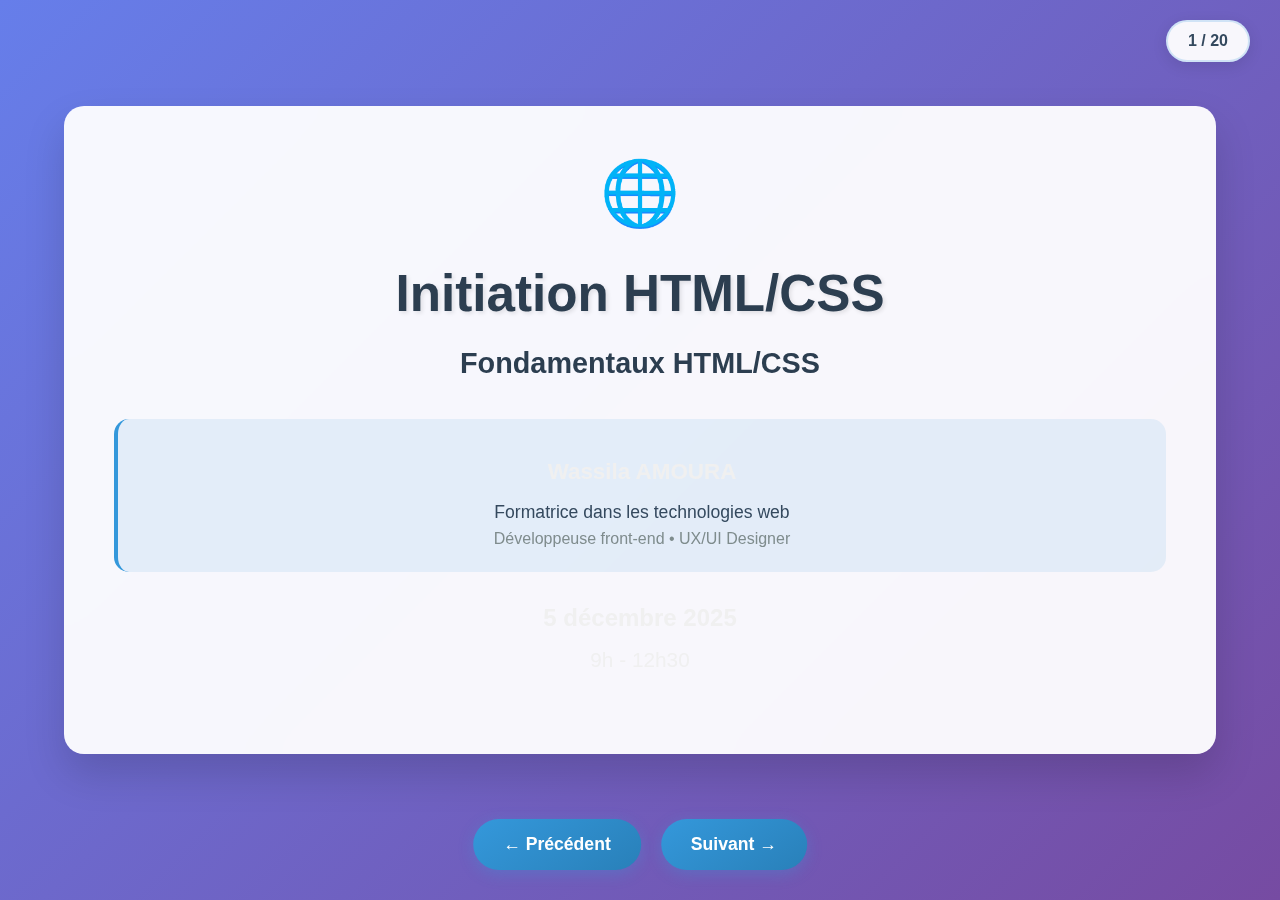
<file: index.html>
<!DOCTYPE html>
<!-- saved from url=(0080)file:///C:/Users/Latitude/Desktop/formation%20Initiation%20html%20css/index.html -->
<html lang="fr"><head><meta http-equiv="Content-Type" content="text/html; charset=UTF-8">
    
    <meta name="viewport" content="width=device-width, initial-scale=1.0">
    <title>Formation HTML/CSS - HETIC</title>
    <link rel="stylesheet" href="style.css">
</head>

<body>
        
    <div class="slideshow-container">
        <!-- Slide 1: Titre -->
        <div class="slide active">
            <div style="font-size: 4rem; margin-bottom: 2rem;">🌐</div>
            <h1>Initiation HTML/CSS</h1>
            <p style="font-size: 1.8rem; margin-bottom: 2rem; color: #2c3e50; font-weight: 600;">Fondamentaux HTML/CSS</p>
            
            <!-- Informations formatrice -->
            <div style="background: rgba(52, 152, 219, 0.1); padding: 20px; border-radius: 15px; margin: 2rem 0; border-left: 4px solid #3498db;">
                <p style="font-size: 1.4rem; font-weight: 700; color: #f0f0f0; margin-bottom: 0.5rem;">Wassila AMOURA</p>
                <p style="font-size: 1.1rem; color: #34495e; margin: 0;">Formatrice dans les technologies web</p>
                <p style="font-size: 1rem; color: #7f8c8d; margin: 0;">Développeuse front-end • UX/UI Designer</p>
            </div>
            
            <div style="font-size: 1.5rem; font-weight: 600; margin-bottom: 1rem; color: #f0f0f0;">5 décembre 2025</div>
            <div style="font-size: 1.3rem; margin-bottom: 2rem; color: #f0f0f0;">9h - 12h30</div>
         
        </div>

        <!-- Slide 2: Programme -->
        <div class="slide">
            <h2>📋 Programme de la journée</h2>
            <div class="timeline">
                <div class="time-item">
                    <span class="time">9h00 - 9h15</span>
                    <span>Accueil &amp; Présentation</span>
                </div>
                <div class="time-item">
                    <span class="time">9h15 - 9h45</span>
                    <span>HTML - Les fondamentaux</span>
                </div>
                <div class="time-item">
                    <span class="time">9h45 - 10h15</span>
                    <span>HTML - Structure avancée</span>
                </div>
                <div class="time-item">
                    <span class="time">10h30 - 11h30</span>
                    <span>CSS - Style et couleurs</span>
                </div>
                <div class="time-item">
                    <span class="time">11h30 - 12h30</span>
                    <span>CSS - Mise en page</span>
                </div>
               
            </div>
        </div>

        <!-- Slide 3: Comment fonctionne le web -->
        <div class="slide">
            <h2>🌍 Comment fonctionne le web ?</h2>
            <div class="schema">
                <div class="box">
                    <div style="font-size: 2rem; margin-bottom: 10px;">👤</div>
                    <strong>Utilisateur</strong><br>
                    <small><strong>C'est vous !</strong><br>
                    Vous voulez regarder<br>
                    une page web</small>
                </div>
                <div class="arrow">→</div>
                <div class="box">
                    <div style="font-size: 2rem; margin-bottom: 10px;">🌐</div>
                    <strong>Navigateur</strong><br>
                    <small><strong>Votre "traducteur"</strong><br>
                    Chrome, Firefox, Safari...<br>
                    Il transforme le code en page jolie</small>
                </div>
                <div class="arrow">→</div>
                <div class="box">
                    <div style="font-size: 2rem; margin-bottom: 10px;">🖥️</div>
                    <strong>Serveur</strong><br>
                    <small><strong>La "bibliothèque"</strong><br>
                    Gros ordinateur qui stocke<br>
                    tous les fichiers des sites</small>
                </div>
            </div>

            <div class="info-box yellow" style="margin-top: 2rem;">
                <h3>🏪 Analogie du magasin :</h3>
                <p style="font-size: 1rem; line-height: 1.4;">
                    <span class="highlight">Vous</span> = Client qui veut acheter • 
                    <span class="highlight">Navigateur</span> = Vendeur qui vous aide • 
                    <span class="highlight">Serveur</span> = Entrepôt avec tous les produits
                </p>
                <p style="font-size: 0.9rem; margin-top: 0.5rem;">
                    Vous demandez un produit → Le vendeur va le chercher dans l'entrepôt → Il vous le présente joliment !
                </p>
            </div>

            <div style="margin-top: 2rem;">
                <h3>Les langages du web :</h3>
                <div style="display: flex; justify-content: center; gap: 40px; margin-top: 1rem; flex-wrap: wrap;">
                    <div style="text-align: center;">
                        <div style="font-size: 2rem;">🏗️</div>
                        <span class="highlight">HTML</span> = Structure<br>
                        <small>(Le squelette de la maison)</small>
                    </div>
                    <div style="text-align: center;">
                        <div style="font-size: 2rem;">🎨</div>
                        <span class="highlight">CSS</span> = Style<br>
                        <small>(La peinture et décoration)</small>
                    </div>
                    <div style="text-align: center;">
                        <div style="font-size: 2rem;">⚡</div>
                        <span class="highlight">JavaScript</span> = Interactivité<br>
                        <small>(L'électricité qui fait marcher)</small>
                    </div>
                </div>
            </div>

            <div class="info-box green" style="margin-top: 1.5rem;">
                <p style="font-size: 1.1rem; text-align: center; margin: 0;">
                    💡 <strong>Aujourd'hui on apprend HTML et CSS pour créer notre première maison web !</strong>
                </p>
            </div>
        </div>

        <!-- Slide 4: Les métiers du web -->
        <div class="slide">
            <h2>👥 Les métiers du développement web</h2>
            
            <div class="grid-2" style="margin-top: 2rem;">
                <div>
                    <h3 style="color: #2980b9;">💻 Côté technique :</h3>
                    <div style="display: flex; flex-direction: column; gap: 15px;">
                        <div style="text-align: left; padding: 15px; background: rgba(52, 152, 219, 0.1); border-radius: 8px;">
                            <strong>Développeur Frontend</strong><br>
                            <small>🎨 <strong>Ce que vous voyez :</strong> boutons, menus, couleurs...<br>
                            C'est comme l'architecte d'intérieur d'un site web !</small>
                        </div>
                        
                        <div style="text-align: left; padding: 15px; background: rgba(155, 89, 182, 0.1); border-radius: 8px;">
                            <strong>Développeur Backend</strong><br>
                            <small>⚙️ <strong>Ce que vous ne voyez pas :</strong> serveur, base de données...<br>
                            C'est comme l'électricien et le plombier de la maison !</small>
                        </div>
                        
                        <div style="text-align: left; padding: 15px; background: rgba(46, 204, 113, 0.1); border-radius: 8px;">
                            <strong>Développeur Fullstack</strong><br>
                            <small>🔧 <strong>Fait tout :</strong> Frontend + Backend<br>
                            C'est le "homme à tout faire" du web !</small>
                        </div>
                        
                        <div style="text-align: left; padding: 15px; background: rgba(230, 126, 34, 0.1); border-radius: 8px;">
                            <strong>DevOps</strong><br>
                            <small>☁️ <strong>Met en ligne :</strong> serveurs, hébergement...<br>
                            C'est le "déménageur" qui installe le site sur internet !</small>
                        </div>
                    </div>
                </div>
                
                <div>
                    <h3 style="color: #e74c3c;">🎨 Côté créatif &amp; gestion :</h3>
                    <div style="display: flex; flex-direction: column; gap: 15px;">
                        <div style="text-align: left; padding: 15px; background: rgba(231, 76, 60, 0.1); border-radius: 8px;">
                            <strong>UX Designer</strong><br>
                            <small>🧠 <strong>Expérience utilisateur :</strong> Comment rendre le site facile ?<br>
                            C'est comme organiser les rayons d'un supermarché !</small>
                        </div>
                        
                        <div style="text-align: left; padding: 15px; background: rgba(142, 68, 173, 0.1); border-radius: 8px;">
                            <strong>UI Designer</strong><br>
                            <small>🎨 <strong>Interface graphique :</strong> Couleurs, formes, boutons...<br>
                            C'est le "décorateur" qui rend le site beau !</small>
                        </div>
                        
                        <div style="text-align: left; padding: 15px; background: rgba(243, 156, 18, 0.1); border-radius: 8px;">
                            <strong>Chef de projet</strong><br>
                            <small>📅 <strong>Organisation :</strong> Planning, budget, équipe...<br>
                            C'est le "chef d'orchestre" du projet !</small>
                        </div>
                        
                        <div style="text-align: left; padding: 15px; background: rgba(52, 73, 94, 0.1); border-radius: 8px;">
                            <strong>Product Owner</strong><br>
                            <small>💡 <strong>Besoins clients :</strong> Que veulent les utilisateurs ?<br>
                            C'est le "traducteur" entre client et développeurs !</small>
                        </div>
                    </div>
                </div>
            </div>

            <div class="info-box green" style="margin-top: 2rem;">
                <h4>🏠 Analogie maison :</h4>
                <p style="font-size: 0.95rem; line-height: 1.4; margin: 10px 0;">
                    Frontend = <span class="highlight">Décoration</span> • Backend = <span class="highlight">Électricité/Plomberie</span> • 
                    UX = <span class="highlight">Architecte</span> • UI = <span class="highlight">Décorateur</span> • 
                    Chef de projet = <span class="highlight">Maître d'œuvre</span>
                </p>
                <p style="font-size: 1rem; margin: 15px 0 0; text-align: center;"><strong>🚀 Aujourd'hui vous êtes Frontend !</strong> 
                (Vous apprenez à décorer et agencer !)</p>
            </div>
        </div>

        <!-- Slide 5: Les outils pour coder -->
        <div class="slide">
            <h2>🛠️ Les outils pour coder (IDE)</h2>
            <p style="font-size: 1.3rem; margin-bottom: 2rem;">IDE = <span class="highlight">Integrated Development Environment</span> (Environnement de développement)</p>
            
            <div class="grid-2">
                <div>
                    <h3>💻 Sur ordinateur :</h3>
                    <ul style="text-align: left; font-size: 1.1rem; line-height: 1.8;">
                        <li><span class="highlight">Visual Studio Code</span> - Microsoft (gratuit) ⭐</li>
                        <li><span class="highlight">Sublime Text</span> - Rapide et léger</li>
                        <li><span class="highlight">Atom</span> - GitHub (gratuit)</li>
                        <li><span class="highlight">WebStorm</span> - JetBrains (payant)</li>
                        <li><span class="highlight">Notepad++</span> - Simple (Windows)</li>
                    </ul>
                </div>
                <div>
                    <h3>🌐 En ligne (dans le navigateur) :</h3>
                    <ul style="text-align: left; font-size: 1.1rem; line-height: 1.8;">
                        <li><span class="highlight">CodePen</span> - Pour tester rapidement</li>
                        <li><span class="highlight">JSFiddle</span> - Partage de code</li>
                        <li><span class="highlight">Replit</span> - Collaboration en équipe</li>
                        <li><span class="highlight">GitHub Codespaces</span> - VSCode en ligne</li>
                        <li><span class="highlight">StackBlitz</span> - Projets complets</li>
                    </ul>
                </div>
            </div>

            <div class="info-box blue" style="margin-top: 2rem;">
                <p style="font-size: 1.2rem; margin: 0;"><strong>💡 Pourquoi VSCode est populaire ?</strong></p>
                <p style="font-size: 1rem; margin: 10px 0 0;">Gratuit • Extensions • Autocomplétion • Communauté énorme • Microsoft</p>
            </div>
        </div>

        <!-- Slide 6: Découverte Visual Studio Code -->
        <div class="slide">
            <h2>💻 Découverte de Visual Studio Code</h2>
            <p style="font-size: 1.4rem; margin-bottom: 2rem;">🎥 <span class="highlight">On découvre ensemble !</span></p>
            
            <div class="grid-2" style="margin-top: 3rem;">
                <div>
                    <h3>📁 Ce qu'on voit à gauche :</h3>
                    <ul style="text-align: left; font-size: 1.2rem;">
                        <li><span class="highlight">Mes fichiers</span> (comme un dossier)</li>
                        <li>On peut créer de nouveaux fichiers</li>
                        <li>On peut ouvrir des dossiers</li>
                    </ul>
                </div>
                <div>
                    <h3>✏️ Ce qu'on voit au centre :</h3>
                    <ul style="text-align: left; font-size: 1.2rem;">
                        <li><span class="highlight">Zone d'écriture</span> du code</li>
                        <li>Comme un cahier numérique</li>
                        <li>Les couleurs aident à comprendre</li>
                    </ul>
                </div>
            </div>

            <div class="info-box yellow" style="margin-top: 3rem;">
                <p style="font-size: 1.5rem; margin: 0;"><strong>🎯 On va faire ensemble :</strong></p>
                <p style="font-size: 1.2rem; margin: 10px 0 0;">Créer notre premier fichier pour notre site web !</p>
            </div>
        </div>

        <!-- Slide 7: Interface Visual Studio Code -->
        <div class="slide">
            <h2>🔍 L'interface de Visual Studio Code</h2>
            <p style="font-size: 1.3rem; margin-bottom: 2rem;">🎯 <span class="highlight">Découvrons ensemble chaque partie !</span></p>
            
            <!-- Schéma de l'interface -->
            <div style="display: grid; grid-template-columns: 1fr 2fr 1fr; gap: 20px; margin: 2rem 0; height: 400px; border: 3px solid #3498db; border-radius: 15px; background: rgba(52, 152, 219, 0.05);">
                
                <!-- Barre latérale gauche -->
                <div style="background: linear-gradient(145deg, #34495e, #2c3e50); color: white; padding: 15px; border-radius: 12px 0 0 12px; display: flex; flex-direction: column; align-items: center; gap: 10px;">
                    <div style="font-size: 1.5rem; color: #3498db;">📁</div>
                    <small style="text-align: center; line-height: 1.3;"><strong>EXPLORATEUR</strong><br>Mes fichiers et dossiers</small>
                    
                    <div style="font-size: 1.5rem; color: #e74c3c; margin-top: 10px;">🔍</div>
                    <small style="text-align: center; line-height: 1.3;"><strong>RECHERCHE</strong><br>Chercher du texte</small>
                    
                    <div style="font-size: 1.5rem; color: #f39c12; margin-top: 10px;">⚙️</div>
                    <small style="text-align: center; line-height: 1.3;"><strong>EXTENSIONS</strong><br>Outils supplémentaires</small>
                </div>
                
                <!-- Zone centrale -->
                <div style="background: white; padding: 15px; display: flex; flex-direction: column;">
                    <!-- Onglets -->
                    <div style="background: #ecf0f1; padding: 8px; margin-bottom: 10px; border-radius: 8px; display: flex; gap: 10px;">
                        <div style="background: #3498db; color: white; padding: 4px 12px; border-radius: 4px; font-size: 0.9rem;">index.html</div>
                        <div style="background: #95a5a6; color: white; padding: 4px 12px; border-radius: 4px; font-size: 0.9rem;">style.css</div>
                    </div>
                    
                    <!-- Code -->
                    <div style="background: #2c3e50; color: #ecf0f1; padding: 15px; border-radius: 8px; font-family: monospace; font-size: 0.8rem; flex: 1;">
                        <div style="color: #e74c3c;">&lt;!DOCTYPE html&gt;</div>
                        <div style="color: #e74c3c;">&lt;html&gt;</div>
                        <div style="margin-left: 20px; color: #e74c3c;">&lt;head&gt;</div>
                        <div style="margin-left: 40px; color: #f39c12;">&lt;title&gt;<span style="color: #2ecc71;">Ma page</span>&lt;/title&gt;</div>
                        <div style="margin-left: 20px; color: #e74c3c;">&lt;/head&gt;</div>
                        <div style="color: #95a5a6;">...</div>
                    </div>
                </div>
                
                <!-- Panneau droit -->
                <div style="background: linear-gradient(145deg, #26a7c7, #2a8686); padding: 15px; border-radius: 0 12px 12px 0; display: flex; flex-direction: column; align-items: center; gap: 15px;">
                    <div style="font-size: 1.5rem;">🗺️</div>
                    <small style="text-align: center; line-height: 1.3;"><strong>MINIMAP</strong><br>Vue d'ensemble du code</small>
                    
                    <div style="background: white; width: 100%; height: 80px; border-radius: 8px; position: relative;">
                        <div style="background: #3498db; width: 20px; height: 60px; margin: 10px auto; border-radius: 2px; opacity: 0.7;"></div>
                    </div>
                </div>
            </div>

            <!-- Actions importantes -->
            <div class="info-box blue" style="margin-top: 2rem;">
                <h3>🎯 Actions importantes à retenir :</h3>
                <div style="display: grid; grid-template-columns: repeat(auto-fit, minmax(200px, 1fr)); gap: 15px; margin-top: 1rem;">
                    <div style="text-align: center;">
                        <div style="font-size: 2rem;">📁</div>
                        <strong>Créer un dossier</strong><br>
                        <small>Clic droit dans l'explorateur → New Folder</small>
                    </div>
                    <div style="text-align: center;">
                        <div style="font-size: 2rem;">📄</div>
                        <strong>Créer un fichier</strong><br>
                        <small>Clic droit dans l'explorateur → New File</small>
                    </div>
                    <div style="text-align: center;">
                        <div style="font-size: 2rem;">💾</div>
                        <strong>Sauvegarder</strong><br>
                        <small>Ctrl + S (Windows) / Cmd + S (Mac)</small>
                    </div>
                    <div style="text-align: center;">
                        <div style="font-size: 2rem;">🔄</div>
                        <strong>Annuler</strong><br>
                        <small>Ctrl + Z (Windows) / Cmd + Z (Mac)</small>
                    </div>
                </div>
            </div>
        </div>

        <!-- Slide 8: Première manipulation -->
        <div class="slide">
            <h2>👐 Première manipulation : Notre espace de travail</h2>
            <p style="font-size: 1.4rem; margin-bottom: 2rem;">🎯 <span class="highlight">Suivons ensemble étape par étape !</span></p>

            <!-- Étapes numérotées -->
            <div style="display: grid; grid-template-columns: repeat(auto-fit, minmax(250px, 1fr)); gap: 20px; margin: 2rem 0;">
                
                <!-- Étape 1 -->
                <div class="box" style="background: linear-gradient(145deg, #e74c3c, #c0392b); color: white;">
                    <div style="font-size: 3rem; margin-bottom: 10px;">1️⃣</div>
                    <strong>Créer sur le bureau</strong><br>
                    <small>Sur votre bureau :<br>
                    <strong>Clic droit</strong> → <strong>"Nouveau dossier"</strong><br>
                    Nom : "formation-html-css"</small>
                </div>

                <!-- Étape 2 -->
                <div class="box" style="background: linear-gradient(145deg, #f39c12, #e67e22); color: white;">
                    <div style="font-size: 3rem; margin-bottom: 10px;">2️⃣</div>
                    <strong>Ouvrir dans VSCode</strong><br>
                    <small>Dans VSCode :<br>
                    <strong>File</strong> → <strong>"Open Folder"</strong><br>
                    Sélectionner le dossier créé</small>
                </div>

                <!-- Étape 3 -->
                <div class="box" style="background: linear-gradient(145deg, #2ecc71, #27ae60); color: white;">
                    <div style="font-size: 3rem; margin-bottom: 10px;">3️⃣</div>
                    <strong>Créer index.html</strong><br>
                    <small>Dans l'explorateur VSCode :<br>
                    <strong>Clic droit</strong> → <strong>"New File"</strong><br>
                    Nom : "index.html"</small>
                </div>

                <!-- Étape 4 -->
                <div class="box" style="background: linear-gradient(145deg, #3498db, #2980b9); color: white;">
                    <div style="font-size: 3rem; margin-bottom: 10px;">4️⃣</div>
                    <strong>Écrire et tester</strong><br>
                    <small>Dans l'éditeur :<br>
                    Taper : <strong>"Hello World!"</strong><br>
                    <strong>Ctrl + S</strong> puis ouvrir le fichier</small>
                </div>
            </div>

            <div class="info-box green">
                <p style="font-size: 1.3rem; margin: 0; text-align: center;">
                    🤝 <strong>Pas de panique si ça ne marche pas du premier coup !</strong><br>
                    <small style="font-size: 1rem;">On apprend ensemble, levez la main 🙋‍♀️🙋‍♂️</small>
                </p>
            </div>
        </div>

        <!-- Slide 9: Structure HTML -->
        <div class="slide">
            <h2>📝 Structure HTML de base</h2>
            <div class="grid-2" style="align-items: flex-start;">
                <div>
                    <div class="code-block">
<span class="highlight">&lt;!DOCTYPE html&gt;</span>
<span class="highlight">&lt;html&gt;</span>
  <span class="highlight">&lt;head&gt;</span>
    &lt;title&gt;Titre de ma page&lt;/title&gt;
  <span class="highlight">&lt;/head&gt;</span>
  <span class="highlight">&lt;body&gt;</span>
    &lt;h1&gt;Mon premier titre&lt;/h1&gt;
    &lt;p&gt;Mon premier paragraphe&lt;/p&gt;
  <span class="highlight">&lt;/body&gt;</span>
<span class="highlight">&lt;/html&gt;</span>
                    </div>
                </div>
                <div>
                    <h3>🔍 Explication :</h3>
                    <ul style="text-align: left; font-size: 1rem; line-height: 2;">
                        <li><span class="highlight">&lt;!DOCTYPE html&gt;</span><br>Dit au navigateur : "c'est du HTML5"</li>
                        <li><span class="highlight">&lt;html&gt;</span><br>Conteneur principal de toute la page</li>
                        <li><span class="highlight">&lt;head&gt;</span><br>Informations cachées (titre, liens CSS...)</li>
                        <li><span class="highlight">&lt;body&gt;</span><br>Tout ce qui est visible sur la page</li>
                    </ul>
                </div>
            </div>
            <div class="info-box blue" style="margin-top: 2rem;">
                <p style="font-size: 1.4rem; margin: 0; text-align: center;">
                    💡 Comme une <span class="highlight">lettre</span> : en-tête invisible + contenu visible
                </p>
            </div>
        </div>

        <!-- Slide 10: Balises HTML essentielles -->
        <div class="slide">
            <h2>🏷️ Les balises HTML essentielles</h2>
            
            <div class="info-box blue" style="margin-bottom: 2rem;">
                <p style="margin: 0; font-size: 1.1rem;">
                    Les <span class="highlight">balises HTML</span> structurent et donnent du sens à votre contenu
                </p>
            </div>

            <!-- Balises essentielles -->
            <div style="margin-bottom: 2rem;">
                <h3>📝 Balises de base (indispensables)</h3>
                <div style="display: grid; grid-template-columns: 1fr 1fr; gap: 20px; margin-top: 1.5rem;">
                    <div>
                        <div style="display: flex; flex-direction: column; gap: 12px;">
                            <div style="background: rgba(52, 152, 219, 0.1); padding: 12px; border-radius: 8px; text-align: left;">
                                <strong>&lt;h1&gt; &lt;h2&gt; &lt;h3&gt;</strong> - Titres<br>
                                <div class="code-block" style="font-size: 0.8rem; margin: 8px 0;">
&lt;h1&gt;Titre principal&lt;/h1&gt;
&lt;h2&gt;Sous-titre&lt;/h2&gt;
&lt;h3&gt;Titre de section&lt;/h3&gt;
                                </div>
                                <small>h1 = plus important, h6 = moins important</small>
                            </div>
                            
                            <div style="background: rgba(46, 204, 113, 0.1); padding: 12px; border-radius: 8px; text-align: left;">
                                <strong>&lt;p&gt;</strong> - Paragraphe<br>
                                <div class="code-block" style="font-size: 0.8rem; margin: 8px 0;">
&lt;p&gt;Ceci est un paragraphe de texte.&lt;/p&gt;
                                </div>
                                <small>Pour tout bloc de texte</small>
                            </div>
                            
                            <div style="background: rgba(155, 89, 182, 0.1); padding: 12px; border-radius: 8px; text-align: left;">
                                <strong>&lt;div&gt;</strong> - Conteneur générique<br>
                                <div class="code-block" style="font-size: 0.8rem; margin: 8px 0;">
&lt;div class="container"&gt;
  &lt;p&gt;Contenu groupé&lt;/p&gt;
&lt;/div&gt;
                                </div>
                                <small>Pour regrouper d'autres éléments</small>
                            </div>
                        </div>
                    </div>
                    
                    <div>
                        <div style="display: flex; flex-direction: column; gap: 12px;">
                            <div style="background: rgba(231, 76, 60, 0.1); padding: 12px; border-radius: 8px; text-align: left;">
                                <strong>&lt;img&gt;</strong> - Image<br>
                                <div class="code-block" style="font-size: 0.8rem; margin: 8px 0;">
&lt;img <span class="highlight">src="photo.jpg"</span> 
     <span class="highlight">alt="Description de l'image"</span>&gt;
                                </div>
                                <small><strong>src</strong> = chemin, <strong>alt</strong> = description (obligatoire !)</small>
                            </div>
                            
                            <div style="background: rgba(52, 73, 94, 0.1); padding: 12px; border-radius: 8px; text-align: left;">
                                <strong>&lt;a&gt;</strong> - Lien<br>
                                <div class="code-block" style="font-size: 0.8rem; margin: 8px 0;">
&lt;a <span class="highlight">href="https://google.com"</span>&gt;Aller sur Google&lt;/a&gt;
&lt;a <span class="highlight">href="mailto:contact@site.com"</span>&gt;Email&lt;/a&gt;
                                </div>
                                <small><strong>href</strong> = destination du lien</small>
                            </div>
                            
                            <div style="background: rgba(142, 68, 173, 0.1); padding: 12px; border-radius: 8px; text-align: left;">
                                <strong>&lt;ul&gt; &lt;ol&gt; &lt;li&gt;</strong> - Listes<br>
                                <div class="code-block" style="font-size: 0.8rem; margin: 8px 0;">
&lt;ul&gt; <span style="color: #7f8c8d;">/* Liste à puces */</span>
  &lt;li&gt;Élément 1&lt;/li&gt;
  &lt;li&gt;Élément 2&lt;/li&gt;
&lt;/ul&gt;
                                </div>
                                <small><strong>ul</strong> = non numérotée, <strong>ol</strong> = numérotée</small>
                            </div>
                        </div>
                    </div>
                </div>
            </div>

            <div class="info-box green" style="margin-top: 2rem;">
                <h3>✅ Bonnes pratiques HTML</h3>
                <div style="display: grid; grid-template-columns: repeat(auto-fit, minmax(250px, 1fr)); gap: 15px; margin-top: 1rem;">
                    <div style="text-align: left;">
                        <strong>📱 Toujours inclure l'attribut alt</strong><br>
                        <small>Accessibilité pour les malvoyants</small>
                    </div>
                    <div style="text-align: left;">
                        <strong>📝 Un seul &lt;h1&gt; par page</strong><br>
                        <small>Puis h2, h3... dans l'ordre</small>
                    </div>
                    <div style="text-align: left;">
                        <strong>🔗 Liens descriptifs</strong><br>
                        <small>Éviter "cliquez ici"</small>
                    </div>
                    <div style="text-align: left;">
                        <strong>🏗️ Structure logique</strong><br>
                        <small>header → nav → main → footer</small>
                    </div>
                </div>
            </div>
        </div>

        <!-- Slide 11: EXERCICE PRATIQUE HTML -->
        <div class="slide">
            <h2>🎯 EXERCICE PRATIQUE : Ma première page HTML</h2>
            <p style="font-size: 1.4rem; margin-bottom: 2rem;">⏰ <span class="highlight">20 minutes - Tous ensemble !</span></p>

            <div class="info-box yellow" style="margin-bottom: 2rem;">
                <h3>📝 Mission : Créer votre page de présentation</h3>
                <p style="margin: 10px 0; font-size: 1.1rem;">
                    Vous allez créer une page web simple qui vous présente avec <strong>HTML uniquement</strong> (pas encore de CSS)
                </p>
            </div>

            <div style="display: grid; grid-template-columns: 1fr 1fr; gap: 30px; margin: 2rem 0;">
                <div>
                    <h3>📋 Ce que votre page doit contenir :</h3>
                    <div style="display: flex; flex-direction: column; gap: 10px; text-align: left;">
                        <div style="background: rgba(52, 152, 219, 0.1); padding: 10px; border-radius: 8px;">
                            <strong>1. Un titre principal (&lt;h1&gt;)</strong><br>
                            <small>Exemple : "Bienvenue sur ma page"</small>
                        </div>
                        <div style="background: rgba(46, 204, 113, 0.1); padding: 10px; border-radius: 8px;">
                            <strong>2. Un sous-titre (&lt;h2&gt;)</strong><br>
                            <small>Exemple : "À propos de moi"</small>
                        </div>
                        <div style="background: rgba(243, 156, 18, 0.1); padding: 10px; border-radius: 8px;">
                            <strong>3. Un paragraphe de présentation (&lt;p&gt;)</strong><br>
                            <small>Parlez de vous en 2-3 phrases</small>
                        </div>
                        <div style="background: rgba(155, 89, 182, 0.1); padding: 10px; border-radius: 8px;">
                            <strong>4. Une liste de vos hobbies (&lt;ul&gt; + &lt;li&gt;)</strong><br>
                            <small>3-4 activités que vous aimez</small>
                        </div>
                        <div style="background: rgba(231, 76, 60, 0.1); padding: 10px; border-radius: 8px;">
                            <strong>5. Un lien (&lt;a&gt;)</strong><br>
                            <small>Vers un site que vous aimez</small>
                        </div>
                    </div>
                </div>

                <div>
                    <h3>💻 Code de démarrage :</h3>
                    <div class="code-block" style="font-size: 0.85rem;">
&lt;!DOCTYPE html&gt;
&lt;html lang="fr"&gt;
&lt;head&gt;
    &lt;meta charset="UTF-8"&gt;
    &lt;title&gt;Ma première page&lt;/title&gt;
&lt;/head&gt;
&lt;body&gt;
    &lt;!-- Votre contenu ici --&gt;
    
&lt;/body&gt;
&lt;/html&gt;
                    </div>

                    <div style="background: rgba(52, 152, 219, 0.1); padding: 15px; border-radius: 10px; margin: 15px 0; text-align: left;">
                        <h4>🎯 Étapes :</h4>
                        <ol style="margin: 10px 0 0 20px; line-height: 1.8;">
                            <li>Copiez le code de démarrage</li>
                            <li>Ajoutez vos balises une par une</li>
                            <li>Sauvegardez avec <strong>Ctrl + S</strong></li>
                            <li>Ouvrez le fichier dans le navigateur</li>
                            <li>Vérifiez le résultat !</li>
                        </ol>
                    </div>
                </div>
            </div>

            <div class="info-box green">
                <p style="font-size: 1.3rem; margin: 0; text-align: center;">
                    🤝 <strong>N'hésitez pas à demander de l'aide !</strong><br>
                    <small style="font-size: 1rem;">L'objectif est que tout le monde réussisse</small>
                </p>
            </div>
        </div>

        <!-- Slide 12: ID vs CLASS -->
        <div class="slide">
            <h2>🏷️ Balises HTML : ID vs CLASS</h2>
            
            <div class="grid-2" style="margin-top: 2rem;">
                <div>
                    <h3>🆔 ID (Identifiant)</h3>
                    <div class="code-block" style="font-size: 1rem;">
&lt;div <span class="highlight">id="header"</span>&gt;Mon header&lt;/div&gt;
&lt;section <span class="highlight">id="contact"</span>&gt;Contact&lt;/section&gt;

/* CSS */
<span class="highlight">#header</span> {
  background: blue;
}
                    </div>
                    <ul style="text-align: left; font-size: 1rem; margin-top: 1rem;">
                        <li>🏠 <strong>Unique</strong> sur la page</li>
                        <li>📱 Comme un numéro de téléphone</li>
                        <li>🎯 CSS : <span class="highlight">#nom-id</span></li>
                    </ul>
                </div>

                <div>
                    <h3>👕 CLASS (Classe)</h3>
                    <div class="code-block" style="font-size: 1rem;">
&lt;div <span class="highlight">class="section"</span>&gt;Section 1&lt;/div&gt;
&lt;div <span class="highlight">class="section"</span>&gt;Section 2&lt;/div&gt;

/* CSS */
<span class="highlight">.section</span> {
  padding: 20px;
}
                    </div>
                    <ul style="text-align: left; font-size: 1rem; margin-top: 1rem;">
                        <li>👥 <strong>Réutilisable</strong> plusieurs fois</li>
                        <li>🎨 Comme un uniforme scolaire</li>
                        <li>🎯 CSS : <span class="highlight">.nom-classe</span></li>
                    </ul>
                </div>
            </div>

            <div class="info-box red" style="margin-top: 2rem;">
                <h3 style="color: #e74c3c; margin: 0;">⚠️ RÈGLE D'OR</h3>
                <p style="font-size: 1.3rem; line-height: 1.4; margin: 10px 0 0;">
                    <strong>ID = UNIQUE</strong> (qu'une seule fois) • <strong>CLASS = PARTAGEABLE</strong> (plusieurs fois)
                </p>
            </div>
        </div>

        <!-- Slide 13: Syntaxe CSS -->
        <div class="slide">
            <h2>🎨 Syntaxe CSS</h2>
            <div class="code-block" style="margin: 2rem 0;">
<span class="highlight">sélecteur</span> {
  <span class="highlight">propriété</span>: valeur;
  <span class="highlight">propriété</span>: valeur;
}

/* Exemples */
<span class="highlight">h1</span> {
  <span class="highlight">color</span>: blue;
  <span class="highlight">font-size</span>: 24px;
}

<span class="highlight">.ma-classe</span> {
  <span class="highlight">background-color</span>: yellow;
}
            </div>
            <div class="info-box blue" style="margin-top: 3rem;">
                <p style="font-size: 1.6rem; margin: 0; text-align: center;">
                    CSS = <span class="highlight">Qui</span> + <span class="highlight">Quoi</span> + <span class="highlight">Comment</span>
                </p>
            </div>
        </div>

        <!-- Slide 14: CSS Fonts et couleurs -->
        <div class="slide">
            <h2>🔤 CSS : Polices et couleurs</h2>
            <p style="font-size: 1.3rem; margin-bottom: 2rem;">Personnaliser l'apparence de vos textes</p>

            <div class="grid-2" style="margin-top: 2rem;">
                <div>
                    <h3>📝 Propriétés CSS de base</h3>
                    <div class="code-block" style="font-size: 0.95rem;">
<span class="highlight">font-family</span>: Arial, sans-serif;
<span class="highlight">font-size</span>: 16px;
<span class="highlight">font-weight</span>: bold;
<span class="highlight">font-style</span>: italic;
<span class="highlight">color</span>: #333;
<span class="highlight">text-align</span>: center;
<span class="highlight">line-height</span>: 1.5;
                    </div>

                    <div style="background: rgba(52, 152, 219, 0.1); padding: 15px; border-radius: 10px; margin-top: 1rem; text-align: left;">
                        <strong>💡 Exemple pratique :</strong><br>
                        <div class="code-block" style="font-size: 0.9rem; margin-top: 10px;">
<span class="highlight">h1</span> {
  font-family: "Arial", sans-serif;
  font-size: 2rem;
  font-weight: 700;
  color: #2c3e50;
}
                        </div>
                    </div>
                </div>
                
                <div>
                    <h3>🎨 Types de polices</h3>
                    <div style="display: flex; flex-direction: column; gap: 12px;">
                        <div style="background: rgba(46, 204, 113, 0.1); padding: 12px; border-radius: 8px; text-align: left;">
                            <strong>serif</strong> - Avec empattements<br>
                            <small style="font-family: serif; font-size: 1.1rem;">Times New Roman, Georgia</small>
                        </div>
                        
                        <div style="background: rgba(155, 89, 182, 0.1); padding: 12px; border-radius: 8px; text-align: left;">
                            <strong>sans-serif</strong> - Sans empattements<br>
                            <small style="font-family: sans-serif; font-size: 1.1rem;">Arial, Helvetica</small>
                        </div>
                        
                        <div style="background: rgba(243, 156, 18, 0.1); padding: 12px; border-radius: 8px; text-align: left;">
                            <strong>monospace</strong> - Largeur fixe<br>
                            <small style="font-family: monospace; font-size: 1.1rem;">Courier New, Monaco</small>
                        </div>
                        
                        <div style="background: rgba(231, 76, 60, 0.1); padding: 12px; border-radius: 8px; text-align: left;">
                            <strong>cursive</strong> - Écriture manuscrite<br>
                            <small style="font-family: cursive; font-size: 1.1rem;">Comic Sans MS</small>
                        </div>
                    </div>
                </div>
            </div>

            <!-- Section Couleurs CSS -->
            <div style="margin-top: 3rem; border-top: 3px solid #3498db; padding-top: 2rem;">
                <h3 style="color: #e74c3c; margin-bottom: 1.5rem;">🎨 Les couleurs en CSS</h3>
                
                <div class="grid-2">
                    <div>
                        <h4>🔢 Couleurs par valeurs</h4>
                        <div style="display: flex; flex-direction: column; gap: 15px;">
                            <!-- Hexadécimale -->
                            <div style="background: rgba(52, 152, 219, 0.1); padding: 15px; border-radius: 10px; text-align: left;">
                                <strong>Hexadécimale (HEX)</strong>
                                <div class="code-block" style="font-size: 0.9rem; margin: 8px 0;">
<span class="highlight">color</span>: #FF0000; <span style="color: #7f8c8d;">/* Rouge */</span>
<span class="highlight">color</span>: #00FF00; <span style="color: #7f8c8d;">/* Vert */</span>
<span class="highlight">color</span>: #0000FF; <span style="color: #7f8c8d;">/* Bleu */</span>
                                </div>
                                <small>Format : #RRGGBB</small>
                            </div>
                            
                            <!-- RGB -->
                            <div style="background: rgba(46, 204, 113, 0.1); padding: 15px; border-radius: 10px; text-align: left;">
                                <strong>RGB (Red, Green, Blue)</strong>
                                <div class="code-block" style="font-size: 0.9rem; margin: 8px 0;">
<span class="highlight">color</span>: rgb(255, 0, 0); <span style="color: #7f8c8d;">/* Rouge */</span>
<span class="highlight">color</span>: rgb(0, 255, 0); <span style="color: #7f8c8d;">/* Vert */</span>
                                </div>
                                <small>Valeurs de 0 à 255</small>
                            </div>
                        </div>
                    </div>
                    
                    <div>
                        <h4>📛 Noms de couleurs</h4>
                        <div style="background: rgba(52, 73, 94, 0.1); padding: 15px; border-radius: 10px; text-align: left;">
                            <div class="code-block" style="font-size: 0.9rem; margin: 8px 0;">
<span class="highlight">color</span>: red;
<span class="highlight">color</span>: blue;
<span class="highlight">color</span>: green;
<span class="highlight">color</span>: orange;
<span class="highlight">color</span>: purple;
                            </div>
                            <small>147 couleurs prédéfinies disponibles</small>
                        </div>
                    </div>
                </div>
            </div>
        </div>

        <!-- Slide 15: EXERCICE PRATIQUE CSS -->
        <div class="slide">
            <h2>🎨 EXERCICE PRATIQUE : Styliser ma page</h2>
            <p style="font-size: 1.4rem; margin-bottom: 2rem;">⏰ <span class="highlight">25 minutes - Rendez votre page belle !</span></p>

            <div class="info-box yellow" style="margin-bottom: 2rem;">
                <h3>🎯 Mission : Ajouter du CSS à votre page HTML</h3>
                <p style="margin: 10px 0; font-size: 1.1rem;">
                    Vous allez créer un fichier CSS et styliser la page que vous avez créée précédemment
                </p>
            </div>

            <div style="display: grid; grid-template-columns: 1fr 1fr; gap: 30px; margin: 2rem 0;">
                <div>
                    <h3>📋 Étapes à suivre :</h3>
                    <div style="display: flex; flex-direction: column; gap: 10px; text-align: left;">
                        <div style="background: rgba(52, 152, 219, 0.1); padding: 10px; border-radius: 8px;">
                            <strong>1. Créer style.css</strong><br>
                            <small>Nouveau fichier dans le même dossier</small>
                        </div>
                        <div style="background: rgba(46, 204, 113, 0.1); padding: 10px; border-radius: 8px;">
                            <strong>2. Lier CSS au HTML</strong><br>
                            <small>Ajouter la ligne dans le &lt;head&gt;</small>
                        </div>
                        <div style="background: rgba(243, 156, 18, 0.1); padding: 10px; border-radius: 8px;">
                            <strong>3. Styliser le titre h1</strong><br>
                            <small>Couleur, taille, centrage</small>
                        </div>
                        <div style="background: rgba(155, 89, 182, 0.1); padding: 10px; border-radius: 8px;">
                            <strong>4. Changer la police</strong><br>
                            <small>font-family sur le body</small>
                        </div>
                        <div style="background: rgba(231, 76, 60, 0.1); padding: 10px; border-radius: 8px;">
                            <strong>5. Colorer vos liens</strong><br>
                            <small>Changer la couleur des liens</small>
                        </div>
                    </div>
                </div>

                <div>
                    <h3>💻 Code de démarrage :</h3>
                    <div>
                        <strong>Dans le HTML (dans &lt;head&gt;) :</strong>
                        <div class="code-block" style="font-size: 0.85rem; margin: 10px 0;">
&lt;link rel="stylesheet" href="style.css"&gt;
                        </div>
                    </div>

                    <div>
                        <strong>Dans style.css :</strong>
                        <div class="code-block" style="font-size: 0.85rem; margin: 10px 0;">
/* Tout le document */
body {
    font-family: Arial, sans-serif;
    margin: 20px;
}

/* Le titre principal */
h1 {
    color: #2c3e50;
    text-align: center;
    font-size: 2.5rem;
}

/* Les liens */
a {
    color: #3498db;
}
                        </div>
                    </div>
                </div>
            </div>

            <div class="info-box green">
                <h3>🏆 Challenges bonus (si vous avez fini) :</h3>
                <div style="display: grid; grid-template-columns: repeat(auto-fit, minmax(200px, 1fr)); gap: 15px; margin-top: 1rem;">
                    <div style="text-align: left;">
                        <strong>🌈 Changer le fond de page</strong><br>
                        <small>background-color sur body</small>
                    </div>
                    <div style="text-align: left;">
                        <strong>📦 Ajouter de l'espacement</strong><br>
                        <small>padding sur les paragraphes</small>
                    </div>
                    <div style="text-align: left;">
                        <strong>🎨 Styliser la liste</strong><br>
                        <small>Changer la couleur des puces</small>
                    </div>
                    <div style="text-align: left;">
                        <strong>💫 Être créatif !</strong><br>
                        <small>Testez d'autres propriétés</small>
                    </div>
                </div>
            </div>
        </div>

        <!-- Slide 16: Relations parent/enfant (simplifié) -->
        <div class="slide">
            <h2>👨‍👩‍👧‍👦 Relations parent/enfant en HTML</h2>
            
            <div class="info-box blue" style="margin-bottom: 2rem;">
                <p style="margin: 0; font-size: 1.2rem;">
                    En HTML, les balises s'imbriquent comme des <span class="highlight">poupées russes</span> 🪆
                </p>
            </div>

            <div class="grid-2">
                <div>
                    <h3>🏠 Structure familiale</h3>
                    <div class="code-block" style="font-size: 0.9rem;">
&lt;div class="parent"&gt;
  &lt;h2&gt;Je suis un enfant&lt;/h2&gt;
  &lt;p&gt;Moi aussi je suis un enfant&lt;/p&gt;
  &lt;ul&gt;
    &lt;li&gt;Je suis un petit-enfant&lt;/li&gt;
    &lt;li&gt;Moi aussi !&lt;/li&gt;
  &lt;/ul&gt;
&lt;/div&gt;
                    </div>
                </div>
                
                <div>
                    <h3>📋 Vocabulaire simple</h3>
                    <div style="display: flex; flex-direction: column; gap: 15px;">
                        <div style="background: rgba(52, 152, 219, 0.1); padding: 15px; border-radius: 8px; text-align: left;">
                            <strong>🏠 Parent</strong><br>
                            <small>La balise qui "contient" les autres<br>
                            Dans l'exemple : &lt;div&gt;</small>
                        </div>
                        
                        <div style="background: rgba(46, 204, 113, 0.1); padding: 15px; border-radius: 8px; text-align: left;">
                            <strong>👶 Enfant</strong><br>
                            <small>Les balises à l'intérieur<br>
                            Dans l'exemple : &lt;h2&gt;, &lt;p&gt;, &lt;ul&gt;</small>
                        </div>
                        
                        <div style="background: rgba(243, 156, 18, 0.1); padding: 15px; border-radius: 8px; text-align: left;">
                            <strong>👶👶 Petit-enfant</strong><br>
                            <small>Les enfants des enfants<br>
                            Dans l'exemple : les &lt;li&gt;</small>
                        </div>
                    </div>
                </div>
            </div>

            <div class="info-box green" style="margin-top: 2rem;">
                <h3>💡 Pourquoi c'est important ?</h3>
                <div style="display: grid; grid-template-columns: repeat(auto-fit, minmax(250px, 1fr)); gap: 15px; margin-top: 1rem;">
                    <div style="text-align: left;">
                        <strong>🎨 CSS ciblé</strong><br>
                        <small>Styliser précisément : .parent h2 { }</small>
                    </div>
                    <div style="text-align: left;">
                        <strong>🏗️ Structure claire</strong><br>
                        <small>Organiser logiquement le contenu</small>
                    </div>
                    <div style="text-align: left;">
                        <strong>♿ Accessibilité</strong><br>
                        <small>Les lecteurs d'écran comprennent mieux</small>
                    </div>
                    <div style="text-align: left;">
                        <strong>🔧 Maintenance</strong><br>
                        <small>Plus facile de modifier le code</small>
                    </div>
                </div>
            </div>

            <div style="margin-top: 2rem;">
                <h3>🎯 Exemple pratique avec CSS</h3>
                <div class="grid-2" style="gap: 30px;">
                    <div>
                        <strong>HTML :</strong>
                        <div class="code-block" style="font-size: 0.85rem;">
&lt;div class="article"&gt;
  &lt;h2&gt;Mon titre&lt;/h2&gt;
  &lt;p&gt;Mon paragraphe&lt;/p&gt;
&lt;/div&gt;
                        </div>
                    </div>
                    <div>
                        <strong>CSS :</strong>
                        <div class="code-block" style="font-size: 0.85rem;">
<span class="highlight">.article h2</span> {
  color: blue;
}

<span class="highlight">.article p</span> {
  font-size: 18px;
}
                        </div>
                    </div>
                </div>
            </div>
        </div>

        <!-- Slide 17: Introduction au Flexbox (simplifié) -->
        <div class="slide">
            <h2>🧩 Flexbox : Aligner facilement</h2>
            
            <div class="info-box green" style="margin-bottom: 2rem;">
                <p style="margin: 0; font-size: 1.2rem; text-align: center;">
                    <span class="highlight">Flexbox</span> = La méthode moderne pour aligner les éléments
                </p>
            </div>

            <div style="display: grid; grid-template-columns: 1fr 1fr; gap: 30px; margin: 2rem 0; align-items: flex-start;">
                <div>
                    <h3>💻 Code simple :</h3>
                    <div class="code-block">
<span style="color: #95a5a6;">/* HTML */</span>
&lt;div class="<span class="highlight">container</span>"&gt;
  &lt;div class="item"&gt;1&lt;/div&gt;
  &lt;div class="item"&gt;2&lt;/div&gt;
  &lt;div class="item"&gt;3&lt;/div&gt;
&lt;/div&gt;

<span style="color: #95a5a6;">/* CSS */</span>
.<span class="highlight">container</span> {
  <span class="highlight">display: flex;</span>
  <span class="highlight">justify-content: center;</span>
  <span class="highlight">gap: 20px;</span>
}
                    </div>
                </div>

                <div>
                    <h3>🎯 Résultat :</h3>
                    <div style="background: #ecf0f1; border: 2px solid #3498db; border-radius: 8px; padding: 15px; margin: 15px 0;">
                        <div style="display: flex; justify-content: center; gap: 20px; flex-wrap: wrap;">
                            <div style="background: #3498db; color: white; padding: 15px; border-radius: 4px; font-size: 1rem; font-weight: bold; min-width: 50px; text-align: center;">1</div>
                            <div style="background: #3498db; color: white; padding: 15px; border-radius: 4px; font-size: 1rem; font-weight: bold; min-width: 50px; text-align: center;">2</div>
                            <div style="background: #3498db; color: white; padding: 15px; border-radius: 4px; font-size: 1rem; font-weight: bold; min-width: 50px; text-align: center;">3</div>
                        </div>
                    </div>
                    <small style="color: #7f8c8d;">Les éléments se centrent automatiquement avec de l'espacement !</small>
                </div>
            </div>

            <!-- Propriétés essentielles -->
            <div style="margin: 3rem 0;">
                <h3 style="color: #2ecc71; font-size: 1.5rem;">🔑 3 propriétés à retenir :</h3>
                <div style="display: grid; grid-template-columns: repeat(auto-fit, minmax(280px, 1fr)); gap: 20px; margin: 2rem 0;">
                    <div style="background: rgba(46, 204, 113, 0.1); padding: 20px; border-radius: 10px; border-left: 4px solid #2ecc71; text-align: left;">
                        <strong>display: flex;</strong><br>
                        <small style="margin: 8px 0; display: block;">Active le mode Flexbox sur le conteneur</small>
                        <div class="code-block" style="font-size: 0.8rem;">
.container {
  display: flex;
}
                        </div>
                    </div>

                    <div style="background: rgba(46, 204, 113, 0.1); padding: 20px; border-radius: 10px; border-left: 4px solid #2ecc71; text-align: left;">
                        <strong>justify-content</strong><br>
                        <small style="margin: 8px 0; display: block;">Alignement horizontal</small>
                        <div class="code-block" style="font-size: 0.8rem;">
justify-content: center;
justify-content: space-between;
                        </div>
                    </div>

                    <div style="background: rgba(46, 204, 113, 0.1); padding: 20px; border-radius: 10px; border-left: 4px solid #2ecc71; text-align: left;">
                        <strong>gap</strong><br>
                        <small style="margin: 8px 0; display: block;">Espacement entre les éléments</small>
                        <div class="code-block" style="font-size: 0.8rem;">
gap: 20px;
gap: 1rem;
                        </div>
                    </div>
                </div>
            </div>

            <!-- Cas d'usage simples -->
            <div class="info-box blue">
                <h4>🎯 Cas d'usage courants :</h4>
                <div style="display: grid; grid-template-columns: repeat(auto-fit, minmax(200px, 1fr)); gap: 15px; margin-top: 1rem;">
                    <div style="text-align: left;">
                        <strong>📱 Menu de navigation</strong><br>
                        <small>Aligner les liens horizontalement</small>
                    </div>
                    <div style="text-align: left;">
                        <strong>📦 Cartes côte à côte</strong><br>
                        <small>Afficher des produits en ligne</small>
                    </div>
                    <div style="text-align: left;">
                        <strong>🎯 Centrer du contenu</strong><br>
                        <small>Centrer parfaitement un élément</small>
                    </div>
                    <div style="text-align: left;">
                        <strong>🏠 Header avec logo et menu</strong><br>
                        <small>Logo à gauche, menu à droite</small>
                    </div>
                </div>
            </div>
        </div>

        <!-- Slide 18: Exercice bonus (optionnel) -->
        <div class="slide">
            <h2>🏆 EXERCICE BONUS : Menu avec Flexbox</h2>
            <p style="font-size: 1.4rem; margin-bottom: 2rem;">⏰ <span class="highlight">15 minutes - Pour les plus rapides !</span></p>

            <div class="info-box yellow" style="margin-bottom: 2rem;">
                <h3>🎯 Mission : Créer un menu de navigation</h3>
                <p style="margin: 10px 0; font-size: 1.1rem;">
                    Ajouter un menu horizontal en haut de votre page avec Flexbox
                </p>
            </div>

            <div style="display: grid; grid-template-columns: 1fr 1fr; gap: 30px; margin: 2rem 0;">
                <div>
                    <h3>💻 Code à ajouter dans votre HTML :</h3>
                    <div class="code-block" style="font-size: 0.85rem;">
&lt;!-- Après &lt;body&gt; --&gt;
&lt;nav class="menu"&gt;
  &lt;a href="#accueil"&gt;Accueil&lt;/a&gt;
  &lt;a href="#apropos"&gt;À propos&lt;/a&gt;
  &lt;a href="#hobbies"&gt;Mes hobbies&lt;/a&gt;
  &lt;a href="#contact"&gt;Contact&lt;/a&gt;
&lt;/nav&gt;
                    </div>

                    <h3 style="margin-top: 2rem;">🎨 CSS à ajouter :</h3>
                    <div class="code-block" style="font-size: 0.85rem;">
.menu {
  display: flex;
  justify-content: center;
  gap: 30px;
  background-color: #3498db;
  padding: 15px;
}

.menu a {
  color: white;
  text-decoration: none;
  padding: 8px 16px;
  border-radius: 4px;
}

.menu a:hover {
  background-color: rgba(255,255,255,0.2);
}
                    </div>
                </div>

                <div>
                    <h3>🎯 Résultat attendu :</h3>
                    <div style="background: #3498db; padding: 15px; border-radius: 8px; margin: 15px 0;">
                        <div style="display: flex; justify-content: center; gap: 30px;">
                            <div style="background: rgba(255,255,255,0.2); color: white; padding: 8px 16px; border-radius: 4px; font-size: 0.9rem;">Accueil</div>
                            <div style="color: white; padding: 8px 16px; border-radius: 4px; font-size: 0.9rem;">À propos</div>
                            <div style="color: white; padding: 8px 16px; border-radius: 4px; font-size: 0.9rem;">Mes hobbies</div>
                            <div style="color: white; padding: 8px 16px; border-radius: 4px; font-size: 0.9rem;">Contact</div>
                        </div>
                    </div>

                    <div style="background: rgba(46, 204, 113, 0.1); padding: 15px; border-radius: 10px; margin: 15px 0; text-align: left;">
                        <h4>💡 Ce que vous apprenez :</h4>
                        <ul style="margin: 10px 0 0 20px; line-height: 1.8;">
                            <li>Utiliser Flexbox pour aligner</li>
                            <li>Styliser des liens de navigation</li>
                            <li>Ajouter des effets au survol (:hover)</li>
                            <li>Créer un design moderne</li>
                        </ul>
                    </div>
                </div>
            </div>

            <div class="info-box green">
                <p style="font-size: 1.2rem; margin: 0; text-align: center;">
                    🌟 <strong>Félicitations ! Vous avez créé votre premier site web avec navigation !</strong>
                </p>
            </div>
        </div>

        <!-- Slide 19: Histoire des langages (déplacé en fin) -->
        <div class="slide">
            <h2>💻 L'univers des langages de programmation</h2>
            <p style="font-size: 1.3rem; margin-bottom: 2rem;">De l'histoire aux tendances actuelles</p>

            <!-- Histoire -->
            <div class="info-box yellow" style="margin-bottom: 2rem;">
                <h3>📚 Un peu d'histoire...</h3>
                <div style="display: grid; grid-template-columns: 1fr 1fr; gap: 25px; margin-top: 1rem; align-items: center;">
                    <div>
                        <div style="background: rgba(52, 152, 219, 0.1); padding: 15px; border-radius: 10px; text-align: left;">
                            <strong>1943-1945 : Plankalkül</strong><br>
                            <small>👨‍💻 <strong>Konrad Zuse</strong> (Allemagne)<br>
                            Premier langage de programmation conçu au monde</small>
                        </div>
                        
                        <div style="background: rgba(46, 204, 113, 0.1); padding: 15px; border-radius: 10px; margin-top: 15px; text-align: left;">
                            <strong>1954-1957 : FORTRAN</strong><br>
                            <small>🏢 <strong>John Backus</strong> chez IBM<br>
                            Premier langage largement utilisé dans l'industrie</small>
                        </div>
                    </div>
                    <div style="text-align: center;">
                        <div style="font-size: 4rem; margin-bottom: 1rem;">⏰</div>
                        <p style="font-size: 1.1rem; line-height: 1.4;">
                            Il y a <span class="highlight">80 ans</span>,<br>
                            les premiers pionniers<br>
                            inventaient les langages<br>
                            de programmation !
                        </p>
                    </div>
                </div>
            </div>

            <!-- Langages les plus utilisés en 2024 -->
            <div style="margin-top: 2rem;">
                <h3>🏆 Les langages les plus utilisés en 2024</h3>
                <div style="display: grid; grid-template-columns: repeat(auto-fit, minmax(160px, 1fr)); gap: 15px; margin-top: 1.5rem;">
                    
                    <div style="background: linear-gradient(145deg, #f7df1e, #f0db4f); padding: 15px; border-radius: 10px; color: #2c3e50;">
                        <div style="font-size: 2.5rem;">🥇</div>
                        <strong>JavaScript</strong><br>
                        <small>Web, applications, serveurs</small>
                    </div>
                    
                    <div style="background: linear-gradient(145deg, #3776ab, #4b8bbe); padding: 15px; border-radius: 10px; color: white;">
                        <div style="font-size: 2.5rem;">🥈</div>
                        <strong>Python</strong><br>
                        <small>IA, data science, web</small>
                    </div>
                    
                    <div style="background: linear-gradient(145deg, #ed8b00, #f89820); padding: 15px; border-radius: 10px; color: white;">
                        <div style="font-size: 2.5rem;">🥉</div>
                        <strong>Java</strong><br>
                        <small>Applications d'entreprise</small>
                    </div>
                    
                    <div style="background: linear-gradient(145deg, #007acc, #0099cc); padding: 15px; border-radius: 10px; color: white;">
                        <div style="font-size: 2.5rem;">4️⃣</div>
                        <strong>TypeScript</strong><br>
                        <small>JavaScript avec types</small>
                    </div>
                    
                    <div style="background: linear-gradient(145deg, #239120, #68217a); padding: 15px; border-radius: 10px; color: white;">
                        <div style="font-size: 2.5rem;">5️⃣</div>
                        <strong>C#</strong><br>
                        <small>Microsoft, .NET</small>
                    </div>
                    
                    <div style="background: linear-gradient(145deg, #777bb4, #4c5789); padding: 15px; border-radius: 10px; color: white;">
                        <div style="font-size: 2.5rem;">6️⃣</div>
                        <strong>PHP</strong><br>
                        <small>Sites web dynamiques</small>
                    </div>
                </div>
            </div>

            <!-- Position de HTML/CSS -->
            <div class="info-box green" style="margin-top: 2rem;">
                <h3>🎯 HTML et CSS dans tout ça ?</h3>
                <p style="margin: 10px 0 0; font-size: 1.1rem; line-height: 1.5;">
                    <span class="highlight">HTML/CSS</span> ne sont pas des langages de programmation au sens strict, mais des 
                    <strong>langages de balisage et de style</strong>. Ils sont <strong>indispensables</strong> et constituent 
                    la <strong>base de TOUT</strong> développement web. C'est pourquoi on commence par eux !
                </p>
            </div>
        </div>

        <!-- Slide 20: Ressources -->
        <div class="slide">
            <h2>📚 Pour continuer après aujourd'hui</h2>
            <div style="display: grid; grid-template-columns: repeat(auto-fit, minmax(300px, 1fr)); gap: 20px; margin: 2rem 0;">
                <div class="box">
                    <div style="font-size: 2rem; margin-bottom: 10px;">🌐</div>
                    <strong>MDN Web Docs</strong><br>
                    <small>Documentation officielle Mozilla<br>
                    developer.mozilla.org</small>
                </div>
                <div class="box">
                    <div style="font-size: 2rem; margin-bottom: 10px;">🎓</div>
                    <strong>FreeCodeCamp</strong><br>
                    <small>Cours gratuits et interactifs<br>
                    freecodecamp.org</small>
                </div>
                <div class="box">
                    <div style="font-size: 2rem; margin-bottom: 10px;">📖</div>
                    <strong>OpenClassrooms</strong><br>
                    <small>Formations françaises<br>
                    openclassrooms.com</small>
                </div>
                <div class="box">
                    <div style="font-size: 2rem; margin-bottom: 10px;">🎮</div>
                    <strong>CSS Diner</strong><br>
                    <small>Jeu pour apprendre les sélecteurs<br>
                    flukeout.github.io</small>
                </div>
                <div class="box">
                    <div style="font-size: 2rem; margin-bottom: 10px;">💻</div>
                    <strong>CodePen</strong><br>
                    <small>Terrain de jeu pour tester<br>
                    codepen.io</small>
                </div>
                <div class="box">
                    <div style="font-size: 2rem; margin-bottom: 10px;">🎨</div>
                    <strong>Google Fonts</strong><br>
                    <small>Polices gratuites<br>
                    fonts.google.com</small>
                </div>
            </div>
            
            <div class="info-box yellow" style="margin-top: 3rem;">
                <p style="font-size: 1.6rem; margin: 0;"><span class="highlight">💡 Conseil :</span> Pratiquez 15 minutes par jour !</p>
            </div>
            
            <div class="info-box green" style="margin-top: 2rem;">
                <p style="margin: 0; font-size: 1.6rem;"><strong>🚀 Félicitations ! Vous avez toutes les bases pour commencer votre aventure web !</strong></p>
                <p style="margin: 15px 0 0; font-size: 1.2rem;">Merci pour votre attention et votre participation ! 👏</p>
            </div>
        </div>
    </div>

    <div class="slide-counter">
        <span id="current-slide">1</span> / <span id="total-slides">20</span>
    </div>

    <div class="navigation">
        <button class="nav-btn" onclick="previousSlide()">← Précédent</button>
        <button class="nav-btn" onclick="nextSlide()">Suivant →</button>
    </div>

    <script>
        let currentSlide = 0;
        const slides = document.querySelectorAll('.slide');
        const totalSlides = slides.length;
        
        document.getElementById('total-slides').textContent = totalSlides;

        function showSlide(n) {
            slides.forEach(slide => slide.classList.remove('active'));
            
            if (n >= totalSlides) currentSlide = 0;
            if (n < 0) currentSlide = totalSlides - 1;
            
            slides[currentSlide].classList.add('active');
            document.getElementById('current-slide').textContent = currentSlide + 1;
        }

        function nextSlide() {
            currentSlide++;
            showSlide(currentSlide);
        }

        function previousSlide() {
            currentSlide--;
            showSlide(currentSlide);
        }

        // Navigation au clavier
        document.addEventListener('keydown', function(e) {
            if (e.key === 'ArrowRight') nextSlide();
            if (e.key === 'ArrowLeft') previousSlide();
        });

        // Initialisation
        showSlide(currentSlide);
    </script>

</body></html>
</file>
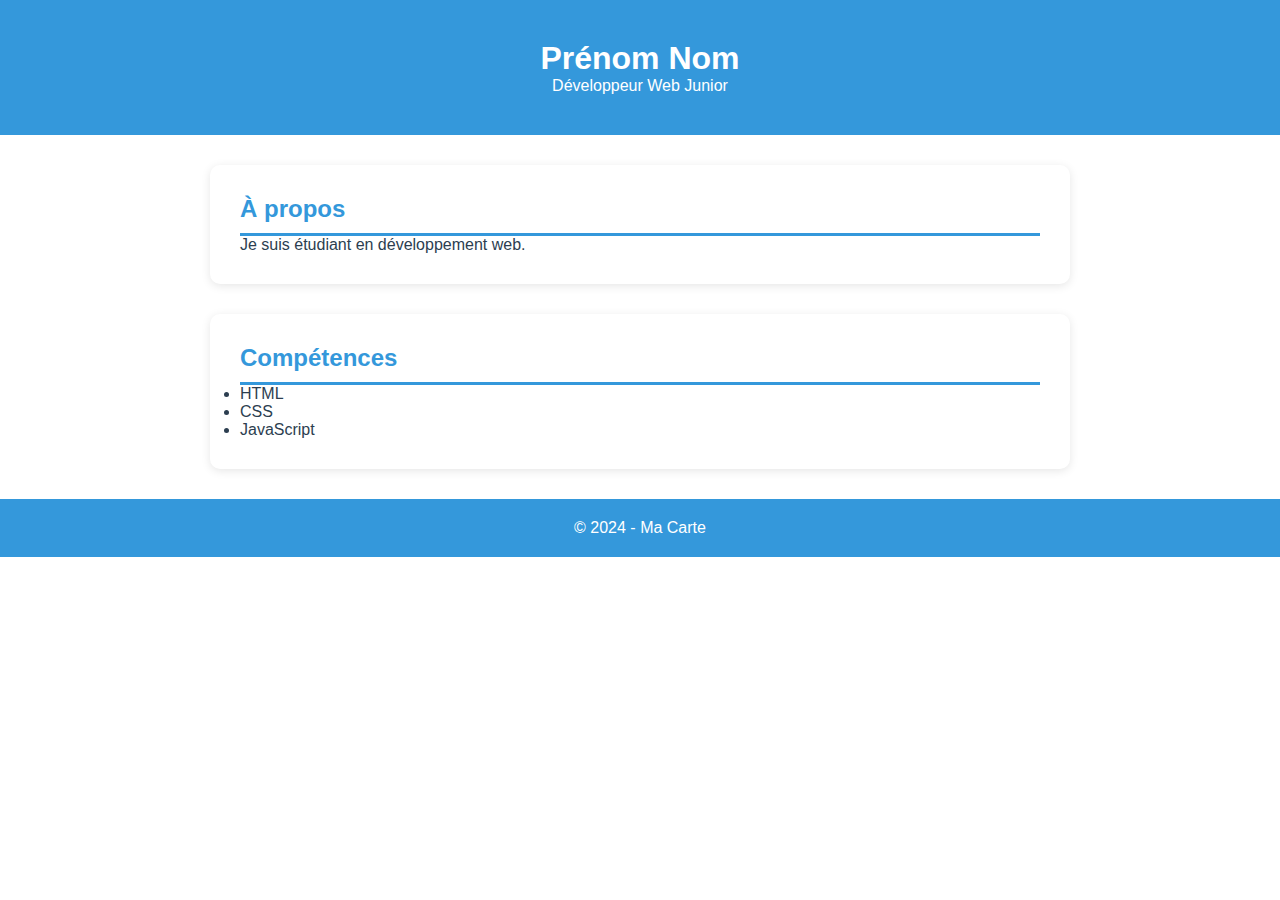
<file: cartevisite.html>
<!DOCTYPE html>
<html lang="fr">
  <head>
    <meta charset="UTF-8" />
    <title>Ma Carte de Visite</title>
    <link rel="stylesheet" href="cartevisite.css" />
  </head>
  <body>
    <header>
      <h1>Prénom Nom</h1>
      <p class="metier">Développeur Web Junior</p>
    </header>
    <section class="a-propos">
      <h2>À propos</h2>
      <p>Je suis étudiant en développement web.</p>
    </section>
    <section class="competences">
      <h2>Compétences</h2>
      <ul>
        <li>HTML</li>
        <li>CSS</li>
        <li>JavaScript</li>
      </ul>
    </section>
    <footer><p>© 2024 - Ma Carte</p></footer>
  </body>
</html>
</file>
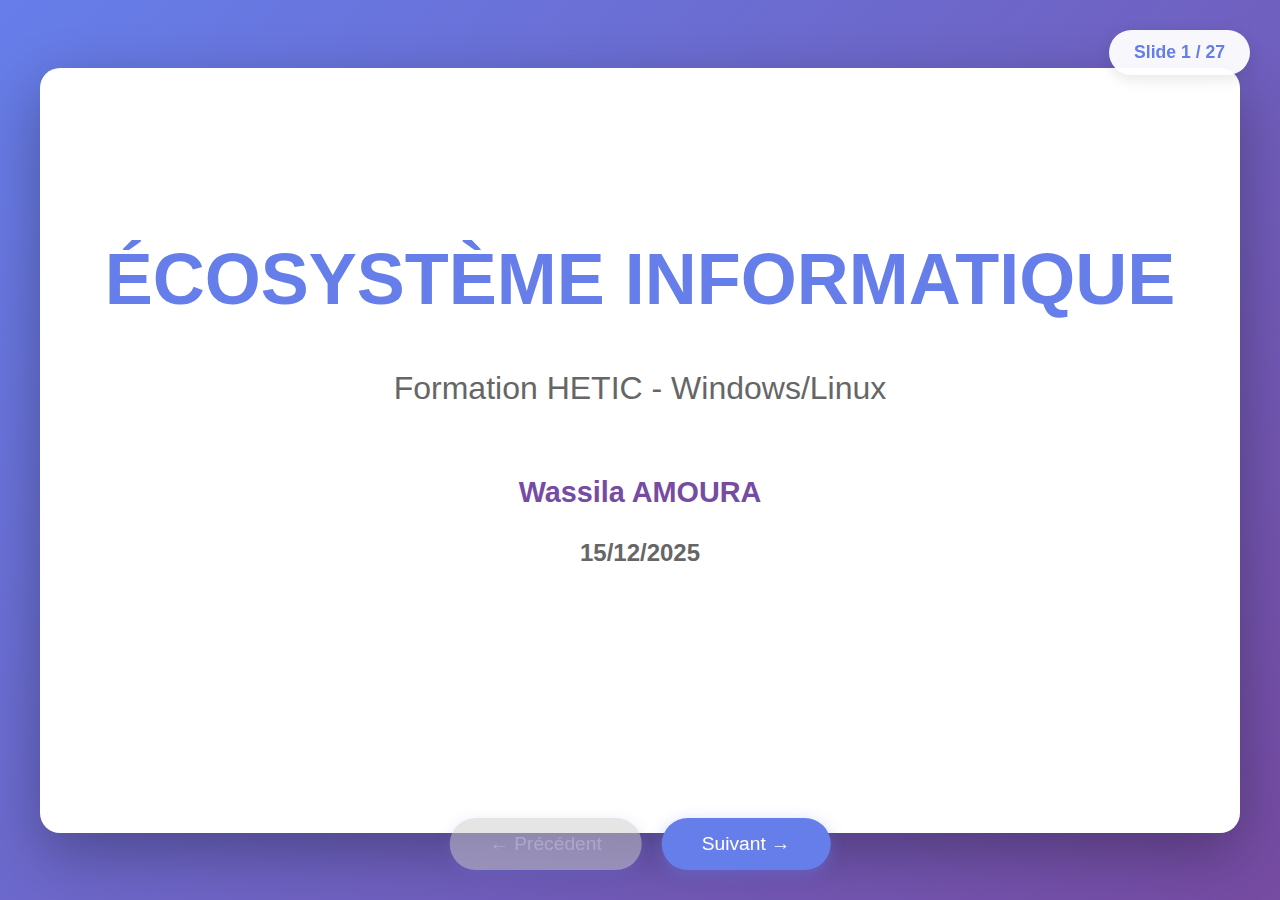
<file: ecosysteme.html>
<!DOCTYPE html>
<html lang="fr">
<head>
    <meta charset="UTF-8">
    <meta name="viewport" content="width=device-width, initial-scale=1.0">
    <title>Écosystème Informatique - Windows</title>
    <style>
        * {
            margin: 0;
            padding: 0;
            box-sizing: border-box;
        }
        
        body {
            font-family: 'Segoe UI', Tahoma, Geneva, Verdana, sans-serif;
            background: linear-gradient(135deg, #667eea 0%, #764ba2 100%);
            color: #333;
            overflow: hidden;
        }
        
        .slide-container {
            width: 100vw;
            height: 100vh;
            display: flex;
            align-items: center;
            justify-content: center;
            padding: 40px;
        }
        
        .slide {
            background: white;
            border-radius: 20px;
            box-shadow: 0 20px 60px rgba(0,0,0,0.3);
            padding: 50px;
            max-width: 1400px;
            width: 100%;
            height: 85vh;
            display: none;
            overflow-y: auto;
            animation: fadeIn 0.5s ease-in;
        }
        
        .slide.active {
            display: block;
        }
        
        @keyframes fadeIn {
            from { opacity: 0; transform: translateY(20px); }
            to { opacity: 1; transform: translateY(0); }
        }
        
        h1 {
            font-size: 3rem;
            color: #667eea;
            margin-bottom: 20px;
        }
        
        h2 {
            font-size: 2.2rem;
            color: #667eea;
            margin-bottom: 25px;
            border-bottom: 4px solid #667eea;
            padding-bottom: 15px;
        }
        
        h3 {
            font-size: 1.6rem;
            color: #764ba2;
            margin: 20px 0 10px 0;
        }
        
        p, li {
            font-size: 1.2rem;
            line-height: 1.8;
            margin-bottom: 12px;
        }
        
        ul, ol {
            margin-left: 35px;
            margin-bottom: 15px;
        }
        
        a {
            color: #667eea;
            text-decoration: none;
            font-weight: bold;
        }
        
        a:hover {
            text-decoration: underline;
        }
        
        .center {
            text-align: center;
        }
        
        .warning {
            background: #fff3cd;
            border-left: 5px solid #ffc107;
            padding: 15px;
            margin: 15px 0;
            border-radius: 5px;
        }
        
        .success {
            background: #d4edda;
            border-left: 5px solid #28a745;
            padding: 15px;
            margin: 15px 0;
            border-radius: 5px;
        }
        
        .danger {
            background: #f8d7da;
            border-left: 5px solid #dc3545;
            padding: 15px;
            margin: 15px 0;
            border-radius: 5px;
        }
        
        .info {
            background: #d1ecf1;
            border-left: 5px solid #17a2b8;
            padding: 15px;
            margin: 15px 0;
            border-radius: 5px;
        }
        
        .navigation {
            position: fixed;
            bottom: 30px;
            left: 50%;
            transform: translateX(-50%);
            display: flex;
            gap: 20px;
            z-index: 1000;
        }
        
        button {
            background: #667eea;
            color: white;
            border: none;
            padding: 15px 40px;
            font-size: 1.2rem;
            border-radius: 50px;
            cursor: pointer;
            transition: all 0.3s;
            box-shadow: 0 4px 15px rgba(102, 126, 234, 0.4);
        }
        
        button:hover:not(:disabled) {
            background: #764ba2;
            transform: translateY(-2px);
            box-shadow: 0 6px 20px rgba(118, 75, 162, 0.4);
        }
        
        button:disabled {
            background: #ccc;
            cursor: not-allowed;
            opacity: 0.5;
        }
        
        .slide-number {
            position: fixed;
            top: 30px;
            right: 30px;
            background: rgba(255,255,255,0.95);
            padding: 12px 25px;
            border-radius: 30px;
            font-size: 1.1rem;
            color: #667eea;
            font-weight: bold;
            box-shadow: 0 4px 15px rgba(0,0,0,0.1);
            z-index: 1000;
        }
        
        code {
            background: #f4f4f4;
            padding: 3px 8px;
            border-radius: 4px;
            font-family: 'Courier New', monospace;
            color: #e83e8c;
            font-size: 1.1rem;
        }
        
        .columns {
            display: grid;
            grid-template-columns: 1fr 1fr;
            gap: 25px;
            margin: 20px 0;
        }
        
        .box {
            border: 3px solid #667eea;
            padding: 20px;
            border-radius: 10px;
            background: #f8f9fa;
            margin-bottom: 15px;
        }
        
        .link-box {
            background: white;
            border: 2px solid #667eea;
            padding: 15px;
            margin: 10px 0;
            border-radius: 8px;
            display: flex;
            align-items: center;
            justify-content: space-between;
        }
        
        .link-box a {
            font-size: 1.1rem;
            display: inline-block;
            padding: 8px 15px;
            background: #667eea;
            color: white;
            border-radius: 5px;
        }
        
        pre {
            background: #2d2d2d;
            color: #f8f8f2;
            padding: 20px;
            border-radius: 8px;
            overflow-x: auto;
            font-size: 1.1rem;
            line-height: 1.6;
        }
        
        strong {
            color: #667eea;
        }
    </style>
</head>
<body>
    <div class="slide-number">
        Slide <span id="current">1</span> / <span id="total">23</span>
    </div>
    
    <div class="slide-container">
        <!-- SLIDE 1 -->
        <div class="slide active">
            <div style="text-align: center; padding: 120px 0;">
                <h1 style="font-size: 4.5rem; margin-bottom: 40px;">ÉCOSYSTÈME INFORMATIQUE</h1>
                <p style="font-size: 2rem; color: #666; margin-bottom: 50px;">Formation HETIC - Windows/Linux</p>
                <p style="font-size: 1.8rem; color: #764ba2; font-weight: bold;">Wassila AMOURA</p>
                <p style="font-size: 1.5rem; color: #666; font-weight: bold;">15/12/2025</p>
            </div>
        </div>

        <!-- SLIDE 2 -->
        <div class="slide">
            <h2>🎯 OBJECTIFS</h2>
            <p style="font-size: 1.4rem; margin-bottom: 30px;">À la fin de cette session, vous saurez :</p>
            <ul style="font-size: 1.3rem; line-height: 2.2;">
                <li>✓ Naviguer dans votre ordinateur (arborescence)</li>
                <li>✓ Trouver et organiser vos fichiers</li>
                <li>✓ Configurer VS Code correctement</li>
                <li>✓ Utiliser les extensions et ressources importantes</li>
                <li>✓ Valider votre code HTML et CSS</li>
                <li>✓ Créer un repo en local et le push sur Github</li>
                <li>✓ Éviter les erreurs qui font perdre du temps</li>
            </ul>
          
        </div>

        <!-- SLIDE 3 -->
        <div class="slide">
            <h2>📄 QU'EST-CE QU'UN FICHIER ?</h2>
            <p style="font-size: 1.5rem; margin-bottom: 30px;">Un document unique sur votre ordinateur<br>→ <strong>Comme une feuille de papier</strong></p>
            <h3>Exemples :</h3>
            <ul style="font-size: 1.3rem; margin-bottom: 40px;">
                <li>Une photo : <code>chat.jpg</code></li>
                <li>Un document texte : <code>lettre.txt</code></li>
                <li>Une page web : <code>index.html</code></li>
                <li>Une chanson : <code>musique.mp3</code></li>
            </ul>
            <div class="info">
                <h3>Un fichier a :</h3>
                <ul style="font-size: 1.3rem;">
                    <li>Un <strong>NOM</strong> : index</li>
                    <li>Une <strong>EXTENSION</strong> : .html</li>
                    <li>Nom complet : <code>index.html</code></li>
                </ul>
            </div>
        </div>

        <!-- SLIDE 4 -->
        <div class="slide">
            <h2>📁 QU'EST-CE QU'UN DOSSIER ?</h2>
            <p style="font-size: 1.5rem; margin-bottom: 30px;">Une "boîte" qui contient des fichiers<br>→ <strong>Comme un tiroir ou un classeur</strong></p>
            <h3>Pourquoi ?</h3>
            <ul style="font-size: 1.3rem; margin-bottom: 30px;">
                <li>Pour <strong>ORGANISER</strong> vos fichiers</li>
                <li>Au lieu de 1000 fichiers en vrac</li>
            </ul>
            <h3>Exemples :</h3>
            <ul style="font-size: 1.3rem; margin-bottom: 30px;">
                <li>Dossier "Photos" → vos photos</li>
                <li>Dossier "Cours" → vos documents</li>
                <li>Dossier "MesProjetsWeb" → vos projets</li>
            </ul>
            <div class="success">
                <p style="font-size: 1.3rem;"><strong>Reconnaître un dossier :</strong></p>
                <ul style="font-size: 1.3rem;">
                    <li>Icône : 📁 (dossier jaune)</li>
                    <li>Pas d'extension</li>
                </ul>
            </div>
        </div>

        <!-- SLIDE 5 -->
        <div class="slide">
            <h2>DIFFÉRENCE FICHIER / DOSSIER</h2>
            <div class="columns">
                <div class="box">
                    <h3>📄 FICHIER</h3>
                    <ul style="font-size: 1.2rem;">
                        <li>Contient des informations (texte, code, image...)</li>
                        <li>On l'OUVRE pour voir/modifier</li>
                        <li>A une extension (.html .css .jpg)</li>
                    </ul>
                </div>
                <div class="box">
                    <h3>📁 DOSSIER</h3>
                    <ul style="font-size: 1.2rem;">
                        <li>Contient d'autres fichiers ou dossiers</li>
                        <li>On l'OUVRE pour voir ce qu'il y a dedans</li>
                        <li>Pas d'extension</li>
                    </ul>
                </div>
            </div>
            <div class="info" style="margin-top: 30px; text-align: center;">
                <h3>ANALOGIE :</h3>
                <p style="font-size: 1.4rem;">Fichier = feuille de papier<br>Dossier = classeur qui contient des feuilles</p>
            </div>
        </div>

        <!-- SLIDE 6 -->
        <div class="slide">
            <h2>🖱️ CLIC, DOUBLE-CLIC, CLIC DROIT</h2>
            <div class="box" style="margin-bottom: 20px;">
                <h3>CLIC (gauche, 1 fois)</h3>
                <p style="font-size: 1.3rem;">→ Sélectionner quelque chose<br>→ Le fichier devient bleu</p>
            </div>
            <div class="box" style="margin-bottom: 20px;">
                <h3>DOUBLE-CLIC (gauche, 2 fois rapide)</h3>
                <p style="font-size: 1.3rem;">→ Ouvrir quelque chose<br>→ Le dossier ou fichier s'ouvre</p>
                <div class="warning" style="margin-top: 15px;">
                    <p>⚠️ Si trop lent = ne marche pas</p>
                </div>
            </div>
            <div class="box">
                <h3>CLIC DROIT (droit, 1 fois)</h3>
                <p style="font-size: 1.3rem;">→ Ouvre un menu d'options<br>→ "Ouvrir", "Supprimer", "Renommer"...</p>
            </div>
          
        </div>

        <!-- SLIDE 7 -->
        <div class="slide">
            <h2>⚠️ VOTRE NOM ≠ LE NOM DU PROF</h2>
            <p style="font-size: 1.4rem; margin-bottom: 30px;">Chaque personne a <strong>SON propre nom d'utilisateur</strong></p>
            
            <div class="success" style="margin-bottom: 30px;">
                <h3>COMMENT TROUVER VOTRE NOM :</h3>
                <ol style="font-size: 1.3rem; line-height: 2.2;">
                    <li>Appuyer sur <code>Windows + E</code></li>
                    <li>Regarder la barre latérale gauche → icône 👤</li>
                    <li>C'est écrit VOTRE nom (ex: Marie, Alex, etc.)</li>
                </ol>
            </div>
            
            <div class="warning" style="margin-bottom: 30px;">
                <p style="font-size: 1.3rem;"><strong>⚠️ Dans mes exemples :</strong> je vais utiliser "Latitude" (moi, le prof)<br><strong>MAIS VOUS devez utiliser VOTRE nom !</strong></p>
            </div>
            
            <div class="success" style="text-align: center;">
                <p style="font-size: 1.5rem;"><strong>🎯 EXERCICE : Notez votre nom sur un papier</strong></p>
            </div>
        </div>

        <!-- SLIDE 8 -->
        <div class="slide">
            <h2>🛣️ UN CHEMIN (PATH)</h2>
            <p style="font-size: 1.5rem; margin-bottom: 30px;">L'<strong>ADRESSE</strong> d'un fichier ou dossier → Comme l'adresse d'une maison</p>
            <div class="info">
                <h3>Exemple :</h3>
                <code style="font-size: 1.2rem; display: block; padding: 15px; background: #2d2d2d; color: #f8f8f2; border-radius: 8px;">C:\Users\[VOTRE_NOM]\Documents\MesProjetsWeb\index.html</code>
            </div>
            <h3 style="margin-top: 30px;">Comment le lire ? De GAUCHE À DROITE :</h3>
            <ul style="font-size: 1.2rem;">
                <li><code>C:\</code> → Disque dur</li>
                <li><code>Users\</code> → Dossier utilisateurs</li>
                <li><code>[VOTRE_NOM]\</code> → Votre dossier</li>
                <li><code>Documents\</code> → Dossier Documents</li>
                <li><code>MesProjetsWeb\</code> → Votre projet</li>
                <li><code>index.html</code> → Le fichier</li>
            </ul>
            <div class="success" style="margin-top: 30px;">
                <p style="font-size: 1.3rem;">Le symbole <code>\</code> (backslash) = "dans"<br><code>C:\Users\Marie</code> = "C dans Users dans Marie"</p>
            </div>
        </div>

        <!-- SLIDE 9 -->
        <div class="slide">
            <h2>VOIR LES EXTENSIONS</h2>
            <div class="info">
                <h3>C'est quoi une extension ?</h3>
                <p style="font-size: 1.3rem;">→ Les 3-4 lettres après le point : <code>.html</code> <code>.css</code> <code>.js</code></p>
            </div>
            <h3 style="margin-top: 30px;">Pourquoi c'est important ?</h3>
            <ul style="font-size: 1.2rem; margin-bottom: 30px;">
                <li><code>index.html</code> ≠ <code>index.txt</code> (2 fichiers différents !)</li>
                <li>Windows <strong>CACHE</strong> les extensions par défaut</li>
                <li>Vous voyez juste "index" → impossible de savoir</li>
            </ul>
            <div class="success">
                <h3>COMMENT ACTIVER :</h3>
                <ol style="font-size: 1.2rem;">
                    <li>Explorateur (Windows + E)</li>
                    <li>Cliquer "Affichage" (en haut)</li>
                    <li>Cliquer "Afficher"</li>
                    <li>COCHER "Extensions de noms de fichiers"</li>
                    <li>COCHER "Éléments masqués"</li>
                </ol>
                <p style="margin-top: 20px; font-size: 1.3rem;"><strong>✅ Maintenant vous voyez index.html</strong></p>
            </div>
        </div>

        <!-- SLIDE 10 -->
        <div class="slide">
            <h2>EXPLORER VOTRE PC</h2>
            <p style="font-size: 1.4rem; margin-bottom: 25px;"><strong>Résumé :</strong></p>
            <ol style="font-size: 1.2rem; line-height: 2;">
                <li>Ouvrir l'Explorateur (Windows + E)</li>
                <li>Cliquer "Ce PC" (barre latérale gauche)<br><em>→ Vous voyez les disques : C:, D:...</em></li>
                <li>Double-clic sur "Disque local (C:)"<br><em>→ Vous voyez : Program Files, Users, Windows...</em></li>
                <li>Double-clic sur "Users"<br><em>→ Dossiers de tous les utilisateurs</em></li>
                <li>Double-clic sur VOTRE nom<br><em>→ Votre "maison" : Bureau, Documents, Téléchargements...</em></li>
                <li>Regarder la barre d'adresse en haut<br><em>→ <code>C:\Users\[VOTRE_NOM]</code></em></li>
            </ol>
            <div class="success" style="margin-top: 40px; text-align: center;">
                <p style="font-size: 1.6rem;"><strong>🎯 PAUSE : Tout le monde a réussi ?</strong></p>
            </div>
        </div>

        <!-- SLIDE 11 -->
        <div class="slide">
            <h2>OÙ SONT VOS FICHIERS ?</h2>
            <div class="columns">
                <div class="box" style="border-color: #28a745; background: #d4edda;">
                    <h3>DISQUE LOCAL (C:)</h3>
                    <p>= Sur votre ordinateur</p>
                    <ul style="font-size: 1.2rem;">
                        <li>✅ Rapide</li>
                        <li>✅ Toujours accessible</li>
                        <li>✅ Parfait pour le code</li>
                    </ul>
                </div>
                <div class="box" style="border-color: #dc3545; background: #f8d7da;">
                    <h3>OneDrive</h3>
                    <p>= Dans le cloud</p>
                    <ul style="font-size: 1.2rem;">
                        <li>⚠️ Synchronisation</li>
                        <li>⚠️ Peut être lent</li>
                        <li>❌ JAMAIS pour le code</li>
                    </ul>
                </div>
            </div>
            <div class="success" style="margin-top: 40px; text-align: center;">
                <p style="font-size: 1.8rem;"><strong>🎯 RÈGLE : Code = TOUJOURS en Local</strong></p>
            </div>
        </div>

        <!-- SLIDE 13: CRÉER DOSSIER HETIC -->
        <div class="slide">
            <h2>CRÉER VOTRE DOSSIER "HETIC"</h2>
            <p style="font-size: 1.4rem; margin-bottom: 30px;"><strong>Tous vos projets vont là-dedans</strong></p>
            
            <div class="success" style="margin-bottom: 30px;">
                <h3>ÉTAPES :</h3>
                <ol style="font-size: 1.3rem; line-height: 2.2;">
                    <li>Appuyer sur <code>Windows + E</code></li>
                    <li>Cliquer "Documents" (barre latérale gauche)</li>
                    <li>Clic droit → Nouveau → Dossier</li>
                    <li>Taper "HETIC"</li>
                    <li>Appuyer sur Entrée</li>
                </ol>
            </div>
            
            <div class="info">
                <h3>LE CHEMIN COMPLET :</h3>
                <code style="display: block; padding: 15px; background: #2d2d2d; color: #f8f8f2; border-radius: 8px; font-size: 1.1rem;">C:\Users\[VOTRE_NOM]\Documents\HETIC</code>
            </div>
            
            <div class="success" style="margin-top: 30px; text-align: center;">
                <p style="font-size: 1.5rem;"><strong>🎯 C'est là que vous allez créer tous vos projets</strong></p>
            </div>
        </div>

        <!-- SLIDE 13 OLD DEVIENT SLIDE 14 -->
        <div class="slide">
            <h2>VÉRIFIER OÙ VOUS ÊTES</h2>
            <div class="box" style="margin-bottom: 20px;">
                <h3>1️⃣ BARRE D'ADRESSE</h3>
                <p>❌ <code>C:\Users\nom\OneDrive\...</code> = OneDrive<br>✅ <code>C:\Users\nom\Documents\...</code> = Local</p>
            </div>
            <div class="box" style="margin-bottom: 20px;">
                <h3>2️⃣ ICÔNES</h3>
                <p>❌ Nuage bleu/vert = OneDrive<br>✅ Pas d'icône = Local</p>
            </div>
            <div class="box">
                <h3>3️⃣ BARRE LATÉRALE</h3>
                <p>Si "OneDrive - Personnel" = vous y êtes</p>
            </div>
        </div>

        <!-- SLIDE 13 -->
        <div class="slide">
            <h2>⚠️ DANGER : BUREAU DANS OneDrive</h2>
            <div class="danger">
                <h3>CONSÉQUENCES :</h3>
                <ul style="font-size: 1.3rem;">
                    <li>❌ Lenteur extrême</li>
                    <li>❌ npm install qui plante</li>
                    <li>❌ Fichiers qui disparaissent</li>
                    <li>❌ VS Code qui lag</li>
                </ul>
            </div>
            <div class="success" style="margin-top: 40px; text-align: center;">
                <h3>SOLUTION :</h3>
                <p style="font-size: 1.6rem;"><strong>NE JAMAIS mettre de code sur le Bureau !</strong></p>
            </div>
        </div>

        <!-- SLIDE 14 -->
        <div class="slide">
            <h2>CRÉER MesProjetsWeb</h2>
            <p style="font-size: 1.3rem; margin-bottom: 25px;"><strong>TOUS ENSEMBLE :</strong></p>
            <ol style="font-size: 1.2rem; line-height: 2;">
                <li>Explorateur (Windows + E)</li>
                <li>Cliquer "Documents"</li>
                <li>Clic DROIT → Nouveau → Dossier</li>
                <li>Taper "MesProjetsWeb"</li>
                <li>GLISSER vers "Accès rapide"</li>
            </ol>
            <div class="success" style="margin-top: 30px;">
                <p><code>C:\Users\[VOTRE_NOM]\Documents\MesProjetsWeb</code></p>
            </div>
          
        </div>

        <!-- SLIDE 15 -->
        <div class="slide">
            <h2>STRUCTURE D'UN PROJET</h2>
            <pre style="font-size: 1.2rem; line-height: 1.8;">
mon-projet/
  ├── index.html       ← Page principale
  ├── css/             ← Dossier styles de toutes les pages
  │   └── style.css    ← Fichier style.css 
  ├── js/              ← Dossier JavaScript
  │   └── script.js
  └── Images/          ← Dossier images
  └── Fonts/           ← Dossier polices
            </pre>
            <div class="success" style="text-align: center;">
                <p style="font-size: 1.5rem;"><strong>Chaque élément à sa place !</strong></p>
            </div>
        </div>

        <!-- SLIDE 16 -->
        <div class="slide">
            <h2>VS CODE : OUVRIR UN DOSSIER</h2>
            <div class="danger">
                <h3>❌ FAUX :</h3>
                <p style="font-size: 1.3rem;">File → Open File → index.html</p>
            </div>
            <div class="success" style="margin-top: 30px;">
                <h3>✅ CORRECT :</h3>
                <p style="font-size: 1.3rem;">File → Open Folder → mon-projet</p>
            </div>
            <div class="info" style="margin-top: 40px;">
                <h3>POURQUOI ?</h3>
                <ul style="font-size: 1.2rem;">
                    <li>VS Code voit TOUTE la structure</li>
                    <li>Live Server fonctionne</li>
                    <li>Git fonctionne</li>
                </ul>
            </div>
        </div>

        <!-- SLIDE 17 -->
        <div class="slide">
            <h2>⚠️ POINT BLANC = PAS SAUVEGARDÉ</h2>
            <div class="warning" style="text-align: center; padding: 40px;">
                <p style="font-size: 2rem;"><strong>Point blanc ● dans l'onglet</strong></p>
                <p style="font-size: 1.4rem;">= PAS sauvegardé</p>
            </div>
            <div class="success" style="margin-top: 40px; text-align: center;">
                <p style="font-size: 1.8rem;"><strong>Ctrl + S après CHAQUE modification</strong></p>
            </div>
        </div>

        <!-- SLIDE 18 -->
        <div class="slide">
            <h2>AUTO-SAVE (ENREGISTREMENT AUTOMATIQUE)</h2>
            <p style="font-size: 1.4rem; margin-bottom: 30px;"><strong>Vos fichiers s'enregistrent AUTOMATIQUEMENT sans Ctrl+S !</strong></p>
            
            <div class="success" style="margin-bottom: 30px;">
                <h3>POURQUOI C'EST UTILE ?</h3>
                <ul style="font-size: 1.2rem;">
                    <li>✅ Plus besoin de Ctrl + S tout le temps</li>
                    <li>✅ Pas de risque d'oublier de sauvegarder</li>
                    <li>✅ Live Server met à jour automatiquement</li>
                    <li>✅ PARFAIT pour les débutants</li>
                </ul>
            </div>
            
            <div class="success">
                <h3>COMMENT ACTIVER :</h3>
                <ol style="font-size: 1.3rem; line-height: 2.2;">
                    <li>Cliquer "Fichier" (en haut à gauche)</li>
                    <li>Cliquer "Enregistrement automatique"</li>
                    <li>Une coche ✓ apparaît</li>
                    <li>C'est activé ! 🎉</li>
                </ol>
            </div>
            
            <div class="info" style="margin-top: 20px;">
                <p style="font-size: 1.3rem;"><strong>💡 CONSEIL :</strong> Activez l'auto-save dès le début, ça vous sauvera la vie!</p>
            </div>
        </div>

        <!-- SLIDE 19: SITES WEB IMPORTANTS -->
        <div class="slide">
            <h2>🌐 SITES WEB IMPORTANTS</h2>
            
            <div class="link-box">
                <div>
                    <h3>MDN - Mozilla Developer Network</h3>
                    <p>LA documentation officielle HTML/CSS/JavaScript</p>
                </div>
                <a href="https://developer.mozilla.org/fr/" target="_blank">Aller</a>
            </div>
            
            <div class="link-box">
                <div>
                    <h3>HTML Validator</h3>
                    <p>Vérifier que votre HTML est correct</p>
                </div>
                <a href="https://validator.w3.org/#validate_by_input" target="_blank">Aller</a>
            </div>
            
            <div class="link-box">
                <div>
                    <h3>CSS Validator</h3>
                    <p>Vérifier que votre CSS est correct</p>
                </div>
                <a href="https://jigsaw.w3.org/css-validator/#validate_by_input" target="_blank">Aller</a>
            </div>
            
            <div class="link-box">
                <div>
                    <h3>Google Fonts</h3>
                    <p>Télécharger des polices gratuites</p>
                </div>
                <a href="https://fonts.google.com/" target="_blank">Aller</a>
            </div>
            
            <div class="link-box">
                <div>
                    <h3>Can I Use</h3>
                    <p>Vérifier compatibilité CSS/HTML</p>
                </div>
                <a href="https://caniuse.com/" target="_blank">Aller</a>
            </div>
        </div>

        <!-- SLIDE 20: PLUS DE RESSOURCES -->
        <div class="slide">
            <h2>📚 PLUS DE RESSOURCES WEB</h2>
            
            <div class="link-box">
                <div>
                    <h3>W3Schools</h3>
                    <p>Tutoriels simples avec exemples interactifs</p>
                </div>
                <a href="https://www.w3schools.com/" target="_blank">Aller</a>
            </div>
            
            <div class="link-box">
                <div>
                    <h3>CodeShare</h3>
                    <p>Partager du code en temps réel avec d'autres</p>
                </div>
                <a href="https://codeshare.io/" target="_blank">Aller</a>
            </div>
            
          
        </div>

        <!-- SLIDE 21: EXTENSION CHROME -->
        <div class="slide">
            <h2>🔧 EXTENSION CHROME</h2>
            
            <div class="box">
                <h3>CSS Peeper</h3>
                <p><strong>À quoi ça sert ?</strong></p>
                <ul>
                    <li>Voir le CSS d'un site web</li>
                    <li>Récupérer les couleurs utilisées</li>
                    <li>Voir les polices et propriétés CSS</li>
                    <li>Parfait pour apprendre comment les sites sont faits</li>
                </ul>
            </div>
            
            <h3 style="margin-top: 30px;">Comment l'installer ?</h3>
            <ol style="font-size: 1.2rem; line-height: 2.2;">
                <li>Aller sur Chrome Web Store</li>
                <li>Chercher "CSS Peeper"</li>
                <li>Cliquer "Ajouter à Chrome"</li>
                <li>L'icône apparaît à côté de la barre d'adresse</li>
                <li>Cliquer dessus pour voir le CSS du site</li>
            </ol>
            
            <div class="success" style="margin-top: 30px;">
                <p style="font-size: 1.3rem;"><strong>💡 Utilisez CSS Peeper pour analyser vos sites préférés!</strong></p>
            </div>
        </div>

        <!-- SLIDE 22: VS CODE EXTENSIONS 1 -->
        <div class="slide">
            <h2>⚡ EXTENSIONS VS CODE (1/2)</h2>
            
            <div class="box">
                <h3>1️⃣ Live Server</h3>
                <p><strong>À quoi ça sert ?</strong></p>
                <ul style="margin-bottom: 15px;">
                    <li>Voir vos changements en temps réel dans le navigateur</li>
                    <li>Pas besoin de rafraîchir la page</li>
                    <li>OBLIGATOIRE pour développer</li>
                </ul>
                <p><strong>Comment l'utiliser ?</strong></p>
                <ul>
                    <li>Clic droit sur index.html</li>
                    <li>Sélectionner "Open with Live Server"</li>
                    <li>Modifiez le code → la page se met à jour automatiquement</li>
                </ul>
            </div>
            
            <div class="box" style="margin-top: 20px;">
                <h3>2️⃣ Auto Rename Tag</h3>
                <p><strong>À quoi ça sert ?</strong></p>
                <ul style="margin-bottom: 15px;">
                    <li>Renommer automatiquement la balise fermante</li>
                    <li>Quand on change la balise ouvrante</li>
                </ul>
                <p><strong>Exemple :</strong> <code>&lt;div&gt;</code> → <code>&lt;section&gt;</code><br>
                Le <code>&lt;/div&gt;</code> devient automatiquement <code>&lt;/section&gt;</code></p>
            </div>
        </div>

        <!-- SLIDE 23: VS CODE EXTENSIONS 2 -->
        <div class="slide">
            <h2>⚡ EXTENSIONS VS CODE (2/2)</h2>
            
            <div class="box">
                <h3>3️⃣ HTML End Tag Labels</h3>
                <p><strong>À quoi ça sert ?</strong></p>
                <ul style="margin-bottom: 15px;">
                    <li>Affiche le nom de la balise ouvrante à côté de la fermante</li>
                    <li>Super utile avec beaucoup d'imbrication</li>
                </ul>
            </div>
            
            <div class="box" style="margin-top: 20px;">
                <h3>4️⃣ Prettier</h3>
                <p><strong>À quoi ça sert ?</strong></p>
                <ul style="margin-bottom: 15px;">
                    <li>Formater automatiquement votre code</li>
                    <li>Indentation correcte</li>
                    <li>Code plus lisible</li>
                </ul>
                <p><strong>Comment l'utiliser ?</strong></p>
                <ul>
                    <li>Ctrl + Shift + P</li>
                    <li>Taper "Format Document"</li>
                    <li>Appuyer sur Entrée</li>
                </ul>
            </div>
        </div>

        <!-- SLIDE 24: INSTALLER LES EXTENSIONS -->
        <div class="slide">
            <h2>📦 INSTALLER LES EXTENSIONS VS CODE</h2>
            
            <h3>MÉTHODE 1 : Via le Marketplace</h3>
            <ol style="font-size: 1.2rem; line-height: 2.2; margin-bottom: 30px;">
                <li>Ouvrir VS Code</li>
                <li>Cliquer sur l'icône "Extensions" à gauche</li>
                <li>Chercher l'extension (ex: "Live Server")</li>
                <li>Cliquer sur "Install"</li>
                <li>Attendre que ce soit installé</li>
            </ol>
            
            <h3>MÉTHODE 2 : Ligne de commande</h3>
            <pre>code --install-extension ritwickdey.LiveServer
code --install-extension formulahendry.auto-rename-tag
code --install-extension mhtmltemplates.html-end-tag-labels
code --install-extension esbenp.prettier-vscode</pre>
            
            <div class="success">
                <p style="font-size: 1.3rem;"><strong>✅ Redémarrez VS Code après installation</strong></p>
            </div>
        </div>

        <!-- SLIDE 25: GÉRER LES SUGGESTIONS -->
        <div class="slide">
            <h2>⚙️ AJOUTER/RETIRER LES SUGGESTIONS VS CODE</h2>
            
            <div class="success" style="margin-bottom: 30px;">
                <h3>POUR ACTIVER LES SUGGESTIONS :</h3>
                <ol style="font-size: 1.3rem; line-height: 2.2;">
                    <li>Ctrl + , (ouvrir les paramètres)</li>
                    <li>Chercher "autocomplete"</li>
                    <li>Trouver "Editor: Accept Suggestion On Commit Character"</li>
                    <li>COCHER la case</li>
                </ol>
            </div>
            
            <div class="info" style="margin-bottom: 30px;">
                <h3>POUR DÉSACTIVER LES SUGGESTIONS :</h3>
                <ol style="font-size: 1.3rem; line-height: 2.2;">
                    <li>Même chemin que ci-dessus</li>
                    <li>DÉCOCHER la case</li>
                </ol>
            </div>
            
            <div class="warning">
                <h3>CONSEIL POUR LES DÉBUTANTS :</h3>
                <p style="font-size: 1.2rem;">Au début → DÉSACTIVER (c'est distrayant)<br>Plus tard → Les réactiver pour gagner du temps</p>
            </div>
        </div>

        <!-- SLIDE 26: RÉSUMÉ FINAL -->
        <div class="slide">
            <h2>📋 RÉSUMÉ - LES ESSENTIELS</h2>
            
            <div class="success">
                <h3>Sites web à bookmarker :</h3>
                <ul style="font-size: 1.2rem;">
                    <li>MDN → Documentation</li>
                    <li>HTML Validator + CSS Validator → Vérifier le code</li>
                    <li>Google Fonts → Polices</li>
                    <li>CodeShare → Partager du code</li>
                </ul>
            </div>
            
            <div class="success" style="margin-top: 20px;">
                <h3>Extension Chrome :</h3>
                <ul style="font-size: 1.2rem;">
                    <li>CSS Peeper → Voir le CSS des sites</li>
                </ul>
            </div>
            
            <div class="success" style="margin-top: 20px;">
                <h3>Extensions VS Code (OBLIGATOIRES) :</h3>
                <ul style="font-size: 1.2rem;">
                    <li>Live Server → Voir les changements en direct</li>
                    <li>Auto Rename Tag → Renommer balises</li>
                    <li>HTML End Tag Labels → Voir quel tag ferme</li>
                    <li>Prettier → Formater le code</li>
                </ul>
            </div>
            
            <div class="warning" style="margin-top: 30px; text-align: center;">
                <p style="font-size: 1.6rem;"><strong>🎯 INSTALLEZ TOUT ÇA MAINTENANT !</strong></p>
            </div>
        </div>
    </div>

    <div class="navigation">
        <button id="prev" onclick="prevSlide()">← Précédent</button>
        <button id="next" onclick="nextSlide()">Suivant →</button>
    </div>

    <script>
        let currentSlide = 0;
        const slides = document.querySelectorAll('.slide');
        const totalSlides = slides.length;
        
        document.getElementById('total').textContent = totalSlides;
        
        function showSlide(n) {
            slides[currentSlide].classList.remove('active');
            currentSlide = (n + totalSlides) % totalSlides;
            slides[currentSlide].classList.add('active');
            document.getElementById('current').textContent = currentSlide + 1;
            
            document.getElementById('prev').disabled = currentSlide === 0;
            document.getElementById('next').disabled = currentSlide === totalSlides - 1;
        }
        
        function nextSlide() {
            showSlide(currentSlide + 1);
        }
        
        function prevSlide() {
            showSlide(currentSlide - 1);
        }
        
        // Clavier
        document.addEventListener('keydown', (e) => {
            if (e.key === 'ArrowRight') nextSlide();
            if (e.key === 'ArrowLeft') prevSlide();
        });
        
        showSlide(0);
    </script>
</body>
</html>
</file>
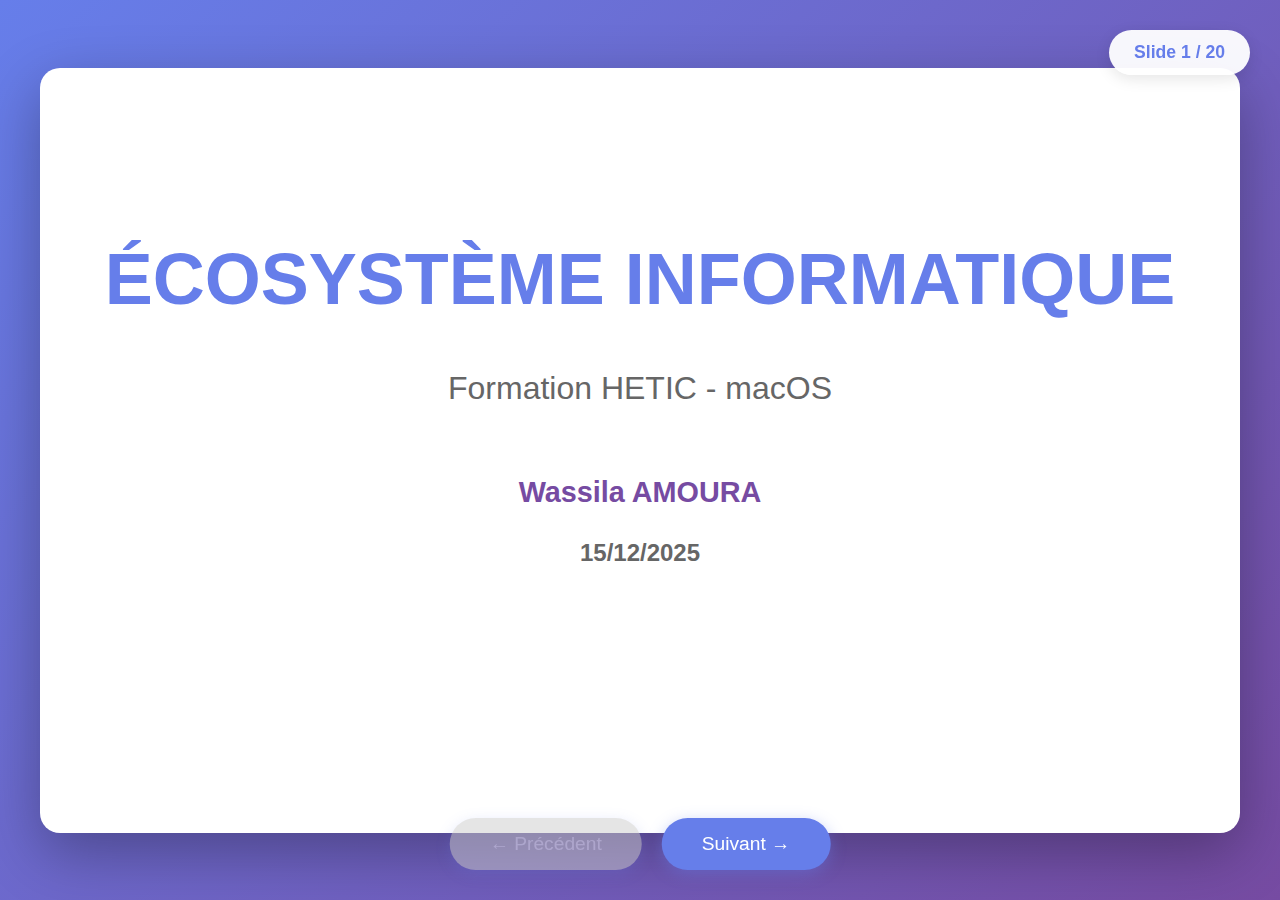
<file: ecosystemeMacOs.html>
<!DOCTYPE html>
<html lang="fr">
<head>
    <meta charset="UTF-8">
    <meta name="viewport" content="width=device-width, initial-scale=1.0">
    <title>Écosystème Informatique - macOS</title>
    <style>
        * {
            margin: 0;
            padding: 0;
            box-sizing: border-box;
        }
        
        body {
            font-family: -apple-system, BlinkMacSystemFont, 'Segoe UI', Helvetica, Arial, sans-serif;
            background: linear-gradient(135deg, #667eea 0%, #764ba2 100%);
            color: #333;
            overflow: hidden;
        }
        
        .slide-container {
            width: 100vw;
            height: 100vh;
            display: flex;
            align-items: center;
            justify-content: center;
            padding: 40px;
        }
        
        .slide {
            background: white;
            border-radius: 20px;
            box-shadow: 0 20px 60px rgba(0,0,0,0.3);
            padding: 50px;
            max-width: 1400px;
            width: 100%;
            height: 85vh;
            display: none;
            overflow-y: auto;
            animation: fadeIn 0.5s ease-in;
        }
        
        .slide.active {
            display: block;
        }
        
        @keyframes fadeIn {
            from { opacity: 0; transform: translateY(20px); }
            to { opacity: 1; transform: translateY(0); }
        }
        
        h1 {
            font-size: 3rem;
            color: #667eea;
            margin-bottom: 20px;
        }
        
        h2 {
            font-size: 2.2rem;
            color: #667eea;
            margin-bottom: 25px;
            border-bottom: 4px solid #667eea;
            padding-bottom: 15px;
        }
        
        h3 {
            font-size: 1.6rem;
            color: #764ba2;
            margin: 20px 0 10px 0;
        }
        
        p, li {
            font-size: 1.2rem;
            line-height: 1.8;
            margin-bottom: 12px;
        }
        
        ul, ol {
            margin-left: 35px;
            margin-bottom: 15px;
        }
        
        a {
            color: #667eea;
            text-decoration: none;
            font-weight: bold;
        }
        
        a:hover {
            text-decoration: underline;
        }
        
        .center {
            text-align: center;
        }
        
        .warning {
            background: #fff3cd;
            border-left: 5px solid #ffc107;
            padding: 15px;
            margin: 15px 0;
            border-radius: 5px;
        }
        
        .success {
            background: #d4edda;
            border-left: 5px solid #28a745;
            padding: 15px;
            margin: 15px 0;
            border-radius: 5px;
        }
        
        .danger {
            background: #f8d7da;
            border-left: 5px solid #dc3545;
            padding: 15px;
            margin: 15px 0;
            border-radius: 5px;
        }
        
        .info {
            background: #d1ecf1;
            border-left: 5px solid #17a2b8;
            padding: 15px;
            margin: 15px 0;
            border-radius: 5px;
        }
        
        .navigation {
            position: fixed;
            bottom: 30px;
            left: 50%;
            transform: translateX(-50%);
            display: flex;
            gap: 20px;
            z-index: 1000;
        }
        
        button {
            background: #667eea;
            color: white;
            border: none;
            padding: 15px 40px;
            font-size: 1.2rem;
            border-radius: 50px;
            cursor: pointer;
            transition: all 0.3s;
            box-shadow: 0 4px 15px rgba(102, 126, 234, 0.4);
        }
        
        button:hover:not(:disabled) {
            background: #764ba2;
            transform: translateY(-2px);
            box-shadow: 0 6px 20px rgba(118, 75, 162, 0.4);
        }
        
        button:disabled {
            background: #ccc;
            cursor: not-allowed;
            opacity: 0.5;
        }
        
        .slide-number {
            position: fixed;
            top: 30px;
            right: 30px;
            background: rgba(255,255,255,0.95);
            padding: 12px 25px;
            border-radius: 30px;
            font-size: 1.1rem;
            color: #667eea;
            font-weight: bold;
            box-shadow: 0 4px 15px rgba(0,0,0,0.1);
            z-index: 1000;
        }
        
        code {
            background: #f4f4f4;
            padding: 3px 8px;
            border-radius: 4px;
            font-family: 'Courier New', monospace;
            color: #e83e8c;
            font-size: 1.1rem;
        }
        
        .columns {
            display: grid;
            grid-template-columns: 1fr 1fr;
            gap: 25px;
            margin: 20px 0;
        }
        
        .box {
            border: 3px solid #667eea;
            padding: 20px;
            border-radius: 10px;
            background: #f8f9fa;
            margin-bottom: 15px;
        }
        
        .link-box {
            background: white;
            border: 2px solid #667eea;
            padding: 15px;
            margin: 10px 0;
            border-radius: 8px;
            display: flex;
            align-items: center;
            justify-content: space-between;
        }
        
        .link-box a {
            font-size: 1.1rem;
            display: inline-block;
            padding: 8px 15px;
            background: #667eea;
            color: white;
            border-radius: 5px;
        }
        
        pre {
            background: #2d2d2d;
            color: #f8f8f2;
            padding: 20px;
            border-radius: 8px;
            overflow-x: auto;
            font-size: 1.1rem;
            line-height: 1.6;
        }
        
        strong {
            color: #667eea;
        }
    </style>
</head>
<body>
    <div class="slide-number">
        Slide <span id="current">1</span> / <span id="total">20</span>
    </div>
    
    <div class="slide-container">
        <!-- SLIDE 1 -->
        <div class="slide active">
            <div style="text-align: center; padding: 120px 0;">
                <h1 style="font-size: 4.5rem; margin-bottom: 40px;">ÉCOSYSTÈME INFORMATIQUE</h1>
                <p style="font-size: 2rem; color: #666; margin-bottom: 50px;">Formation HETIC - macOS</p>
                <p style="font-size: 1.8rem; color: #764ba2; font-weight: bold;">Wassila AMOURA</p>
                <p style="font-size: 1.5rem; color: #666; font-weight: bold;">15/12/2025</p>
            </div>
        </div>

        <!-- SLIDE 2 -->
        <div class="slide">
            <h2>🎯 OBJECTIFS</h2>
            <p style="font-size: 1.4rem; margin-bottom: 30px;">À la fin de cette session, vous saurez :</p>
            <ul style="font-size: 1.3rem; line-height: 2.2;">
                <li>✓ Naviguer dans votre Mac (arborescence)</li>
                <li>✓ Trouver et organiser vos fichiers</li>
                <li>✓ Configurer VS Code correctement</li>
                <li>✓ Utiliser les extensions et ressources importantes</li>
                <li>✓ Valider votre code HTML et CSS</li>
                <li>✓ Créer un repo en local et le push sur Github</li>
                <li>✓ Éviter les erreurs qui font perdre du temps</li>
            </ul>
        </div>

        <!-- SLIDE 3 -->
        <div class="slide">
            <h2>📄 QU'EST-CE QU'UN FICHIER ?</h2>
            <p style="font-size: 1.5rem; margin-bottom: 30px;">Un document unique sur votre ordinateur<br>→ <strong>Comme une feuille de papier</strong></p>
            <h3>Exemples :</h3>
            <ul style="font-size: 1.3rem; margin-bottom: 40px;">
                <li>Une photo : <code>chat.jpg</code></li>
                <li>Un document texte : <code>lettre.txt</code></li>
                <li>Une page web : <code>index.html</code></li>
                <li>Une chanson : <code>musique.mp3</code></li>
            </ul>
            <div class="info">
                <h3>Un fichier a :</h3>
                <ul style="font-size: 1.3rem;">
                    <li>Un <strong>NOM</strong> : index</li>
                    <li>Une <strong>EXTENSION</strong> : .html</li>
                    <li>Nom complet : <code>index.html</code></li>
                </ul>
            </div>
        </div>

        <!-- SLIDE 4 -->
        <div class="slide">
            <h2>📁 QU'EST-CE QU'UN DOSSIER ?</h2>
            <p style="font-size: 1.5rem; margin-bottom: 30px;">Une "boîte" qui contient des fichiers<br>→ <strong>Comme un tiroir ou un classeur</strong></p>
            <h3>Pourquoi ?</h3>
            <ul style="font-size: 1.3rem; margin-bottom: 30px;">
                <li>Pour <strong>ORGANISER</strong> vos fichiers</li>
                <li>Au lieu de 1000 fichiers en vrac</li>
            </ul>
            <h3>Exemples :</h3>
            <ul style="font-size: 1.3rem; margin-bottom: 30px;">
                <li>Dossier "Photos" → vos photos</li>
                <li>Dossier "Cours" → vos documents</li>
                <li>Dossier "MesProjetsWeb" → vos projets</li>
            </ul>
            <div class="success">
                <p style="font-size: 1.3rem;"><strong>Reconnaître un dossier :</strong></p>
                <ul style="font-size: 1.3rem;">
                    <li>Icône : 📁 (dossier)</li>
                    <li>Pas d'extension</li>
                </ul>
            </div>
        </div>

        <!-- SLIDE 5 -->
        <div class="slide">
            <h2>DIFFÉRENCE FICHIER / DOSSIER</h2>
            <div class="columns">
                <div class="box">
                    <h3>📄 FICHIER</h3>
                    <ul style="font-size: 1.2rem;">
                        <li>Contient des informations (texte, code, image...)</li>
                        <li>On l'OUVRE pour voir/modifier</li>
                        <li>A une extension (.html .css .jpg)</li>
                    </ul>
                </div>
                <div class="box">
                    <h3>📁 DOSSIER</h3>
                    <ul style="font-size: 1.2rem;">
                        <li>Contient d'autres fichiers ou dossiers</li>
                        <li>On l'OUVRE pour voir ce qu'il y a dedans</li>
                        <li>Pas d'extension</li>
                    </ul>
                </div>
            </div>
            <div class="info" style="margin-top: 30px; text-align: center;">
                <h3>ANALOGIE :</h3>
                <p style="font-size: 1.4rem;">Fichier = feuille de papier<br>Dossier = classeur qui contient des feuilles</p>
            </div>
        </div>

        <!-- SLIDE 6 -->
        <div class="slide">
            <h2>🖱️ CLIC, DOUBLE-CLIC, CLIC DROIT</h2>
            <div class="box" style="margin-bottom: 20px;">
                <h3>CLIC (1 fois)</h3>
                <p style="font-size: 1.3rem;">→ Sélectionner quelque chose<br>→ Le fichier devient bleu</p>
            </div>
            <div class="box" style="margin-bottom: 20px;">
                <h3>DOUBLE-CLIC (2 fois rapide)</h3>
                <p style="font-size: 1.3rem;">→ Ouvrir quelque chose<br>→ Le dossier ou fichier s'ouvre</p>
            </div>
            <div class="box">
                <h3>CLIC DROIT (ou Ctrl+Clic)</h3>
                <p style="font-size: 1.3rem;">→ Ouvre un menu d'options<br>→ "Ouvrir", "Supprimer", "Renommer"...</p>
            </div>
        </div>

        <!-- SLIDE 7 -->
        <div class="slide">
            <h2>⚠️ VOTRE NOM ≠ LE NOM DU PROF</h2>
            <p style="font-size: 1.4rem; margin-bottom: 30px;">Chaque personne a <strong>SON propre nom d'utilisateur</strong></p>
            
            <div class="success" style="margin-bottom: 30px;">
                <h3>COMMENT TROUVER VOTRE NOM :</h3>
                <ol style="font-size: 1.3rem; line-height: 2.2;">
                    <li>Ouvrir le Finder (Cmd + Espace, taper "Finder")</li>
                    <li>Cliquer sur "Finder" → "À propos de ce Mac"</li>
                    <li>Ou regarder le dossier utilisateur (~)</li>
                    <li>C'est écrit VOTRE nom (ex: Marie, Alex, etc.)</li>
                </ol>
            </div>
            
            <div class="warning" style="margin-bottom: 30px;">
                <p style="font-size: 1.3rem;"><strong>⚠️ Dans mes exemples :</strong> je vais utiliser mon nom<br><strong>MAIS VOUS devez utiliser VOTRE nom !</strong></p>
            </div>
            
            <div class="success" style="text-align: center;">
                <p style="font-size: 1.5rem;"><strong>🎯 EXERCICE : Notez votre nom d'utilisateur</strong></p>
            </div>
        </div>

        <!-- SLIDE 8 -->
        <div class="slide">
            <h2>🛣️ UN CHEMIN (PATH)</h2>
            <p style="font-size: 1.5rem; margin-bottom: 30px;">L'<strong>ADRESSE</strong> d'un fichier ou dossier → Comme l'adresse d'une maison</p>
            <div class="info">
                <h3>Exemple :</h3>
                <code style="font-size: 1.2rem; display: block; padding: 15px; background: #2d2d2d; color: #f8f8f2; border-radius: 8px;">/Users/[VOTRE_NOM]/Documents/MesProjetsWeb/index.html</code>
            </div>
            <h3 style="margin-top: 30px;">Comment le lire ? De GAUCHE À DROITE :</h3>
            <ul style="font-size: 1.2rem;">
                <li><code>/</code> → Racine du disque</li>
                <li><code>Users/</code> → Dossier utilisateurs</li>
                <li><code>[VOTRE_NOM]/</code> → Votre dossier utilisateur</li>
                <li><code>Documents/</code> → Dossier Documents</li>
                <li><code>MesProjetsWeb/</code> → Votre projet</li>
                <li><code>index.html</code> → Le fichier</li>
            </ul>
            <div class="success" style="margin-top: 30px;">
                <p style="font-size: 1.3rem;">Le symbole <code>/</code> (slash) = "dans"<br><code>/Users/Marie</code> = "Users dans Marie"</p>
            </div>
        </div>

        <!-- SLIDE 9 -->
        <div class="slide">
            <h2>VOIR LES EXTENSIONS</h2>
            <div class="info">
                <h3>C'est quoi une extension ?</h3>
                <p style="font-size: 1.3rem;">→ Les 3-4 lettres après le point : <code>.html</code> <code>.css</code> <code>.js</code></p>
            </div>
            <h3 style="margin-top: 30px;">Pourquoi c'est important ?</h3>
            <ul style="font-size: 1.2rem; margin-bottom: 30px;">
                <li><code>index.html</code> ≠ <code>index.txt</code> (2 fichiers différents !)</li>
                <li>macOS <strong>AFFICHE</strong> les extensions par défaut (contrairement à Windows)</li>
                <li>Mais on peut les cacher aussi</li>
            </ul>
            <div class="success">
                <h3>POUR TOUJOURS LES VOIR :</h3>
                <ol style="font-size: 1.2rem;">
                    <li>Ouvrir le Finder</li>
                    <li>Aller dans "Finder" (menu en haut)</li>
                    <li>Cliquer "Préférences"</li>
                    <li>Aller à "Avancé"</li>
                    <li>COCHER "Afficher les extensions de fichier"</li>
                </ol>
                <p style="margin-top: 20px; font-size: 1.3rem;"><strong>✅ Maintenant vous voyez index.html</strong></p>
            </div>
        </div>

        <!-- SLIDE 10 -->
        <div class="slide">
            <h2>EXPLORER VOTRE MAC</h2>
            <p style="font-size: 1.4rem; margin-bottom: 25px;"><strong>Résumé :</strong></p>
            <ol style="font-size: 1.2rem; line-height: 2;">
                <li>Ouvrir le Finder (Cmd + Espace, taper "Finder")</li>
                <li>Cliquer "Macintosh HD" ou votre disque (barre latérale)</li>
                <li>Double-clic sur "Users"<br><em>→ Dossiers de tous les utilisateurs</em></li>
                <li>Double-clic sur VOTRE nom<br><em>→ Votre "maison" : Bureau, Documents, Téléchargements...</em></li>
                <li>Regarder la barre en haut<br><em>→ Le chemin complet</em></li>
                <li>Ou appuyer sur Cmd + Maj + C pour voir le chemin</li>
            </ol>
            <div class="success" style="margin-top: 40px; text-align: center;">
                <p style="font-size: 1.6rem;"><strong>🎯 PAUSE : Tout le monde a réussi ?</strong></p>
            </div>
        </div>

        <!-- SLIDE 11 -->
        <div class="slide">
            <h2>OÙ SONT VOS FICHIERS ?</h2>
            <div class="columns">
                <div class="box" style="border-color: #28a745; background: #d4edda;">
                    <h3>DISQUE LOCAL</h3>
                    <p>= Sur votre Mac</p>
                    <ul style="font-size: 1.2rem;">
                        <li>✅ Rapide</li>
                        <li>✅ Toujours accessible</li>
                        <li>✅ Parfait pour le code</li>
                    </ul>
                </div>
                <div class="box" style="border-color: #dc3545; background: #f8d7da;">
                    <h3>iCloud Drive</h3>
                    <p>= Dans le cloud</p>
                    <ul style="font-size: 1.2rem;">
                        <li>⚠️ Synchronisation</li>
                        <li>⚠️ Peut être lent</li>
                        <li>❌ JAMAIS pour le code</li>
                    </ul>
                </div>
            </div>
            <div class="success" style="margin-top: 40px; text-align: center;">
                <p style="font-size: 1.8rem;"><strong>🎯 RÈGLE : Code = TOUJOURS en Local</strong></p>
            </div>
        </div>

        <!-- SLIDE 12 -->
        <div class="slide">
            <h2>CRÉER VOTRE DOSSIER "HETIC"</h2>
            <p style="font-size: 1.4rem; margin-bottom: 30px;"><strong>Tous vos projets vont là-dedans</strong></p>
            
            <div class="success" style="margin-bottom: 30px;">
                <h3>ÉTAPES :</h3>
                <ol style="font-size: 1.3rem; line-height: 2.2;">
                    <li>Ouvrir le Finder (Cmd + Espace)</li>
                    <li>Cliquer "Documents" (barre latérale gauche)</li>
                    <li>Clic droit → Nouveau dossier</li>
                    <li>Taper "HETIC"</li>
                    <li>Appuyer sur Entrée</li>
                </ol>
            </div>
            
            <div class="info">
                <h3>LE CHEMIN COMPLET :</h3>
                <code style="display: block; padding: 15px; background: #2d2d2d; color: #f8f8f2; border-radius: 8px; font-size: 1.1rem;">/Users/[VOTRE_NOM]/Documents/HETIC</code>
            </div>
            
            <div class="success" style="margin-top: 30px; text-align: center;">
                <p style="font-size: 1.5rem;"><strong>🎯 C'est là que vous allez créer tous vos projets</strong></p>
            </div>
        </div>

        <!-- SLIDE 13 -->
        <div class="slide">
            <h2>CRÉER MesProjetsWeb</h2>
            <p style="font-size: 1.3rem; margin-bottom: 25px;"><strong>TOUS ENSEMBLE :</strong></p>
            <ol style="font-size: 1.2rem; line-height: 2;">
                <li>Ouvrir le Finder (Cmd + Espace)</li>
                <li>Cliquer "Documents"</li>
                <li>Clic droit → Nouveau dossier</li>
                <li>Taper "MesProjetsWeb"</li>
                <li>Faire glisser vers le Dock (barre latérale)</li>
            </ol>
            <div class="success" style="margin-top: 30px;">
                <p><code>/Users/[VOTRE_NOM]/Documents/MesProjetsWeb</code></p>
            </div>
        </div>

        <!-- SLIDE 14 -->
        <div class="slide">
            <h2>STRUCTURE D'UN PROJET</h2>
            <pre style="font-size: 1.2rem; line-height: 1.8;">
mon-projet/
  ├── index.html       ← Page principale
  ├── css/             ← Dossier styles
  │   └── style.css    ← Fichier style.css 
  ├── js/              ← Dossier JavaScript
  │   └── script.js
  ├── images/          ← Dossier images
  └── fonts/           ← Dossier polices
            </pre>
            <div class="success" style="text-align: center;">
                <p style="font-size: 1.5rem;"><strong>Chaque élément à sa place !</strong></p>
            </div>
        </div>

        <!-- SLIDE 15 -->
        <div class="slide">
            <h2>VS CODE : OUVRIR UN DOSSIER</h2>
            <div class="danger">
                <h3>❌ FAUX :</h3>
                <p style="font-size: 1.3rem;">File → Open File → index.html</p>
            </div>
            <div class="success" style="margin-top: 30px;">
                <h3>✅ CORRECT :</h3>
                <p style="font-size: 1.3rem;">File → Open Folder → mon-projet</p>
            </div>
            <div class="info" style="margin-top: 40px;">
                <h3>POURQUOI ?</h3>
                <ul style="font-size: 1.2rem;">
                    <li>VS Code voit TOUTE la structure</li>
                    <li>Live Server fonctionne</li>
                    <li>Git fonctionne</li>
                </ul>
            </div>
        </div>

        <!-- SLIDE 16 -->
        <div class="slide">
            <h2>⚠️ POINT BLANC = PAS SAUVEGARDÉ</h2>
            <div class="warning" style="text-align: center; padding: 40px;">
                <p style="font-size: 2rem;"><strong>Point blanc ● dans l'onglet</strong></p>
                <p style="font-size: 1.4rem;">= PAS sauvegardé</p>
            </div>
            <div class="success" style="margin-top: 40px; text-align: center;">
                <p style="font-size: 1.8rem;"><strong>Cmd + S après CHAQUE modification</strong></p>
            </div>
        </div>

        <!-- SLIDE 17 -->
        <div class="slide">
            <h2>AUTO-SAVE</h2>
            <p style="font-size: 1.4rem; margin-bottom: 30px;"><strong>Vos fichiers s'enregistrent AUTOMATIQUEMENT !</strong></p>
            
            <div class="success">
                <h3>COMMENT ACTIVER :</h3>
                <ol style="font-size: 1.3rem; line-height: 2.2;">
                    <li>Cliquer "Code" (menu en haut)</li>
                    <li>Cliquer "Preferences" → "Settings"</li>
                    <li>Chercher "auto save"</li>
                    <li>Choisir "afterDelay"</li>
                    <li>C'est activé ! 🎉</li>
                </ol>
            </div>
            
            <div class="info" style="margin-top: 20px;">
                <p style="font-size: 1.3rem;"><strong>💡 CONSEIL :</strong> Activez l'auto-save dès le début !</p>
            </div>
        </div>

        <!-- SLIDE 18: SITES WEB IMPORTANTS -->
        <div class="slide">
            <h2>🌐 SITES WEB IMPORTANTS</h2>
            
            <div class="link-box">
                <div>
                    <h3>MDN - Mozilla Developer Network</h3>
                    <p>LA documentation HTML/CSS/JavaScript</p>
                </div>
                <a href="https://developer.mozilla.org/fr/" target="_blank">Aller</a>
            </div>
            
            <div class="link-box">
                <div>
                    <h3>HTML Validator</h3>
                    <p>Vérifier que votre HTML est correct</p>
                </div>
                <a href="https://validator.w3.org/" target="_blank">Aller</a>
            </div>
            
            <div class="link-box">
                <div>
                    <h3>CSS Validator</h3>
                    <p>Vérifier que votre CSS est correct</p>
                </div>
                <a href="https://jigsaw.w3.org/css-validator/" target="_blank">Aller</a>
            </div>
            
            <div class="link-box">
                <div>
                    <h3>Google Fonts</h3>
                    <p>Télécharger des polices gratuites</p>
                </div>
                <a href="https://fonts.google.com/" target="_blank">Aller</a>
            </div>
        </div>

        <!-- SLIDE 19 -->
        <div class="slide">
            <h2>⚡ EXTENSIONS VS CODE</h2>
            
            <div class="box">
                <h3>1️⃣ Live Server</h3>
                <p><strong>À quoi ça sert ?</strong> Voir vos changements en temps réel</p>
                <p style="margin-top: 10px;"><strong>Comment ?</strong> Clic droit sur index.html → "Open with Live Server"</p>
            </div>
            
            <div class="box" style="margin-top: 15px;">
                <h3>2️⃣ Auto Rename Tag</h3>
                <p><strong>À quoi ça sert ?</strong> Renommer automatiquement les balises fermantes</p>
            </div>
            
            <div class="box" style="margin-top: 15px;">
                <h3>3️⃣ Prettier</h3>
                <p><strong>À quoi ça sert ?</strong> Formater automatiquement le code</p>
                <p style="margin-top: 10px;"><strong>Comment ?</strong> Cmd + Shift + P → "Format Document"</p>
            </div>
            
            <div class="success" style="margin-top: 30px; text-align: center;">
                <p style="font-size: 1.3rem;"><strong>✅ Installez ces extensions via le Marketplace de VS Code !</strong></p>
            </div>
        </div>

        <!-- SLIDE 20: GIT WORKFLOW -->
        <div class="slide">
            <h2>🔀 GIT WORKFLOW - APERÇU</h2>
            
            <div class="success" style="margin-bottom: 20px;">
                <h3>Les 4 étapes</h3>
                <ol style="font-size: 1.2rem; line-height: 2;">
                    <li><strong>Se connecter</strong> à GitHub dans VS Code</li>
                    <li><strong>Initialiser</strong> un repo Git dans votre dossier</li>
                    <li><strong>Commiter</strong> vos changements (faire des "snapshots")</li>
                    <li><strong>Push</strong> vers GitHub (envoyer sur le cloud)</li>
                </ol>
            </div>
            
            <div class="info">
                <h3>🎯 Votre prof vous montrera tout ça en détail !</h3>
                <p style="font-size: 1.2rem;">Pour mardi : focus sur HTML/CSS et le responsive 💪</p>
            </div>
        </div>
    </div>

    <div class="navigation">
        <button id="prev" onclick="prevSlide()">← Précédent</button>
        <button id="next" onclick="nextSlide()">Suivant →</button>
    </div>

    <script>
        let currentSlide = 0;
        const slides = document.querySelectorAll('.slide');
        const totalSlides = slides.length;
        
        document.getElementById('total').textContent = totalSlides;
        
        function showSlide(n) {
            slides[currentSlide].classList.remove('active');
            currentSlide = (n + totalSlides) % totalSlides;
            slides[currentSlide].classList.add('active');
            document.getElementById('current').textContent = currentSlide + 1;
            
            document.getElementById('prev').disabled = currentSlide === 0;
            document.getElementById('next').disabled = currentSlide === totalSlides - 1;
        }
        
        function nextSlide() {
            showSlide(currentSlide + 1);
        }
        
        function prevSlide() {
            showSlide(currentSlide - 1);
        }
        
        document.addEventListener('keydown', (e) => {
            if (e.key === 'ArrowRight') nextSlide();
            if (e.key === 'ArrowLeft') prevSlide();
        });
        
        showSlide(0);
    </script>
</body>
</html>
</file>
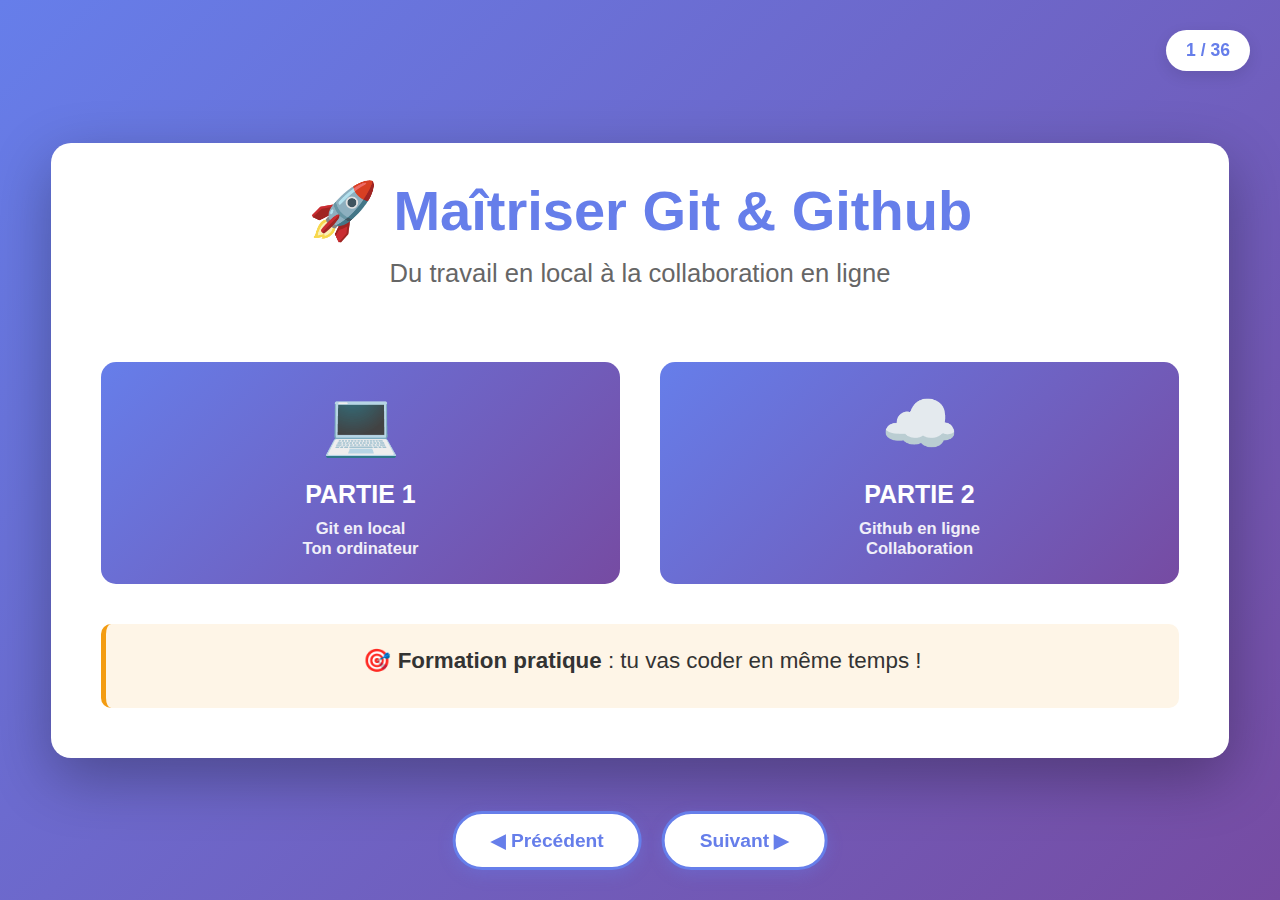
<file: Formation GIt.html>
<!DOCTYPE html>
<html lang="fr">
<head>
    <meta charset="UTF-8">
    <meta name="viewport" content="width=device-width, initial-scale=1.0">
    <title>Formation Git & Github - Workflow Complet</title>
    <style>
        * {
            margin: 0;
            padding: 0;
            box-sizing: border-box;
        }

        body {
            font-family: 'Segoe UI', Tahoma, Geneva, Verdana, sans-serif;
            background: linear-gradient(135deg, #667eea 0%, #764ba2 100%);
            color: #333;
            overflow: hidden;
        }

        .slide-container {
            display: flex;
            align-items: center;
            justify-content: center;
            min-height: 100vh;
            padding: 20px;
        }

        .slide {
            display: none;
            background: white;
            border-radius: 20px;
            box-shadow: 0 20px 60px rgba(0,0,0,0.3);
            padding: 35px 50px;
            max-width: 1500px;
            width: 95%;
            min-height: 600px;
            max-height: 88vh;
            overflow-y: auto;
            animation: fadeIn 0.5s;
        }

        .slide.active {
            display: flex;
            flex-direction: column;
        }

        @keyframes fadeIn {
            from { opacity: 0; transform: translateY(20px); }
            to { opacity: 1; transform: translateY(0); }
        }

        h1 {
            color: #667eea;
            font-size: 3.5em;
            margin-bottom: 20px;
            text-align: center;
        }

        h2 {
            color: #667eea;
            font-size: 2em;
            margin-bottom: 18px;
            border-bottom: 4px solid #667eea;
            padding-bottom: 8px;
        }

        h3 {
            color: #764ba2;
            font-size: 1.5em;
            margin: 18px 0 10px 0;
        }

        p, li {
            font-size: 1.2em;
            line-height: 1.5;
            margin-bottom: 10px;
        }

        .subtitle {
            font-size: 1.6em;
            color: #666;
            text-align: center;
            margin-top: -10px;
        }

        .section-badge {
            display: inline-block;
            background: linear-gradient(135deg, #667eea 0%, #764ba2 100%);
            color: white;
            padding: 10px 25px;
            border-radius: 30px;
            font-size: 1.2em;
            font-weight: bold;
            margin-bottom: 20px;
        }

        .practice-badge {
            display: inline-block;
            background: linear-gradient(135deg, #f39c12 0%, #e67e22 100%);
            color: white;
            padding: 10px 25px;
            border-radius: 30px;
            font-size: 1.2em;
            font-weight: bold;
            margin-bottom: 20px;
        }

        .analogy {
            background: #f0f4ff;
            border-left: 5px solid #667eea;
            padding: 20px 25px;
            margin: 20px 0;
            border-radius: 10px;
            font-size: 1.3em;
        }

        .analogy strong {
            color: #667eea;
            font-size: 1.1em;
        }

        .command {
            background: #2d3748;
            color: #68d391;
            padding: 20px;
            border-radius: 10px;
            font-family: 'Courier New', monospace;
            font-size: 1.2em;
            margin: 15px 0;
            overflow-x: auto;
            line-height: 2.2;
        }
        
        .command-line {
            margin: 8px 0;
            display: block;
        }

        .steps {
            background: #fff5f5;
            padding: 20px 25px;
            border-radius: 10px;
            border-left: 5px solid #fc8181;
        }

        .steps li {
            margin-bottom: 10px;
        }

        .highlight {
            background: #fef5e7;
            padding: 20px 25px;
            border-radius: 10px;
            border-left: 5px solid #f39c12;
            margin: 15px 0;
        }

        .practice-box {
            background: #fff4e6;
            padding: 25px;
            border-radius: 10px;
            border-left: 5px solid #f39c12;
            margin: 15px 0;
        }

        .emoji {
            font-size: 2em;
            margin-right: 10px;
        }

        .controls {
            position: fixed;
            bottom: 30px;
            left: 50%;
            transform: translateX(-50%);
            display: flex;
            gap: 20px;
            z-index: 1000;
        }

        button {
            background: white;
            color: #667eea;
            border: 3px solid #667eea;
            padding: 15px 35px;
            font-size: 1.2em;
            border-radius: 50px;
            cursor: pointer;
            font-weight: bold;
            transition: all 0.3s;
            box-shadow: 0 5px 15px rgba(102, 126, 234, 0.3);
        }

        button:hover {
            background: #667eea;
            color: white;
            transform: translateY(-2px);
            box-shadow: 0 8px 20px rgba(102, 126, 234, 0.4);
        }

        .slide-number {
            position: fixed;
            top: 30px;
            right: 30px;
            background: white;
            color: #667eea;
            padding: 10px 20px;
            border-radius: 30px;
            font-weight: bold;
            font-size: 1.1em;
            box-shadow: 0 5px 15px rgba(0,0,0,0.1);
        }

        ul {
            margin-left: 30px;
        }

        .two-columns {
            display: grid;
            grid-template-columns: 1fr 1fr;
            gap: 20px;
            margin: 15px 0;
        }

        .workflow-box {
            background: linear-gradient(135deg, #667eea 0%, #764ba2 100%);
            color: white;
            padding: 25px;
            border-radius: 15px;
            text-align: center;
            font-size: 1.3em;
            font-weight: bold;
        }

        .table-container {
            overflow-x: auto;
            margin: 15px 0;
        }

        table {
            width: 100%;
            border-collapse: collapse;
            font-size: 1.1em;
        }

        th, td {
            padding: 12px;
            text-align: left;
            border-bottom: 2px solid #e2e8f0;
        }

        th {
            background: #667eea;
            color: white;
            font-weight: bold;
        }

        tr:hover {
            background: #f7fafc;
        }

        .center {
            text-align: center;
        }

        .big-text {
            font-size: 1.6em;
            line-height: 1.8;
        }

        .definition {
            background: #e6f7ff;
            border-left: 5px solid #1890ff;
            padding: 18px 22px;
            margin: 15px 0;
            border-radius: 10px;
        }

        .definition strong {
            color: #1890ff;
            font-size: 1.1em;
        }

        .part-separator {
            background: linear-gradient(135deg, #10b981 0%, #047857 100%);
            color: white;
            padding: 80px;
            text-align: center;
        }

        .part-separator h1 {
            color: white;
            font-size: 4em;
            margin-bottom: 30px;
        }

        .part-separator p {
            font-size: 1.8em;
            opacity: 0.9;
        }

        .code-box {
            background: #f8f9fa;
            border: 2px solid #dee2e6;
            padding: 12px;
            border-radius: 8px;
            margin: 10px 0;
            font-family: 'Courier New', monospace;
            font-size: 0.85em;
            line-height: 1.6;
            white-space: pre-wrap;
            word-break: break-all;
            overflow-wrap: break-word;
        }
    </style>
</head>
<body>
    <div class="slide-number">
        <span id="current-slide">1</span> / <span id="total-slides">36</span>
    </div>

    <div class="slide-container">
        <!-- SLIDE 1: TITRE -->
        <div class="slide active">
            <h1>🚀 Maîtriser Git & Github</h1>
            <p class="subtitle">Du travail en local à la collaboration en ligne</p>
            
            <div style="display: grid; grid-template-columns: 1fr 1fr; gap: 40px; margin-top: 60px;">
                <div class="workflow-box">
                    <div style="font-size: 3em; margin-bottom: 20px;">💻</div>
                    <div style="font-size: 1.2em;">PARTIE 1</div>
                    <div style="font-size: 0.8em; margin-top: 10px; opacity: 0.9;">Git en local<br>Ton ordinateur</div>
                </div>
                <div class="workflow-box">
                    <div style="font-size: 3em; margin-bottom: 20px;">☁️</div>
                    <div style="font-size: 1.2em;">PARTIE 2</div>
                    <div style="font-size: 0.8em; margin-top: 10px; opacity: 0.9;">Github en ligne<br>Collaboration</div>
                </div>
            </div>

            <div class="highlight" style="margin-top: 40px; text-align: center;">
                <p style="font-size: 1.4em;">🎯 <strong>Formation pratique</strong> : tu vas coder en même temps !</p>
            </div>
        </div>

        <!-- SLIDE 2: CRÉER COMPTE GITHUB - MAINTENANT AU DÉBUT ! -->
        <div class="slide">
            <div class="section-badge" style="background: linear-gradient(135deg, #10b981 0%, #047857 100%);">AVANT DE COMMENCER</div>
            <h2><span class="emoji">👤</span>Créer ton Compte Github</h2>
            
            <div class="analogy">
                <strong>Pourquoi maintenant ?</strong> Tu auras besoin de ton email et username Github pour configurer Git !
            </div>

            <div class="steps" style="margin-top: 25px;">
                <h3>Inscription (2 min) :</h3>
                <ul>
                    <li>1. Va sur <strong>github.com</strong></li>
                    <li>2. "Sign up"</li>
                    <li>3. Entre ton <strong>email</strong> 📧</li>
                    <li>4. Choisis un <strong>mot de passe</strong> 🔒</li>
                    <li>5. Choisis un <strong>username</strong> 👤</li>
                    <li>6. Vérifie l'email</li>
                </ul>
            </div>

            <div class="highlight" style="margin-top: 20px;">
                <p><strong>💡 Username professionnel :</strong></p>
                <p>✅ wass-ux, marie-dev | ❌ darkgamer666</p>
            </div>

            <div class="highlight" style="margin-top: 15px; background: #fff3cd; border-left-color: #ffc107;">
                <p><strong>📝 IMPORTANT - Écris sur un papier :</strong></p>
                <ul style="margin-left: 20px;">
                    <li>Ton <strong>username</strong> Github</li>
                    <li>Ton <strong>email</strong> utilisé</li>
                    <li>Tu en auras besoin pour configurer Git !</li>
                </ul>
            </div>
        </div>

        <!-- PARTIE 1 : GIT LOCAL -->
        <div class="slide part-separator">
            <h1>PARTIE 1</h1>
            <p style="font-size: 2.5em; margin: 40px 0;">💻 GIT EN LOCAL</p>
            <p>Tout sur ton ordinateur, sans internet</p>
        </div>

        <!-- Slide : C'est quoi Git -->
        <div class="slide">
            <div class="section-badge">PARTIE 1 - Git Local</div>
            <h2><span class="emoji">🤔</span>C'est quoi Git ?</h2>
            
            <div class="definition">
                <p><strong>Git</strong> = Un logiciel qui garde l'historique complet de ton code</p>
                <p style="margin-top: 10px;">Comme une machine à remonter le temps pour tes fichiers ⏰</p>
            </div>

            <div class="analogy" style="margin-top: 25px;">
                <p><strong>Analogie : Un jeu vidéo avec plusieurs sauvegardes</strong></p>
                <ul style="margin-top: 10px; margin-left: 20px;">
                    <li>✅ Revenir en arrière à n'importe quel moment</li>
                    <li>✅ Voir exactement ce qui a changé</li>
                    <li>✅ Créer des "univers parallèles" pour tester</li>
                    <li>✅ Si tu casses tout, tu reviens à la dernière sauvegarde !</li>
                </ul>
            </div>

            <div class="highlight" style="margin-top: 25px;">
                <p><strong>Important :</strong> Git fonctionne EN LOCAL = tout sur ton ordinateur, pas besoin d'internet !</p>
            </div>
        </div>

        <!-- Slide : Installation -->
        <div class="slide">
            <div class="section-badge">PARTIE 1 - Git Local</div>
            <h2><span class="emoji">⬇️</span>Installation de Git</h2>
            
            <div class="two-columns">
                <div class="steps">
                    <h3>🪟 Windows :</h3>
                    <ul>
                        <li>Va sur <strong>git-scm.com</strong></li>
                        <li>Clique sur "Download for Windows"</li>
                        <li>Lance l'installateur</li>
                        <li>Clique sur "Next" partout</li>
                    </ul>
                </div>

                <div class="steps">
                    <h3>🍎 Mac :</h3>
                    <ul>
                        <li>Ouvre le <strong>Terminal</strong></li>
                        <li>Tape : <code>git --version</code></li>
                        <li>Popup : "Installer les outils"</li>
                        <li>Clique <strong>"Installer"</strong></li>
                        <li>Attends 5-10 min</li>
                    </ul>
                </div>
            </div>

            <div class="highlight" style="margin-top: 20px;">
                <p><strong>✅ Vérifier l'installation (Windows ET Mac) :</strong></p>
                <div class="command" style="margin-top: 10px;">
git --version
# Tu devrais voir : git version 2.x.x
                </div>
            </div>
        </div>

        <!-- Slide : Terminal Mac -->
        <div class="slide">
            <div class="section-badge">PARTIE 1 - Git Local</div>
            <h2><span class="emoji">🍎</span>Spécial Mac - Le Terminal</h2>
            
            <div class="analogy">
                <strong>Le Terminal :</strong> Une fenêtre pour taper des commandes
            </div>

            <div class="steps" style="margin-top: 25px;">
                <h3>Ouvrir le Terminal sur Mac :</h3>
                <ul>
                    <li><strong>Méthode rapide :</strong> <code>Cmd + Espace</code> → tape "Terminal" → Entrée</li>
                    <li><strong>Méthode 2 :</strong> Applications → Utilitaires → Terminal</li>
                    <li><strong>Dans VS Code :</strong> Menu "Terminal" → "New Terminal"</li>
                </ul>
            </div>

            <div class="highlight" style="margin-top: 25px;">
                <h3>💡 Astuces Mac :</h3>
                <ul style="margin-left: 20px;">
                    <li><strong>Coller :</strong> <code>Cmd + V</code></li>
                    <li><strong>Effacer l'écran :</strong> <code>clear</code> ou <code>Cmd + K</code></li>
                    <li><strong>Mot de passe invisible :</strong> Normal, tape-le quand même !</li>
                    <li><strong>Glisser un dossier :</strong> Tape <code>cd</code> puis glisse le dossier dans le Terminal</li>
                </ul>
            </div>
        </div>

        <!-- Slide : Commandes Terminal -->
        <div class="slide">
            <div class="section-badge">PARTIE 1 - Git Local</div>
            <h2><span class="emoji">⌨️</span>Naviguer dans le Terminal</h2>
            
            <div class="table-container" style="margin-top: 25px;">
                <table>
                    <thead>
                        <tr>
                            <th>Commande</th>
                            <th>Ce que ça fait</th>
                            <th>Système</th>
                        </tr>
                    </thead>
                    <tbody>
                        <tr>
                            <td><strong>pwd</strong></td>
                            <td>Voir où tu es</td>
                            <td>Mac & Windows</td>
                        </tr>
                        <tr>
                            <td><strong>ls / dir</strong></td>
                            <td>Lister les fichiers</td>
                            <td>ls (Mac) / dir (Win)</td>
                        </tr>
                        <tr>
                            <td><strong>cd dossier</strong></td>
                            <td>Entrer dans un dossier</td>
                            <td>Mac & Windows</td>
                        </tr>
                        <tr>
                            <td><strong>cd ..</strong></td>
                            <td>Revenir en arrière</td>
                            <td>Mac & Windows</td>
                        </tr>
                        <tr>
                            <td><strong>mkdir nom</strong></td>
                            <td>Créer un dossier</td>
                            <td>Mac & Windows</td>
                        </tr>
                    </tbody>
                </table>
            </div>
        </div>

        <!-- Slide : Configuration Git -->
        <div class="slide">
            <div class="section-badge">PARTIE 1 - Git Local</div>
            <h2><span class="emoji">⚙️</span>Configuration de Git</h2>
            
            <div class="highlight" style="background: #fff3cd; border-left-color: #ffc107;">
                <p><strong>⚠️ IMPORTANT si tu as un compte Github :</strong></p>
                <ul style="margin-left: 20px;">
                    <li>Utilise le <strong>MÊME email</strong> que Github</li>
                    <li>Utilise ton <strong>username Github</strong></li>
                </ul>
            </div>

            <div class="command" style="margin-top: 25px;">
# Configure ton nom
git config --global user.name "TonNomGithub"

# Configure ton email (le même que Github !)
git config --global user.email "ton.email@example.com"

# Vérifier
git config --list
            </div>

            <div class="highlight" style="margin-top: 20px;">
                <p><strong>💡 À faire une seule fois sur ton ordinateur</strong></p>
            </div>
        </div>

        <!-- Slide : Naviguer vers le Bureau -->
        <div class="slide">
            <div class="section-badge">PARTIE 1 - Git Local</div>
            <h2><span class="emoji">🗺️</span>Naviguer vers le Bureau</h2>
            
            <div class="analogy">
                <strong>Avant de créer ton projet :</strong> Il faut aller au bon endroit !
            </div>

            <div class="steps" style="margin-top: 25px;">
                <h3>Méthode étape par étape (recommandée) :</h3>
                <div class="command">
# 1. Voir où tu es
pwd

# 2. Aller au Bureau
cd Desktop
# OU (si Windows/Mac en français)
cd Bureau

# 3. Vérifier
pwd
ls
                </div>
            </div>

            <div class="highlight" style="margin-top: 20px;">
                <h3>🍎 Astuce MAGIQUE Mac :</h3>
                <ul style="margin-left: 20px;">
                    <li>1. Tape <code>cd </code> (avec un espace)</li>
                    <li>2. Glisse le dossier Bureau dans le Terminal</li>
                    <li>3. Le chemin s'écrit tout seul !</li>
                    <li>4. Entrée</li>
                </ul>
            </div>

            <div class="two-columns" style="margin-top: 20px;">
                <div class="steps">
                    <h3>🪟 Windows</h3>
                    <div class="command" style="font-size: 0.9em;">
cd Desktop
# Ou chemin complet
cd C:\Users\TonNom\Desktop
                    </div>
                </div>
                <div class="steps">
                    <h3>🍎 Mac</h3>
                    <div class="command" style="font-size: 0.9em;">
cd Desktop
# Ou raccourci
cd ~/Desktop
                    </div>
                </div>
            </div>
        </div>

        <!-- EXERCICE 1 : Projet de base -->
        <div class="slide">
            <div class="practice-badge">🎯 EXERCICE PRATIQUE 1</div>
            <h2><span class="emoji">💻</span>Créer le Projet "Ma Carte de Visite"</h2>
            
            <div class="practice-box">
                <h3>📋 Fichiers à créer :</h3>
                <p>Tu vas créer une carte de visite simple en HTML/CSS</p>
            </div>

            <div class="steps" style="margin-top: 20px;">
                <h3>Étape 1 : Créer le dossier</h3>
                <div class="command">
cd Documents

mkdir ma-carte-visite

cd ma-carte-visite
                </div>
            </div>

            <div class="steps" style="margin-top: 15px;">
                <h3>Étape 2 : Initialiser Git</h3>
                <div class="command">
git init
                </div>
                <p style="margin-top: 10px;">Tu verras : "Initialized empty Git repository"</p>
            </div>

            <div class="highlight">
                <p><strong>✅ C'est bon si :</strong> Tu vois un dossier caché <code>.git</code> dans ton projet</p>
            </div>
        </div>

        <!-- EXERCICE 1 suite : Code HTML -->
        <div class="slide">
            <div class="practice-badge">🎯 EXERCICE PRATIQUE 1 (suite)</div>
            <h2>Code HTML - index.html</h2>
            
            <div class="practice-box">
                <p><strong>Crée un fichier index.html et copie ce code :</strong></p>
            </div>

            <div class="code-box" style="font-size: 0.85em;">
&lt;!DOCTYPE html&gt;
&lt;html lang="fr"&gt;
&lt;head&gt;
    &lt;meta charset="UTF-8"&gt;
    &lt;title&gt;Ma Carte de Visite&lt;/title&gt;
    &lt;link rel="stylesheet" href="style.css"&gt;
&lt;/head&gt;
&lt;body&gt;
    &lt;div class="carte"&gt;
        &lt;div class="photo"&gt;
            &lt;div class="placeholder"&gt;PHOTO&lt;/div&gt;
        &lt;/div&gt;
        
        &lt;div class="infos"&gt;
            &lt;h1&gt;Prénom Nom&lt;/h1&gt;
            &lt;p class="metier"&gt;Développeur Web Junior&lt;/p&gt;
            
            &lt;div class="contact"&gt;
                &lt;p&gt;📍 Paris, France&lt;/p&gt;
                &lt;p&gt;📧 email@example.com&lt;/p&gt;
                &lt;p&gt;📱 06 12 34 56 78&lt;/p&gt;
            &lt;/div&gt;
            
            &lt;div class="liens"&gt;
                &lt;a href="#"&gt;🔗 Portfolio&lt;/a&gt;
                &lt;a href="#"&gt;💻 Github&lt;/a&gt;
            &lt;/div&gt;
        &lt;/div&gt;
    &lt;/div&gt;
&lt;/body&gt;
&lt;/html&gt;
            </div>
        </div>

        <!-- EXERCICE 1 suite : Code CSS -->
        <div class="slide">
            <div class="practice-badge">🎯 EXERCICE PRATIQUE 1 (suite)</div>
            <h2>Code CSS - style.css</h2>
            
            <div class="practice-box">
                <p><strong>Crée un fichier style.css et copie ce code :</strong></p>
            </div>

            <div class="code-box" style="font-size: 0.85em;">
/* COULEURS - FACILE À MODIFIER */
:root {
    --couleur-principale: #3498db;
    --couleur-texte: #2c3e50;
}

* {
    margin: 0;
    padding: 0;
}

body {
    font-family: Arial, sans-serif;
    color: var(--couleur-texte);
}

header {
    background-color: var(--couleur-principale);
    color: white;
    text-align: center;
    padding: 40px;
}

section {
    max-width: 800px;
    margin: 30px auto;
    padding: 30px;
    background: white;
    border-radius: 10px;
    box-shadow: 0 2px 10px rgba(0,0,0,0.1);
}

h2 {
    color: var(--couleur-principale);
    border-bottom: 3px solid var(--couleur-principale);
    padding-bottom: 10px;
}

footer {
    text-align: center;
    padding: 20px;
    background: var(--couleur-principale);
    color: white;
}
            </div>
        </div>

        <!-- EXERCICE 1 suite : Premier commit -->
        <div class="slide">
            <div class="practice-badge">🎯 EXERCICE PRATIQUE 1 (fin)</div>
            <h2>Premier Commit !</h2>
            
            <div class="steps">
                <h3>Étape 3 : Faire ton premier commit</h3>
                <div class="command">
# Voir l'état
git status
# Les fichiers sont en rouge (non suivis)

# Ajouter tous les fichiers
git add .

# Voir à nouveau
git status
# Les fichiers sont en vert (prêts)

# Faire le commit
git commit -m "Premier commit : création carte de visite"

# Vérifier
git log --oneline
                </div>
            </div>

            <div class="highlight">
                <p><strong>🎉 Bravo ! Tu as fait ton premier commit !</strong></p>
                <p style="margin-top: 10px;">Ouvre index.html dans ton navigateur pour voir le résultat</p>
            </div>
        </div>

        <!-- Slide : Git status, add, commit -->
        <div class="slide">
            <div class="section-badge">PARTIE 1 - Git Local</div>
            <h2><span class="emoji">📸</span>Comprendre Add, Commit</h2>
            
            <div style="display: flex; flex-direction: column; gap: 20px; margin-top: 30px;">
                <div class="workflow-box">
                    1️⃣ <strong>git add</strong> = Préparer les fichiers<br>
                    <span style="font-size: 0.8em; opacity: 0.9;">Mettre dans l'enveloppe</span>
                </div>

                <div class="workflow-box">
                    2️⃣ <strong>git commit -m "message"</strong> = Sauvegarder<br>
                    <span style="font-size: 0.8em; opacity: 0.9;">Fermer l'enveloppe et noter la date</span>
                </div>
            </div>

            <div class="highlight" style="margin-top: 30px;">
                <h3>Messages de commit :</h3>
                <ul style="margin-left: 20px;">
                    <li>✅ "Ajout du menu de navigation"</li>
                    <li>✅ "Correction bug bouton contact"</li>
                    <li>❌ "update" / "modif" / "test"</li>
                </ul>
            </div>
        </div>

        <!-- EXERCICE 2 : Modifier nom -->
        <div class="slide">
            <div class="practice-badge">🎯 EXERCICE PRATIQUE 2</div>
            <h2><span class="emoji">✏️</span>Modifier et Commiter</h2>
            
            <div class="practice-box">
                <h3>Objectif : Personnaliser ton nom</h3>
            </div>

            <div class="steps" style="margin-top: 20px;">
                <h3>À faire :</h3>
                <ul>
                    <li>1. Ouvre <code>index.html</code></li>
                    <li>2. Change "Prénom Nom" par ton vrai nom</li>
                    <li>3. Change "Développeur Web Junior" si tu veux</li>
                    <li>4. Sauvegarde le fichier</li>
                </ul>
            </div>

            <div class="steps" style="margin-top: 15px;">
                <h3>Commandes Git :</h3>
                <div class="command">
git status              # Voir ce qui a changé
git diff                # Voir les modifications en détail
git add index.html
git commit -m "Ajout de mon nom"
git log --oneline       # Voir l'historique
                </div>
            </div>

            <div class="highlight">
                <p><strong>✅ Tu as maintenant 2 commits dans ton historique !</strong></p>
            </div>
        </div>

        <!-- Slide : Git log et diff -->
        <div class="slide">
            <div class="section-badge">PARTIE 1 - Git Local</div>
            <h2><span class="emoji">📜</span>Git Log & Diff</h2>
            
            <div class="command">
# Voir l'historique
git log
git log --oneline           # Version courte

# Voir les modifications
git diff                    # Avant git add
git diff --staged          # Après git add

# Sortir
# Appuie sur "q"
            </div>

            <div class="highlight" style="margin-top: 20px;">
                <p><strong>Comment lire git diff :</strong></p>
                <ul style="margin-left: 20px;">
                    <li><strong style="color: #ef4444;">- Lignes rouges</strong> = Supprimé</li>
                    <li><strong style="color: #10b981;">+ Lignes vertes</strong> = Ajouté</li>
                </ul>
            </div>
        </div>

        <!-- EXERCICE 3 : Changer couleur -->
        <div class="slide">
            <div class="practice-badge">🎯 EXERCICE PRATIQUE 3</div>
            <h2><span class="emoji">🎨</span>Changer la Couleur</h2>
            
            <div class="practice-box">
                <h3>Objectif : Modifier le CSS</h3>
            </div>

            <div class="steps" style="margin-top: 20px;">
                <h3>À faire :</h3>
                <ul>
                    <li>1. Ouvre <code>style.css</code></li>
                    <li>2. Change la couleur principale (ligne 3) :</li>
                </ul>
                <div class="code-box" style="margin-top: 10px;">
--couleur-principale: #e74c3c;  /* Rouge */
                </div>
                <p style="margin-top: 10px;"><strong>Autres couleurs :</strong> #2ecc71 (vert), #9b59b6 (violet), #e67e22 (orange)</p>
            </div>

            <div class="steps" style="margin-top: 15px;">
                <h3>Commandes Git :</h3>
                <div class="command">
git add style.css
git commit -m "Changement couleur en rouge"
                </div>
            </div>

            <div class="highlight">
                <p><strong>🎨 Rafraîchis ton navigateur pour voir le changement !</strong></p>
            </div>
        </div>

        <!-- Slide : Les branches concept -->
        <div class="slide">
            <div class="section-badge">PARTIE 1 - Git Local</div>
            <h2><span class="emoji">🌿</span>Les Branches</h2>
            
            <div class="definition">
                <p><strong>Branche</strong> = Une copie parallèle pour tester sans casser</p>
            </div>

            <div class="analogy" style="margin-top: 25px;">
                <p><strong>Jeu vidéo avec plusieurs sauvegardes :</strong></p>
                <ul style="margin-top: 10px; margin-left: 20px;">
                    <li><strong>main</strong> = Sauvegarde principale (stable)</li>
                    <li><strong>test-arme</strong> = Sauvegarde test</li>
                    <li>Ça marche → tu copies dans main</li>
                    <li>Ça marche pas → tu supprimes, main intact !</li>
                </ul>
            </div>

            <div style="background: #2d3748; color: white; padding: 30px; border-radius: 15px; font-family: monospace; font-size: 1.3em; margin-top: 25px;">
                <div>main ──●──●──●──●────────────●─────▶</div>
                <div style="margin-top: 15px;">            \                    /</div>
                <div style="margin-top: 15px;">             test ──●──●──●</div>
            </div>
        </div>

        <!-- Slide : Commandes branches -->
        <div class="slide">
            <div class="section-badge">PARTIE 1 - Git Local</div>
            <h2><span class="emoji">⚡</span>Manipuler les Branches</h2>
            
            <div class="command">
# Voir toutes les branches
git branch

# Créer une branche
git branch nom-branche

# Aller sur une branche EXISTANTE
git checkout nom-branche

# Créer ET aller (combo !)
git checkout -b nom-branche

# Retour sur main
git checkout main

# Supprimer une branche
git branch -d nom-branche
            </div>

            <div class="highlight" style="margin-top: 20px; background: #e8f5e9; border-left-color: #4caf50;">
                <h3>💡 Différence importante :</h3>
                <p style="margin-top: 10px;"><strong>git checkout -b test</strong> = COMBO de 2 commandes :</p>
                <div class="command" style="margin-top: 10px;">
git branch test        # 1. Créer la branche
git checkout test      # 2. Aller dessus
                </div>
                <p style="margin-top: 10px;"><strong>-b</strong> = "branch" = créer une nouvelle branche</p>
            </div>

            <div class="highlight" style="margin-top: 15px;">
                <p><strong>L'astérisque (*) montre ta branche actuelle</strong></p>
            </div>
        </div>

        <!-- EXERCICE 4 : Créer branche -->
        <div class="slide">
            <div class="practice-badge">🎯 EXERCICE PRATIQUE 4</div>
            <h2><span class="emoji">🌿</span>Créer une Branche</h2>
            
            <div class="practice-box">
                <h3>Objectif : Tester une nouvelle couleur sur une branche</h3>
            </div>

            <div class="steps" style="margin-top: 20px;">
                <h3>À faire :</h3>
                <div class="command">
# Créer et aller sur la branche
git checkout -b test-couleur

# Vérifier
git branch
# Tu dois voir : * test-couleur

# Modifier style.css : change la couleur
# Par exemple : --couleur-principale: #9b59b6;

git add style.css
git commit -m "Test couleur violette"

# Retour sur main
git checkout main
# La couleur a changé dans le navigateur ?
                </div>
            </div>

            <div class="highlight">
                <p><strong>🎯 La magie : main est resté intact !</strong></p>
            </div>
        </div>

        <!-- Slide : Git merge -->
        <div class="slide">
            <div class="section-badge">PARTIE 1 - Git Local</div>
            <h2><span class="emoji">🔀</span>Git Merge - Fusionner</h2>
            
            <div class="analogy">
                <strong>Merge</strong> = Ramener les modifications d'une branche dans une autre
            </div>

            <div class="command" style="margin-top: 25px;">
# Tu es sur la branche "test-couleur"
# Tu veux fusionner dans "main"

# 1. Aller sur la branche de destination
git checkout main

# 2. Fusionner
git merge test-couleur

# 3. C'est fait !
# main contient maintenant la nouvelle couleur
            </div>

            <div class="highlight">
                <p><strong>💡 Toujours aller sur la branche QUI REÇOIT les modifications</strong></p>
            </div>
        </div>

        <!-- EXERCICE 5 : Merge -->
        <div class="slide">
            <div class="practice-badge">🎯 EXERCICE PRATIQUE 5</div>
            <h2><span class="emoji">🔀</span>Fusionner ta Branche</h2>
            
            <div class="practice-box">
                <h3>Objectif : Ramener la couleur violette dans main</h3>
            </div>

            <div class="steps" style="margin-top: 20px;">
                <h3>À faire :</h3>
                <div class="command">
# Vérifier que tu es bien sur main
git branch

# Fusionner test-couleur
git merge test-couleur

# Voir l'historique
git log --oneline --graph

# Optionnel : supprimer la branche test
git branch -d test-couleur
                </div>
            </div>

            <div class="highlight">
                <p><strong>🎉 Rafraîchis le navigateur : la couleur violette est dans main !</strong></p>
            </div>
        </div>

        <!-- Slide : Git restore -->
        <div class="slide">
            <div class="section-badge">PARTIE 1 - Git Local</div>
            <h2><span class="emoji">↩️</span>Git Restore - Annuler</h2>
            
            <div class="analogy">
                <strong>git restore</strong> = Bouton "Annuler"
            </div>

            <div class="command" style="margin-top: 25px;">
# Annuler modifications d'un fichier
git restore fichier.html

# Annuler TOUS les fichiers
git restore .

# Retirer de la zone de préparation
git restore --staged fichier.html
            </div>

            <div class="highlight" style="background: #fff3cd; border-left-color: #ffc107;">
                <p><strong>⚠️ Attention :</strong></p>
                <p style="margin-top: 10px;"><code>git restore</code> SUPPRIME les modifications non committées !</p>
            </div>
        </div>

        <!-- Slide : Récap Partie 1 -->
        <div class="slide">
            <div class="section-badge">PARTIE 1 - Git Local</div>
            <h2><span class="emoji">📝</span>Récap Git Local</h2>
            
            <div class="two-columns" style="margin-top: 25px;">
                <div>
                    <h3 style="color: #667eea;">Basics</h3>
                    <div class="command" style="font-size: 1em;">
git init
git status
git add .
git commit -m "msg"
git log --oneline
git diff
                    </div>
                </div>

                <div>
                    <h3 style="color: #667eea;">Branches</h3>
                    <div class="command" style="font-size: 1em;">
git branch
git checkout -b nom
git checkout main
git merge nom
git branch -d nom
                    </div>
                </div>
            </div>

            <div class="highlight" style="margin-top: 25px; text-align: center;">
                <p style="font-size: 1.3em;"><strong>👏 Partie 1 terminée ! Pause avant la Partie 2</strong></p>
            </div>
        </div>

        <!-- PARTIE 2 : GITHUB -->
        <div class="slide part-separator">
            <h1>PARTIE 2</h1>
            <p style="font-size: 2.5em; margin: 40px 0;">☁️ GITHUB</p>
            <p>Collaboration et partage sur Internet</p>
            <p style="font-size: 1.5em; margin-top: 40px; background: rgba(255,255,255,0.2); padding: 20px; border-radius: 15px;">
                <strong>✅ Tu as déjà ton compte Github !</strong>
            </p>
        </div>

        <!-- Slide : C'est quoi Github -->
        <div class="slide">
            <div class="section-badge" style="background: linear-gradient(135deg, #10b981 0%, #047857 100%);">PARTIE 2 - Github</div>
            <h2><span class="emoji">☁️</span>C'est quoi Github ?</h2>
            
            <div class="definition">
                <p><strong>Github</strong> = Google Drive pour le code</p>
            </div>

            <div class="analogy" style="margin-top: 25px;">
                <p><strong>La différence :</strong></p>
                <ul style="margin-top: 10px; margin-left: 20px;">
                    <li><strong>Git</strong> = Logiciel (ton ordi)</li>
                    <li><strong>Github</strong> = Site web (cloud)</li>
                </ul>
            </div>

            <div class="highlight" style="margin-top: 25px;">
                <p><strong>Pourquoi Github ?</strong></p>
                <ul style="margin-left: 20px;">
                    <li>☁️ Backup en ligne</li>
                    <li>👥 Collaboration</li>
                    <li>💼 Portfolio pour recruteurs</li>
                    <li>🌍 Partage open source</li>
                </ul>
            </div>
        </div>

        <!-- Slide : Git push -->
        <div class="slide">
            <div class="section-badge" style="background: linear-gradient(135deg, #10b981 0%, #047857 100%);">PARTIE 2 - Github</div>
            <h2><span class="emoji">📤</span>Git Push</h2>
            
            <div class="analogy">
                <strong>git push</strong> = Envoyer tes commits vers Github
            </div>

            <div class="command" style="margin-top: 25px;">
# 1. Créer repo sur Github.com ("New repository")
# 2. Copier l'URL

# 3. Connecter local → Github
git remote add origin https://github.com/user/projet.git

# 4. Envoyer
git push -u origin main

# 5. Les fois suivantes :
git push
            </div>

            <div class="highlight">
                <p><strong>origin</strong> = Surnom du repo Github</p>
            </div>
        </div>

        <!-- EXERCICE 6 : Premier push -->
        <div class="slide">
            <div class="practice-badge">🎯 EXERCICE PRATIQUE 6</div>
            <h2><span class="emoji">📤</span>Premier Push sur Github</h2>
            
            <div class="practice-box">
                <h3>Objectif : Mettre ta carte de visite en ligne</h3>
            </div>

            <div class="steps" style="margin-top: 20px;">
                <h3>Sur Github.com :</h3>
                <ul>
                    <li>1. Clique "New repository" (bouton vert)</li>
                    <li>2. Nom : <code>ma-carte-visite</code></li>
                    <li>3. Laisse tout par défaut</li>
                    <li>4. "Create repository"</li>
                    <li>5. Copie l'URL qui apparaît</li>
                </ul>
            </div>

            <div class="steps" style="margin-top: 15px;">
                <h3>Dans ton terminal :</h3>
                <div class="command">
git remote add origin https://github.com/TON-USERNAME/ma-carte-visite.git
git push -u origin main

# Rafraîchis Github : ton code est en ligne ! 🎉
                </div>
            </div>
        </div>

        <!-- Slide : Git pull -->
        <div class="slide">
            <div class="section-badge" style="background: linear-gradient(135deg, #10b981 0%, #047857 100%);">PARTIE 2 - Github</div>
            <h2><span class="emoji">📥</span>Git Pull</h2>
            
            <div class="analogy">
                <strong>git pull</strong> = Récupérer depuis Github
            </div>

            <div class="two-columns" style="margin-top: 30px;">
                <div class="workflow-box">
                    📤 PUSH<br>
                    <span style="font-size: 0.8em;">J'ENVOIE</span>
                </div>
                <div class="workflow-box">
                    📥 PULL<br>
                    <span style="font-size: 0.8em;">Je RÉCUPÈRE</span>
                </div>
            </div>

            <div class="command" style="margin-top: 25px;">
git pull
            </div>

            <div class="highlight" style="margin-top: 20px;">
                <p><strong>Règle d'or :</strong></p>
                <p style="margin-top: 10px;">🌅 Matin : <code>git pull</code><br>☁️ Avant push : <code>git pull</code></p>
            </div>
        </div>

        <!-- EXERCICE 7 : Modifier sur Github -->
        <div class="slide">
            <div class="practice-badge">🎯 EXERCICE PRATIQUE 7</div>
            <h2><span class="emoji">📥</span>Comprendre Git Pull</h2>
            
            <div class="practice-box">
                <h3>Objectif : Modifier sur Github et récupérer localement</h3>
            </div>

            <div class="steps" style="margin-top: 20px;">
                <h3>Sur Github.com :</h3>
                <ul>
                    <li>1. Ouvre ton repo <code>ma-carte-visite</code></li>
                    <li>2. Clique sur <code>index.html</code></li>
                    <li>3. Clique sur l'icône crayon ✏️</li>
                    <li>4. Change le titre de la page</li>
                    <li>5. En bas : "Commit changes"</li>
                </ul>
            </div>

            <div class="steps" style="margin-top: 15px;">
                <h3>Dans ton terminal :</h3>
                <div class="command">
git pull

# Ouvre index.html : le changement est là !
                </div>
            </div>

            <div class="highlight">
                <p><strong>🎯 Tu comprends maintenant le cycle : push ↔ pull</strong></p>
            </div>
        </div>

        <!-- Slide : Git clone -->
        <div class="slide">
            <div class="section-badge" style="background: linear-gradient(135deg, #10b981 0%, #047857 100%);">PARTIE 2 - Github</div>
            <h2><span class="emoji">📋</span>Git Clone</h2>
            
            <div class="analogy">
                <strong>git clone</strong> = Télécharger un projet Github
            </div>

            <div class="command" style="margin-top: 25px;">
# 1. Va dans ton dossier
cd Documents

# 2. Clone
git clone https://github.com/user/projet.git

# 3. Entre dans le projet
cd projet
            </div>

            <div class="highlight">
                <p><strong>💡 Cas d'usage :</strong></p>
                <ul style="margin-left: 20px;">
                    <li>Rejoindre un projet d'équipe</li>
                    <li>Télécharger un projet open source</li>
                    <li>Récupérer ton projet sur un autre PC</li>
                </ul>
            </div>
        </div>

        <!-- Slide : Collaboration -->
        <div class="slide">
            <div class="section-badge" style="background: linear-gradient(135deg, #10b981 0%, #047857 100%);">PARTIE 2 - Github</div>
            <h2><span class="emoji">👥</span>Workflow Équipe</h2>
            
            <div class="workflow-box" style="text-align: left; padding: 30px;">
                <div style="font-size: 1.1em; margin-bottom: 15px;">🌅 <strong>Matin</strong></div>
                <div class="command" style="font-size: 0.9em; margin-left: 20px;">
git pull
                </div>

                <div style="font-size: 1.1em; margin: 20px 0 15px 0;">💻 <strong>Journée</strong></div>
                <div class="command" style="font-size: 0.9em; margin-left: 20px;">
git checkout -b ma-tache
# coder...
git add .
git commit -m "Tâche terminée"
                </div>

                <div style="font-size: 1.1em; margin: 20px 0 15px 0;">🌆 <strong>Soir</strong></div>
                <div class="command" style="font-size: 0.9em; margin-left: 20px;">
git checkout main
git pull
git merge ma-tache
git push
                </div>
            </div>
        </div>

        <!-- Slide : Conflits -->
        <div class="slide">
            <div class="section-badge" style="background: linear-gradient(135deg, #10b981 0%, #047857 100%);">PARTIE 2 - Github</div>
            <h2><span class="emoji">⚠️</span>Gérer les Conflits</h2>
            
            <div class="definition">
                <p><strong>Conflit</strong> = Deux personnes modifient les mêmes lignes</p>
            </div>

            <div class="command" style="margin-top: 25px;">
<<<<<<< HEAD (ta version)
const titre = "Mon Projet";
=======
const titre = "Notre Projet";
>>>>>>> autre-branche
            </div>

            <div class="steps" style="margin-top: 20px;">
                <h3>Comment résoudre :</h3>
                <ul>
                    <li>1. Choisis quelle version garder</li>
                    <li>2. Supprime les marqueurs &lt;&lt;&lt;, ===, &gt;&gt;&gt;</li>
                    <li>3. <code>git add .</code></li>
                    <li>4. <code>git commit -m "Résolution conflit"</code></li>
                </ul>
            </div>

            <div class="highlight">
                <p><strong>💡 Pas de panique ! Git protège ton code</strong></p>
            </div>
        </div>

        <!-- Slide : Problèmes Mac -->
        <div class="slide">
            <div class="section-badge" style="background: linear-gradient(135deg, #10b981 0%, #047857 100%);">PARTIE 2 - Github</div>
            <h2><span class="emoji">🍎</span>Problèmes Mac</h2>
            
            <div class="steps">
                <h3>❌ "xcrun: error"</h3>
                <div class="command">
xcode-select --install
                </div>
            </div>

            <div class="steps" style="margin-top: 15px;">
                <h3>❌ "Permission denied"</h3>
                <p>Utilise HTTPS au lieu de SSH</p>
                <div class="command">
https://github.com/user/repo.git
# Pas : git@github.com:user/repo.git
                </div>
            </div>

            <div class="steps" style="margin-top: 15px;">
                <h3>❌ Mot de passe demandé à chaque fois</h3>
                <div class="command">
git config --global credential.helper osxkeychain
                </div>
            </div>
        </div>

        <!-- Slide : Récap Partie 2 -->
        <div class="slide">
            <div class="section-badge" style="background: linear-gradient(135deg, #10b981 0%, #047857 100%);">PARTIE 2 - Github</div>
            <h2><span class="emoji">📝</span>Récap Github</h2>
            
            <div class="two-columns" style="margin-top: 25px;">
                <div>
                    <h3 style="color: #10b981;">Connexion</h3>
                    <div class="command" style="font-size: 1em;">
git remote add origin URL
git push -u origin main
git push
                    </div>
                </div>

                <div>
                    <h3 style="color: #10b981;">Collaboration</h3>
                    <div class="command" style="font-size: 1em;">
git clone URL
git pull
git merge
# Résoudre conflits
                    </div>
                </div>
            </div>

            <div class="highlight" style="margin-top: 25px; text-align: center;">
                <p style="font-size: 1.4em;"><strong>Push = Envoyer 📤 | Pull = Recevoir 📥</strong></p>
            </div>
        </div>

        <!-- Slide : Conclusion -->
        <div class="slide">
            <h2><span class="emoji">🎉</span>Félicitations !</h2>
            
            <div class="highlight">
                <h3>✅ PARTIE 1 : Git Local</h3>
                <p>Repos, commits, branches, merge</p>
            </div>

            <div class="highlight" style="margin-top: 20px;">
                <h3>✅ PARTIE 2 : Github</h3>
                <p>Push, pull, clone, collaboration</p>
            </div>

            <div class="highlight" style="margin-top: 20px;">
                <h3>🎯 Tu as appris :</h3>
                <ul style="margin-left: 20px;">
                    <li>Créer et gérer un projet Git</li>
                    <li>Travailler avec des branches</li>
                    <li>Collaborer via Github</li>
                    <li>Gérer les conflits</li>
                </ul>
            </div>

            <div class="workflow-box" style="margin-top: 30px;">
                <p style="font-size: 1.3em;">💪 Continue à pratiquer !</p>
                <p style="font-size: 0.9em; margin-top: 10px;">Chaque projet = une occasion d'utiliser Git</p>
            </div>
        </div>
    </div>

    <div class="controls">
        <button onclick="previousSlide()">◀ Précédent</button>
        <button onclick="nextSlide()">Suivant ▶</button>
    </div>

    <script>
        let currentSlide = 0;
        const slides = document.querySelectorAll('.slide');
        const totalSlides = slides.length;
        
        document.getElementById('total-slides').textContent = totalSlides;

        function showSlide(n) {
            slides[currentSlide].classList.remove('active');
            currentSlide = (n + totalSlides) % totalSlides;
            slides[currentSlide].classList.add('active');
            document.getElementById('current-slide').textContent = currentSlide + 1;
        }

        function nextSlide() {
            showSlide(currentSlide + 1);
        }

        function previousSlide() {
            showSlide(currentSlide - 1);
        }

        document.addEventListener('keydown', function(e) {
            if (e.key === 'ArrowRight' || e.key === ' ') {
                nextSlide();
            } else if (e.key === 'ArrowLeft') {
                previousSlide();
            }
        });
    </script>
</body>
</html>
</file>
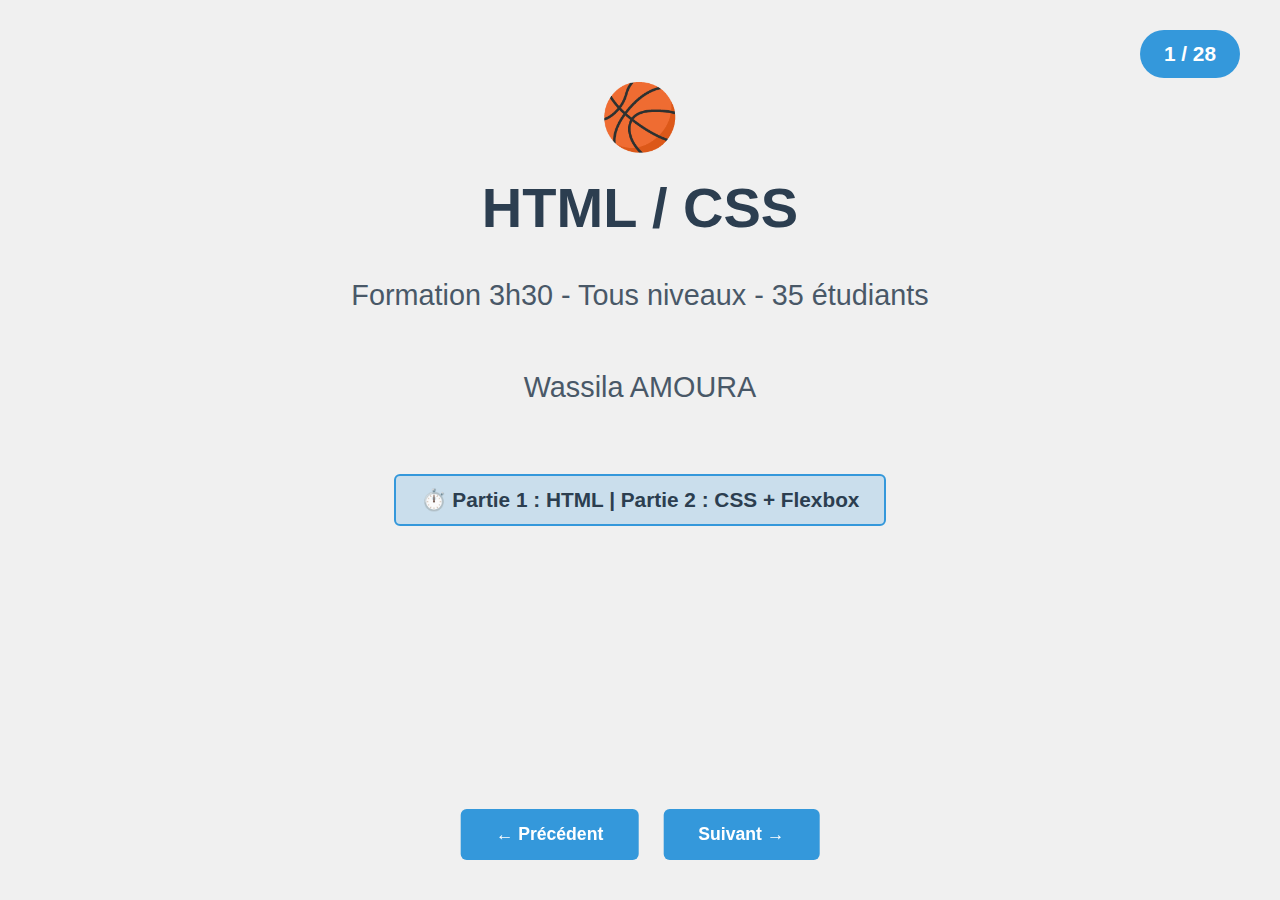
<file: Formation HTML_CSS - 3h30-pdf.html>
<!DOCTYPE html>
<html lang="fr">
<head>
    <meta charset="UTF-8">
    <meta name="viewport" content="width=device-width, initial-scale=1.0">
    <title>Formation HTML/CSS - 3h30</title>
    <style>
        * {
            margin: 0;
            padding: 0;
            box-sizing: border-box;
        }

        :root {
            --primary: #f0f0f0;
            --text-main: #2c3e50;
            --accent: #3498db;
            --success: #2ecc71;
            --warning: #f39c12;
            --danger: #e74c3c;
            --dark: #34495e;
            --gray: #95a5a6;
        }

        body {
            font-family: 'Segoe UI', Tahoma, Geneva, Verdana, sans-serif;
            background: var(--primary);
            color: var(--text-main);
            overflow: hidden;
        }

        .slideshow-container {
            width: 100%;
            height: 100vh;
            position: relative;
        }

        .slide {
            display: none;
            width: 100%;
            height: 100vh;
            padding: 80px 70px 60px 70px;
            overflow-y: auto;
            background: var(--primary);
            animation: fadeIn 0.5s;
        }

        .slide.active {
            display: flex;
            flex-direction: column;
            justify-content: flex-start;
        }

        @keyframes fadeIn {
            from { opacity: 0; }
            to { opacity: 1; }
        }

        h1 {
            font-size: 3.5rem;
            margin-bottom: 30px;
            font-weight: 700;
            color: var(--text-main);
        }

        h2 {
            font-size: 2.8rem;
            margin-bottom: 40px;
            font-weight: 700;
            color: var(--text-main);
        }

        h3 {
            font-size: 1.6rem;
            margin-bottom: 15px;
            color: var(--text-main);
        }

        p {
            font-size: 1.4rem;
            line-height: 1.8;
            margin-bottom: 15px;
            color: var(--text-main);
        }

        .subtitle {
            font-size: 1.8rem;
            opacity: 0.85;
            margin-bottom: 40px;
            color: var(--text-main);
        }

        .content {
            max-width: 1100px;
            margin: 0 auto;
        }

        /* Container - Wrapper pour centraliser le contenu */
        .container {
            max-width: 1100px;
            margin: 0 auto;
            padding: 20px;
        }

        ul {
            list-style: none;
            font-size: 1.4rem;
            line-height: 2;
        }

        li {
            margin-bottom: 15px;
            padding-left: 40px;
            position: relative;
        }

        li:before {
            content: "▸";
            position: absolute;
            left: 0;
            color: var(--accent);
            font-size: 2rem;
        }

        .code-block {
            background: #2c3e50;
            padding: 20px;
            border-radius: 8px;
            font-family: 'Courier New', monospace;
            font-size: 1rem;
            line-height: 1.8;
            overflow-x: auto;
            margin: 20px 0;
            border-left: 5px solid var(--accent);
            color: #ecf0f1;
            text-align: left;
            width: 100%;
            white-space: pre-wrap;
            word-break: break-word;
        }

        .highlight {
            color: var(--accent);
            font-weight: bold;
        }

        .box {
            background: rgba(52, 152, 219, 0.1);
            padding: 25px;
            border-radius: 8px;
            border-left: 5px solid var(--accent);
            margin: 20px 0;
        }

        .info-box {
            padding: 20px;
            border-radius: 8px;
            margin: 25px 0;
            border: 2px solid var(--accent);
        }

        .info-box.yellow {
            background: rgba(243, 156, 18, 0.1);
            border-color: var(--warning);
        }

        .info-box.green {
            background: rgba(46, 204, 113, 0.1);
            border-color: var(--success);
        }

        .info-box.blue {
            background: rgba(52, 152, 219, 0.1);
            border-color: var(--accent);
        }

        .info-box.red {
            background: rgba(231, 76, 60, 0.1);
            border-color: var(--danger);
        }

        .timing-badge {
            display: inline-block;
            background: rgba(52, 152, 219, 0.2);
            padding: 12px 25px;
            border-radius: 6px;
            font-size: 1.3rem;
            font-weight: 600;
            margin: 20px 0;
            border: 2px solid var(--accent);
        }

        .nav-buttons {
            position: fixed;
            bottom: 40px;
            left: 50%;
            transform: translateX(-50%);
            display: flex;
            gap: 25px;
            z-index: 1000;
        }

        button {
            background: var(--accent);
            color: white;
            border: none;
            padding: 15px 35px;
            font-size: 1.1rem;
            border-radius: 6px;
            cursor: pointer;
            font-weight: 600;
            transition: all 0.3s;
        }

        button:hover {
            background: #2980b9;
            transform: translateY(-2px);
            box-shadow: 0 8px 25px rgba(52, 152, 219, 0.4);
        }

        button:disabled {
            opacity: 0.5;
            cursor: not-allowed;
        }

        .counter {
            position: fixed;
            top: 30px;
            right: 40px;
            font-size: 1.3rem;
            background: var(--accent);
            color: white;
            padding: 12px 24px;
            border-radius: 25px;
            font-weight: 600;
        }

        .emoji {
            font-size: 4rem;
            margin-bottom: 20px;
        }

        strong {
            color: var(--accent);
        }

        /* ===== NAV - Navigation en haut ===== */
        nav {
            position: fixed;
            top: 0;
            left: 0;
            right: 0;
            background: white;
            padding: 20px 40px;
            box-shadow: 0 2px 8px rgba(0, 0, 0, 0.1);
            z-index: 999;
            display: flex;
            justify-content: center;
            gap: 30px;
        }

        nav a {
            text-decoration: none;
            color: var(--text-main);
            font-weight: 600;
            transition: all 0.3s;
        }

        nav a:hover {
            color: var(--accent);
        }

        .grid-2 {
            display: grid;
            grid-template-columns: 1fr 1fr;
            gap: 40px;
            margin: 30px 0;
        }

        /* SLIDE PAUSE - Style spécial */
        .slide-pause {
            background: linear-gradient(135deg, var(--accent) 0%, #2980b9 100%);
            color: white;
            justify-content: center !important;
            align-items: center !important;
            text-align: center;
            padding-top: 0 !important;
        }

        .slide-pause h1 {
            color: white;
            font-size: 5rem;
            margin-bottom: 30px;
        }

        .slide-pause .pause-timer {
            font-size: 6rem;
            font-weight: 700;
            margin: 40px 0;
            font-family: 'Courier New', monospace;
        }

        .slide-pause p {
            color: rgba(255, 255, 255, 0.9);
            font-size: 2rem;
        }

        @media (max-width: 1200px) {
            .slide { padding: 50px 50px; }
            h1 { font-size: 2.8rem; }
            h2 { font-size: 2.2rem; }
            .code-block { font-size: 0.9rem; }
        }
    </style>
</head>
<body>
    <div class="slideshow-container">
        
        <!-- SLIDE 1: INTRO -->
        <div class="slide active">
            <div class="content" style="text-align: center;">
                <div class="emoji">🏀</div>
                <h1>HTML / CSS</h1>
                <p class="subtitle">Formation 3h30 - Tous niveaux - 35 étudiants</p>
                <p class="subtitle">Wassila AMOURA</p>
                <div class="timing-badge">⏱️ Partie 1 : HTML | Partie 2 : CSS + Flexbox</div>
            </div>
        </div>

        <!-- SLIDE 2: PROGRAMME -->
        <div class="slide">
            <div class="content">
                <h2>📋 Programme de la journée</h2>
                <div style="margin-top: 2rem;">
                    <div style="background: rgba(52, 152, 219, 0.1); padding: 20px; margin: 15px 0; border-radius: 8px; border-left: 4px solid var(--accent);">
                        <p><strong>9h00 - 9h15 :</strong> Accueil & Introduction</p>
                    </div>
                    <div style="background: rgba(52, 152, 219, 0.1); padding: 20px; margin: 15px 0; border-radius: 8px; border-left: 4px solid var(--accent);">
                        <p><strong>9h15 - 10h45 :</strong> HTML - Fondamentaux</p>
                    </div>
                    <div style="background: rgba(52, 152, 219, 0.1); padding: 20px; margin: 15px 0; border-radius: 8px; border-left: 4px solid var(--accent);">
                        <p><strong>10h45 - 11h00 :</strong> ☕ PAUSE (15 min)</p>
                    </div>
                    <div style="background: rgba(52, 152, 219, 0.1); padding: 20px; margin: 15px 0; border-radius: 8px; border-left: 4px solid var(--accent);">
                        <p><strong>11h00 - 12h30 :</strong> CSS - Style & Flexbox</p>
                    </div>
                </div>
            </div>
        </div>

        <!-- SLIDE 3: APERÇU DU PROJET -->
        <div class="slide">
            <div class="content">
                <h2>🎯 Aperçu : Votre projet final</h2>
                <p style="font-size: 1.3rem; margin-bottom: 2rem; text-align: center;"><strong>Vous allez créer une page comme ça :</strong></p>
                
                <div style="background: white; border-radius: 12px; padding: 30px; box-shadow: 0 4px 15px rgba(0,0,0,0.1); margin-bottom: 2rem;">
                    <!-- Navigation -->
                    <div style="display: flex; justify-content: center; gap: 30px; margin-bottom: 30px; padding-bottom: 20px; border-bottom: 2px solid #ecf0f1;">
                        <a href="#" style="text-decoration: none; color: #3498db; font-weight: 600;">Accueil</a>
                        <a href="#" style="text-decoration: none; color: #3498db; font-weight: 600;">À propos</a>
                        <a href="#" style="text-decoration: none; color: #3498db; font-weight: 600;">Contact</a>
                    </div>

                    <!-- Titre -->
                    <h3 style="color: #2c3e50; font-size: 2rem; text-align: center; margin-bottom: 2rem;">Mon Portfolio</h3>

                    <!-- Cards -->
                    <div style="display: flex; gap: 20px; margin-bottom: 30px;">
                        <div style="flex: 1; background: #ecf0f1; padding: 20px; border-radius: 8px; text-align: center;">
                            <p style="font-size: 3rem; margin-bottom: 10px;">🎨</p>
                            <h4 style="color: #2c3e50; margin-bottom: 10px;">Design</h4>
                            <p style="color: #7f8c8d; font-size: 0.95rem;">Créer des interfaces modernes</p>
                        </div>
                        <div style="flex: 1; background: #ecf0f1; padding: 20px; border-radius: 8px; text-align: center;">
                            <p style="font-size: 3rem; margin-bottom: 10px;">💻</p>
                            <h4 style="color: #2c3e50; margin-bottom: 10px;">Code</h4>
                            <p style="color: #7f8c8d; font-size: 0.95rem;">HTML, CSS, JavaScript</p>
                        </div>
                        <div style="flex: 1; background: #ecf0f1; padding: 20px; border-radius: 8px; text-align: center;">
                            <p style="font-size: 3rem; margin-bottom: 10px;">🚀</p>
                            <h4 style="color: #2c3e50; margin-bottom: 10px;">Deploy</h4>
                            <p style="color: #7f8c8d; font-size: 0.95rem;">Mettre en ligne votre site</p>
                        </div>
                    </div>

                    <!-- Formulaire -->
                    <div style="background: #f0f0f0; padding: 20px; border-radius: 8px; margin-bottom: 30px;">
                        <h4 style="color: #2c3e50; margin-bottom: 15px;">Me contacter</h4>
                        <input type="text" placeholder="Votre nom" style="width: 100%; padding: 10px; margin-bottom: 10px; border: 1px solid #bdc3c7; border-radius: 4px;" disabled>
                        <input type="email" placeholder="Votre email" style="width: 100%; padding: 10px; margin-bottom: 15px; border: 1px solid #bdc3c7; border-radius: 4px;" disabled>
                        <button style="background: #3498db; color: white; padding: 12px 30px; border: none; border-radius: 4px; cursor: pointer; font-weight: 600;">Envoyer</button>
                    </div>

                    <!-- Footer -->
                    <footer style="background: #2c3e50; color: white; padding: 30px; border-radius: 8px; text-align: center;">
                        <p style="margin-bottom: 10px; font-weight: 600;">© 2024 Mon Portfolio</p>
                        <div style="display: flex; justify-content: center; gap: 20px; font-size: 0.95rem;">
                            <a href="#" style="color: #3498db; text-decoration: none;">LinkedIn</a>
                            <a href="#" style="color: #3498db; text-decoration: none;">GitHub</a>
                            <a href="#" style="color: #3498db; text-decoration: none;">Twitter</a>
                        </div>
                    </footer>
                </div>

                <div class="info-box blue" style="margin-top: 1rem;">
                    <p style="text-align: center;"><strong>✅ À la fin du cours, vous saurez créer ce type de page !</strong> Navigation, Cards, Formulaire, Flexbox responsif...</p>
                </div>
            </div>
        </div>
        <div class="slide">
            <div class="content">
                <h2>🏗️ Partie 1 : HTML - Fondamentaux</h2>
                <ul>
                    <li><strong>Concepts :</strong> Structure, balises, sémantique</li>
                    <li><strong>Balises essentielles :</strong> h1-h4, p, nav, img, form, input, button</li>
                    <li><strong>Attributs :</strong> id, class, href, src, alt, type, name</li>
                    <li><strong>Objectif :</strong> Créer 1 fichier HTML complet que vous styliserez après</li>
                </ul>
                <div class="timing-badge">⏱️ 1h30</div>
            </div>
        </div>

        <!-- SLIDE 4: HEAD & METADATA -->
        <div class="slide">
            <div class="content">
                <h2>📋 Structure HTML de base</h2>
                <div class="grid-2">
                    <div>
                        <h3>Code :</h3>
                        <div class="code-block">
&lt;!DOCTYPE html&gt;
&lt;html lang="fr"&gt;
  &lt;head&gt;
    &lt;meta charset="UTF-8"&gt;
    &lt;meta name="viewport"
          content="width=device-width"&gt;
    &lt;title&gt;Ma page&lt;/title&gt;
  &lt;/head&gt;
  &lt;body&gt;
    &lt;h1&gt;Mon titre&lt;/h1&gt;
    &lt;p&gt;Mon contenu&lt;/p&gt;
  &lt;/body&gt;
&lt;/html&gt;
                        </div>
                    </div>
                    <div>
                        <h3>🔍 Explication :</h3>
                        <ul style="font-size: 1.1rem;">
                            <li><strong>&lt;!DOCTYPE html&gt;</strong><br><small>Déclare HTML5</small></li>
                            <li><strong>&lt;head&gt;</strong><br><small>Infos cachées (titre, CSS...)</small></li>
                            <li><strong>&lt;body&gt;</strong><br><small>Contenu visible</small></li>
                            <li><strong>charset UTF-8</strong><br><small>Pour tous les caractères</small></li>
                        </ul>
                    </div>
                </div>
            </div>
        </div>

        <!-- SLIDE 5: HEADINGS & HIERARCHIE -->
        <div class="slide">
            <div class="content">
                <h2>🪆 Headings & Hiérarchie</h2>
                <div class="code-block">
&lt;h1&gt;Titre principal (1 par page)&lt;/h1&gt;
&lt;h2&gt;Sous-titre (sections)&lt;/h2&gt;
&lt;h3&gt;Sous-section&lt;/h3&gt;
&lt;h4&gt;Détails&lt;/h4&gt;

<span style="color: #7f8c8d;">/* ✅ BON : H1 → H2 → H3 */</span>
<span style="color: #7f8c8d;">/* ❌ MAUVAIS : H1 → H3 (sauter H2) */</span>
                </div>
                <div class="info-box blue">
                    <p><strong>Règle d'or :</strong> Respecter l'ordre H1 → H2 → H3 → H4. Un seul H1 par page.</p>
                </div>
            </div>
        </div>

        <!-- SLIDE 6: CONCEPT DU CONTAINER PRINCIPAL -->
        <div class="slide">
            <div class="content">
                <h2>📦 Le gros Container - Concept clé</h2>
                <p style="font-size: 1.3rem; margin-bottom: 2rem;">Votre page web aura toujours la même structure :</p>
                
                <div style="background: white; border-radius: 12px; padding: 20px; box-shadow: 0 4px 15px rgba(0,0,0,0.1); margin-bottom: 2rem;">
                    <!-- Container visuel -->
                    <div style="background: #ecf0f1; padding: 30px; border-radius: 8px; border: 3px dashed #e74c3c; text-align: center;">
                        <p style="font-size: 0.9rem; color: #e74c3c; font-weight: 600; margin-bottom: 15px;">← &lt;div class="container"&gt; →</p>
                        
                        <div style="background: white; padding: 15px; margin-bottom: 15px; border-radius: 4px;">
                            <p style="font-size: 0.9rem; color: #3498db; margin: 0;"><strong>&lt;nav&gt;</strong> Navigation</p>
                        </div>
                        
                        <div style="background: white; padding: 15px; margin-bottom: 15px; border-radius: 4px;">
                            <p style="font-size: 0.9rem; color: #3498db; margin: 0;"><strong>&lt;h1&gt;</strong> Mon Portfolio</p>
                        </div>
                        
                        <div style="background: white; padding: 15px; margin-bottom: 15px; border-radius: 4px;">
                            <p style="font-size: 0.9rem; color: #3498db; margin: 0;"><strong>&lt;div class="cards-container"&gt;</strong> + 3 cards</p>
                        </div>
                        
                        <div style="background: white; padding: 15px; margin-bottom: 15px; border-radius: 4px;">
                            <p style="font-size: 0.9rem; color: #3498db; margin: 0;"><strong>&lt;form&gt;</strong> Formulaire</p>
                        </div>
                        
                        <div style="background: white; padding: 15px; border-radius: 4px;">
                            <p style="font-size: 0.9rem; color: #3498db; margin: 0;"><strong>&lt;footer&gt;</strong> Pied de page</p>
                        </div>
                        
                        <p style="font-size: 0.9rem; color: #e74c3c; font-weight: 600; margin-top: 15px;">← &lt;/div&gt; →</p>
                    </div>
                </div>

                <div class="info-box blue">
                    <p><strong>À quoi sert le container ?</strong></p>
                    <p>1️⃣ <strong>Centrer</strong> le contenu sur la page</p>
                    <p>2️⃣ <strong>Limiter la largeur</strong> (pas plus de 1200px)</p>
                    <p>3️⃣ <strong>Englober tout</strong> les éléments pour une meilleure organisation</p>
                </div>
            </div>
        </div>
        <div class="slide">
            <div class="content">
                <h2>🧭 Navigation & Liens</h2>
                <div class="code-block">
&lt;nav&gt;
  &lt;a href="#home"&gt;Accueil&lt;/a&gt;
  &lt;a href="#about"&gt;À propos&lt;/a&gt;
  &lt;a href="https://google.com"&gt;Google&lt;/a&gt;
  &lt;a href="mailto:contact@site.com"&gt;Email&lt;/a&gt;
&lt;/nav&gt;
                </div>
                <div class="info-box blue">
                    <p><strong>&lt;nav&gt; :</strong> Balise sémantique pour navigation</p>
                    <p><strong>&lt;a&gt; :</strong> Lien (href = destination)</p>
                    <p><strong>#anchor :</strong> Lien vers section sur la page</p>
                </div>
            </div>
        </div>

        <!-- SLIDE 6B: POSITIONNEMENT NAV EN CSS -->
        <div class="slide">
            <div class="content">
                <h2>🧭 Styliser la NAV en CSS</h2>
                <div class="grid-2">
                    <div>
                        <h3>NAV Centrée</h3>
                        <div class="code-block" style="font-size: 0.9rem;">
nav {
  position: fixed;
  top: 0;
  left: 0;
  right: 0;
  background: white;
  padding: 20px;
  display: flex;
  justify-content: center;
  gap: 30px;
}

nav a:hover {
  color: #3498db;
}
                        </div>
                    </div>
                    <div>
                        <h3>NAV Alignée à droite</h3>
                        <div class="code-block" style="font-size: 0.9rem;">
nav {
  position: fixed;
  top: 0;
  left: 0;
  right: 0;
  background: white;
  padding: 20px 40px;
  display: flex;
  justify-content: flex-end;
  gap: 30px;
}

nav a:hover {
  color: #3498db;
}
                        </div>
                    </div>
                </div>
                <div class="info-box blue" style="margin-top: 2rem;">
                    <p><strong>position: fixed :</strong> La nav reste en haut (important !)</p>
                    <p><strong>justify-content: center :</strong> Liens au centre</p>
                    <p><strong>justify-content: flex-end :</strong> Liens à droite</p>
                </div>
            </div>
        </div>

        <!-- SLIDE 7: IMAGES & PARAGRAPHES -->
        <div class="slide">
            <div class="content">
                <h2>🖼️ Images & Paragraphes</h2>
                <div class="grid-2">
                    <div>
                        <h3>Balise IMG</h3>
                        <div class="code-block" style="font-size: 0.95rem;">
&lt;img 
  src="photo.jpg"
  alt="Description"
  width="250"
&gt;
                        </div>
                        <div class="info-box blue" style="font-size: 0.95rem;">
                            <p><strong>src :</strong> Chemin de l'image</p>
                            <p><strong>alt :</strong> OBLIGATOIRE ! (accessibilité)</p>
                        </div>
                    </div>
                    <div>
                        <h3>Balise P</h3>
                        <div class="code-block" style="font-size: 0.95rem;">
&lt;p&gt;Ceci est un paragraphe 
de texte normal.&lt;/p&gt;

&lt;p&gt;Chaque &lt;p&gt; = nouveau bloc&lt;/p&gt;
                        </div>
                        <div class="info-box blue" style="font-size: 0.95rem;">
                            <p><strong>&lt;p&gt; :</strong> Pour tout bloc de texte</p>
                            <p><strong>Un seul sujet par &lt;p&gt;</strong></p>
                        </div>
                    </div>
                </div>
            </div>
        </div>

        <!-- SLIDE 8: FORMULAIRES -->
        <div class="slide">
            <div class="content">
                <h2>📝 Formulaires</h2>
                <div class="code-block">
&lt;form&gt;
  &lt;label for="name"&gt;Nom :&lt;/label&gt;
  &lt;input type="text" id="name" required&gt;

  &lt;label for="email"&gt;Email :&lt;/label&gt;
  &lt;input type="email" id="email" required&gt;

  &lt;label for="team"&gt;Équipe :&lt;/label&gt;
  &lt;select id="team"&gt;
    &lt;option&gt;Lakers&lt;/option&gt;
    &lt;option&gt;Celtics&lt;/option&gt;
  &lt;/select&gt;

  &lt;button type="submit"&gt;Envoyer&lt;/button&gt;
&lt;/form&gt;
                </div>
            </div>
        </div>

        <!-- SLIDE 9: ID vs CLASS -->
        <div class="slide">
            <div class="content">
                <h2>🏷️ ID vs CLASS</h2>
                <div class="grid-2">
                    <div>
                        <h3>🆔 ID (Unique)</h3>
                        <div class="code-block">
&lt;div id="header"&gt;...&lt;/div&gt;
&lt;section id="contact"&gt;...&lt;/section&gt;

/* CSS */
#header { background: blue; }
                        </div>
                        <ul style="font-size: 1rem; margin-top: 1rem;">
                            <li><strong>Une seule fois</strong> par page</li>
                            <li>Comme un numéro unique</li>
                            <li>CSS : <strong>#nom-id</strong></li>
                        </ul>
                    </div>
                    <div>
                        <h3>👕 CLASS (Partageable)</h3>
                        <div class="code-block">
&lt;div class="card"&gt;...&lt;/div&gt;
&lt;div class="card"&gt;...&lt;/div&gt;

/* CSS */
.card { padding: 20px; }
                        </div>
                        <ul style="font-size: 1rem; margin-top: 1rem;">
                            <li><strong>Plusieurs fois</strong></li>
                            <li>Comme un uniforme</li>
                            <li>CSS : <strong>.nom-classe</strong></li>
                        </ul>
                    </div>
                </div>
            </div>
        </div>

        <!-- SLIDE 9B: STRUCTURE HTML À CRÉER -->
        <div class="slide">
            <div class="content">
                <h2>📝 Structure HTML à créer (avant CSS)</h2>
                <p style="font-size: 1.2rem; margin-bottom: 2rem; text-align: center;"><strong>Voici le code HTML qui va générer votre page :</strong></p>
                
                <div style="background: white; border-radius: 12px; padding: 20px; box-shadow: 0 4px 15px rgba(0,0,0,0.1); margin-bottom: 2rem; overflow-y: auto; max-height: 50vh;">
                    <nav style="margin-bottom: 20px;">
                        <a href="#">Accueil</a>
                        <a href="#">À propos</a>
                        <a href="#">Contact</a>
                    </nav>

                    <h1>Mon Portfolio</h1>

                    <div style="margin: 30px 0;">
                        <div style="margin-bottom: 20px;">
                            <h3>🎨 Design</h3>
                            <p>Créer des interfaces modernes</p>
                        </div>
                        <div style="margin-bottom: 20px;">
                            <h3>💻 Code</h3>
                            <p>HTML, CSS, JavaScript</p>
                        </div>
                        <div style="margin-bottom: 20px;">
                            <h3>🚀 Deploy</h3>
                            <p>Mettre en ligne votre site</p>
                        </div>
                    </div>

                    <form style="margin: 30px 0;">
                        <label>Nom :</label>
                        <input type="text" placeholder="Votre nom">
                        
                        <label>Email :</label>
                        <input type="email" placeholder="Votre email">
                        
                        <button type="submit">Envoyer</button>
                    </form>

                    <footer style="margin-top: 30px;">
                        <p>© 2024 Mon Portfolio</p>
                        <a href="#">LinkedIn</a>
                        <a href="#">GitHub</a>
                        <a href="#">Twitter</a>
                    </footer>
                </div>

                <div class="info-box yellow" style="margin-top: 1rem;">
                    <p><strong>💡 Remarque :</strong> C'est pas très beau sans CSS, hein ? 😅 C'est normal ! Après l'exo CSS, ce sera magnifique !</p>
                </div>
            </div>
        </div>
        <div class="slide">
            <div class="content">
                <h2>🎯 EXERCICE PRATIQUE : Créer ma page HTML</h2>
                <p style="font-size: 1.4rem; margin-bottom: 2rem;"><strong>⏰ 20 minutes</strong></p>
                <div class="info-box yellow">
                    <h3>📝 Mission :</h3>
                    <p>Créer la structure HTML de la page Portfolio (celle qu'on vient de voir) sans CSS</p>
                </div>
                <div style="margin-top: 2rem;">
                    <h3>📋 Votre page doit contenir :</h3>
                    <ul>
                        <li><strong>&lt;nav&gt;</strong> avec 3 liens (Accueil, À propos, Contact)</li>
                        <li><strong>&lt;h1&gt;</strong> "Mon Portfolio"</li>
                        <li><strong>&lt;div class="container"&gt;</strong> englobant les 3 cards :
                            <ul style="margin-top: 10px;">
                                <li><strong>&lt;div class="card"&gt;</strong> Design - &lt;h3&gt; + &lt;p&gt;</li>
                                <li><strong>&lt;div class="card"&gt;</strong> Code - &lt;h3&gt; + &lt;p&gt;</li>
                                <li><strong>&lt;div class="card"&gt;</strong> Deploy - &lt;h3&gt; + &lt;p&gt;</li>
                            </ul>
                        </li>
                        <li><strong>&lt;form&gt;</strong> avec 2 inputs (nom, email) et 1 button</li>
                        <li><strong>&lt;footer&gt;</strong> avec copyright + 3 liens sociaux</li>
                    </ul>
                </div>
            </div>
        </div>

        <!-- SLIDE 11: LIVE CODING HTML -->
        <div class="slide" style="background: linear-gradient(135deg, #3498db 0%, #2980b9 100%); color: white;">
            <div class="content" style="text-align: center;">
                <div class="emoji">🎬</div>
                <h2 style="color: white;">LIVE CODING #1</h2>
                <p class="subtitle" style="color: rgba(255,255,255,0.9);">Je crée une page HTML complet devant vous</p>
                <div class="timing-badge" style="border-color: white; background: rgba(255,255,255,0.2);">
                    ⏱️ 5 minutes - VS Code + Navigateur
                </div>
            </div>
        </div>

        <!-- ========== PAUSE 15 MIN ========== -->
        <div class="slide slide-pause">
            <div class="content" style="text-align: center;">
                <div style="font-size: 5rem; margin-bottom: 30px;">☕</div>
                <h1 style="font-size: 4rem;">PAUSE</h1>
                <p style="font-size: 2.5rem; margin: 30px 0;">Répit bien mérité !</p>
                <div class="pause-timer">15 min</div>
                <p style="font-size: 1.5rem; margin-top: 40px;">À bientôt pour la Partie 2 : CSS 🎨</p>
            </div>
        </div>

        <!-- ========== PARTIE 2 : CSS ========== -->

        <!-- SLIDE 12: CONCEPTS CSS -->
        <div class="slide">
            <div class="content">
                <h2>🎨 Partie 2 : CSS - Style & Flexbox</h2>
                <ul>
                    <li><strong>Concepts :</strong> Couleurs, fonts, layout, responsive</li>
                    <li><strong>Sélecteurs :</strong> Balises, classes, IDs, hover</li>
                    <li><strong>Propriétés :</strong> color, background, font-size, padding, etc.</li>
                    <li><strong>Layout :</strong> Flexbox, media queries (mobile/desktop)</li>
                    <li><strong>Objectif :</strong> Styliser votre HTML avec votre propre design</li>
                </ul>
                <div class="timing-badge">⏱️ 1h30</div>
            </div>
        </div>

        <!-- SLIDE 13: SYNTAXE CSS -->
        <div class="slide">
            <div class="content">
                <h2>🎨 Syntaxe CSS</h2>
                <div class="code-block">
<span style="color: var(--accent);">sélecteur</span> {
  <span style="color: var(--accent);">propriété</span>: valeur;
  <span style="color: var(--accent);">propriété</span>: valeur;
}

/* Exemples */
<span style="color: var(--accent);">h1</span> {
  color: blue;
  font-size: 2.5rem;
}

<span style="color: var(--accent)">.ma-classe</span> {
  background-color: yellow;
}

<span style="color: var(--accent);">#mon-id</span> {
  padding: 20px;
}
                </div>
                <div class="info-box blue">
                    <p style="font-size: 1.3rem; text-align: center;"><strong>CSS = Qui + Quoi + Comment</strong></p>
                </div>
            </div>
        </div>

        <!-- SLIDE 14: COULEURS & FONTS -->
        <div class="slide">
            <div class="content">
                <h2>🔤 Couleurs & Polices</h2>
                <div class="grid-2">
                    <div>
                        <h3>📝 Propriétés principales</h3>
                        <div class="code-block" style="font-size: 0.95rem;">
<span style="color: var(--accent);">color</span>: #2c3e50;
<span style="color: var(--accent);">background-color</span>: white;
<span style="color: var(--accent);">font-family</span>: Arial, sans-serif;
<span style="color: var(--accent);">font-size</span>: 16px;
<span style="color: var(--accent);">font-weight</span>: bold;
<span style="color: var(--accent);">text-align</span>: center;
<span style="color: var(--accent);">line-height</span>: 1.5;
                        </div>
                    </div>
                    <div>
                        <h3>🎨 Couleurs disponibles</h3>
                        <div class="info-box blue" style="font-size: 0.95rem;">
                            <strong>Hexadécimal :</strong><br>
                            <code>#FF0000</code> (rouge)<br>
                            <code>#00FF00</code> (vert)<br>
                            <code>#0000FF</code> (bleu)
                        </div>
                        <div class="info-box green" style="font-size: 0.95rem; margin-top: 1rem;">
                            <strong>Noms :</strong><br>
                            <code>red, blue, green</code><br>
                            <code>white, black</code>
                        </div>
                    </div>
                </div>
            </div>
        </div>

        <!-- SLIDE 15: HOVER & BOX MODEL -->
        <div class="slide">
            <div class="content">
                <h2>🖱️ Hover & Box Model</h2>
                <div class="grid-2">
                    <div>
                        <h3>Hover (Au survol)</h3>
                        <div class="code-block" style="font-size: 0.95rem;">
a:hover {
  color: orange;
  text-decoration: underline;
}

button:hover {
  background: #2980b9;
  cursor: pointer;
}
                        </div>
                    </div>
                    <div>
                        <h3>Box Model</h3>
                        <div class="code-block" style="font-size: 0.95rem;">
.box {
  padding: 20px;
  margin: 30px 0;
  border: 2px solid blue;
  border-radius: 8px;
  box-shadow: 0 4px 12px rgba(0,0,0,0.1);
}
                        </div>
                    </div>
                </div>
            </div>
        </div>

        <!-- SLIDE 16: FLEXBOX -->
        <div class="slide">
            <div class="content">
                <h2>📦 Flexbox : Aligner facilement</h2>
                <div class="code-block">
.container {
  <span style="color: var(--accent);">display: flex;</span>
  <span style="color: var(--accent);">justify-content: center;</span>
  <span style="color: var(--accent);">gap: 20px;</span>
}

.item {
  <span style="color: var(--accent);">flex: 1;</span>
}
                </div>
                <div class="grid-2" style="margin-top: 2rem;">
                    <div>
                        <div class="info-box blue">
                            <strong>display: flex</strong><br>
                            <small>Active le mode Flexbox</small>
                        </div>
                    </div>
                    <div>
                        <div class="info-box green">
                            <strong>justify-content: center</strong><br>
                            <small>Alignement horizontal</small>
                        </div>
                    </div>
                    <div>
                        <div class="info-box yellow">
                            <strong>gap: 20px</strong><br>
                            <small>Espacement entre items</small>
                        </div>
                    </div>
                    <div>
                        <div class="info-box red">
                            <strong>flex: 1</strong><br>
                            <small>L'item prend de l'espace</small>
                        </div>
                    </div>
                </div>
            </div>
        </div>

        <!-- SLIDE 17B: CONTAINERS & WRAPPERS -->
        <div class="slide">
            <div class="content">
                <h2>📦 Containers & Wrappers</h2>
                <div class="grid-2">
                    <div>
                        <h3>HTML - 3 éléments</h3>
                        <div class="code-block" style="font-size: 0.9rem;">
&lt;div class="container"&gt;
  &lt;div class="card"&gt;
    &lt;h3&gt;Titre 1&lt;/h3&gt;
    &lt;p&gt;Contenu...&lt;/p&gt;
  &lt;/div&gt;

  &lt;div class="card"&gt;
    &lt;h3&gt;Titre 2&lt;/h3&gt;
    &lt;p&gt;Contenu...&lt;/p&gt;
  &lt;/div&gt;

  &lt;div class="card"&gt;
    &lt;h3&gt;Titre 3&lt;/h3&gt;
    &lt;p&gt;Contenu...&lt;/p&gt;
  &lt;/div&gt;
&lt;/div&gt;
                        </div>
                    </div>
                    <div>
                        <h3>CSS - Flexbox</h3>
                        <div class="code-block" style="font-size: 0.9rem;">
.container {
  max-width: 1200px;
  margin: 0 auto;
  display: flex;
  gap: 20px;
}

.card {
  flex: 1;
  padding: 20px;
  background: #ecf0f1;
  border-radius: 8px;
}

.card:hover {
  background: #bdc3c7;
  cursor: pointer;
}
                        </div>
                    </div>
                </div>
                <div class="info-box blue" style="margin-top: 1.5rem;">
                    <p><strong>Container :</strong> Enveloppe tous les éléments + display: flex</p>
                    <p><strong>.card :</strong> Chaque élément prend 1/3 de l'espace (flex: 1)</p>
                </div>
                <div class="info-box green" style="margin-top: 1rem;">
                    <p><strong>💡 Astuce : Utiliser l'Inspecteur Chrome !</strong></p>
                    <p style="margin-top: 0.5rem;">1. Clic droit → <strong>Inspecter</strong></p>
                    <p>2. Sélectionner le <strong>.container</strong></p>
                    <p>3. Dans l'onglet Styles CSS, <strong>activer/désactiver</strong> les propriétés flex en direct</p>
                    <p>4. Voir les changements en temps réel → parfait pour tester ! 🔧</p>
                </div>
            </div>
        </div>
        <div class="slide">
            <div class="content">
                <h2>🎨 EXERCICE PRATIQUE : Styliser ma page</h2>
                <p style="font-size: 1.4rem; margin-bottom: 2rem;"><strong>⏰ 25 minutes</strong></p>
                <div class="info-box yellow">
                    <h3>🎯 Mission :</h3>
                    <p>Ajouter du CSS à votre page HTML pour la rendre belle</p>
                </div>
                <div style="margin-top: 2rem;">
                    <h3>📋 À faire :</h3>
                    <ul>
                        <li>Créer un fichier <strong>style.css</strong></li>
                        <li>Lier le CSS au HTML : <strong>&lt;link rel="stylesheet" href="style.css"&gt;</strong></li>
                        <li>Styliser h1, h2 avec couleurs et tailles</li>
                        <li>Changer la police du body</li>
                        <li>Ajouter du hover sur les liens</li>
                        <li>Ajouter padding et margin pour l'espacement</li>
                    </ul>
                </div>
            </div>
        </div>

        <!-- SLIDE 18: LIVE CODING CSS -->
        <div class="slide" style="background: linear-gradient(135deg, #3498db 0%, #2980b9 100%); color: white;">
            <div class="content" style="text-align: center;">
                <div class="emoji">🎬</div>
                <h2 style="color: white;">LIVE CODING #2</h2>
                <p class="subtitle" style="color: rgba(255,255,255,0.9);">Je stylise une page avec CSS + Flexbox</p>
                <div class="timing-badge" style="border-color: white; background: rgba(255,255,255,0.2);">
                    ⏱️ 5 minutes - VS Code + Navigateur
                </div>
            </div>
        </div>

        <!-- SLIDE 20: CHEAT SHEET CSS -->
        <div class="slide">
            <div class="content">
                <h2>📄 Cheat Sheet CSS - À retenir</h2>
                <div class="code-block">
/* COULEURS */
color: #3498db;              /* Texte bleu */
background-color: #ecf0f1;   /* Fond clair */
border: 2px solid #e74c3c;   /* Bordure rouge */

/* RADIUS - Coins arrondis */
border-radius: 8px;          /* Léger arrondi */
border-radius: 50%;          /* Cercle parfait */

/* PADDING & MARGIN */
padding: 20px;               /* Espace intérieur */
margin: 15px;                /* Espace extérieur */

/* HOVER - Au survol */
button:hover {
  background: #2980b9;
  cursor: pointer;
  transform: translateY(-2px);
}

a:hover {
  color: orange;
  text-decoration: underline;
}
                </div>
                <div class="info-box green" style="margin-top: 1.5rem;">
                    <p><strong>💡 Astuce :</strong> Utilisez ces propriétés pour styliser votre site. N'oubliez pas le hover pour rendre vos éléments interactifs ! ✨</p>
                </div>
            </div>
        </div>

        <!-- SLIDE 21: RESSOURCES & LIENS UTILES -->
        <div class="slide">
            <div class="content">
                <h2>📚 Ressources & Sites Utiles</h2>
                <div style="margin-top: 2rem;">
                    <div style="background: rgba(52, 152, 219, 0.1); padding: 20px; margin: 15px 0; border-radius: 8px; border-left: 4px solid var(--accent);">
                        <p><strong>🔗 MDN Web Docs</strong> - <code>https://developer.mozilla.org</code></p>
                        <p style="font-size: 1.2rem; margin-top: 8px;"><small>Documentation officielle HTML/CSS - LA référence complète</small></p>
                    </div>
                    <div style="background: rgba(46, 204, 113, 0.1); padding: 20px; margin: 15px 0; border-radius: 8px; border-left: 4px solid var(--success);">
                        <p><strong>💻 W3Schools</strong> - <code>https://www.w3schools.com</code></p>
                        <p style="font-size: 1.2rem; margin-top: 8px;"><small>Tutoriels interactifs avec "Try it Yourself" - Parfait pour débuter</small></p>
                    </div>
                    <div style="background: rgba(243, 156, 18, 0.1); padding: 20px; margin: 15px 0; border-radius: 8px; border-left: 4px solid var(--warning);">
                        <p><strong>🎨 CSS-Tricks</strong> - <code>https://css-tricks.com</code></p>
                        <p style="font-size: 1.2rem; margin-top: 8px;"><small>Astuces CSS, Flexbox, Grid - Explications détaillées avec exemples</small></p>
                    </div>
                    <div style="background: rgba(231, 76, 60, 0.1); padding: 20px; margin: 15px 0; border-radius: 8px; border-left: 4px solid var(--danger);">
                        <p><strong>🔧 CodePen</strong> - <code>https://codepen.io</code></p>
                        <p style="font-size: 1.2rem; margin-top: 8px;"><small>Plateforme pour partager & tester du code HTML/CSS/JS en direct</small></p>
                    </div>
                    <div style="background: rgba(52, 152, 219, 0.1); padding: 20px; margin: 15px 0; border-radius: 8px; border-left: 4px solid var(--accent);">
                        <p><strong>📖 Grafikart</strong> - <code>https://grafikart.fr</code></p>
                        <p style="font-size: 1.2rem; margin-top: 8px;"><small>Vidéos tutoriels français sur HTML/CSS/JavaScript - Gratuit et de qualité</small></p>
                    </div>
                </div>
                <div class="info-box green" style="margin-top: 2rem;">
                    <p style="text-align: center; font-size: 1.3rem;"><strong>🎯 Conseil :</strong> Gardez MDN en favori ! C'est votre meilleur ami en développement 👍</p>
                </div>
            </div>
        </div>

        <!-- SLIDE 22: DÉFI FINAL -->
        <div class="slide">
            <div class="content">
                <h2>🏆 DÉFI FINAL</h2>
                <p style="font-size: 1.4rem; margin-bottom: 2rem;"><strong>⏰ 20 minutes</strong></p>
                <div class="info-box green">
                    <h3>🚀 Votre objectif :</h3>
                    <p>Assembler tout ce que vous avez appris pour créer un site web complet</p>
                </div>
                <div style="margin-top: 2rem;">
                    <h3>✅ Checklist finale :</h3>
                    <ul>
                        <li>✅ HTML structuré et sémantique</li>
                        <li>✅ CSS avec classes et IDs</li>
                        <li>✅ Couleurs personnalisées</li>
                        <li>✅ Hover effects sur les liens</li>
                        <li>✅ Flexbox pour aligner</li>
                        <li>✅ Responsive (mobile-friendly)</li>
                    </ul>
                </div>
                <div class="info-box blue" style="margin-top: 2rem;">
                    <p style="text-align: center; font-size: 1.3rem;">🎉 Vous êtes prêts ! Montrez votre création !</p>
                </div>
            </div>
        </div>

        <!-- SLIDE 21: FIN -->
        <div class="slide" style="background: linear-gradient(135deg, #2ecc71 0%, #27ae60 100%); color: white; text-align: center;">
            <div class="content">
                <div class="emoji" style="color: white; font-size: 5rem;">🎉</div>
                <h1 style="color: white; font-size: 4rem;">Bravo !</h1>
                <p class="subtitle" style="color: rgba(255,255,255,0.9); font-size: 2rem;">Vous maîtrisez maintenant les fondamentaux du Web</p>
                <div class="info-box blue" style="margin-top: 2rem; background: rgba(255,255,255,0.1); border-color: white; text-align: center; color: white;">
                    <p><strong>🚀 Prochaines étapes :</strong></p>
                    <p>JavaScript • Frameworks (React, Vue) • Responsive Design Avancé</p>
                    <p style="margin-top: 1rem; font-size: 1.4rem;">Merci pour votre participation ! 👏</p>
                </div>
            </div>
        </div>

    </div>

    <div class="counter">
        <span id="current-slide">1</span> / <span id="total-slides">20</span>
    </div>

    <div class="nav-buttons">
        <button onclick="previousSlide()">← Précédent</button>
        <button onclick="nextSlide()">Suivant →</button>
    </div>

    <script>
        let currentSlide = 0;
        const slides = document.querySelectorAll('.slide');
        const totalSlides = slides.length;
        
        document.getElementById('total-slides').textContent = totalSlides;

        function showSlide(n) {
            slides.forEach(slide => slide.classList.remove('active'));
            
            if (n >= totalSlides) currentSlide = 0;
            if (n < 0) currentSlide = totalSlides - 1;
            
            slides[currentSlide].classList.add('active');
            document.getElementById('current-slide').textContent = currentSlide + 1;
        }

        function nextSlide() {
            currentSlide++;
            showSlide(currentSlide);
        }

        function previousSlide() {
            currentSlide--;
            showSlide(currentSlide);
        }

        document.addEventListener('keydown', function(e) {
            if (e.key === 'ArrowRight' || e.key === ' ') nextSlide();
            if (e.key === 'ArrowLeft') previousSlide();
        });

        showSlide(currentSlide);
    </script>

<!-- Code injected by live-server -->
<script>
	// <![CDATA[  <-- For SVG support
	if ('WebSocket' in window) {
		(function () {
			function refreshCSS() {
				var sheets = [].slice.call(document.getElementsByTagName("link"));
				var head = document.getElementsByTagName("head")[0];
				for (var i = 0; i < sheets.length; ++i) {
					var elem = sheets[i];
					var parent = elem.parentElement || head;
					parent.removeChild(elem);
					var rel = elem.rel;
					if (elem.href && typeof rel != "string" || rel.length == 0 || rel.toLowerCase() == "stylesheet") {
						var url = elem.href.replace(/(&|\?)_cacheOverride=\d+/, '');
						elem.href = url + (url.indexOf('?') >= 0 ? '&' : '?') + '_cacheOverride=' + (new Date().valueOf());
					}
					parent.appendChild(elem);
				}
			}
			var protocol = window.location.protocol === 'http:' ? 'ws://' : 'wss://';
			var address = protocol + window.location.host + window.location.pathname + '/ws';
			var socket = new WebSocket(address);
			socket.onmessage = function (msg) {
				if (msg.data == 'reload') window.location.reload();
				else if (msg.data == 'refreshcss') refreshCSS();
			};
			if (sessionStorage && !sessionStorage.getItem('IsThisFirstTime_Log_From_LiveServer')) {
				console.log('Live reload enabled.');
				sessionStorage.setItem('IsThisFirstTime_Log_From_LiveServer', true);
			}
		})();
	}
	else {
		console.error('Upgrade your browser. This Browser is NOT supported WebSocket for Live-Reloading.');
	}
	// ]]>
</script>
</body>
</html>
</file>
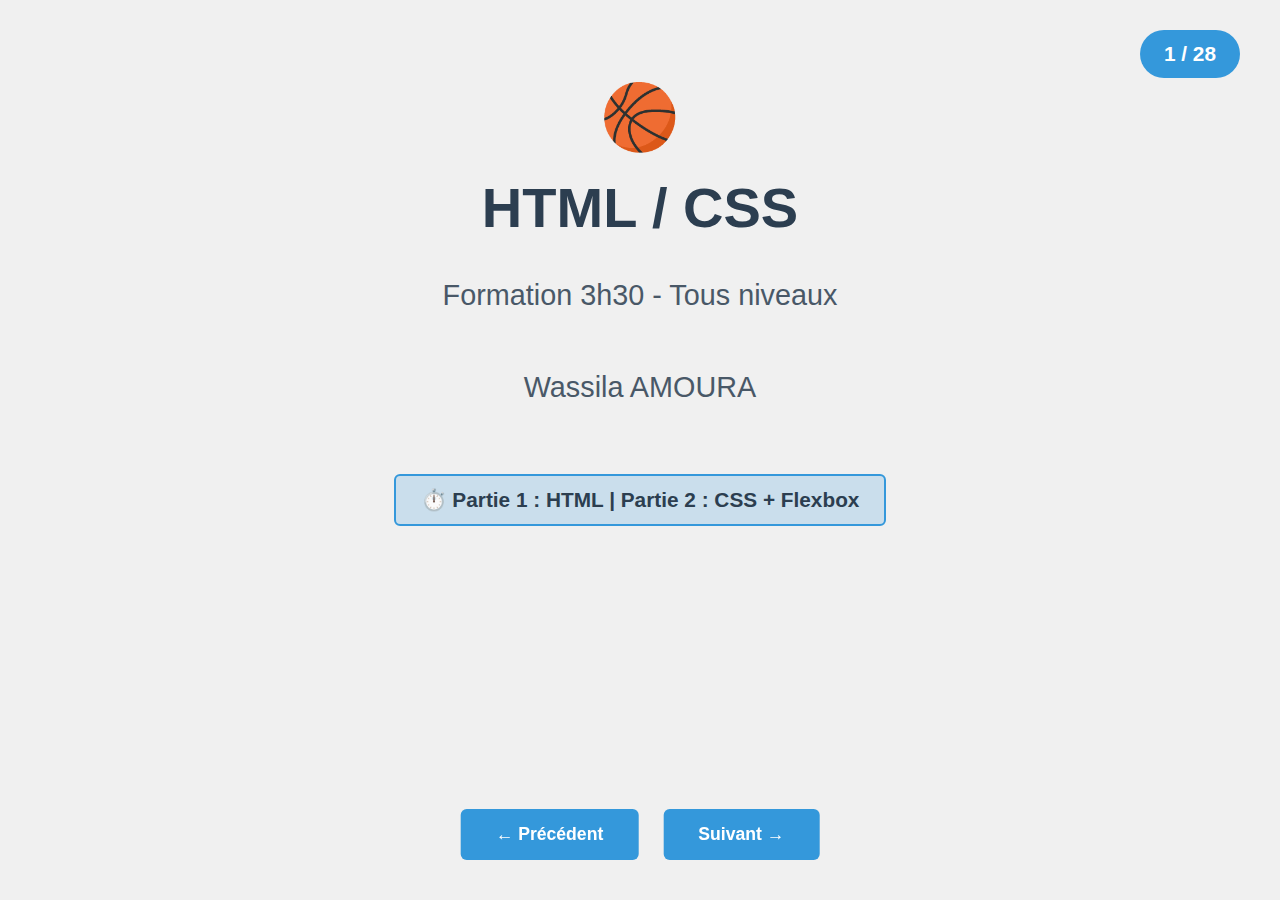
<file: Formation HTML_CSS.html>
<!DOCTYPE html>
<html lang="fr">
<head>
    <meta charset="UTF-8">
    <meta name="viewport" content="width=device-width, initial-scale=1.0">
    <title>Formation HTML/CSS - 3h30</title>
    <style>
        * {
            margin: 0;
            padding: 0;
            box-sizing: border-box;
        }

        :root {
            --primary: #f0f0f0;
            --text-main: #2c3e50;
            --accent: #3498db;
            --success: #2ecc71;
            --warning: #f39c12;
            --danger: #e74c3c;
            --dark: #34495e;
            --gray: #95a5a6;
        }

        body {
            font-family: 'Segoe UI', Tahoma, Geneva, Verdana, sans-serif;
            background: var(--primary);
            color: var(--text-main);
            overflow: hidden;
        }

        .slideshow-container {
            width: 100%;
            height: 100vh;
            position: relative;
        }

        .slide {
            display: none;
            width: 100%;
            height: 100vh;
            padding: 80px 70px 60px 70px;
            overflow-y: auto;
            background: var(--primary);
            animation: fadeIn 0.5s;
        }

        .slide.active {
            display: flex;
            flex-direction: column;
            justify-content: flex-start;
        }

        @keyframes fadeIn {
            from { opacity: 0; }
            to { opacity: 1; }
        }

        h1 {
            font-size: 3.5rem;
            margin-bottom: 30px;
            font-weight: 700;
            color: var(--text-main);
        }

        h2 {
            font-size: 2.8rem;
            margin-bottom: 40px;
            font-weight: 700;
            color: var(--text-main);
        }

        h3 {
            font-size: 1.6rem;
            margin-bottom: 15px;
            color: var(--text-main);
        }

        p {
            font-size: 1.4rem;
            line-height: 1.8;
            margin-bottom: 15px;
            color: var(--text-main);
        }

        .subtitle {
            font-size: 1.8rem;
            opacity: 0.85;
            margin-bottom: 40px;
            color: var(--text-main);
        }

        .content {
            max-width: 1100px;
            margin: 0 auto;
        }

        /* Container - Wrapper pour centraliser le contenu */
        .container {
            max-width: 1100px;
            margin: 0 auto;
            padding: 20px;
        }

        ul {
            list-style: none;
            font-size: 1.4rem;
            line-height: 2;
        }

        li {
            margin-bottom: 15px;
            padding-left: 40px;
            position: relative;
        }

        li:before {
            content: "▸";
            position: absolute;
            left: 0;
            color: var(--accent);
            font-size: 2rem;
        }

        .code-block {
            background: #2c3e50;
            padding: 20px;
            border-radius: 8px;
            font-family: 'Courier New', monospace;
            font-size: 1rem;
            line-height: 1.8;
            overflow-x: auto;
            margin: 20px 0;
            border-left: 5px solid var(--accent);
            color: #ecf0f1;
            text-align: left;
            width: 100%;
            white-space: pre-wrap;
            word-break: break-word;
        }

        .highlight {
            color: var(--accent);
            font-weight: bold;
        }

        .box {
            background: rgba(52, 152, 219, 0.1);
            padding: 25px;
            border-radius: 8px;
            border-left: 5px solid var(--accent);
            margin: 20px 0;
        }

        .info-box {
            padding: 20px;
            border-radius: 8px;
            margin: 25px 0;
            border: 2px solid var(--accent);
        }

        .info-box.yellow {
            background: rgba(243, 156, 18, 0.1);
            border-color: var(--warning);
        }

        .info-box.green {
            background: rgba(46, 204, 113, 0.1);
            border-color: var(--success);
        }

        .info-box.blue {
            background: rgba(52, 152, 219, 0.1);
            border-color: var(--accent);
        }

        .info-box.red {
            background: rgba(231, 76, 60, 0.1);
            border-color: var(--danger);
        }

        .timing-badge {
            display: inline-block;
            background: rgba(52, 152, 219, 0.2);
            padding: 12px 25px;
            border-radius: 6px;
            font-size: 1.3rem;
            font-weight: 600;
            margin: 20px 0;
            border: 2px solid var(--accent);
        }

        .nav-buttons {
            position: fixed;
            bottom: 40px;
            left: 50%;
            transform: translateX(-50%);
            display: flex;
            gap: 25px;
            z-index: 1000;
        }

        button {
            background: var(--accent);
            color: white;
            border: none;
            padding: 15px 35px;
            font-size: 1.1rem;
            border-radius: 6px;
            cursor: pointer;
            font-weight: 600;
            transition: all 0.3s;
        }

        button:hover {
            background: #2980b9;
            transform: translateY(-2px);
            box-shadow: 0 8px 25px rgba(52, 152, 219, 0.4);
        }

        button:disabled {
            opacity: 0.5;
            cursor: not-allowed;
        }

        .counter {
            position: fixed;
            top: 30px;
            right: 40px;
            font-size: 1.3rem;
            background: var(--accent);
            color: white;
            padding: 12px 24px;
            border-radius: 25px;
            font-weight: 600;
        }

        .emoji {
            font-size: 4rem;
            margin-bottom: 20px;
        }

        strong {
            color: var(--accent);
        }

        /* ===== NAV - Navigation en haut ===== */
        nav {
            position: fixed;
            top: 0;
            left: 0;
            right: 0;
            background: white;
            padding: 20px 40px;
            box-shadow: 0 2px 8px rgba(0, 0, 0, 0.1);
            z-index: 999;
            display: flex;
            justify-content: center;
            gap: 30px;
        }

        nav a {
            text-decoration: none;
            color: var(--text-main);
            font-weight: 600;
            transition: all 0.3s;
        }

        nav a:hover {
            color: var(--accent);
        }

        .grid-2 {
            display: grid;
            grid-template-columns: 1fr 1fr;
            gap: 40px;
            margin: 30px 0;
        }

        /* SLIDE PAUSE - Style spécial */
        .slide-pause {
            background: linear-gradient(135deg, var(--accent) 0%, #2980b9 100%);
            color: white;
            justify-content: center !important;
            align-items: center !important;
            text-align: center;
            padding-top: 0 !important;
        }

        .slide-pause h1 {
            color: white;
            font-size: 5rem;
            margin-bottom: 30px;
        }

        .slide-pause .pause-timer {
            font-size: 6rem;
            font-weight: 700;
            margin: 40px 0;
            font-family: 'Courier New', monospace;
        }

        .slide-pause p {
            color: rgba(255, 255, 255, 0.9);
            font-size: 2rem;
        }

        @media (max-width: 1200px) {
            .slide { padding: 50px 50px; }
            h1 { font-size: 2.8rem; }
            h2 { font-size: 2.2rem; }
            .code-block { font-size: 0.9rem; }
        }
    </style>
</head>
<body>
    <div class="slideshow-container">
        
        <!-- SLIDE 1: INTRO -->
        <div class="slide active">
            <div class="content" style="text-align: center;">
                <div class="emoji">🏀</div>
                <h1>HTML / CSS</h1>
                <p class="subtitle">Formation 3h30 - Tous niveaux</p>
                <p class="subtitle">Wassila AMOURA</p>
                <div class="timing-badge">⏱️ Partie 1 : HTML | Partie 2 : CSS + Flexbox</div>
            </div>
        </div>

        <!-- SLIDE 2: PROGRAMME -->
        <div class="slide">
            <div class="content">
                <h2>📋 Programme de la journée</h2>
                <div style="margin-top: 2rem;">
                    <div style="background: rgba(52, 152, 219, 0.1); padding: 20px; margin: 15px 0; border-radius: 8px; border-left: 4px solid var(--accent);">
                        <p><strong>9h00 - 9h15 :</strong> Accueil & Introduction</p>
                    </div>
                    <div style="background: rgba(52, 152, 219, 0.1); padding: 20px; margin: 15px 0; border-radius: 8px; border-left: 4px solid var(--accent);">
                        <p><strong>9h15 - 10h45 :</strong> HTML - Fondamentaux</p>
                    </div>
                    <div style="background: rgba(52, 152, 219, 0.1); padding: 20px; margin: 15px 0; border-radius: 8px; border-left: 4px solid var(--accent);">
                        <p><strong>10h45 - 11h00 :</strong> ☕ PAUSE (15 min)</p>
                    </div>
                    <div style="background: rgba(52, 152, 219, 0.1); padding: 20px; margin: 15px 0; border-radius: 8px; border-left: 4px solid var(--accent);">
                        <p><strong>11h00 - 12h30 :</strong> CSS - Style & Flexbox</p>
                    </div>
                </div>
            </div>
        </div>

        <!-- SLIDE 3: APERÇU DU PROJET -->
        <div class="slide">
            <div class="content">
                <h2>🎯 Aperçu : Votre projet final</h2>
                <p style="font-size: 1.3rem; margin-bottom: 2rem; text-align: center;"><strong>Vous allez créer une page comme ça :</strong></p>
                
                <div style="background: white; border-radius: 12px; padding: 30px; box-shadow: 0 4px 15px rgba(0,0,0,0.1); margin-bottom: 2rem;">
                    <!-- Navigation -->
                    <div style="display: flex; justify-content: center; gap: 30px; margin-bottom: 30px; padding-bottom: 20px; border-bottom: 2px solid #ecf0f1;">
                        <a href="#" style="text-decoration: none; color: #3498db; font-weight: 600;">Accueil</a>
                        <a href="#" style="text-decoration: none; color: #3498db; font-weight: 600;">À propos</a>
                        <a href="#" style="text-decoration: none; color: #3498db; font-weight: 600;">Contact</a>
                    </div>

                    <!-- Titre -->
                    <h3 style="color: #2c3e50; font-size: 2rem; text-align: center; margin-bottom: 2rem;">Mon Portfolio</h3>

                    <!-- Cards -->
                    <div style="display: flex; gap: 20px; margin-bottom: 30px;">
                        <div style="flex: 1; background: #ecf0f1; padding: 20px; border-radius: 8px; text-align: center;">
                            <p style="font-size: 3rem; margin-bottom: 10px;">🎨</p>
                            <h4 style="color: #2c3e50; margin-bottom: 10px;">Design</h4>
                            <p style="color: #7f8c8d; font-size: 0.95rem;">Créer des interfaces modernes</p>
                        </div>
                        <div style="flex: 1; background: #ecf0f1; padding: 20px; border-radius: 8px; text-align: center;">
                            <p style="font-size: 3rem; margin-bottom: 10px;">💻</p>
                            <h4 style="color: #2c3e50; margin-bottom: 10px;">Code</h4>
                            <p style="color: #7f8c8d; font-size: 0.95rem;">HTML, CSS, JavaScript</p>
                        </div>
                        <div style="flex: 1; background: #ecf0f1; padding: 20px; border-radius: 8px; text-align: center;">
                            <p style="font-size: 3rem; margin-bottom: 10px;">🚀</p>
                            <h4 style="color: #2c3e50; margin-bottom: 10px;">Deploy</h4>
                            <p style="color: #7f8c8d; font-size: 0.95rem;">Mettre en ligne votre site</p>
                        </div>
                    </div>

                    <!-- Formulaire -->
                    <div style="background: #f0f0f0; padding: 20px; border-radius: 8px; margin-bottom: 30px;">
                        <h4 style="color: #2c3e50; margin-bottom: 15px;">Me contacter</h4>
                        <input type="text" placeholder="Votre nom" style="width: 100%; padding: 10px; margin-bottom: 10px; border: 1px solid #bdc3c7; border-radius: 4px;" disabled>
                        <input type="email" placeholder="Votre email" style="width: 100%; padding: 10px; margin-bottom: 15px; border: 1px solid #bdc3c7; border-radius: 4px;" disabled>
                        <button style="background: #3498db; color: white; padding: 12px 30px; border: none; border-radius: 4px; cursor: pointer; font-weight: 600;">Envoyer</button>
                    </div>

                    <!-- Footer -->
                    <footer style="background: #2c3e50; color: white; padding: 30px; border-radius: 8px; text-align: center;">
                        <p style="margin-bottom: 10px; font-weight: 600;">© 2024 Mon Portfolio</p>
                        <div style="display: flex; justify-content: center; gap: 20px; font-size: 0.95rem;">
                            <a href="#" style="color: #3498db; text-decoration: none;">LinkedIn</a>
                            <a href="#" style="color: #3498db; text-decoration: none;">GitHub</a>
                            <a href="#" style="color: #3498db; text-decoration: none;">Twitter</a>
                        </div>
                    </footer>
                </div>

                <div class="info-box blue" style="margin-top: 1rem;">
                    <p style="text-align: center;"><strong>✅ À la fin du cours, vous saurez créer ce type de page !</strong> Navigation, Cards, Formulaire, Flexbox responsif...</p>
                </div>
            </div>
        </div>
        <div class="slide">
            <div class="content">
                <h2>🏗️ Partie 1 : HTML - Fondamentaux</h2>
                <ul>
                    <li><strong>Concepts :</strong> Structure, balises, sémantique</li>
                    <li><strong>Balises essentielles :</strong> h1-h4, p, nav, img, form, input, button</li>
                    <li><strong>Attributs :</strong> id, class, href, src, alt, type, name</li>
                    <li><strong>Objectif :</strong> Créer 1 fichier HTML complet que vous styliserez après</li>
                </ul>
                <div class="timing-badge">⏱️ 1h30</div>
            </div>
        </div>

        <!-- SLIDE 4: HEAD & METADATA -->
        <div class="slide">
            <div class="content">
                <h2>📋 Structure HTML de base</h2>
                <div class="grid-2">
                    <div>
                        <h3>Code :</h3>
                        <div class="code-block">
&lt;!DOCTYPE html&gt;
&lt;html lang="fr"&gt;
  &lt;head&gt;
    &lt;meta charset="UTF-8"&gt;
    &lt;meta name="viewport"
          content="width=device-width"&gt;
    &lt;title&gt;Ma page&lt;/title&gt;
  &lt;/head&gt;
  &lt;body&gt;
    &lt;h1&gt;Mon titre&lt;/h1&gt;
    &lt;p&gt;Mon contenu&lt;/p&gt;
  &lt;/body&gt;
&lt;/html&gt;
                        </div>
                    </div>
                    <div>
                        <h3>🔍 Explication :</h3>
                        <ul style="font-size: 1.1rem;">
                            <li><strong>&lt;!DOCTYPE html&gt;</strong><br><small>Déclare HTML5</small></li>
                            <li><strong>&lt;head&gt;</strong><br><small>Infos cachées (titre, CSS...)</small></li>
                            <li><strong>&lt;body&gt;</strong><br><small>Contenu visible</small></li>
                            <li><strong>charset UTF-8</strong><br><small>Pour tous les caractères</small></li>
                        </ul>
                    </div>
                </div>
            </div>
        </div>

        <!-- SLIDE 5: HEADINGS & HIERARCHIE -->
        <div class="slide">
            <div class="content">
                <h2>🪆 Headings & Hiérarchie</h2>
                <div class="code-block">
&lt;h1&gt;Titre principal (1 par page)&lt;/h1&gt;
&lt;h2&gt;Sous-titre (sections)&lt;/h2&gt;
&lt;h3&gt;Sous-section&lt;/h3&gt;
&lt;h4&gt;Détails&lt;/h4&gt;

<span style="color: #7f8c8d;">/* ✅ BON : H1 → H2 → H3 */</span>
<span style="color: #7f8c8d;">/* ❌ MAUVAIS : H1 → H3 (sauter H2) */</span>
                </div>
                <div class="info-box blue">
                    <p><strong>Règle d'or :</strong> Respecter l'ordre H1 → H2 → H3 → H4. Un seul H1 par page.</p>
                </div>
            </div>
        </div>

        <!-- SLIDE 6: CONCEPT DU CONTAINER PRINCIPAL -->
        <div class="slide">
            <div class="content">
                <h2>📦 Le gros Container - Concept clé</h2>
                <p style="font-size: 1.3rem; margin-bottom: 2rem;">Votre page web aura toujours la même structure :</p>
                
                <div style="background: white; border-radius: 12px; padding: 20px; box-shadow: 0 4px 15px rgba(0,0,0,0.1); margin-bottom: 2rem;">
                    <!-- Container visuel -->
                    <div style="background: #ecf0f1; padding: 30px; border-radius: 8px; border: 3px dashed #e74c3c; text-align: center;">
                        <p style="font-size: 0.9rem; color: #e74c3c; font-weight: 600; margin-bottom: 15px;">← &lt;div class="container"&gt; →</p>
                        
                        <div style="background: white; padding: 15px; margin-bottom: 15px; border-radius: 4px;">
                            <p style="font-size: 0.9rem; color: #3498db; margin: 0;"><strong>&lt;nav&gt;</strong> Navigation</p>
                        </div>
                        
                        <div style="background: white; padding: 15px; margin-bottom: 15px; border-radius: 4px;">
                            <p style="font-size: 0.9rem; color: #3498db; margin: 0;"><strong>&lt;h1&gt;</strong> Mon Portfolio</p>
                        </div>
                        
                        <div style="background: white; padding: 15px; margin-bottom: 15px; border-radius: 4px;">
                            <p style="font-size: 0.9rem; color: #3498db; margin: 0;"><strong>&lt;div class="cards-container"&gt;</strong> + 3 cards</p>
                        </div>
                        
                        <div style="background: white; padding: 15px; margin-bottom: 15px; border-radius: 4px;">
                            <p style="font-size: 0.9rem; color: #3498db; margin: 0;"><strong>&lt;form&gt;</strong> Formulaire</p>
                        </div>
                        
                        <div style="background: white; padding: 15px; border-radius: 4px;">
                            <p style="font-size: 0.9rem; color: #3498db; margin: 0;"><strong>&lt;footer&gt;</strong> Pied de page</p>
                        </div>
                        
                        <p style="font-size: 0.9rem; color: #e74c3c; font-weight: 600; margin-top: 15px;">← &lt;/div&gt; →</p>
                    </div>
                </div>

                <div class="info-box blue">
                    <p><strong>À quoi sert le container ?</strong></p>
                    <p>1️⃣ <strong>Centrer</strong> le contenu sur la page</p>
                    <p>2️⃣ <strong>Limiter la largeur</strong> (pas plus de 1200px)</p>
                    <p>3️⃣ <strong>Englober tout</strong> les éléments pour une meilleure organisation</p>
                </div>
            </div>
        </div>
        <div class="slide">
            <div class="content">
                <h2>🧭 Navigation & Liens</h2>
                <div class="code-block">
&lt;nav&gt;
  &lt;a href="#home"&gt;Accueil&lt;/a&gt;
  &lt;a href="#about"&gt;À propos&lt;/a&gt;
  &lt;a href="https://google.com"&gt;Google&lt;/a&gt;
  &lt;a href="mailto:contact@site.com"&gt;Email&lt;/a&gt;
&lt;/nav&gt;
                </div>
                <div class="info-box blue">
                    <p><strong>&lt;nav&gt; :</strong> Balise sémantique pour navigation</p>
                    <p><strong>&lt;a&gt; :</strong> Lien (href = destination)</p>
                    <p><strong>#anchor :</strong> Lien vers section sur la page</p>
                </div>
            </div>
        </div>

        <!-- SLIDE 6B: POSITIONNEMENT NAV EN CSS -->
        <div class="slide">
            <div class="content">
                <h2>🧭 Styliser la NAV en CSS</h2>
                <div class="grid-2">
                    <div>
                        <h3>NAV Centrée</h3>
                        <div class="code-block" style="font-size: 0.9rem;">
nav {
  position: fixed;
  top: 0;
  left: 0;
  right: 0;
  background: white;
  padding: 20px;
  display: flex;
  justify-content: center;
  gap: 30px;
}

nav a:hover {
  color: #3498db;
}
                        </div>
                    </div>
                    <div>
                        <h3>NAV Alignée à droite</h3>
                        <div class="code-block" style="font-size: 0.9rem;">
nav {
  position: fixed;
  top: 0;
  left: 0;
  right: 0;
  background: white;
  padding: 20px 40px;
  display: flex;
  justify-content: flex-end;
  gap: 30px;
}

nav a:hover {
  color: #3498db;
}
                        </div>
                    </div>
                </div>
                <div class="info-box blue" style="margin-top: 2rem;">
                    <p><strong>position: fixed :</strong> La nav reste en haut (important !)</p>
                    <p><strong>justify-content: center :</strong> Liens au centre</p>
                    <p><strong>justify-content: flex-end :</strong> Liens à droite</p>
                </div>
            </div>
        </div>

        <!-- SLIDE 7: IMAGES & PARAGRAPHES -->
        <div class="slide">
            <div class="content">
                <h2>🖼️ Images & Paragraphes</h2>
                <div class="grid-2">
                    <div>
                        <h3>Balise IMG</h3>
                        <div class="code-block" style="font-size: 0.95rem;">
&lt;img 
  src="photo.jpg"
  alt="Description"
  width="250"
&gt;
                        </div>
                        <div class="info-box blue" style="font-size: 0.95rem;">
                            <p><strong>src :</strong> Chemin de l'image</p>
                            <p><strong>alt :</strong> OBLIGATOIRE ! (accessibilité)</p>
                        </div>
                    </div>
                    <div>
                        <h3>Balise P</h3>
                        <div class="code-block" style="font-size: 0.95rem;">
&lt;p&gt;Ceci est un paragraphe 
de texte normal.&lt;/p&gt;

&lt;p&gt;Chaque &lt;p&gt; = nouveau bloc&lt;/p&gt;
                        </div>
                        <div class="info-box blue" style="font-size: 0.95rem;">
                            <p><strong>&lt;p&gt; :</strong> Pour tout bloc de texte</p>
                            <p><strong>Un seul sujet par &lt;p&gt;</strong></p>
                        </div>
                    </div>
                </div>
            </div>
        </div>

        <!-- SLIDE 8: FORMULAIRES -->
        <div class="slide">
            <div class="content">
                <h2>📝 Formulaires</h2>
                <div class="code-block">
&lt;form&gt;
  &lt;label for="name"&gt;Nom :&lt;/label&gt;
  &lt;input type="text" id="name" required&gt;

  &lt;label for="email"&gt;Email :&lt;/label&gt;
  &lt;input type="email" id="email" required&gt;

  &lt;label for="team"&gt;Équipe :&lt;/label&gt;
  &lt;select id="team"&gt;
    &lt;option&gt;Lakers&lt;/option&gt;
    &lt;option&gt;Celtics&lt;/option&gt;
  &lt;/select&gt;

  &lt;button type="submit"&gt;Envoyer&lt;/button&gt;
&lt;/form&gt;
                </div>
            </div>
        </div>

        <!-- SLIDE 9: ID vs CLASS -->
        <div class="slide">
            <div class="content">
                <h2>🏷️ ID vs CLASS</h2>
                <div class="grid-2">
                    <div>
                        <h3>🆔 ID (Unique)</h3>
                        <div class="code-block">
&lt;div id="header"&gt;...&lt;/div&gt;
&lt;section id="contact"&gt;...&lt;/section&gt;

/* CSS */
#header { background: blue; }
                        </div>
                        <ul style="font-size: 1rem; margin-top: 1rem;">
                            <li><strong>Une seule fois</strong> par page</li>
                            <li>Comme un numéro unique</li>
                            <li>CSS : <strong>#nom-id</strong></li>
                        </ul>
                    </div>
                    <div>
                        <h3>👕 CLASS (Partageable)</h3>
                        <div class="code-block">
&lt;div class="card"&gt;...&lt;/div&gt;
&lt;div class="card"&gt;...&lt;/div&gt;

/* CSS */
.card { padding: 20px; }
                        </div>
                        <ul style="font-size: 1rem; margin-top: 1rem;">
                            <li><strong>Plusieurs fois</strong></li>
                            <li>Comme un uniforme</li>
                            <li>CSS : <strong>.nom-classe</strong></li>
                        </ul>
                    </div>
                </div>
            </div>
        </div>

        <!-- SLIDE 9B: STRUCTURE HTML À CRÉER -->
        <div class="slide">
            <div class="content">
                <h2>📝 Structure HTML à créer (avant CSS)</h2>
                <p style="font-size: 1.2rem; margin-bottom: 2rem; text-align: center;"><strong>Voici le code HTML qui va générer votre page :</strong></p>
                
                <div style="background: white; border-radius: 12px; padding: 20px; box-shadow: 0 4px 15px rgba(0,0,0,0.1); margin-bottom: 2rem; overflow-y: auto; max-height: 50vh;">
                    <nav style="margin-bottom: 20px;">
                        <a href="#">Accueil</a>
                        <a href="#">À propos</a>
                        <a href="#">Contact</a>
                    </nav>

                    <h1>Mon Portfolio</h1>

                    <div style="margin: 30px 0;">
                        <div style="margin-bottom: 20px;">
                            <h3>🎨 Design</h3>
                            <p>Créer des interfaces modernes</p>
                        </div>
                        <div style="margin-bottom: 20px;">
                            <h3>💻 Code</h3>
                            <p>HTML, CSS, JavaScript</p>
                        </div>
                        <div style="margin-bottom: 20px;">
                            <h3>🚀 Deploy</h3>
                            <p>Mettre en ligne votre site</p>
                        </div>
                    </div>

                    <form style="margin: 30px 0;">
                        <label>Nom :</label>
                        <input type="text" placeholder="Votre nom">
                        
                        <label>Email :</label>
                        <input type="email" placeholder="Votre email">
                        
                        <button type="submit">Envoyer</button>
                    </form>

                    <footer style="margin-top: 30px;">
                        <p>© 2024 Mon Portfolio</p>
                        <a href="#">LinkedIn</a>
                        <a href="#">GitHub</a>
                        <a href="#">Twitter</a>
                    </footer>
                </div>

                <div class="info-box yellow" style="margin-top: 1rem;">
                    <p><strong>💡 Remarque :</strong> C'est pas très beau sans CSS, hein ? 😅 C'est normal ! Après l'exo CSS, ce sera magnifique !</p>
                </div>
            </div>
        </div>
        <div class="slide">
            <div class="content">
                <h2>🎯 EXERCICE PRATIQUE : Créer ma page HTML</h2>
                <p style="font-size: 1.4rem; margin-bottom: 2rem;"><strong>⏰ 20 minutes</strong></p>
                <div class="info-box yellow">
                    <h3>📝 Mission :</h3>
                    <p>Créer la structure HTML de la page Portfolio (celle qu'on vient de voir) sans CSS</p>
                </div>
                <div style="margin-top: 2rem;">
                    <h3>📋 Votre page doit contenir :</h3>
                    <ul>
                        <li><strong>&lt;nav&gt;</strong> avec 3 liens (Accueil, À propos, Contact)</li>
                        <li><strong>&lt;h1&gt;</strong> "Mon Portfolio"</li>
                        <li><strong>&lt;div class="container"&gt;</strong> englobant les 3 cards :
                            <ul style="margin-top: 10px;">
                                <li><strong>&lt;div class="card"&gt;</strong> Design - &lt;h3&gt; + &lt;p&gt;</li>
                                <li><strong>&lt;div class="card"&gt;</strong> Code - &lt;h3&gt; + &lt;p&gt;</li>
                                <li><strong>&lt;div class="card"&gt;</strong> Deploy - &lt;h3&gt; + &lt;p&gt;</li>
                            </ul>
                        </li>
                        <li><strong>&lt;form&gt;</strong> avec 2 inputs (nom, email) et 1 button</li>
                        <li><strong>&lt;footer&gt;</strong> avec copyright + 3 liens sociaux</li>
                    </ul>
                </div>
            </div>
        </div>

        <!-- SLIDE 11: LIVE CODING HTML -->
        <div class="slide" style="background: linear-gradient(135deg, #3498db 0%, #2980b9 100%); color: white;">
            <div class="content" style="text-align: center;">
                <div class="emoji">🎬</div>
                <h2 style="color: white;">LIVE CODING #1</h2>
                <p class="subtitle" style="color: rgba(255,255,255,0.9);">Je crée une page HTML complet devant vous</p>
                <div class="timing-badge" style="border-color: white; background: rgba(255,255,255,0.2);">
                    ⏱️ 5 minutes - VS Code + Navigateur
                </div>
            </div>
        </div>

        <!-- ========== PAUSE 15 MIN ========== -->
        <div class="slide slide-pause">
            <div class="content" style="text-align: center;">
                <div style="font-size: 5rem; margin-bottom: 30px;">☕</div>
                <h1 style="font-size: 4rem;">PAUSE</h1>
                <p style="font-size: 2.5rem; margin: 30px 0;">Répit bien mérité !</p>
                <div class="pause-timer">15 min</div>
                <p style="font-size: 1.5rem; margin-top: 40px;">À bientôt pour la Partie 2 : CSS 🎨</p>
            </div>
        </div>

        <!-- ========== PARTIE 2 : CSS ========== -->

        <!-- SLIDE 12: CONCEPTS CSS -->
        <div class="slide">
            <div class="content">
                <h2>🎨 Partie 2 : CSS - Style & Flexbox</h2>
                <ul>
                    <li><strong>Concepts :</strong> Couleurs, fonts, layout, responsive</li>
                    <li><strong>Sélecteurs :</strong> Balises, classes, IDs, hover</li>
                    <li><strong>Propriétés :</strong> color, background, font-size, padding, etc.</li>
                    <li><strong>Layout :</strong> Flexbox, media queries (mobile/desktop)</li>
                    <li><strong>Objectif :</strong> Styliser votre HTML avec votre propre design</li>
                </ul>
                <div class="timing-badge">⏱️ 1h30</div>
            </div>
        </div>

        <!-- SLIDE 13: SYNTAXE CSS -->
        <div class="slide">
            <div class="content">
                <h2>🎨 Syntaxe CSS</h2>
                <div class="code-block">
<span style="color: var(--accent);">sélecteur</span> {
  <span style="color: var(--accent);">propriété</span>: valeur;
  <span style="color: var(--accent);">propriété</span>: valeur;
}

/* Exemples */
<span style="color: var(--accent);">h1</span> {
  color: blue;
  font-size: 2.5rem;
}

<span style="color: var(--accent)">.ma-classe</span> {
  background-color: yellow;
}

<span style="color: var(--accent);">#mon-id</span> {
  padding: 20px;
}
                </div>
                <div class="info-box blue">
                    <p style="font-size: 1.3rem; text-align: center;"><strong>CSS = Qui + Quoi + Comment</strong></p>
                </div>
            </div>
        </div>

        <!-- SLIDE 14: COULEURS & FONTS -->
        <div class="slide">
            <div class="content">
                <h2>🔤 Couleurs & Polices</h2>
                <div class="grid-2">
                    <div>
                        <h3>📝 Propriétés principales</h3>
                        <div class="code-block" style="font-size: 0.95rem;">
<span style="color: var(--accent);">color</span>: #2c3e50;
<span style="color: var(--accent);">background-color</span>: white;
<span style="color: var(--accent);">font-family</span>: Arial, sans-serif;
<span style="color: var(--accent);">font-size</span>: 16px;
<span style="color: var(--accent);">font-weight</span>: bold;
<span style="color: var(--accent);">text-align</span>: center;
<span style="color: var(--accent);">line-height</span>: 1.5;
                        </div>
                    </div>
                    <div>
                        <h3>🎨 Couleurs disponibles</h3>
                        <div class="info-box blue" style="font-size: 0.95rem;">
                            <strong>Hexadécimal :</strong><br>
                            <code>#FF0000</code> (rouge)<br>
                            <code>#00FF00</code> (vert)<br>
                            <code>#0000FF</code> (bleu)
                        </div>
                        <div class="info-box green" style="font-size: 0.95rem; margin-top: 1rem;">
                            <strong>Noms :</strong><br>
                            <code>red, blue, green</code><br>
                            <code>white, black</code>
                        </div>
                    </div>
                </div>
            </div>
        </div>

        <!-- SLIDE 15: HOVER & BOX MODEL -->
        <div class="slide">
            <div class="content">
                <h2>🖱️ Hover & Box Model</h2>
                <div class="grid-2">
                    <div>
                        <h3>Hover (Au survol)</h3>
                        <div class="code-block" style="font-size: 0.95rem;">
a:hover {
  color: orange;
  text-decoration: underline;
}

button:hover {
  background: #2980b9;
  cursor: pointer;
}
                        </div>
                    </div>
                    <div>
                        <h3>Box Model</h3>
                        <div class="code-block" style="font-size: 0.95rem;">
.box {
  padding: 20px;
  margin: 30px 0;
  border: 2px solid blue;
  border-radius: 8px;
  box-shadow: 0 4px 12px rgba(0,0,0,0.1);
}
                        </div>
                    </div>
                </div>
            </div>
        </div>

        <!-- SLIDE 16: FLEXBOX -->
        <div class="slide">
            <div class="content">
                <h2>📦 Flexbox : Aligner facilement</h2>
                <div class="code-block">
.container {
  <span style="color: var(--accent);">display: flex;</span>
  <span style="color: var(--accent);">justify-content: center;</span>
  <span style="color: var(--accent);">gap: 20px;</span>
}

.item {
  <span style="color: var(--accent);">flex: 1;</span>
}
                </div>
                <div class="grid-2" style="margin-top: 2rem;">
                    <div>
                        <div class="info-box blue">
                            <strong>display: flex</strong><br>
                            <small>Active le mode Flexbox</small>
                        </div>
                    </div>
                    <div>
                        <div class="info-box green">
                            <strong>justify-content: center</strong><br>
                            <small>Alignement horizontal</small>
                        </div>
                    </div>
                    <div>
                        <div class="info-box yellow">
                            <strong>gap: 20px</strong><br>
                            <small>Espacement entre items</small>
                        </div>
                    </div>
                    <div>
                        <div class="info-box red">
                            <strong>flex: 1</strong><br>
                            <small>L'item prend de l'espace</small>
                        </div>
                    </div>
                </div>
            </div>
        </div>

        <!-- SLIDE 17B: CONTAINERS & WRAPPERS -->
        <div class="slide">
            <div class="content">
                <h2>📦 Containers & Wrapper</h2>
                <div class="grid-2">
                    <div>
                        <h3>HTML - 3 éléments</h3>
                        <div class="code-block" style="font-size: 0.9rem;">
&lt;div class="container"&gt;
  &lt;div class="card"&gt;
    &lt;h3&gt;Titre 1&lt;/h3&gt;
    &lt;p&gt;Contenu...&lt;/p&gt;
  &lt;/div&gt;

  &lt;div class="card"&gt;
    &lt;h3&gt;Titre 2&lt;/h3&gt;
    &lt;p&gt;Contenu...&lt;/p&gt;
  &lt;/div&gt;

  &lt;div class="card"&gt;
    &lt;h3&gt;Titre 3&lt;/h3&gt;
    &lt;p&gt;Contenu...&lt;/p&gt;
  &lt;/div&gt;
&lt;/div&gt;
                        </div>
                    </div>
                    <div>
                        <h3>CSS - Flexbox</h3>
                        <div class="code-block" style="font-size: 0.9rem;">
.container {
  max-width: 1200px;
  margin: 0 auto;
  display: flex;
  gap: 20px;
}

.card {
  flex: 1;
  padding: 20px;
  background: #ecf0f1;
  border-radius: 8px;
}

.card:hover {
  background: #bdc3c7;
  cursor: pointer;
}
                        </div>
                    </div>
                </div>
                <div class="info-box blue" style="margin-top: 1.5rem;">
                    <p><strong>Container :</strong> Enveloppe tous les éléments + display: flex</p>
                    <p><strong>.card :</strong> Chaque élément prend 1/3 de l'espace (flex: 1)</p>
                </div>
                <div class="info-box green" style="margin-top: 1rem;">
                    <p><strong>💡 Astuce : Utiliser l'Inspecteur Chrome !</strong></p>
                    <p style="margin-top: 0.5rem;">1. Clic droit → <strong>Inspecter</strong></p>
                    <p>2. Sélectionner le <strong>.container</strong></p>
                    <p>3. Dans l'onglet Styles CSS, <strong>activer/désactiver</strong> les propriétés flex en direct</p>
                    <p>4. Voir les changements en temps réel → parfait pour tester ! 🔧</p>
                </div>
            </div>
        </div>
        <div class="slide">
            <div class="content">
                <h2>🎨 EXERCICE PRATIQUE : Styliser ma page</h2>
                <p style="font-size: 1.4rem; margin-bottom: 2rem;"><strong>⏰ 25 minutes</strong></p>
                <div class="info-box yellow">
                    <h3>🎯 Mission :</h3>
                    <p>Ajouter du CSS à votre page HTML pour la rendre belle</p>
                </div>
                <div style="margin-top: 2rem;">
                    <h3>📋 À faire :</h3>
                    <ul>
                        <li>Créer un fichier <strong>style.css</strong></li>
                        <li>Lier le CSS au HTML : <strong>&lt;link rel="stylesheet" href="style.css"&gt;</strong></li>
                        <li>Styliser h1, h2 avec couleurs et tailles</li>
                        <li>Changer la police du body</li>
                        <li>Ajouter du hover sur les liens</li>
                        <li>Ajouter padding et margin pour l'espacement</li>
                    </ul>
                </div>
            </div>
        </div>

        <!-- SLIDE 18: LIVE CODING CSS -->
        <div class="slide" style="background: linear-gradient(135deg, #3498db 0%, #2980b9 100%); color: white;">
            <div class="content" style="text-align: center;">
                <div class="emoji">🎬</div>
                <h2 style="color: white;">LIVE CODING #2</h2>
                <p class="subtitle" style="color: rgba(255,255,255,0.9);">Je stylise une page avec CSS + Flexbox</p>
                <div class="timing-badge" style="border-color: white; background: rgba(255,255,255,0.2);">
                    ⏱️ 5 minutes - VS Code + Navigateur
                </div>
            </div>
        </div>

        <!-- SLIDE 20: CHEAT SHEET CSS -->
        <div class="slide">
            <div class="content">
                <h2>📄 Cheat Sheet CSS - À retenir</h2>
                <div class="code-block">
/* COULEURS */
color: #3498db;              /* Texte bleu */
background-color: #ecf0f1;   /* Fond clair */
border: 2px solid #e74c3c;   /* Bordure rouge */

/* RADIUS - Coins arrondis */
border-radius: 8px;          /* Léger arrondi */
border-radius: 50%;          /* Cercle parfait */

/* PADDING & MARGIN */
padding: 20px;               /* Espace intérieur */
margin: 15px;                /* Espace extérieur */

/* HOVER - Au survol */
button:hover {
  background: #2980b9;
  cursor: pointer;
  transform: translateY(-2px);
}

a:hover {
  color: orange;
  text-decoration: underline;
}
                </div>
                <div class="info-box green" style="margin-top: 1.5rem;">
                    <p><strong>💡 Astuce :</strong> Utilisez ces propriétés pour styliser votre site. N'oubliez pas le hover pour rendre vos éléments interactifs ! ✨</p>
                </div>
            </div>
        </div>

        <!-- SLIDE 21: RESSOURCES & LIENS UTILES -->
        <div class="slide">
            <div class="content">
                <h2>📚 Ressources & Sites Utiles</h2>
                <div style="margin-top: 2rem;">
                    <div style="background: rgba(52, 152, 219, 0.1); padding: 20px; margin: 15px 0; border-radius: 8px; border-left: 4px solid var(--accent);">
                        <p><strong>🔗 MDN Web Docs</strong> - <code>https://developer.mozilla.org</code></p>
                        <p style="font-size: 1.2rem; margin-top: 8px;"><small>Documentation officielle HTML/CSS - LA référence complète</small></p>
                    </div>
                    <div style="background: rgba(46, 204, 113, 0.1); padding: 20px; margin: 15px 0; border-radius: 8px; border-left: 4px solid var(--success);">
                        <p><strong>💻 W3Schools</strong> - <code>https://www.w3schools.com</code></p>
                        <p style="font-size: 1.2rem; margin-top: 8px;"><small>Tutoriels interactifs avec "Try it Yourself" - Parfait pour débuter</small></p>
                    </div>
                    <div style="background: rgba(243, 156, 18, 0.1); padding: 20px; margin: 15px 0; border-radius: 8px; border-left: 4px solid var(--warning);">
                        <p><strong>🎨 CSS-Tricks</strong> - <code>https://css-tricks.com</code></p>
                        <p style="font-size: 1.2rem; margin-top: 8px;"><small>Astuces CSS, Flexbox, Grid - Explications détaillées avec exemples</small></p>
                    </div>
                    <div style="background: rgba(231, 76, 60, 0.1); padding: 20px; margin: 15px 0; border-radius: 8px; border-left: 4px solid var(--danger);">
                        <p><strong>🔧 CodePen</strong> - <code>https://codepen.io</code></p>
                        <p style="font-size: 1.2rem; margin-top: 8px;"><small>Plateforme pour partager & tester du code HTML/CSS/JS en direct</small></p>
                    </div>
                    <div style="background: rgba(52, 152, 219, 0.1); padding: 20px; margin: 15px 0; border-radius: 8px; border-left: 4px solid var(--accent);">
                        <p><strong>📖 Grafikart</strong> - <code>https://grafikart.fr</code></p>
                        <p style="font-size: 1.2rem; margin-top: 8px;"><small>Vidéos tutoriels français sur HTML/CSS/JavaScript - Gratuit et de qualité</small></p>
                    </div>
                </div>
                <div class="info-box green" style="margin-top: 2rem;">
                    <p style="text-align: center; font-size: 1.3rem;"><strong>🎯 Conseil :</strong> Gardez MDN en favori ! C'est votre meilleur ami en développement 👍</p>
                </div>
            </div>
        </div>

        <!-- SLIDE 22: DÉFI FINAL -->
        <div class="slide">
            <div class="content">
                <h2>🏆 DÉFI FINAL</h2>
                <p style="font-size: 1.4rem; margin-bottom: 2rem;"><strong>⏰ 20 minutes</strong></p>
                <div class="info-box green">
                    <h3>🚀 Votre objectif :</h3>
                    <p>Assembler tout ce que vous avez appris pour créer un site web complet</p>
                </div>
                <div style="margin-top: 2rem;">
                    <h3>✅ Checklist finale :</h3>
                    <ul>
                        <li>✅ HTML structuré et sémantique</li>
                        <li>✅ CSS avec classes et IDs</li>
                        <li>✅ Couleurs personnalisées</li>
                        <li>✅ Hover effects sur les liens</li>
                        <li>✅ Flexbox pour aligner</li>
                        <li>✅ Responsive (mobile-friendly)</li>
                    </ul>
                </div>
                <div class="info-box blue" style="margin-top: 2rem;">
                    <p style="text-align: center; font-size: 1.3rem;">🎉 Vous êtes prêts ! Montrez votre création !</p>
                </div>
            </div>
        </div>

        <!-- SLIDE 21: FIN -->
        <div class="slide" style="background: linear-gradient(135deg, #2ecc71 0%, #27ae60 100%); color: white; text-align: center;">
            <div class="content">
                <div class="emoji" style="color: white; font-size: 5rem;">🎉</div>
                <h1 style="color: white; font-size: 4rem;">Bravo !</h1>
                <p class="subtitle" style="color: rgba(255,255,255,0.9); font-size: 2rem;">Vous maîtrisez maintenant les fondamentaux du Web</p>
                <div class="info-box blue" style="margin-top: 2rem; background: rgba(255,255,255,0.1); border-color: white; text-align: center; color: white;">
                    <p><strong>🚀 Prochaines étapes :</strong></p>
                    <p>JavaScript • Frameworks (React, Vue) • Responsive Design Avancé</p>
                    <p style="margin-top: 1rem; font-size: 1.4rem;">Merci pour votre participation ! 👏</p>
                </div>
            </div>
        </div>

    </div>

    <div class="counter">
        <span id="current-slide">1</span> / <span id="total-slides">20</span>
    </div>

    <div class="nav-buttons">
        <button onclick="previousSlide()">← Précédent</button>
        <button onclick="nextSlide()">Suivant →</button>
    </div>

    <script>
        let currentSlide = 0;
        const slides = document.querySelectorAll('.slide');
        const totalSlides = slides.length;
        
        document.getElementById('total-slides').textContent = totalSlides;

        function showSlide(n) {
            slides.forEach(slide => slide.classList.remove('active'));
            
            if (n >= totalSlides) currentSlide = 0;
            if (n < 0) currentSlide = totalSlides - 1;
            
            slides[currentSlide].classList.add('active');
            document.getElementById('current-slide').textContent = currentSlide + 1;
        }

        function nextSlide() {
            currentSlide++;
            showSlide(currentSlide);
        }

        function previousSlide() {
            currentSlide--;
            showSlide(currentSlide);
        }

        document.addEventListener('keydown', function(e) {
            if (e.key === 'ArrowRight' || e.key === ' ') nextSlide();
            if (e.key === 'ArrowLeft') previousSlide();
        });

        showSlide(currentSlide);
    </script>

<!-- Code injected by live-server -->
<script>
	// <![CDATA[  <-- For SVG support
	if ('WebSocket' in window) {
		(function () {
			function refreshCSS() {
				var sheets = [].slice.call(document.getElementsByTagName("link"));
				var head = document.getElementsByTagName("head")[0];
				for (var i = 0; i < sheets.length; ++i) {
					var elem = sheets[i];
					var parent = elem.parentElement || head;
					parent.removeChild(elem);
					var rel = elem.rel;
					if (elem.href && typeof rel != "string" || rel.length == 0 || rel.toLowerCase() == "stylesheet") {
						var url = elem.href.replace(/(&|\?)_cacheOverride=\d+/, '');
						elem.href = url + (url.indexOf('?') >= 0 ? '&' : '?') + '_cacheOverride=' + (new Date().valueOf());
					}
					parent.appendChild(elem);
				}
			}
			var protocol = window.location.protocol === 'http:' ? 'ws://' : 'wss://';
			var address = protocol + window.location.host + window.location.pathname + '/ws';
			var socket = new WebSocket(address);
			socket.onmessage = function (msg) {
				if (msg.data == 'reload') window.location.reload();
				else if (msg.data == 'refreshcss') refreshCSS();
			};
			if (sessionStorage && !sessionStorage.getItem('IsThisFirstTime_Log_From_LiveServer')) {
				console.log('Live reload enabled.');
				sessionStorage.setItem('IsThisFirstTime_Log_From_LiveServer', true);
			}
		})();
	}
	else {
		console.error('Upgrade your browser. This Browser is NOT supported WebSocket for Live-Reloading.');
	}
	// ]]>
</script>
</body>
</html>
</file>
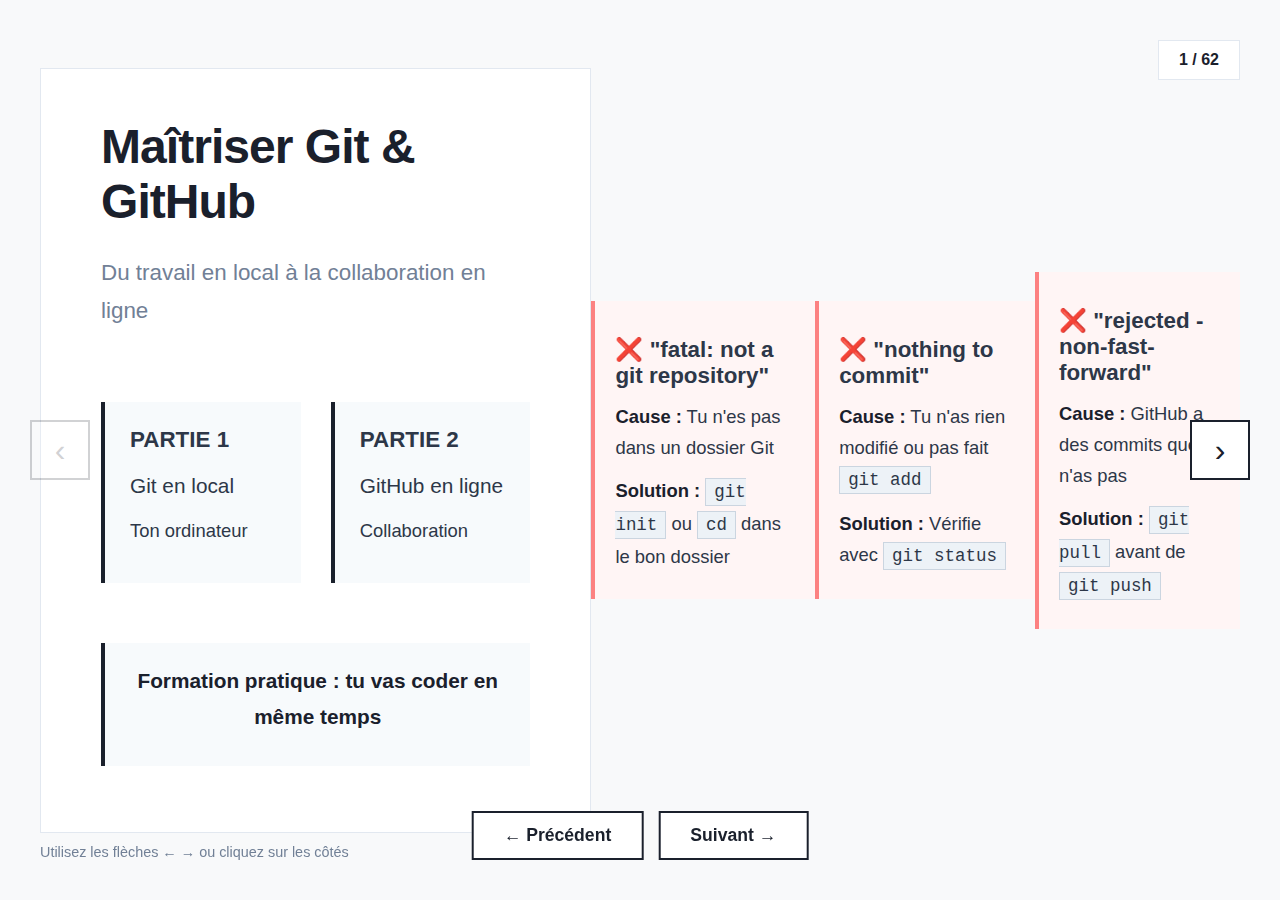
<file: FormationGit.html>
<!DOCTYPE html>
<html lang="fr">
<head>
    <meta charset="UTF-8">
    <meta name="viewport" content="width=device-width, initial-scale=1.0">
    <title>Formation Git & GitHub - Workflow Complet</title>
    <style>
        * {
            margin: 0;
            padding: 0;
            box-sizing: border-box;
        }

        body {
            font-family: -apple-system, BlinkMacSystemFont, "Segoe UI", Roboto, sans-serif;
            background: #f8f9fa;
            color: #1a202c;
            overflow: hidden;
        }

        .slide-container {
            display: flex;
            align-items: center;
            justify-content: center;
            min-height: 100vh;
            padding: 40px;
        }

        .slide {
            display: none;
            background: white;
            border: 1px solid #e2e8f0;
            padding: 50px 60px;
            max-width: 1400px;
            width: 95%;
            min-height: 650px;
            max-height: 85vh;
            overflow-y: auto;
            position: relative;
            isolation: isolate;
        }

        .slide.active {
            display: flex;
            flex-direction: column;
            animation: fadeIn 0.4s;
        }

        @keyframes fadeIn {
            from { opacity: 0; transform: translateY(10px); }
            to { opacity: 1; transform: translateY(0); }
        }

        h1 {
            color: #1a202c;
            font-size: 3em;
            margin-bottom: 15px;
            font-weight: 600;
            letter-spacing: -0.02em;
        }

        h2 {
            color: #1a202c;
            font-size: 2em;
            margin-bottom: 25px;
            font-weight: 600;
            border-bottom: 2px solid #1a202c;
            padding-bottom: 10px;
        }

        h3 {
            color: #2d3748;
            font-size: 1.4em;
            margin: 20px 0 12px 0;
            font-weight: 600;
        }

        p, li {
            font-size: 1.15em;
            line-height: 1.7;
            margin-bottom: 12px;
            color: #2d3748;
        }

        .subtitle {
            font-size: 1.4em;
            color: #718096;
            margin-top: 10px;
            font-weight: 400;
        }

        .section-badge {
            display: inline-block;
            background: #1a202c;
            color: white;
            padding: 8px 20px;
            font-size: 0.9em;
            font-weight: 600;
            margin-bottom: 25px;
            text-transform: uppercase;
            letter-spacing: 0.05em;
        }

        .practice-badge {
            display: inline-block;
            background: #2d3748;
            color: white;
            padding: 8px 20px;
            font-size: 0.9em;
            font-weight: 600;
            margin-bottom: 25px;
            text-transform: uppercase;
            letter-spacing: 0.05em;
        }

        .info-box {
            background: #f7fafc;
            border-left: 4px solid #1a202c;
            padding: 20px 25px;
            margin: 20px 0;
        }

        .command {
            background: #1a202c;
            color: #68d391;
            padding: 18px 25px;
            font-family: "Courier New", monospace;
            font-size: 1.15em;
            margin: 12px 0;
            border-left: 4px solid #4299e1;
        }

        .command-explain {
            font-size: 1em;
            color: #718096;
            margin: -8px 0 15px 0;
            font-style: italic;
        }

        .feedback {
            background: #f0fff4;
            border-left: 4px solid #48bb78;
            padding: 12px 20px;
            margin: 10px 0 20px 0;
            font-weight: 500;
        }

        .warning {
            background: #fffaf0;
            border-left: 4px solid #ed8936;
            padding: 15px 20px;
            margin: 15px 0;
        }

        .error-box {
            background: #fff5f5;
            border-left: 4px solid #fc8181;
            padding: 15px 20px;
            margin: 15px 0;
        }

        .steps {
            background: #f7fafc;
            padding: 20px 25px;
            margin: 20px 0;
            border-left: 4px solid #4299e1;
        }

        .steps ol, .steps ul {
            margin-left: 25px;
            margin-top: 12px;
        }

        .steps li {
            margin-bottom: 10px;
        }

        .controls {
            position: fixed;
            bottom: 40px;
            left: 50%;
            transform: translateX(-50%);
            display: flex;
            gap: 15px;
            z-index: 1000;
        }

        button {
            background: white;
            color: #1a202c;
            border: 2px solid #1a202c;
            padding: 12px 30px;
            font-size: 1.1em;
            cursor: pointer;
            font-weight: 600;
            transition: all 0.2s;
        }

        button:hover {
            background: #1a202c;
            color: white;
        }

        button:disabled {
            opacity: 0.3;
            cursor: not-allowed;
        }

        button:disabled:hover {
            background: white;
            color: #1a202c;
        }

        .slide-number {
            position: fixed;
            top: 40px;
            right: 40px;
            background: white;
            color: #1a202c;
            padding: 10px 20px;
            font-weight: 600;
            border: 1px solid #e2e8f0;
            z-index: 1000;
        }

        .two-columns {
            display: grid;
            grid-template-columns: 1fr 1fr;
            gap: 30px;
            margin: 20px 0;
        }

        .os-box {
            background: #f7fafc;
            padding: 25px;
            border-left: 4px solid #1a202c;
        }

        .os-box h3 {
            margin-top: 0;
        }

        table {
            width: 100%;
            border-collapse: collapse;
            margin: 20px 0;
        }

        th, td {
            padding: 15px;
            text-align: left;
            border-bottom: 1px solid #e2e8f0;
        }

        th {
            background: #1a202c;
            color: white;
            font-weight: 600;
        }

        .part-separator {
            background: #1a202c;
            color: white;
            padding: 100px 60px;
            text-align: center;
        }

        .part-separator h1 {
            color: white;
            font-size: 4em;
            margin-bottom: 30px;
        }

        .part-separator p {
            font-size: 1.8em;
            color: rgba(255, 255, 255, 0.9);
        }

        code {
            background: #edf2f7;
            padding: 3px 8px;
            font-family: "Courier New", monospace;
            font-size: 0.95em;
            border: 1px solid #cbd5e0;
        }

        .checkpoint {
            background: #bee3f8;
            border-left: 4px solid #2b6cb0;
            padding: 15px 20px;
            margin: 15px 0;
            font-weight: 500;
        }

        strong {
            color: #1a202c;
            font-weight: 600;
        }

        .arrow-nav {
            position: fixed;
            top: 50%;
            transform: translateY(-50%);
            background: white;
            color: #1a202c;
            border: 2px solid #1a202c;
            width: 60px;
            height: 60px;
            display: flex;
            align-items: center;
            justify-content: center;
            cursor: pointer;
            font-size: 2em;
            font-weight: 300;
            transition: all 0.2s;
            z-index: 1000;
            user-select: none;
        }

        .arrow-nav:hover {
            background: #1a202c;
            color: white;
            transform: translateY(-50%) scale(1.1);
        }

        .arrow-nav:active {
            transform: translateY(-50%) scale(0.95);
        }

        .arrow-nav.disabled {
            opacity: 0.2;
            cursor: not-allowed;
        }

        .arrow-nav.disabled:hover {
            background: white;
            color: #1a202c;
            transform: translateY(-50%);
        }

        .arrow-left {
            left: 30px;
        }

        .arrow-right {
            right: 30px;
        }

        .keyboard-hint {
            position: fixed;
            bottom: 40px;
            left: 40px;
            color: #718096;
            font-size: 0.9em;
            z-index: 1000;
        }

        .workflow-visual {
            display: flex;
            justify-content: space-around;
            margin: 30px 0;
            padding: 30px;
            background: #f7fafc;
        }

        .workflow-step {
            text-align: center;
            padding: 20px;
        }

        .workflow-step-number {
            display: inline-block;
            width: 40px;
            height: 40px;
            background: #1a202c;
            color: white;
            border-radius: 50%;
            line-height: 40px;
            font-weight: 600;
            margin-bottom: 10px;
        }

        @media (max-width: 768px) {
            .arrow-nav {
                width: 50px;
                height: 50px;
                font-size: 1.5em;
            }
            .arrow-left {
                left: 10px;
            }
            .arrow-right {
                right: 10px;
            }
            .keyboard-hint {
                display: none;
            }
        }
    </style>
</head>
<body>
    <div class="slide-number">
        <span id="current-slide">1</span> / <span id="total-slides">58</span>
    </div>

    <div class="arrow-nav arrow-left" id="prevArrow" onclick="previousSlide()">‹</div>
    <div class="arrow-nav arrow-right" id="nextArrow" onclick="nextSlide()">›</div>

    <div class="keyboard-hint">
        Utilisez les flèches ← → ou cliquez sur les côtés
    </div>

    <div class="slide-container">
        
        <!-- SLIDE 1 : TITRE -->
        <div class="slide active">
            <h1>Maîtriser Git & GitHub</h1>
            <p class="subtitle">Du travail en local à la collaboration en ligne</p>

            <div class="two-columns" style="margin-top: 60px;">
                <div class="os-box">
                    <h3>PARTIE 1</h3>
                    <p style="font-size: 1.3em; margin-top: 15px;">Git en local</p>
                    <p>Ton ordinateur</p>
                </div>
                <div class="os-box">
                    <h3>PARTIE 2</h3>
                    <p style="font-size: 1.3em; margin-top: 15px;">GitHub en ligne</p>
                    <p>Collaboration</p>
                </div>
            </div>

            <div class="info-box" style="margin-top: 40px;">
                <p style="font-size: 1.3em; text-align: center;"><strong>Formation pratique : tu vas coder en même temps</strong></p>
            </div>
        </div>

        <!-- SLIDE 2 : QR CODE -->
        <div class="slide">
            <h2>Accéder à la Présentation</h2>
            <div style="text-align: center; margin-top: 50px;">
                <div style="background: white; padding: 30px; border: 1px solid #e2e8f0; display: inline-block;">
                    <div style="width: 300px; height: 300px; background: #f7fafc; display: flex; align-items: center; justify-content: center; border: 2px dashed #cbd5e0;">
                        <p style="color: #718096;">QR Code ici</p>
                    </div>
                </div>
                <div class="info-box" style="margin-top: 30px;">
                    <p><strong>Scanne ce QR code pour suivre la présentation sur ton ordinateur</strong></p>
                </div>
            </div>
        </div>

        <!-- SLIDE 3 : PRÉREQUIS -->
        <div class="slide">
            <div class="section-badge" style="background: #e53e3e;">⚠️ PRÉREQUIS OBLIGATOIRES</div>
            <h2>À FAIRE AVANT LA FORMATION</h2>
            
            <div class="error-box">
                <h3>🚨 IMPORTANT : À compléter MAINTENANT</h3>
                <p style="margin-top: 10px;">Si ce n'est pas fait, tu ne pourras pas suivre la formation</p>
            </div>

            <div class="steps">
                <h3>✅ Tâche 1 : Installer Git</h3>
                <p><strong>Windows :</strong> Télécharge sur <strong>git-scm.com</strong> et installe Git Bash</p>
                <p><strong>Mac :</strong> Ouvre le Terminal et tape <code>git --version</code></p>
            </div>

            <div class="steps">
                <h3>✅ Tâche 2 : Créer un compte GitHub</h3>
                <p>Va sur <strong>github.com</strong> → Sign up</p>
                <p><strong>Note sur un papier :</strong> ton username et ton email</p>
            </div>

            <div class="checkpoint">
                <p><strong>📝 Les slides détaillées de l'installation arrivent juste après</strong></p>
            </div>
        </div>

        <!-- SLIDE 4 : AVERTISSEMENT ONEDRIVE -->
        <div class="slide">
            <div class="section-badge" style="background: #e53e3e;">⚠️ RÈGLE CRITIQUE</div>
            <h2>Git + OneDrive/Google Drive = DANGER</h2>
            
            <div class="error-box">
                <h3>🚫 NE JAMAIS mettre ton projet Git dans :</h3>
                <ul style="margin-left: 20px; margin-top: 10px;">
                    <li>OneDrive</li>
                    <li>Google Drive</li>
                    <li>Dropbox</li>
                    <li>iCloud Drive</li>
                </ul>
            </div>

            <div class="warning" style="margin-top: 25px;">
                <h3>Pourquoi c'est DANGEREUX ?</h3>
                <p style="margin-top: 10px;"><strong>Problème :</strong> Double synchronisation = Conflit garanti</p>
                <ul style="margin-left: 20px; margin-top: 10px;">
                    <li>Git synchronise ton code → GitHub</li>
                    <li>OneDrive synchronise AUSSI ton code → Cloud OneDrive</li>
                    <li>Résultat : Fichiers corrompus, historique cassé, perte de travail</li>
                </ul>
            </div>

            <div class="steps" style="margin-top: 25px;">
                <h3>✅ LA BONNE PRATIQUE</h3>
                <ol>
                    <li>Crée ton projet <strong>EN DEHORS</strong> de OneDrive/Drive</li>
                    <li>Exemple : <code>C:\Users\toi\Desktop\mon-projet</code></li>
                    <li>Ou : <code>/Users/toi/Desktop/mon-projet</code></li>
                    <li>Utilise <strong>GitHub</strong> pour synchroniser, pas OneDrive</li>
                </ol>
            </div>

            <div class="checkpoint">
                <p><strong>📍 Vérifie MAINTENANT :</strong> Ton dossier Desktop n'est PAS dans OneDrive</p>
            </div>
        </div>

        <!-- SLIDE 5 : CRÉER COMPTE GITHUB -->
        <div class="slide">
            <div class="section-badge">AVANT DE COMMENCER</div>
            <h2>Créer ton Compte GitHub</h2>
            <div class="info-box">
                <strong>Pourquoi maintenant ?</strong> Tu auras besoin de ton email et username GitHub pour configurer Git
            </div>
            <div class="steps">
                <h3>Inscription (2 minutes)</h3>
                <ol>
                    <li>Va sur <strong>github.com</strong></li>
                    <li>Clique sur "Sign up"</li>
                    <li>Entre ton <strong>email</strong></li>
                    <li>Choisis un <strong>mot de passe</strong></li>
                    <li>Choisis un <strong>username</strong></li>
                    <li>Vérifie l'email de confirmation</li>
                </ol>
            </div>
            <div class="warning">
                <p><strong>Username professionnel</strong></p>
                <p style="margin-top: 8px;">✅ Bon : wass-ux, marie-dev</p>
                <p>❌ Éviter : darkgamer666, killer2024</p>
            </div>
            <div class="checkpoint">
                <p><strong>IMPORTANT - Note sur un papier :</strong></p>
                <ul style="margin-left: 20px; margin-top: 8px;">
                    <li>Ton <strong>username</strong> GitHub</li>
                    <li>Ton <strong>email</strong> utilisé</li>
                </ul>
            </div>
        </div>

        <!-- SLIDE 6 : C'EST QUOI GIT -->
        <div class="slide">
            <div class="section-badge">INTRODUCTION</div>
            <h2>C'est quoi Git ?</h2>
            <div class="info-box">
                <p><strong>Git</strong> = Un logiciel qui garde l'historique complet de ton code</p>
                <p style="margin-top: 10px;">Comme une machine à remonter le temps pour tes fichiers</p>
            </div>
            <div class="info-box" style="margin-top: 25px;">
                <p><strong>Analogie : Un jeu vidéo avec plusieurs sauvegardes</strong></p>
                <ul style="margin-top: 10px; margin-left: 20px;">
                    <li>Revenir en arrière à n'importe quel moment</li>
                    <li>Voir exactement ce qui a changé</li>
                    <li>Créer des "univers parallèles" pour tester</li>
                    <li>Si tu casses tout, tu reviens à la dernière sauvegarde</li>
                </ul>
            </div>
            <div class="checkpoint">
                <p><strong>Important :</strong> Git fonctionne EN LOCAL = tout sur ton ordinateur, pas besoin d'internet</p>
            </div>
        </div>

        <!-- SLIDE 7 : INSTALLATION DE GIT -->
        <div class="slide">
            <div class="section-badge">INSTALLATION</div>
            <h2>Installation de Git</h2>
            <div class="warning">
                <p><strong>Attention : Les étapes diffèrent selon ton système d'exploitation</strong></p>
                <p style="margin-top: 10px;">Windows et Mac n'ont PAS les mêmes procédures</p>
            </div>
            <div class="two-columns" style="margin-top: 30px;">
                <div class="os-box">
                    <h3>Windows</h3>
                    <p style="margin-top: 15px;">Installation via Git Bash</p>
                </div>
                <div class="os-box">
                    <h3>Mac</h3>
                    <p style="margin-top: 15px;">Installation via Terminal</p>
                </div>
            </div>
            <div class="info-box" style="margin-top: 30px;">
                <p><strong>Après l'installation, tout redevient identique</strong></p>
                <p style="margin-top: 8px;">Les commandes Git sont les mêmes sur Windows et Mac</p>
            </div>
        </div>

        <!-- SLIDE 8 : INSTALLATION WINDOWS -->
        <div class="slide">
            <div class="section-badge">WINDOWS UNIQUEMENT</div>
            <h2>Installation Git sur Windows</h2>
            <div class="steps">
                <h3>Étape 1 : Télécharger Git Bash</h3>
                <ol>
                    <li>Va sur <strong>git-scm.com</strong></li>
                    <li>Clique sur "Download for Windows"</li>
                    <li>Le téléchargement démarre automatiquement</li>
                </ol>
            </div>
            <div class="steps">
                <h3>Étape 2 : Installer</h3>
                <ol>
                    <li>Lance l'installateur téléchargé</li>
                    <li>Clique sur "Next" à chaque étape</li>
                    <li>Garde toutes les options par défaut</li>
                    <li>Attends la fin (2-3 minutes)</li>
                </ol>
            </div>
            <div class="steps">
                <h3>Étape 3 : Ouvrir Git Bash</h3>
                <ol>
                    <li>Cherche "Git Bash" dans le menu Démarrer</li>
                    <li>Clique dessus</li>
                    <li>Une fenêtre noire s'ouvre = c'est bon</li>
                </ol>
            </div>
        </div>

        <!-- SLIDE 8bis : COMPRENDRE GIT BASH -->
        <div class="slide">
            <div class="section-badge">WINDOWS - COMPRENDRE</div>
            <h2>C'est quoi cette fenêtre noire ?</h2>
            
            <div style="text-align: center; margin: 30px 0;">
                <div style="background: #f7fafc; padding: 20px; border: 2px solid #1a202c;">
                    <p style="color: #718096; font-size: 1.2em;">[IMAGE : Capture Git Bash - gitbash.png]</p>
                </div>
            </div>

            <div class="info-box">
                <h3>🖥️ Git Bash = Un terminal pour taper des commandes</h3>
                <p style="margin-top: 10px;">C'est comme une calculatrice, mais pour parler à Git</p>
            </div>

            <div class="steps">
                <h3>Comprendre ce que tu vois :</h3>
                <ul style="margin-left: 20px;">
                    <li><strong>La ligne verte/colorée</strong> = Ton "adresse" (où tu es sur l'ordinateur)</li>
                    <li><strong>Le symbole $</strong> = Git Bash est prêt à recevoir une commande</li>
                    <li><strong>Le curseur qui clignote</strong> = C'est là que tu tapes</li>
                </ul>
            </div>

            <div class="checkpoint">
                <p><strong>Tant que tu vois le $ :</strong> Git Bash attend que tu tapes une commande</p>
            </div>
        </div>

        <!-- SLIDE 9 : INSTALLATION MAC -->
        <div class="slide">
            <div class="section-badge">MAC UNIQUEMENT</div>
            <h2>Installation Git sur Mac</h2>
            <div class="steps">
                <h3>Étape 1 : Ouvrir le Terminal</h3>
                <p><strong>Méthode rapide :</strong></p>
                <div class="command">Cmd + Espace</div>
                <p class="command-explain">Tape "Terminal" puis Entrée</p>
            </div>
            <div class="steps">
                <h3>Étape 2 : Déclencher l'installation</h3>
                <div class="command">git --version</div>
                <div class="feedback">Une popup apparaît : "Les outils de développement sont nécessaires"</div>
            </div>
            <div class="steps">
                <h3>Étape 3 : Installer</h3>
                <ol>
                    <li>Clique sur <strong>"Installer"</strong></li>
                    <li>Accepte les conditions</li>
                    <li>Attends 5-10 minutes</li>
                    <li>Clique sur "Terminé"</li>
                </ol>
            </div>
        </div>

        <!-- SLIDE 10 : VÉRIFIER L'INSTALLATION -->
        <div class="slide">
            <div class="section-badge">WINDOWS & MAC</div>
            <h2>Vérifier l'installation</h2>
            <div class="info-box">
                <p><strong>Cette commande fonctionne sur Windows ET Mac</strong></p>
            </div>
            <div class="steps">
                <h3>Tape cette commande :</h3>
                <div class="command">git --version</div>
                <p class="command-explain">Vérifie que Git est bien installé</p>
                <div class="feedback">✅ Tu devrais voir quelque chose comme :<br>
                    <code>git version 2.51.0.windows.2</code> (Windows)<br>
                    <code>git version 2.45.0</code> (Mac)
                </div>
                <div class="info-box" style="margin-top: 15px;">
                    <p><strong>Note :</strong> La version exacte peut varier, l'important c'est que la commande fonctionne</p>
                </div>
                <div class="error-box">
                    ❌ Si tu vois "command not found" :
                    <ul style="margin-left: 20px; margin-top: 8px;">
                        <li><strong>Windows :</strong> Redémarre Git Bash</li>
                        <li><strong>Mac :</strong> Attends que l'installation soit terminée</li>
                    </ul>
                </div>
            </div>
            <div class="checkpoint">
                <p><strong>✅ Installation réussie ! À partir de maintenant, tout est identique</strong></p>
            </div>
        </div>

        <!-- SLIDE 11 : TERMINAL MAC -->
        <div class="slide">
            <div class="section-badge">SPÉCIAL MAC</div>
            <h2>Le Terminal sur Mac</h2>
            <div class="info-box">
                <strong>Le Terminal :</strong> Une fenêtre pour taper des commandes
            </div>
            <div class="steps">
                <h3>Ouvrir le Terminal</h3>
                <p><strong>Méthode 1 :</strong> <code>Cmd + Espace</code> → "Terminal"</p>
                <p><strong>Méthode 2 :</strong> Applications → Utilitaires → Terminal</p>
                <p><strong>Méthode 3 :</strong> Menu "Terminal" dans VS Code</p>
            </div>
            <div class="warning">
                <h3>Astuces Mac</h3>
                <ul style="margin-left: 20px; margin-top: 10px;">
                    <li><strong>Coller :</strong> <code>Cmd + V</code></li>
                    <li><strong>Effacer :</strong> <code>clear</code> ou <code>Cmd + K</code></li>
                    <li><strong>Mot de passe invisible :</strong> Normal, tape quand même</li>
                    <li><strong>Navigation :</strong> Glisse un dossier dans le Terminal</li>
                </ul>
            </div>
        </div>

        <!-- SLIDE 11bis : TERMINAL DANS VS CODE -->
        <div class="slide">
            <div class="section-badge">WINDOWS & MAC</div>
            <h2>Le Terminal intégré dans VS Code</h2>
            
            <div style="text-align: center; margin: 30px 0;">
                <div style="background: #f7fafc; padding: 20px; border: 2px solid #1a202c;">
                    <p style="color: #718096; font-size: 1.2em;">[IMAGE : VS Code avec terminal - vscode-terminal.png]</p>
                </div>
            </div>

            <div class="info-box">
                <h3>💡 Tu n'as PAS besoin d'ouvrir Git Bash séparément !</h3>
                <p style="margin-top: 10px;">VS Code a un terminal intégré en bas de la fenêtre</p>
            </div>

            <div class="steps">
                <h3>Comment ouvrir le terminal dans VS Code :</h3>
                <p><strong>Méthode 1 :</strong> Menu <code>Terminal</code> → <code>Nouveau terminal</code></p>
                <p><strong>Méthode 2 :</strong> Raccourci clavier <code>Ctrl + `</code> (touche sous Échap)</p>
                <p><strong>Méthode 3 :</strong> Clic droit dans l'éditeur → <code>Ouvrir dans le terminal intégré</code></p>
            </div>

            <div class="checkpoint">
                <p><strong>✅ Le terminal s'ouvre en bas :</strong> Tu peux taper toutes les commandes Git dedans !</p>
            </div>
        </div>

        <!-- SLIDE 12 : COMMANDES DE BASE -->
        <div class="slide">
            <div class="section-badge">LIGNE DE COMMANDE</div>
            <h2>Commandes de base : Windows vs Mac</h2>
            <table>
                <thead>
                    <tr>
                        <th>Action</th>
                        <th>Windows</th>
                        <th>Mac</th>
                    </tr>
                </thead>
                <tbody>
                    <tr><td>Voir où tu es</td><td><code>pwd</code></td><td><code>pwd</code></td></tr>
                    <tr><td>Lister fichiers</td><td><code>ls</code></td><td><code>ls</code></td></tr>
                    <tr><td>Entrer dossier</td><td><code>cd nom</code></td><td><code>cd nom</code></td></tr>
                    <tr><td>Revenir arrière</td><td><code>cd ..</code></td><td><code>cd ..</code></td></tr>
                    <tr><td>Créer dossier</td><td><code>mkdir nom</code></td><td><code>mkdir nom</code></td></tr>
                    <tr><td>Aller Bureau</td><td><code>cd Desktop</code></td><td><code>cd Desktop</code></td></tr>
                </tbody>
            </table>
            <div class="checkpoint">
                <p><strong>Bonne nouvelle :</strong> Git Bash utilise les mêmes commandes que Mac</p>
            </div>
        </div>

        <!-- SLIDE 13 : RÈGLE D'OR PWD -->
        <div class="slide">
            <div class="section-badge">RÈGLE IMPORTANTE</div>
            <h2>Règle d'OR : Toujours savoir OÙ tu es</h2>
            <div class="error-box">
                <h3>❌ ERREUR FRÉQUENTE</h3>
                <div class="command">pwd</div>
                <div class="feedback" style="background: #fff5f5; border-left-color: #fc8181;">
                    ❌ /Users/toi/Desktop
                </div>
                <p style="margin-top: 15px;">Si tu fais <code>code .</code> ici → TOUS les fichiers du Desktop s'ouvrent</p>
            </div>
            <div class="steps" style="margin-top: 30px;">
                <h3>✅ CORRECT</h3>
                <div class="command">pwd</div>
                <div class="feedback">✅ /Users/toi/Desktop/ma-carte-visite</div>
            </div>
            <div class="checkpoint">
                <p><strong>Méthode :</strong> Tape <code>pwd</code> → Vérifie que ton projet est à la fin</p>
            </div>
        </div>

        <!-- SLIDE 14 : CONFIGURATION GIT -->
        <div class="slide">
            <div class="section-badge">CONFIGURATION</div>
            <h2>Configuration de Git</h2>
            <div class="warning">
                <p><strong>Utilise le MÊME email et username que GitHub</strong></p>
            </div>
            <div class="steps">
                <h3>Étape 1 : Nom</h3>
                <div class="command">git config --global user.name "TonUsername"</div>
                <div class="feedback">Pas de message = normal</div>
            </div>
            <div class="steps">
                <h3>Étape 2 : Email</h3>
                <div class="command">git config --global user.email "ton@email.com"</div>
                <div class="feedback">Pas de message = normal</div>
            </div>
            <div class="steps">
                <h3>Étape 3 : Vérifier</h3>
                <div class="command">git config --list</div>
                <div class="feedback">✅ Tu vois ton nom et email</div>
            </div>
        </div>

        <!-- SLIDE 14bis : DÉCOUVRIR VS CODE -->
        <div class="slide">
            <div class="section-badge">AVANT DE CODER</div>
            <h2>Découvrir l'interface de VS Code</h2>
            
            <div style="text-align: center; margin: 30px 0;">
                <div style="background: #f7fafc; padding: 20px; border: 2px solid #1a202c;">
                    <p style="color: #718096; font-size: 1.2em;">[IMAGE : Interface VS Code annotée]</p>
                </div>
            </div>

            <div class="info-box">
                <h3>VS Code est divisé en 4 zones principales :</h3>
            </div>

            <div class="two-columns">
                <div class="os-box">
                    <h3>1️⃣ Barre latérale gauche</h3>
                    <p style="margin-top: 10px;">L'explorateur de fichiers<br>Tu vois tous tes fichiers ici</p>
                </div>
                <div class="os-box">
                    <h3>2️⃣ Zone centrale</h3>
                    <p style="margin-top: 10px;">L'éditeur de code<br>C'est là que tu codes</p>
                </div>
            </div>

            <div class="two-columns" style="margin-top: 20px;">
                <div class="os-box">
                    <h3>3️⃣ Terminal en bas</h3>
                    <p style="margin-top: 10px;">Pour taper les commandes Git<br>Pas besoin d'ouvrir Git Bash !</p>
                </div>
                <div class="os-box">
                    <h3>4️⃣ Onglets en haut</h3>
                    <p style="margin-top: 10px;">Tes fichiers ouverts<br>Tu peux basculer entre eux</p>
                </div>
            </div>
        </div>

        <!-- SLIDE 14ter : CRÉER UN FICHIER -->
        <div class="slide">
            <div class="section-badge">AVANT DE CODER</div>
            <h2>Comment créer un fichier dans VS Code</h2>
            
            <div class="steps">
                <h3>📁 Méthode 1 : Avec l'icône (LA PLUS SIMPLE)</h3>
                <ol>
                    <li>Regarde la <strong>barre latérale gauche</strong> (l'explorateur)</li>
                    <li>Survole le nom de ton dossier (ex: "GITHUB-TEST")</li>
                    <li>Des petites icônes apparaissent</li>
                    <li>Clique sur l'icône <strong>"Nouveau fichier"</strong> (document avec un +)</li>
                    <li>Tape le nom : <code>index.html</code></li>
                    <li>Appuie sur <strong>Entrée</strong></li>
                </ol>
            </div>

            <div class="steps">
                <h3>⌨️ Méthode 2 : Avec le menu</h3>
                <p><code>Fichier</code> → <code>Nouveau fichier</code> → Tape le nom</p>
            </div>

            <div class="steps">
                <h3>🖱️ Méthode 3 : Clic droit</h3>
                <p>Clic droit dans la barre latérale → <code>Nouveau fichier</code></p>
            </div>

            <div class="checkpoint">
                <p><strong>✅ Le fichier apparaît :</strong> dans la barre gauche ET s'ouvre au centre</p>
            </div>
        </div>

        <!-- SLIDE 14quater : SAUVEGARDER -->
        <div class="slide">
            <div class="section-badge">AVANT DE CODER</div>
            <h2>Sauvegarder un fichier dans VS Code</h2>
            
            <div class="warning">
                <h3>⚠️ IMPORTANT : Sauvegarder AVANT de faire un commit Git</h3>
                <p style="margin-top: 10px;">Sinon Git ne verra pas tes modifications !</p>
            </div>

            <div class="steps">
                <h3>Comment savoir si ton fichier n'est PAS sauvegardé ?</h3>
                <ul style="margin-left: 20px;">
                    <li>Un <strong>point blanc ●</strong> apparaît à côté du nom du fichier (dans l'onglet)</li>
                    <li>Le titre du fichier peut être en <strong>italique</strong></li>
                </ul>
            </div>

            <div class="steps">
                <h3>Pour sauvegarder :</h3>
                <p><strong>Raccourci clavier (le plus rapide) :</strong></p>
                <div class="command">Ctrl + S (Windows) ou Cmd + S (Mac)</div>
                <p style="margin-top: 15px;"><strong>Avec le menu :</strong></p>
                <p><code>Fichier</code> → <code>Enregistrer</code></p>
            </div>

            <div class="feedback">
                <p><strong>✅ Le point blanc disparaît :</strong> Le fichier est sauvegardé !</p>
            </div>

            <div class="checkpoint">
                <p><strong>Réflexe à prendre :</strong> <code>Ctrl+S</code> / <code>Cmd+S</code> après chaque modification</p>
            </div>
        </div>

        <!-- SLIDE 15 : SÉPARATEUR PARTIE 1 -->
        <div class="slide part-separator">
            <h1>PARTIE 1</h1>
            <p style="font-size: 2.5em; margin: 40px 0;">GIT EN LOCAL</p>
            <p>Tout sur ton ordinateur, sans internet</p>
        </div>

        <!-- SLIDE 16 : EXERCICE 1 - CRÉER PROJET -->
        <div class="slide">
            <div class="practice-badge">EXERCICE PRATIQUE 1</div>
            <h2>Créer le Projet</h2>
            <div class="checkpoint">
                <p><strong>VÉRIFIE où tu es :</strong></p>
                <div class="command">pwd</div>
                <div class="feedback">✅ Tu dois être dans Desktop</div>
            </div>
            <div class="steps">
                <h3>Étape 1 : Créer dossier</h3>
                <div class="command">mkdir ma-carte-visite</div>
            </div>
            <div class="steps">
                <h3>Étape 2 : Entrer dedans</h3>
                <div class="command">cd ma-carte-visite</div>
            </div>
            <div class="steps">
                <h3>Étape 3 : VÉRIFIER</h3>
                <div class="command">pwd</div>
                <div class="feedback">✅ .../Desktop/ma-carte-visite</div>
            </div>
            <div class="steps">
                <h3>Étape 4 : Init Git</h3>
                <div class="command">git init</div>
                <div class="feedback">✅ "Initialized empty Git repository"</div>
            </div>
        </div>

        <!-- SLIDE 17 : OUVRIR VS CODE -->
        <div class="slide">
            <div class="practice-badge">EXERCICE PRATIQUE 1 (suite)</div>
            <h2>Ouvrir dans VS Code</h2>
            <div class="checkpoint">
                <p><strong>AVANT : Vérifie !</strong></p>
                <div class="command">pwd</div>
                <div class="feedback">✅ .../ma-carte-visite</div>
            </div>
            <div class="steps">
                <h3>Ouvrir VS Code</h3>
                <div class="command">code .</div>
                <p class="command-explain">⚠️ Espace entre "code" et "."</p>
                <div class="feedback">✅ VS Code s'ouvre avec "MA-CARTE-VISITE"</div>
            </div>
            <div class="error-box">
                <h3>❌ Si plein de dossiers</h3>
                <ol style="margin-left: 20px;">
                    <li>Ferme VS Code</li>
                    <li><code>cd ma-carte-visite</code></li>
                    <li><code>pwd</code></li>
                    <li><code>code .</code></li>
                </ol>
            </div>
        </div>

        <!-- SLIDE 18 : CRÉER HTML -->
        <div class="slide">
            <div class="practice-badge">EXERCICE PRATIQUE 1</div>
            <h2>Créer index.html</h2>
            <div class="steps">
                <ol>
                    <li>Nouveau fichier</li>
                    <li>Nomme : <code>index.html</code></li>
                    <li>Copie ce code</li>
                </ol>
            </div>
            <div class="command" style="font-size: 0.85em;">
&lt;!DOCTYPE html&gt;
&lt;html&gt;
&lt;head&gt;
    &lt;title&gt;Ma Carte&lt;/title&gt;
    &lt;link rel="stylesheet" href="style.css"&gt;
&lt;/head&gt;
&lt;body&gt;
    &lt;h1&gt;Prénom Nom&lt;/h1&gt;
    &lt;p&gt;Développeur Web&lt;/p&gt;
&lt;/body&gt;
&lt;/html&gt;
            </div>
            <div class="checkpoint">
                <p>Sauvegarde : <code>Cmd+S</code> / <code>Ctrl+S</code></p>
            </div>
        </div>

        <!-- SLIDE 19 : CRÉER CSS -->
        <div class="slide">
            <div class="practice-badge">EXERCICE PRATIQUE 1</div>
            <h2>Créer style.css</h2>
            <div class="command" style="font-size: 0.85em;">
:root {
    --couleur: #1a202c;
}
body {
    font-family: Arial;
    padding: 50px;
    background: #f8f9fa;
}
h1 {
    color: var(--couleur);
}
            </div>
        </div>

        <!-- SLIDE 20 : GIT STATUS & ADD -->
        <div class="slide">
            <div class="practice-badge">EXERCICE 1 - Premier Commit</div>
            <h2>Sauvegarder avec Git</h2>
            <div class="steps">
                <h3>Étape 1 : Voir l'état</h3>
                <div class="command">git status</div>
                <div class="feedback">✅ Fichiers en ROUGE</div>
            </div>
            <div class="steps">
                <h3>Étape 2 : Ajouter</h3>
                <div class="command">git add .</div>
                <p class="command-explain">⚠️ ESPACE entre add et .</p>
            </div>
            <div class="steps">
                <h3>Étape 3 : Vérifier</h3>
                <div class="command">git status</div>
                <div class="feedback">✅ Fichiers en VERT</div>
            </div>
        </div>

        <!-- SLIDE 21 : PREMIER COMMIT -->
        <div class="slide">
            <div class="practice-badge">EXERCICE 1 - Premier Commit (suite)</div>
            <h2>Commit = Sauvegarder dans l'historique</h2>
            <div class="steps">
                <h3>Étape 4 : Faire le commit</h3>
                <div class="command">git commit -m "Ajout HTML et CSS de base"</div>
                <p class="command-explain">-m = message qui explique ce que tu as fait</p>
                <div class="feedback">✅ "2 files changed, X insertions(+)"</div>
            </div>
            <div class="info-box" style="margin-top: 25px;">
                <h3>C'est quoi un commit ?</h3>
                <p>Un <strong>commit</strong> = Une photo de ton code à un instant T</p>
                <p style="margin-top: 10px;">Comme une sauvegarde de jeu vidéo avec un nom</p>
            </div>
            <div class="checkpoint">
                <p><strong>✅ BRAVO !</strong> Tu viens de créer ton premier commit</p>
            </div>
        </div>

        <!-- SLIDE 22 : GIT LOG -->
        <div class="slide">
            <div class="section-badge">PARTIE 1 - GIT LOCAL</div>
            <h2>Voir l'historique des commits</h2>
            <div class="steps">
                <h3>Commande git log</h3>
                <div class="command">git log</div>
                <p class="command-explain">Affiche tous les commits</p>
                <div class="feedback">
                    ✅ Tu vois :<br>
                    - Le hash du commit (identifiant unique)<br>
                    - L'auteur (toi)<br>
                    - La date<br>
                    - Le message
                </div>
            </div>
            <div class="steps">
                <h3>Version simplifiée</h3>
                <div class="command">git log --oneline</div>
                <div class="feedback">✅ Une ligne par commit (plus lisible)</div>
            </div>
            <div class="warning">
                <p><strong>Quitter git log :</strong> Appuie sur <code>Q</code></p>
            </div>
        </div>

        <!-- SLIDE 23 : EXERCICE 2 - MODIFIER -->
        <div class="slide">
            <div class="practice-badge">EXERCICE 2 - Modifier et Commit</div>
            <h2>Faire une modification</h2>
            <div class="steps">
                <h3>Étape 1 : Modifier le CSS</h3>
                <p>Dans <code>style.css</code>, change la couleur :</p>
                <div class="command">
--couleur: #2563eb;
                </div>
            </div>
            <div class="steps">
                <h3>Étape 2 : Sauvegarder le fichier</h3>
                <p><code>Cmd+S</code> / <code>Ctrl+S</code></p>
            </div>
            <div class="steps">
                <h3>Étape 3 : Vérifier</h3>
                <div class="command">git status</div>
                <div class="feedback">✅ "modified: style.css" en ROUGE</div>
            </div>
        </div>

        <!-- SLIDE 24 : DEUXIÈME COMMIT -->
        <div class="slide">
            <div class="practice-badge">EXERCICE 2 (suite)</div>
            <h2>Deuxième Commit</h2>
            <div class="steps">
                <h3>Étape 1 : Ajouter</h3>
                <div class="command">git add style.css</div>
                <p class="command-explain">On peut ajouter un fichier spécifique</p>
            </div>
            <div class="steps">
                <h3>Étape 2 : Commit</h3>
                <div class="command">git commit -m "Changement de couleur en bleu"</div>
            </div>
            <div class="steps">
                <h3>Étape 3 : Vérifier l'historique</h3>
                <div class="command">git log --oneline</div>
                <div class="feedback">✅ Tu vois maintenant 2 commits</div>
            </div>
            <div class="checkpoint">
                <p><strong>Workflow Git :</strong> Modifier → Add → Commit → Répéter</p>
            </div>
        </div>

        <!-- SLIDE 25 : C'EST QUOI UNE BRANCHE -->
        <div class="slide">
            <div class="section-badge">PARTIE 1 - GIT LOCAL</div>
            <h2>C'est quoi une branche ?</h2>
            <div class="info-box">
                <p><strong>Branche</strong> = Une copie parallèle de ton code</p>
                <p style="margin-top: 10px;">Comme un univers alternatif dans un jeu vidéo</p>
            </div>
            <div class="info-box" style="margin-top: 25px;">
                <h3>Pourquoi utiliser des branches ?</h3>
                <ul style="margin-left: 20px; margin-top: 10px;">
                    <li><strong>Tester</strong> sans casser le code principal</li>
                    <li><strong>Développer</strong> une nouvelle fonctionnalité</li>
                    <li><strong>Travailler en équipe</strong> sans conflit</li>
                    <li><strong>Revenir en arrière</strong> si ça ne marche pas</li>
                </ul>
            </div>
            <div class="checkpoint">
                <p><strong>Par défaut :</strong> Tu es sur la branche <code>main</code> (ou <code>master</code>)</p>
            </div>
        </div>

        <!-- SLIDE 26 : COMMANDES BRANCHES -->
        <div class="slide">
            <div class="section-badge">PARTIE 1 - GIT LOCAL</div>
            <h2>Commandes des branches</h2>
            <div class="steps">
                <h3>Voir les branches</h3>
                <div class="command">git branch</div>
                <div class="feedback">✅ * main (l'étoile = tu es ici)</div>
            </div>
            <div class="steps">
                <h3>Créer une branche</h3>
                <div class="command">git branch nom-de-la-branche</div>
                <p class="command-explain">Exemple : git branch feature-bouton</p>
            </div>
            <div class="steps">
                <h3>Changer de branche</h3>
                <div class="command">git checkout nom-de-la-branche</div>
                <div class="feedback">✅ "Switched to branch 'nom-de-la-branche'"</div>
            </div>
            <div class="steps">
                <h3>Créer ET changer en une commande</h3>
                <div class="command">git checkout -b nom-de-la-branche</div>
                <p class="command-explain">Raccourci pratique !</p>
            </div>
        </div>

        <!-- SLIDE 27 : EXERCICE 3 - CRÉER BRANCHE -->
        <div class="slide">
            <div class="practice-badge">EXERCICE 3 - Créer une branche</div>
            <h2>Travailler sur une branche</h2>
            <div class="steps">
                <h3>Étape 1 : Créer et basculer</h3>
                <div class="command">git checkout -b ajout-footer</div>
                <div class="feedback">✅ "Switched to a new branch 'ajout-footer'"</div>
            </div>
            <div class="steps">
                <h3>Étape 2 : Vérifier</h3>
                <div class="command">git branch</div>
                <div class="feedback">✅ * ajout-footer (tu es maintenant ici)</div>
            </div>
            <div class="checkpoint">
                <p><strong>Important :</strong> Les modifications que tu fais maintenant n'affectent QUE cette branche</p>
            </div>
        </div>

        <!-- SLIDE 28 : CODER SUR LA BRANCHE -->
        <div class="slide">
            <div class="practice-badge">EXERCICE 3 (suite)</div>
            <h2>Coder sur la branche</h2>
            <div class="steps">
                <h3>Étape 1 : Modifier index.html</h3>
                <p>Ajoute avant <code>&lt;/body&gt;</code> :</p>
                <div class="command" style="font-size: 0.9em;">
&lt;footer&gt;
    &lt;p&gt;© 2024 - Mon Portfolio&lt;/p&gt;
&lt;/footer&gt;
                </div>
            </div>
            <div class="steps">
                <h3>Étape 2 : Commit sur la branche</h3>
                <div class="command">git add .</div>
                <div class="command">git commit -m "Ajout du footer"</div>
            </div>
            <div class="steps">
                <h3>Étape 3 : Voir l'historique</h3>
                <div class="command">git log --oneline</div>
                <div class="feedback">✅ 3 commits (2 de main + 1 nouveau)</div>
            </div>
        </div>

        <!-- SLIDE 29 : FUSIONNER MERGE -->
        <div class="slide">
            <div class="section-badge">PARTIE 1 - GIT LOCAL</div>
            <h2>Fusionner des branches (Merge)</h2>
            <div class="info-box">
                <p><strong>Merge</strong> = Fusionner une branche dans une autre</p>
                <p style="margin-top: 10px;">Ramener les modifications de ta branche dans <code>main</code></p>
            </div>
            <div class="steps">
                <h3>Processus de fusion</h3>
                <ol>
                    <li>Retourner sur la branche de destination (main)</li>
                    <li>Fusionner la branche de travail</li>
                    <li>Supprimer la branche si terminée (optionnel)</li>
                </ol>
            </div>
            <div class="warning">
                <p><strong>Règle d'or :</strong> Toujours être sur la branche qui REÇOIT les modifications</p>
                <p style="margin-top: 10px;">Tu veux mettre dans <code>main</code> ? → Va sur <code>main</code> d'abord !</p>
            </div>
        </div>

        <!-- SLIDE 30 : EXERCICE 3 - FUSION -->
        <div class="slide">
            <div class="practice-badge">EXERCICE 3 (suite) - Fusion</div>
            <h2>Fusionner ajout-footer dans main</h2>
            <div class="steps">
                <h3>Étape 1 : Retour sur main</h3>
                <div class="command">git checkout main</div>
                <div class="feedback">✅ "Switched to branch 'main'"</div>
            </div>
            <div class="steps">
                <h3>Étape 2 : Fusionner</h3>
                <div class="command">git merge ajout-footer</div>
                <div class="feedback">✅ "Fast-forward" ou "Merge made"</div>
            </div>
            <div class="steps">
                <h3>Étape 3 : Vérifier</h3>
                <div class="command">git log --oneline</div>
                <div class="feedback">✅ Le commit "Ajout du footer" est maintenant dans main</div>
            </div>
            <div class="checkpoint">
                <p><strong>✅ Bravo !</strong> Ta branche est fusionnée dans main</p>
            </div>
        </div>

        <!-- SLIDE 31 : SUPPRIMER BRANCHE -->
        <div class="slide">
            <div class="section-badge">PARTIE 1 - GIT LOCAL</div>
            <h2>Supprimer une branche</h2>
            <div class="info-box">
                <p><strong>Après fusion :</strong> Tu peux supprimer la branche de travail</p>
            </div>
            <div class="steps">
                <h3>Supprimer une branche</h3>
                <div class="command">git branch -d ajout-footer</div>
                <div class="feedback">✅ "Deleted branch ajout-footer"</div>
            </div>
            <div class="steps">
                <h3>Vérifier les branches restantes</h3>
                <div class="command">git branch</div>
                <div class="feedback">✅ * main (seule branche restante)</div>
            </div>
            <div class="warning">
                <p><strong>Attention :</strong> <code>-d</code> = suppression sécurisée (seulement si fusionné)</p>
                <p style="margin-top: 10px;"><code>-D</code> = suppression forcée (même si pas fusionné)</p>
            </div>
        </div>

        <!-- SLIDE 32 : RÉCAP GIT LOCAL -->
        <div class="slide">
            <div class="section-badge">PARTIE 1 - GIT LOCAL</div>
            <h2>Récapitulatif Git Local</h2>
            <table>
                <thead>
                    <tr>
                        <th>Commande</th>
                        <th>Action</th>
                    </tr>
                </thead>
                <tbody>
                    <tr><td><code>git init</code></td><td>Initialiser Git dans un dossier</td></tr>
                    <tr><td><code>git status</code></td><td>Voir l'état des fichiers</td></tr>
                    <tr><td><code>git add .</code></td><td>Ajouter tous les fichiers</td></tr>
                    <tr><td><code>git commit -m "message"</code></td><td>Sauvegarder dans l'historique</td></tr>
                    <tr><td><code>git log --oneline</code></td><td>Voir l'historique</td></tr>
                    <tr><td><code>git branch</code></td><td>Voir les branches</td></tr>
                    <tr><td><code>git checkout -b nom</code></td><td>Créer et changer de branche</td></tr>
                    <tr><td><code>git merge nom</code></td><td>Fusionner une branche</td></tr>
                </tbody>
            </table>
        </div>

        <!-- SLIDE 33 : SÉPARATEUR PARTIE 2 -->
        <div class="slide part-separator">
            <h1>PARTIE 2</h1>
            <p style="font-size: 2.5em; margin: 40px 0;">GITHUB EN LIGNE</p>
            <p>Collaboration et sauvegarde cloud</p>
        </div>

        <!-- SLIDE 34 : C'EST QUOI GITHUB -->
        <div class="slide">
            <div class="section-badge">PARTIE 2 - GITHUB</div>
            <h2>C'est quoi GitHub ?</h2>
            <div class="info-box">
                <p><strong>GitHub</strong> = Un site web pour héberger tes projets Git</p>
                <p style="margin-top: 10px;">Comme Google Drive, mais pour du code avec Git</p>
            </div>
            <div class="two-columns" style="margin-top: 30px;">
                <div class="os-box">
                    <h3>Git (local)</h3>
                    <ul style="margin-top: 15px; margin-left: 20px;">
                        <li>Sur ton ordinateur</li>
                        <li>Historique local</li>
                        <li>Travail solo</li>
                    </ul>
                </div>
                <div class="os-box">
                    <h3>GitHub (en ligne)</h3>
                    <ul style="margin-top: 15px; margin-left: 20px;">
                        <li>Sur internet</li>
                        <li>Sauvegarde cloud</li>
                        <li>Collaboration</li>
                    </ul>
                </div>
            </div>
            <div class="checkpoint" style="margin-top: 30px;">
                <p><strong>GitHub ≠ Git</strong> → GitHub utilise Git, mais ce sont deux choses différentes</p>
            </div>
        </div>

        <!-- SLIDE 34bis : INTERFACE GITHUB -->
        <div class="slide">
            <div class="section-badge">PARTIE 2 - GITHUB</div>
            <h2>Tour de l'interface GitHub</h2>
            
            <div style="text-align: center; margin: 30px 0;">
                <div style="background: #f7fafc; padding: 20px; border: 2px solid #1a202c;">
                    <p style="color: #718096; font-size: 1.2em;">[IMAGE : Profil GitHub - github-profil.png]</p>
                </div>
            </div>

            <div class="info-box">
                <h3>📍 Éléments importants de GitHub :</h3>
            </div>

            <div class="steps">
                <ul style="margin-left: 20px;">
                    <li><strong>Ton profil</strong> = Ta carte d'identité de développeur</li>
                    <li><strong>Repositories</strong> = Tes projets (tes dossiers de code)</li>
                    <li><strong>Le bouton + en haut à droite</strong> = Créer un nouveau projet</li>
                    <li><strong>Tes contributions (le graphique vert)</strong> = Ton activité</li>
                </ul>
            </div>

            <div class="checkpoint">
                <p><strong>C'est ton CV de développeur :</strong> Les recruteurs regardent ton GitHub !</p>
            </div>
        </div>

        <!-- SLIDE 35 : CRÉER REPO -->
        <div class="slide">
            <div class="section-badge">PARTIE 2 - GITHUB</div>
            <h2>Créer un Repository sur GitHub</h2>
            <div class="info-box">
                <p><strong>Repository (repo)</strong> = Un projet sur GitHub</p>
            </div>
            <div class="steps">
                <h3>Étapes sur github.com</h3>
                <ol>
                    <li>Connecte-toi sur <strong>github.com</strong></li>
                    <li>Clique sur le <strong>+</strong> en haut à droite</li>
                    <li>Clique sur <strong>"New repository"</strong></li>
                    <li>Nom du repo : <code>ma-carte-visite</code></li>
                    <li>Description (optionnelle) : "Mon premier projet Git"</li>
                    <li><strong>⚠️ NE COCHE RIEN</strong> (pas de README, pas de .gitignore)</li>
                    <li>Clique sur <strong>"Create repository"</strong></li>
                </ol>
            </div>
            <div class="warning">
                <p><strong>Important :</strong> Laisse le repo vide, on va le remplir depuis ton ordinateur</p>
            </div>
        </div>

        <!-- SLIDE 36 : REMOTE -->
        <div class="slide">
            <div class="section-badge">PARTIE 2 - GITHUB</div>
            <h2>Connecter Git local à GitHub</h2>
            <div class="info-box">
                <p><strong>Remote</strong> = Lien entre ton Git local et GitHub</p>
            </div>
            <div class="steps">
                <h3>Étape 1 : Copier l'URL</h3>
                <p>Sur GitHub, copie l'URL du type :</p>
                <div class="command" style="font-size: 0.9em;">
https://github.com/ton-username/ma-carte-visite.git
                </div>
            </div>
            <div class="steps">
                <h3>Étape 2 : Ajouter le remote</h3>
                <div class="command" style="font-size: 0.9em;">
git remote add origin https://github.com/ton-username/ma-carte-visite.git
                </div>
                <p class="command-explain">"origin" = nom par défaut du remote</p>
            </div>
            <div class="steps">
                <h3>Étape 3 : Vérifier</h3>
                <div class="command">git remote -v</div>
                <div class="feedback">✅ Tu vois l'URL deux fois (fetch et push)</div>
            </div>
        </div>

        <!-- SLIDE 37 : PUSH -->
        <div class="slide">
            <div class="section-badge">PARTIE 2 - GITHUB</div>
            <h2>Push = Envoyer vers GitHub</h2>
            <div class="info-box">
                <p><strong>Push</strong> = Envoyer tes commits locaux vers GitHub</p>
            </div>
            <div class="steps">
                <h3>Premier push</h3>
                <div class="command">git push -u origin main</div>
                <p class="command-explain">-u = configure la branche par défaut</p>
                <div class="feedback">✅ "Branch 'main' set up to track remote branch 'main'"</div>
            </div>
            <div class="warning">
                <p><strong>Authentification :</strong> GitHub peut te demander tes identifiants</p>
                <ul style="margin-left: 20px; margin-top: 10px;">
                    <li>Username GitHub</li>
                    <li>Token d'accès (pas ton mot de passe !)</li>
                </ul>
            </div>
            <div class="checkpoint">
                <p><strong>Après le premier push :</strong> Tu peux juste faire <code>git push</code></p>
            </div>
        </div>

        <!-- SLIDE 38 : VÉRIFIER GITHUB -->
        <div class="slide">
            <div class="practice-badge">EXERCICE 4 - Push</div>
            <h2>Vérifier sur GitHub</h2>
            <div class="steps">
                <h3>Étape 1 : Rafraîchir GitHub</h3>
                <p>Va sur <code>github.com/ton-username/ma-carte-visite</code></p>
                <div class="feedback">✅ Tu vois tes fichiers index.html et style.css</div>
            </div>
            <div class="steps">
                <h3>Étape 2 : Voir les commits</h3>
                <p>Clique sur "X commits" en haut</p>
                <div class="feedback">✅ Tu vois tout ton historique</div>
            </div>
            <div class="checkpoint">
                <p><strong>✅ BRAVO !</strong> Ton code est maintenant sur GitHub</p>
            </div>
        </div>

        <!-- SLIDE 39 : PULL -->
        <div class="slide">
            <div class="section-badge">PARTIE 2 - GITHUB</div>
            <h2>Pull = Récupérer depuis GitHub</h2>
            <div class="info-box">
                <p><strong>Pull</strong> = Télécharger les modifications depuis GitHub</p>
                <p style="margin-top: 10px;">Utile quand quelqu'un d'autre a modifié le code</p>
            </div>
            <div class="steps">
                <h3>Commande pull</h3>
                <div class="command">git pull</div>
                <div class="feedback">✅ "Already up to date" (si rien de nouveau)</div>
            </div>
            <div class="checkpoint">
                <p><strong>Workflow :</strong> Pull → Modifier → Add → Commit → Push</p>
            </div>
        </div>

        <!-- SLIDE 40 : FETCH -->
        <div class="slide">
            <div class="section-badge">PARTIE 2 - GITHUB</div>
            <h2>Fetch = Vérifier sans télécharger</h2>
            <div class="info-box">
                <p><strong>Fetch</strong> = Voir ce qui a changé sur GitHub sans fusionner</p>
                <p style="margin-top: 10px;">Comme regarder dans une vitrine avant d'acheter</p>
            </div>
            <div class="steps">
                <h3>Commande fetch</h3>
                <div class="command">git fetch</div>
                <div class="feedback">✅ Télécharge les infos mais ne modifie rien</div>
            </div>
            <div class="two-columns" style="margin-top: 30px;">
                <div class="os-box">
                    <h3>git fetch</h3>
                    <p style="margin-top: 10px;">Télécharge les infos<br>Ne modifie rien</p>
                </div>
                <div class="os-box">
                    <h3>git pull</h3>
                    <p style="margin-top: 10px;">fetch + merge<br>Modifie ton code</p>
                </div>
            </div>
        </div>

        <!-- SLIDE 41 : CLONE -->
        <div class="slide">
            <div class="section-badge">PARTIE 2 - GITHUB</div>
            <h2>Clone = Copier un projet</h2>
            <div class="info-box">
                <p><strong>Clone</strong> = Télécharger un projet GitHub complet</p>
                <p style="margin-top: 10px;">Avec tout l'historique Git</p>
            </div>
            <div class="steps">
                <h3>Cloner un projet</h3>
                <div class="command" style="font-size: 0.85em;">
git clone https://github.com/username/projet.git
                </div>
                <div class="feedback">✅ Crée un dossier "projet" avec tout dedans</div>
            </div>
            <div class="checkpoint">
                <p><strong>Différence :</strong></p>
                <ul style="margin-left: 20px; margin-top: 10px;">
                    <li><strong>Clone :</strong> Première fois (copie complète)</li>
                    <li><strong>Pull :</strong> Mettre à jour un projet existant</li>
                </ul>
            </div>
        </div>

        <!-- SLIDE 42 : WORKFLOW COMPLET -->
        <div class="slide">
            <div class="section-badge">PARTIE 2 - GITHUB</div>
            <h2>Workflow complet Git + GitHub</h2>
            <div class="workflow-visual">
                <div class="workflow-step">
                    <div class="workflow-step-number">1</div>
                    <p><strong>Pull</strong></p>
                    <p>Récupérer</p>
                </div>
                <div class="workflow-step">
                    <div class="workflow-step-number">2</div>
                    <p><strong>Code</strong></p>
                    <p>Modifier</p>
                </div>
                <div class="workflow-step">
                    <div class="workflow-step-number">3</div>
                    <p><strong>Add</strong></p>
                    <p>Préparer</p>
                </div>
                <div class="workflow-step">
                    <div class="workflow-step-number">4</div>
                    <p><strong>Commit</strong></p>
                    <p>Sauvegarder</p>
                </div>
                <div class="workflow-step">
                    <div class="workflow-step-number">5</div>
                    <p><strong>Push</strong></p>
                    <p>Envoyer</p>
                </div>
            </div>
            <div class="checkpoint">
                <p><strong>Répète ce cycle</strong> pour chaque fonctionnalité</p>
            </div>
        </div>

        <!-- SLIDE 43 : RÉCAP GITHUB -->
        <div class="slide">
            <div class="section-badge">PARTIE 2 - GITHUB</div>
            <h2>Récapitulatif GitHub</h2>
            <table>
                <thead>
                    <tr>
                        <th>Commande</th>
                        <th>Action</th>
                    </tr>
                </thead>
                <tbody>
                    <tr><td><code>git remote add origin URL</code></td><td>Connecter à GitHub</td></tr>
                    <tr><td><code>git push -u origin main</code></td><td>Premier envoi</td></tr>
                    <tr><td><code>git push</code></td><td>Envoyer les commits</td></tr>
                    <tr><td><code>git pull</code></td><td>Récupérer et fusionner</td></tr>
                    <tr><td><code>git fetch</code></td><td>Vérifier sans modifier</td></tr>
                    <tr><td><code>git clone URL</code></td><td>Copier un projet</td></tr>
                </tbody>
            </table>
        </div>

        <!-- SLIDE 44 : COLLABORATION - INTRO -->
        <div class="slide">
            <div class="section-badge">COLLABORATION</div>
            <h2>Travailler à plusieurs sur le même projet</h2>
            
            <div class="info-box">
                <h3>🎯 Scénario réaliste :</h3>
                <p style="margin-top: 10px;">Alice et Bob travaillent sur le même site web depuis chez eux</p>
            </div>

            <div class="steps">
                <h3>Ils ont le même projet sur leurs ordinateurs</h3>
                <ul style="margin-left: 20px; margin-top: 10px;">
                    <li>Alice code une fonctionnalité</li>
                    <li>Bob code une autre fonctionnalité</li>
                    <li>Ils veulent tous les deux envoyer leur code sur GitHub</li>
                </ul>
            </div>

            <div class="warning" style="margin-top: 30px;">
                <h3>Question :</h3>
                <p style="font-size: 1.3em; margin-top: 15px;">Que se passe-t-il si Alice et Bob modifient <strong>le même fichier</strong> ?</p>
            </div>

            <div class="checkpoint">
                <p><strong>Deux cas possibles :</strong> Pas de conflit ✅ ou CONFLIT ❌</p>
            </div>
        </div>

        <!-- SLIDE 45 : CAS 1 - PAS DE CONFLIT -->
        <div class="slide">
            <div class="section-badge">COLLABORATION</div>
            <h2>Cas 1 : Pas de conflit ✅</h2>
            
            <div class="info-box">
                <h3>Situation :</h3>
                <p style="margin-top: 10px;">Alice et Bob modifient des <strong>fichiers différents</strong></p>
            </div>

            <div class="two-columns" style="margin-top: 30px;">
                <div class="os-box">
                    <h3>👩 Alice modifie</h3>
                    <p style="margin-top: 15px;"><code>index.html</code></p>
                    <p style="margin-top: 10px; color: #48bb78;">✅ Push réussi</p>
                </div>
                <div class="os-box">
                    <h3>👨 Bob modifie</h3>
                    <p style="margin-top: 15px;"><code>style.css</code></p>
                    <p style="margin-top: 10px; color: #48bb78;">✅ Push réussi</p>
                </div>
            </div>

            <div class="feedback" style="margin-top: 30px;">
                <p><strong>Résultat :</strong> GitHub fusionne automatiquement les deux modifications</p>
                <p style="margin-top: 10px;">Pas de problème car ce sont des fichiers différents !</p>
            </div>

            <div class="checkpoint">
                <p><strong>Règle :</strong> Fichiers différents = Pas de conflit</p>
            </div>
        </div>

        <!-- SLIDE 46 : CAS 2 - CONFLIT -->
        <div class="slide">
            <div class="section-badge">COLLABORATION</div>
            <h2>Cas 2 : CONFLIT ❌</h2>
            
            <div class="error-box">
                <h3>⚠️ Situation problématique :</h3>
                <p style="margin-top: 10px;">Alice et Bob modifient la <strong>MÊME ligne</strong> du <strong>MÊME fichier</strong></p>
            </div>

            <div class="two-columns" style="margin-top: 30px;">
                <div class="os-box">
                    <h3>👩 Alice écrit</h3>
                    <div class="command" style="font-size: 0.9em;">
h1 { color: blue; }
                    </div>
                    <p style="margin-top: 10px; color: #48bb78;">✅ Push en premier</p>
                </div>
                <div class="os-box">
                    <h3>👨 Bob écrit</h3>
                    <div class="command" style="font-size: 0.9em;">
h1 { color: red; }
                    </div>
                    <p style="margin-top: 10px; color: #fc8181;">❌ Push rejeté !</p>
                </div>
            </div>

            <div class="error-box" style="margin-top: 30px;">
                <p><strong>Message d'erreur :</strong></p>
                <div class="command" style="font-size: 0.9em;">
error: failed to push some refs
hint: Updates were rejected because the remote contains work...
                </div>
            </div>

            <div class="warning">
                <p><strong>Git dit :</strong> "Je ne sais pas quelle version garder !"</p>
            </div>
        </div>

        <!-- SLIDE 47 : RÉSOUDRE UN CONFLIT -->
        <div class="slide">
            <div class="section-badge">COLLABORATION</div>
            <h2>Résoudre un conflit étape par étape</h2>
            
            <div class="info-box">
                <h3>Situation : Bob ne peut pas push (Alice a push avant lui)</h3>
            </div>

            <div class="steps">
                <h3>Étape 1 : Récupérer le code d'Alice</h3>
                <div class="command">git pull</div>
                <div class="error-box" style="margin-top: 10px;">
                    ⚠️ Git détecte un conflit et marque le fichier
                </div>
            </div>

            <div class="steps">
                <h3>Étape 2 : Ouvrir le fichier en conflit</h3>
                <p>Git a marqué le conflit comme ça :</p>
                <div class="command" style="font-size: 0.85em;">
&lt;&lt;&lt;&lt;&lt;&lt;&lt; HEAD
h1 { color: red; }    ← Version de Bob (locale)
=======
h1 { color: blue; }   ← Version d'Alice (GitHub)
&gt;&gt;&gt;&gt;&gt;&gt;&gt; origin/main
                </div>
            </div>

            <div class="checkpoint">
                <p><strong>Bob doit choisir :</strong> Quelle version garder ?</p>
            </div>
        </div>

        <!-- SLIDE 48 : RÉSOUDRE CONFLIT (suite) -->
        <div class="slide">
            <div class="section-badge">COLLABORATION</div>
            <h2>Résoudre le conflit (suite)</h2>
            
            <div class="steps">
                <h3>Étape 3 : Bob décide et nettoie le fichier</h3>
                <p><strong>Option A :</strong> Garder la version d'Alice (bleu)</p>
                <div class="command">h1 { color: blue; }</div>
                
                <p style="margin-top: 15px;"><strong>Option B :</strong> Garder sa version (rouge)</p>
                <div class="command">h1 { color: red; }</div>
                
                <p style="margin-top: 15px;"><strong>Option C :</strong> Mixer les deux (vert)</p>
                <div class="command">h1 { color: green; }</div>
                
                <div class="warning" style="margin-top: 15px;">
                    <p><strong>Important :</strong> Supprimer les lignes <code>&lt;&lt;&lt;&lt;&lt;&lt;&lt;</code>, <code>=======</code>, <code>&gt;&gt;&gt;&gt;&gt;&gt;&gt;</code></p>
                </div>
            </div>

            <div class="steps">
                <h3>Étape 4 : Sauvegarder et commiter</h3>
                <div class="command">git add style.css</div>
                <div class="command">git commit -m "Résolution conflit couleur"</div>
            </div>

            <div class="steps">
                <h3>Étape 5 : Push</h3>
                <div class="command">git push</div>
                <div class="feedback">✅ Maintenant ça marche !</div>
            </div>
        </div>

        <!-- SLIDE 49 : ÉVITER LES CONFLITS -->
        <div class="slide">
            <div class="section-badge">COLLABORATION</div>
            <h2>Comment éviter les conflits ?</h2>
            
            <div class="info-box">
                <h3>✅ Bonnes pratiques en équipe :</h3>
            </div>

            <div class="steps">
                <h3>1. TOUJOURS faire <code>git pull</code> avant de commencer à coder</h3>
                <p>Récupère le travail des autres avant de modifier</p>
            </div>

            <div class="steps">
                <h3>2. Communiquer avec l'équipe</h3>
                <ul style="margin-left: 20px;">
                    <li>"Je travaille sur le fichier X aujourd'hui"</li>
                    <li>"J'ai fini, tu peux modifier maintenant"</li>
                </ul>
            </div>

            <div class="steps">
                <h3>3. Utiliser des branches</h3>
                <p>Chacun travaille sur sa branche → Moins de conflits</p>
            </div>

            <div class="steps">
                <h3>4. Push régulièrement</h3>
                <p>Ne garde pas ton code 3 jours sans push</p>
            </div>

            <div class="checkpoint">
                <p><strong>Workflow :</strong> Pull → Code → Commit → Push → Répéter</p>
            </div>
        </div>

        <!-- SLIDE 50 : EXERCICE BINÔME -->
        <div class="slide">
            <div class="practice-badge">EXERCICE EN BINÔME</div>
            <h2>Pratiquer les conflits (2 personnes)</h2>
            
            <div class="info-box">
                <h3>🎯 Objectif : Créer volontairement un conflit et le résoudre</h3>
            </div>

            <div class="steps">
                <h3>Préparation (1 personne = chef de projet)</h3>
                <ol>
                    <li>Le chef crée un repo sur GitHub</li>
                    <li>Le chef ajoute son binôme comme collaborateur :<br>
                        <code>Settings</code> → <code>Collaborators</code> → Ajouter le username</li>
                    <li>Les deux clonent le repo</li>
                </ol>
            </div>

            <div class="steps">
                <h3>Exercice</h3>
                <ol>
                    <li><strong>Personne A :</strong> Modifie ligne 1 de index.html → Commit → Push</li>
                    <li><strong>Personne B :</strong> Modifie la MÊME ligne 1 → Commit → Push ❌</li>
                    <li><strong>Personne B :</strong> <code>git pull</code> → Conflit détecté !</li>
                    <li><strong>Personne B :</strong> Résout le conflit → Commit → Push ✅</li>
                    <li><strong>Personne A :</strong> <code>git pull</code> → Récupère la résolution</li>
                </ol>
            </div>

            <div class="checkpoint">
                <p><strong>Temps :</strong> 15-20 minutes pour tout tester</p>
            </div>
        </div>
            <div class="error-box">
                <h3>❌ "fatal: not a git repository"</h3>
                <p style="margin-top: 10px;"><strong>Cause :</strong> Tu n'es pas dans un dossier Git</p>
                <p><strong>Solution :</strong> <code>git init</code> ou <code>cd</code> dans le bon dossier</p>
            </div>
            <div class="error-box">
                <h3>❌ "nothing to commit"</h3>
                <p style="margin-top: 10px;"><strong>Cause :</strong> Tu n'as rien modifié ou pas fait <code>git add</code></p>
                <p><strong>Solution :</strong> Vérifie avec <code>git status</code></p>
            </div>
            <div class="error-box">
                <h3>❌ "rejected - non-fast-forward"</h3>
                <p style="margin-top: 10px;"><strong>Cause :</strong> GitHub a des commits que tu n'as pas</p>
                <p><strong>Solution :</strong> <code>git pull</code> avant de <code>git push</code></p>
            </div>
        </div>

        <!-- SLIDE 45 : FÉLICITATIONS -->
        <div class="slide">
            <h1>Félicitations ! 🎉</h1>
            <p class="subtitle">Tu maîtrises maintenant Git & GitHub</p>

            <div class="info-box" style="margin-top: 50px;">
                <h3>Ce que tu sais faire maintenant :</h3>
                <ul style="margin-left: 20px; margin-top: 15px;">
                    <li>✅ Initialiser un projet Git</li>
                    <li>✅ Faire des commits</li>
                    <li>✅ Créer et fusionner des branches</li>
                    <li>✅ Pousser ton code sur GitHub</li>
                    <li>✅ Collaborer avec d'autres développeurs</li>
                </ul>
            </div>

            <div class="checkpoint" style="margin-top: 40px;">
                <p style="font-size: 1.3em;"><strong>Continue à pratiquer tous les jours !</strong></p>
                <p style="margin-top: 15px;">Chaque projet = une occasion d'utiliser Git</p>
            </div>
        </div>

        <!-- SLIDE 46 : RESSOURCES -->
        <div class="slide">
            <h2>Ressources pour aller plus loin</h2>
            
            <div class="steps">
                <h3>📚 Documentation officielle</h3>
                <ul style="margin-left: 20px;">
                    <li><strong>git-scm.com/doc</strong> - Documentation Git complète</li>
                    <li><strong>docs.github.com</strong> - Guides GitHub</li>
                </ul>
            </div>

            <div class="steps">
                <h3>🎮 Apprendre en s'amusant</h3>
                <ul style="margin-left: 20px;">
                    <li><strong>learngitbranching.js.org</strong> - Apprendre les branches de façon interactive</li>
                    <li><strong>ohmygit.org</strong> - Jeu pour comprendre Git</li>
                </ul>
            </div>

            <div class="steps">
                <h3>🛠️ Outils utiles</h3>
                <ul style="margin-left: 20px;">
                    <li><strong>GitHub Desktop</strong> - Interface graphique pour Git</li>
                    <li><strong>GitKraken</strong> - Visualiser l'historique Git</li>
                    <li><strong>VS Code Git</strong> - Intégration Git dans VS Code</li>
                </ul>
            </div>
        </div>

        <!-- SLIDE 47 : ANTISÈCHE -->
        <div class="slide">
            <h2>Commandes Git - Antisèche</h2>
            
            <div class="two-columns">
                <div>
                    <h3>Configuration</h3>
                    <div class="command" style="font-size: 0.85em; padding: 10px;">
git config --global user.name "Nom"
git config --global user.email "email"
git config --list
                    </div>
                    
                    <h3 style="margin-top: 20px;">Basique</h3>
                    <div class="command" style="font-size: 0.85em; padding: 10px;">
git init
git status
git add .
git commit -m "message"
git log --oneline
                    </div>
                </div>
                
                <div>
                    <h3>Branches</h3>
                    <div class="command" style="font-size: 0.85em; padding: 10px;">
git branch
git branch nom
git checkout nom
git checkout -b nom
git merge nom
git branch -d nom
                    </div>
                    
                    <h3 style="margin-top: 20px;">GitHub</h3>
                    <div class="command" style="font-size: 0.85em; padding: 10px;">
git remote add origin URL
git push -u origin main
git push
git pull
git fetch
git clone URL
                    </div>
                </div>
            </div>
        </div>

        <!-- SLIDE 48 : PROCHAINES ÉTAPES -->
        <div class="slide">
            <h2>Prochaines étapes</h2>
            
            <div class="steps">
                <h3>🎯 Exercice recommandé</h3>
                <ol>
                    <li>Crée un nouveau projet (portfolio, site vitrine, etc.)</li>
                    <li>Initialise Git dès le début</li>
                    <li>Fais un commit après chaque fonctionnalité</li>
                    <li>Utilise des branches pour tester</li>
                    <li>Pousse régulièrement sur GitHub</li>
                </ol>
            </div>

            <div class="steps" style="margin-top: 30px;">
                <h3>📈 Concepts avancés à explorer</h3>
                <ul style="margin-left: 20px;">
                    <li><strong>git stash</strong> - Mettre de côté temporairement</li>
                    <li><strong>git rebase</strong> - Réorganiser l'historique</li>
                    <li><strong>git cherry-pick</strong> - Copier un commit spécifique</li>
                    <li><strong>.gitignore</strong> - Exclure des fichiers</li>
                    <li><strong>Pull Requests</strong> - Collaboration sur GitHub</li>
                    <li><strong>GitHub Actions</strong> - Automatisation</li>
                </ul>
            </div>
        </div>

        <!-- SLIDE 49 : BONNES PRATIQUES -->
        <div class="slide">
            <h2>Bonnes pratiques Git</h2>
            
            <div class="info-box">
                <h3>✅ Commits</h3>
                <ul style="margin-left: 20px; margin-top: 10px;">
                    <li>Messages clairs et descriptifs</li>
                    <li>Un commit = une fonctionnalité/correction</li>
                    <li>Commit souvent (petits commits)</li>
                </ul>
            </div>

            <div class="info-box">
                <h3>✅ Branches</h3>
                <ul style="margin-left: 20px; margin-top: 10px;">
                    <li>Une branche par fonctionnalité</li>
                    <li>Noms explicites : <code>feature-login</code>, <code>fix-menu</code></li>
                    <li>Supprimer après fusion</li>
                </ul>
            </div>

            <div class="info-box">
                <h3>✅ Collaboration</h3>
                <ul style="margin-left: 20px; margin-top: 10px;">
                    <li>Pull avant de commencer à coder</li>
                    <li>Push régulièrement</li>
                    <li>Communiquer avec l'équipe</li>
                </ul>
            </div>

            <div class="warning" style="margin-top: 20px;">
                <p><strong>⚠️ Ne JAMAIS commit :</strong> mots de passe, clés API, fichiers sensibles</p>
            </div>
        </div>

        <!-- SLIDE 50 : QUESTIONS -->
        <div class="slide">
            <h1>Questions ?</h1>
            <p class="subtitle">N'hésite pas à demander de l'aide</p>

            <div class="info-box" style="margin-top: 60px; text-align: center;">
                <h3>Merci d'avoir suivi cette formation !</h3>
                <p style="font-size: 1.4em; margin-top: 30px;">🚀 Bon code avec Git & GitHub ! 🚀</p>
            </div>

            <div class="checkpoint" style="margin-top: 60px; text-align: center;">
                <p style="font-size: 1.2em;"><strong>Continue à pratiquer</strong></p>
                <p style="margin-top: 15px;">La meilleure façon d'apprendre Git, c'est de l'utiliser tous les jours</p>
            </div>
        </div>

    </div>

    <div class="controls">
        <button onclick="previousSlide()">← Précédent</button>
        <button onclick="nextSlide()">Suivant →</button>
    </div>

    <script>
        let currentSlide = 0;
        const slides = document.querySelectorAll('.slide');
        const totalSlides = slides.length;
        
        document.getElementById('total-slides').textContent = totalSlides;

        function showSlide(n) {
            slides[currentSlide].classList.remove('active');
            currentSlide = (n + totalSlides) % totalSlides;
            slides[currentSlide].classList.add('active');
            document.getElementById('current-slide').textContent = currentSlide + 1;
            updateArrows();
        }

        function nextSlide() {
            if (currentSlide < totalSlides - 1) {
                showSlide(currentSlide + 1);
            }
        }

        function previousSlide() {
            if (currentSlide > 0) {
                showSlide(currentSlide - 1);
            }
        }

        function updateArrows() {
            const prevArrow = document.getElementById('prevArrow');
            const nextArrow = document.getElementById('nextArrow');
            
            if (currentSlide === 0) {
                prevArrow.classList.add('disabled');
            } else {
                prevArrow.classList.remove('disabled');
            }
            
            if (currentSlide === totalSlides - 1) {
                nextArrow.classList.add('disabled');
            } else {
                nextArrow.classList.remove('disabled');
            }
        }

        document.addEventListener('keydown', function(e) {
            if (e.key === 'ArrowLeft') {
                previousSlide();
            } else if (e.key === 'ArrowRight') {
                nextSlide();
            }
        });

        updateArrows();
    </script>
</body>
</html>
</file>
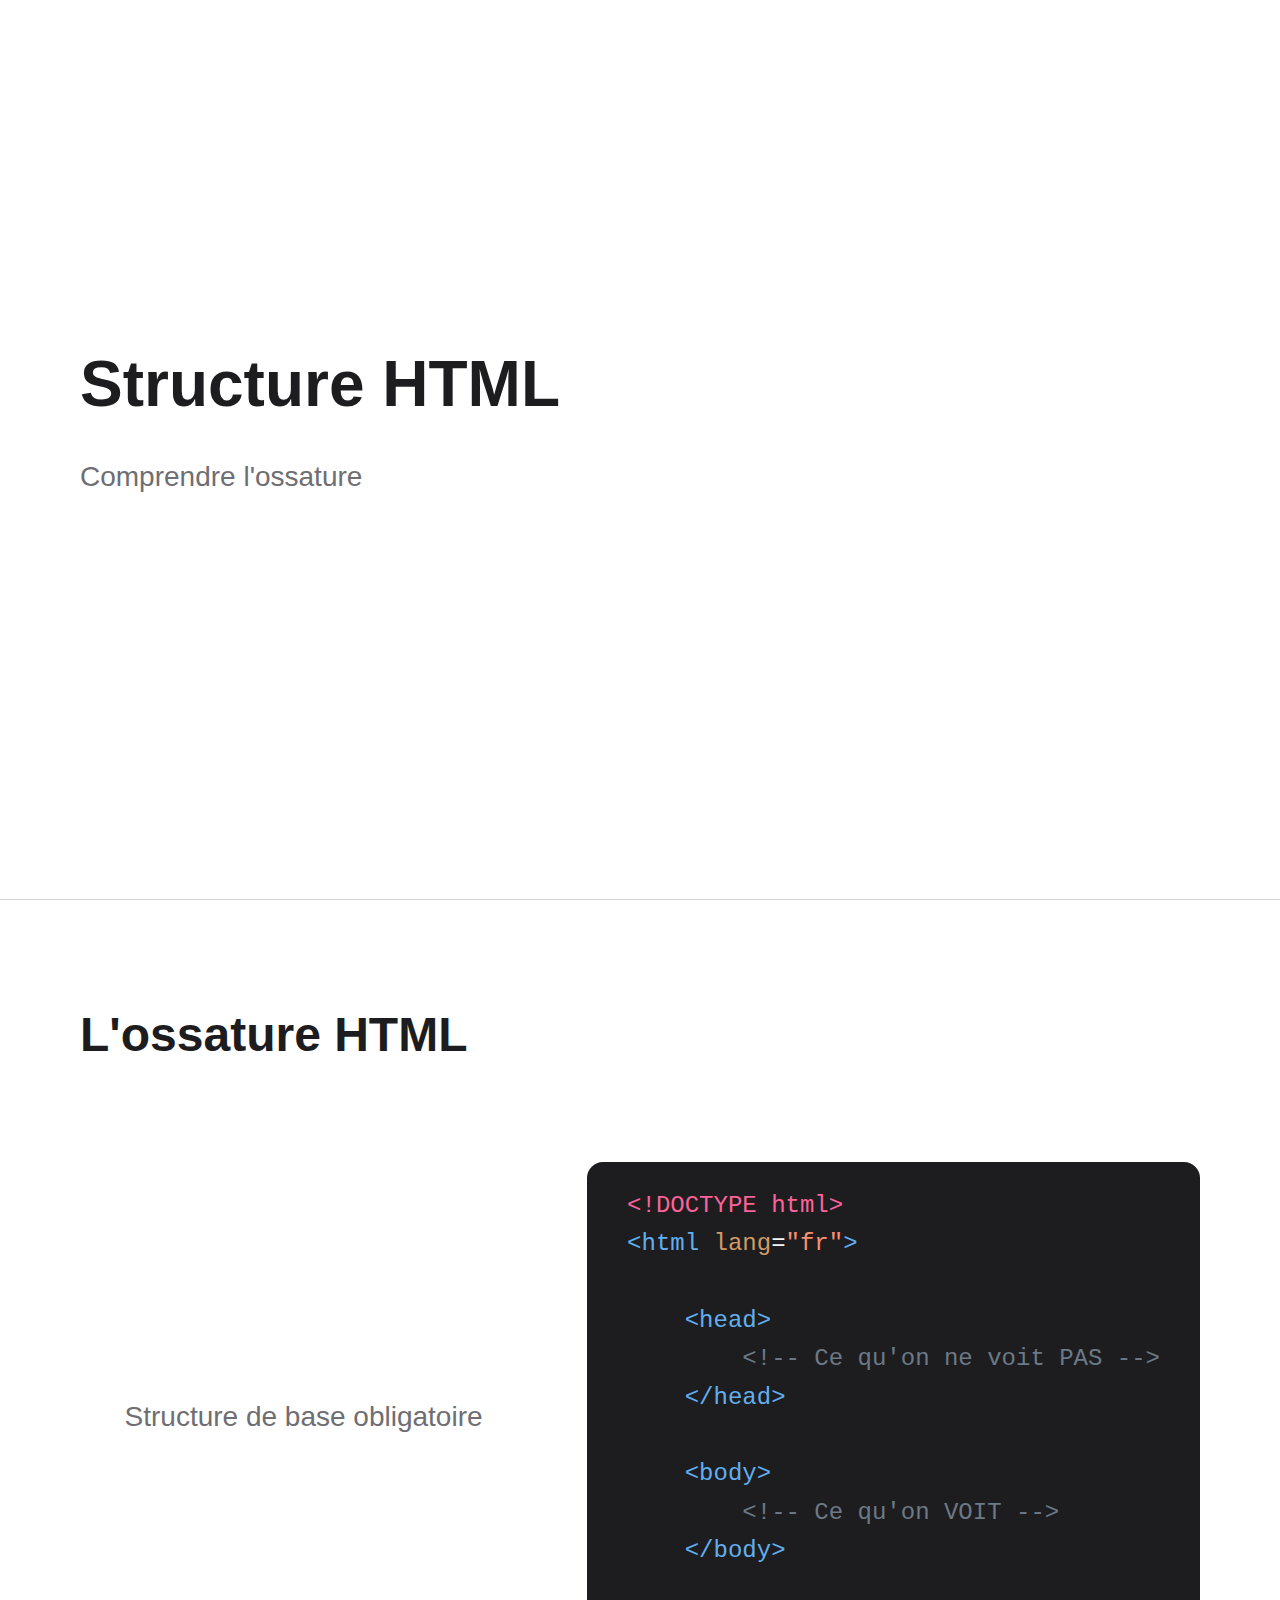
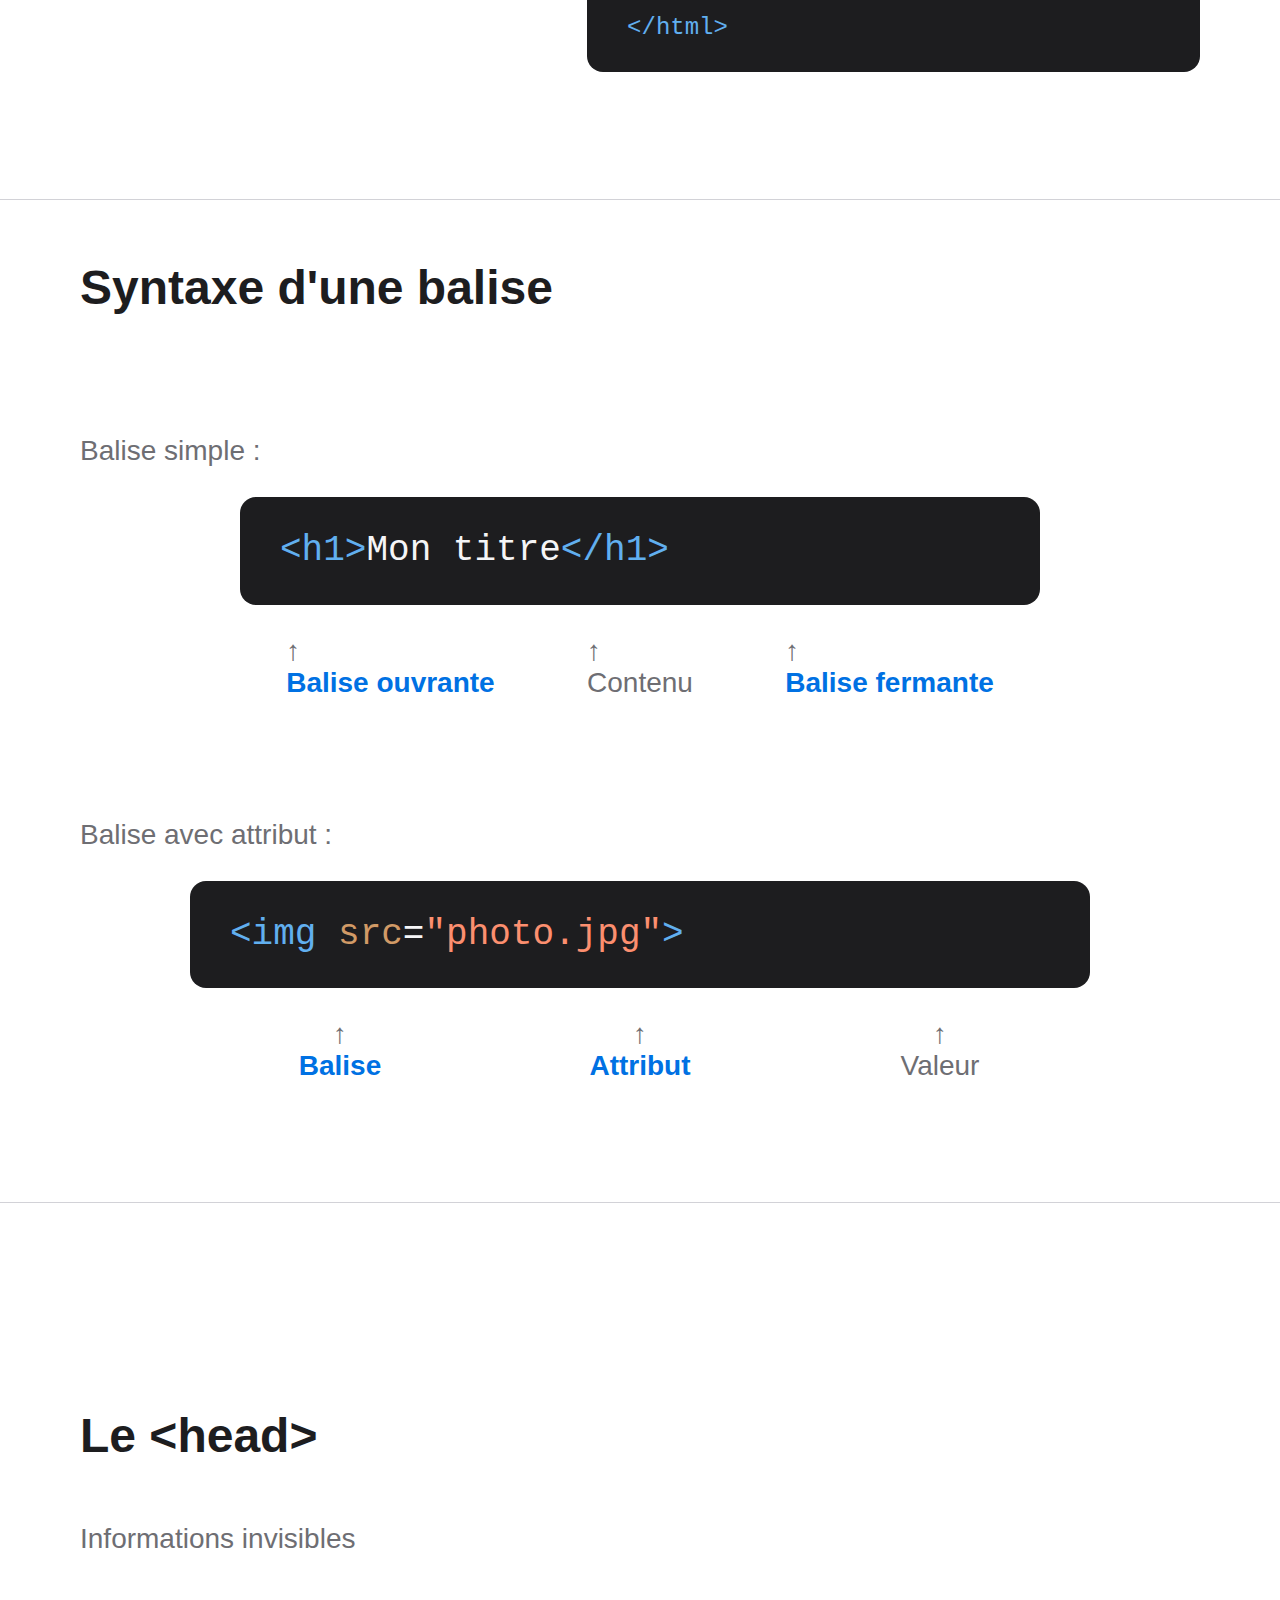
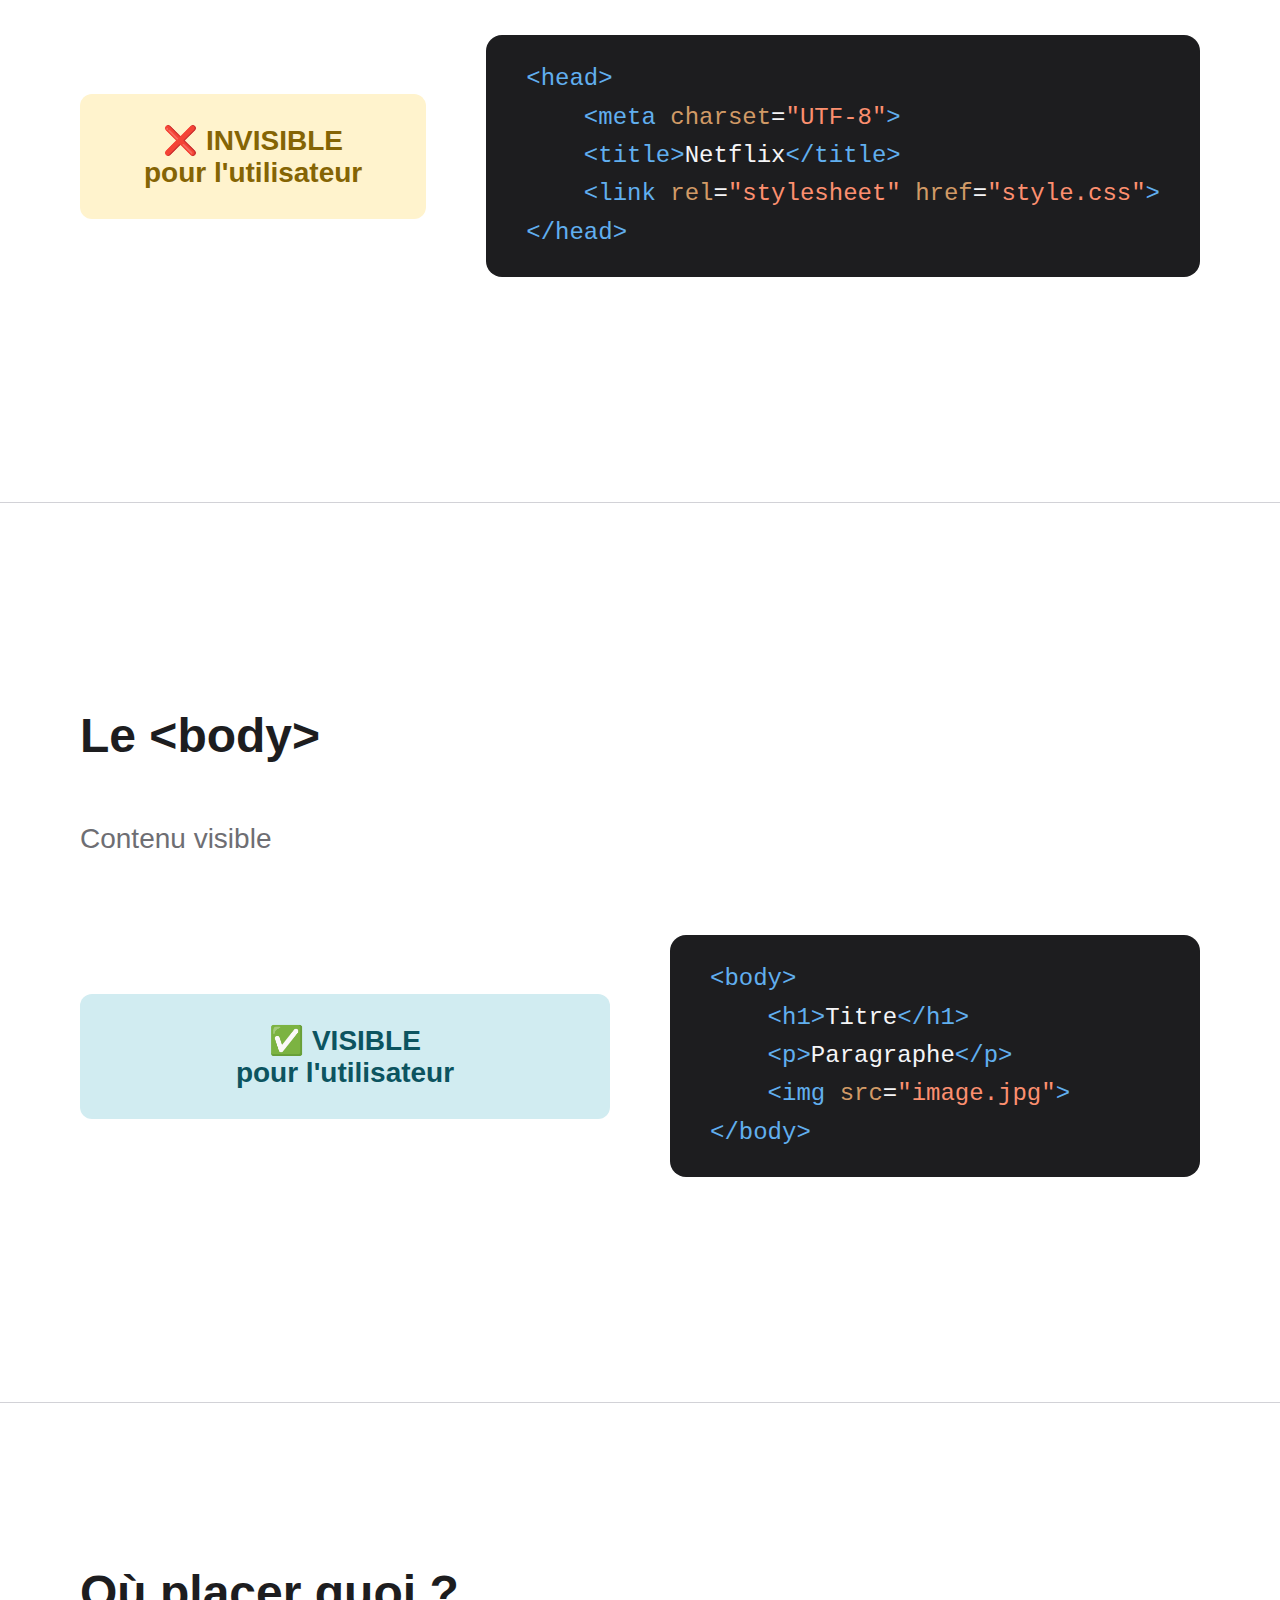
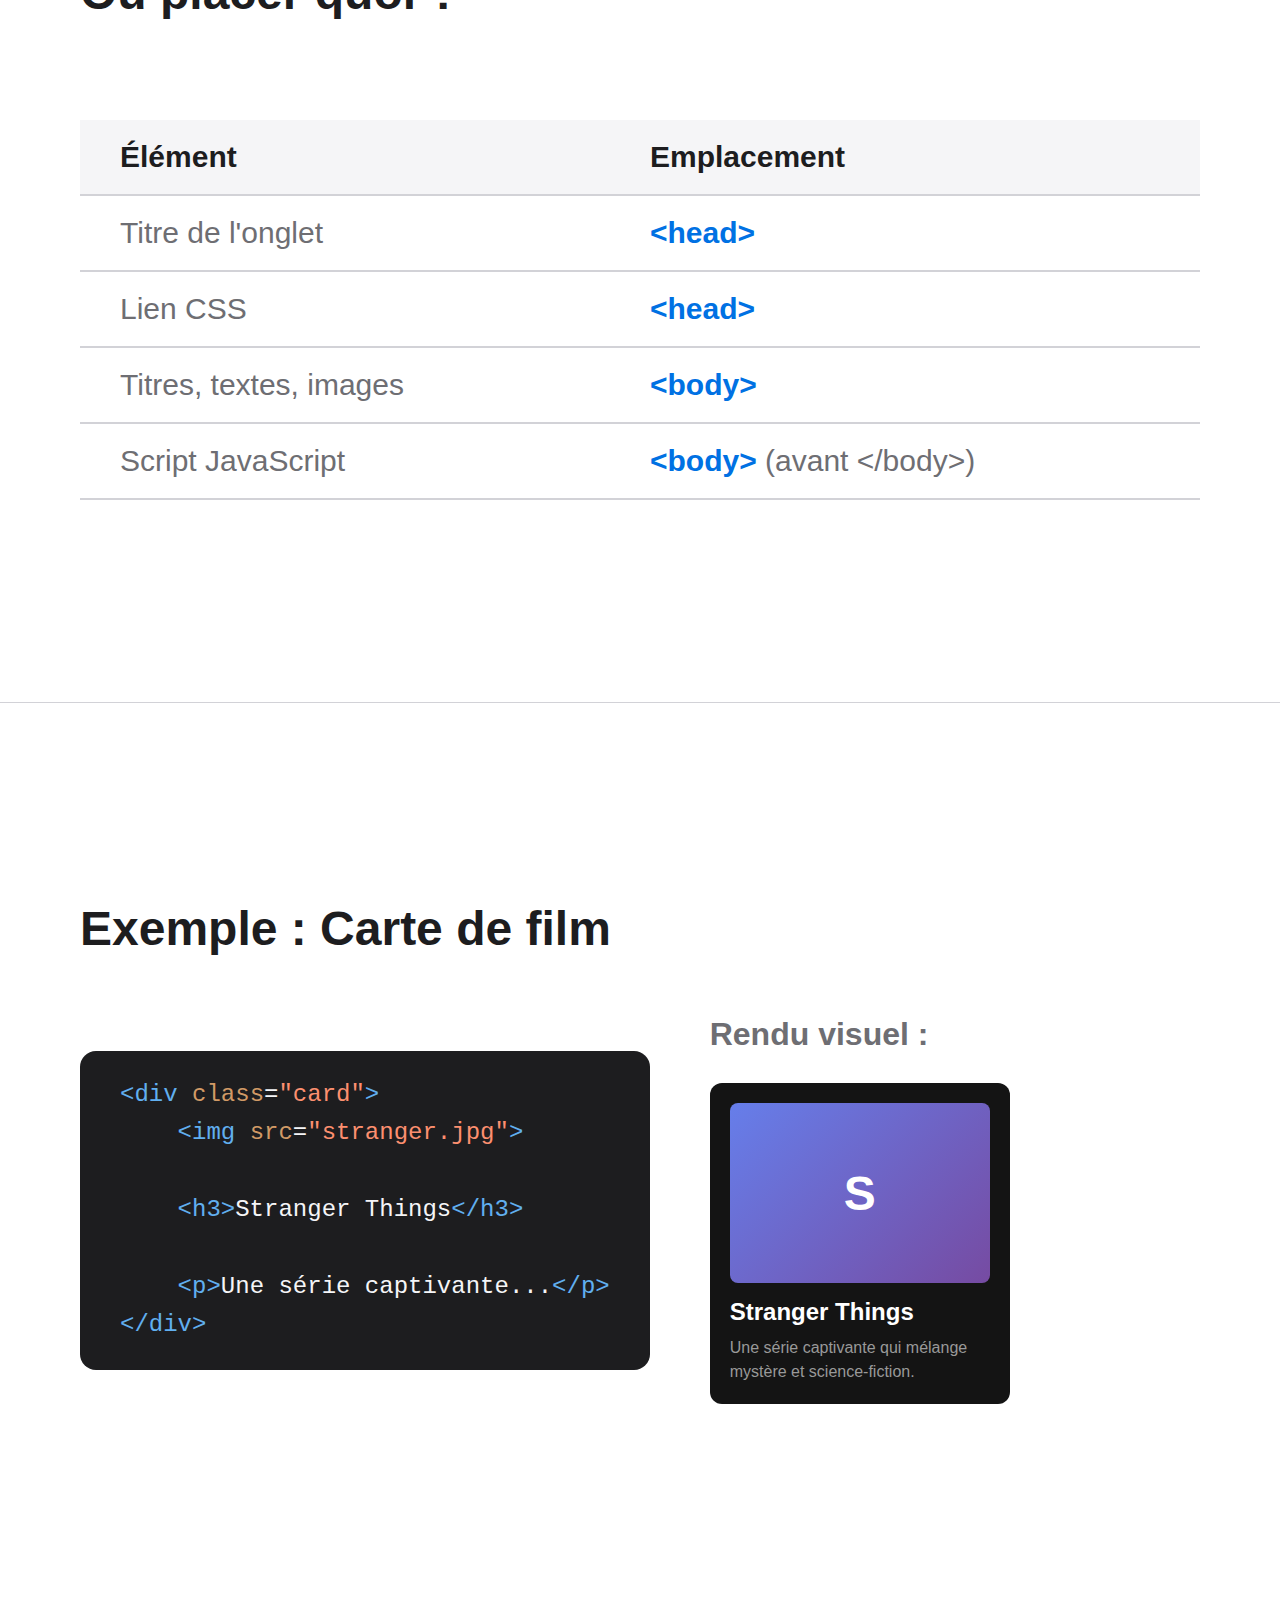
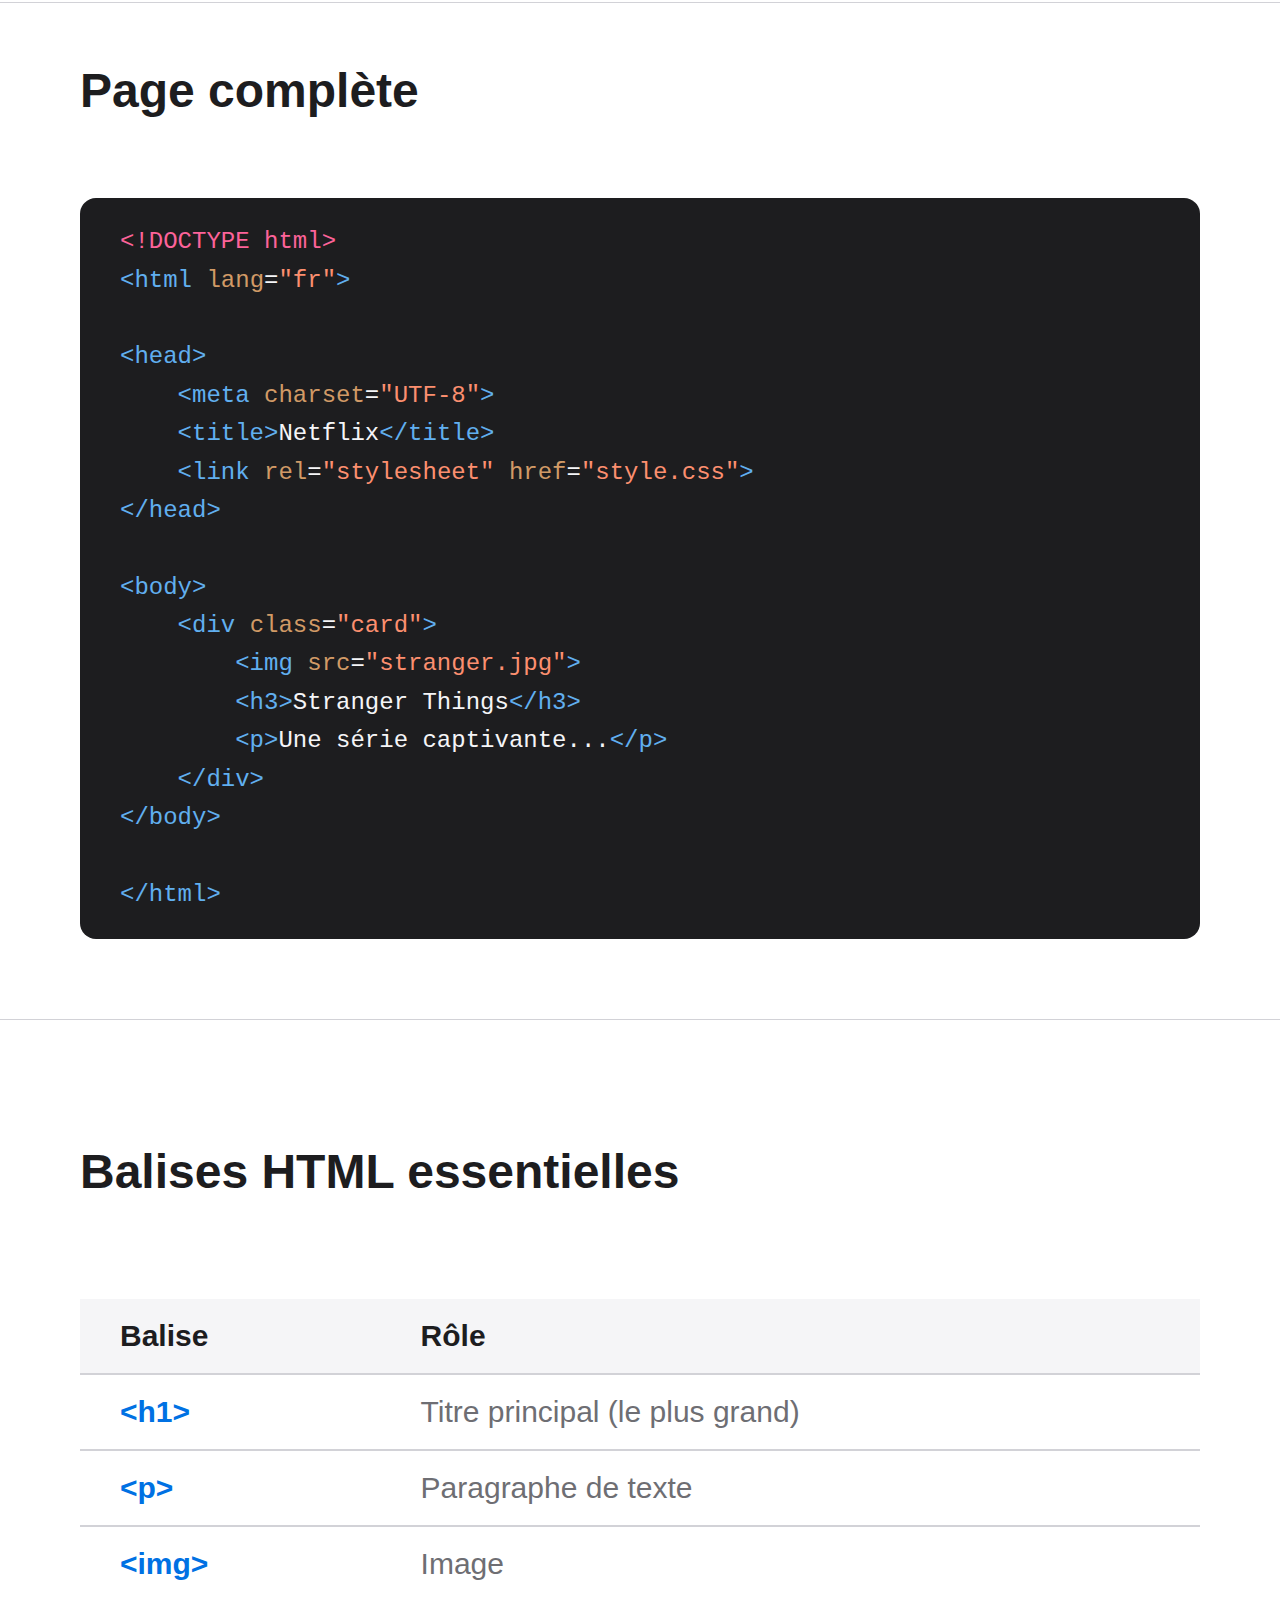
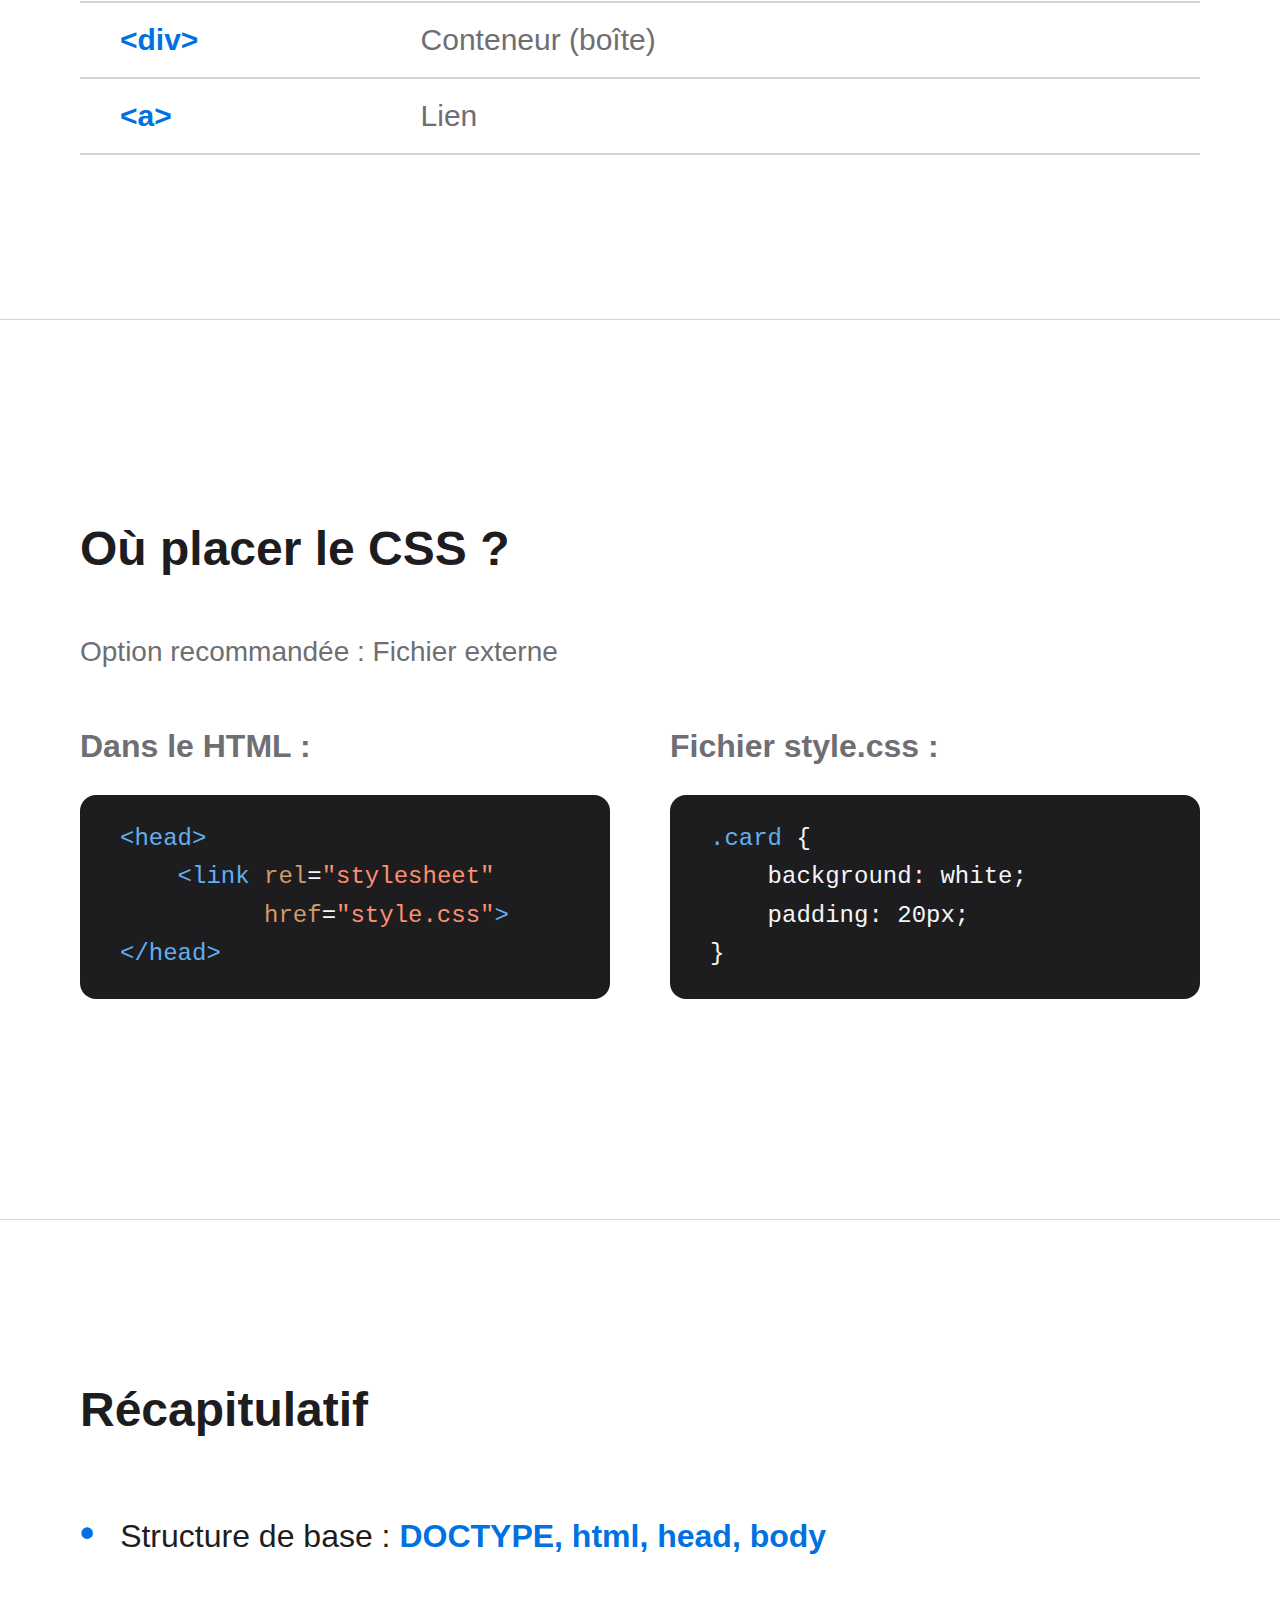
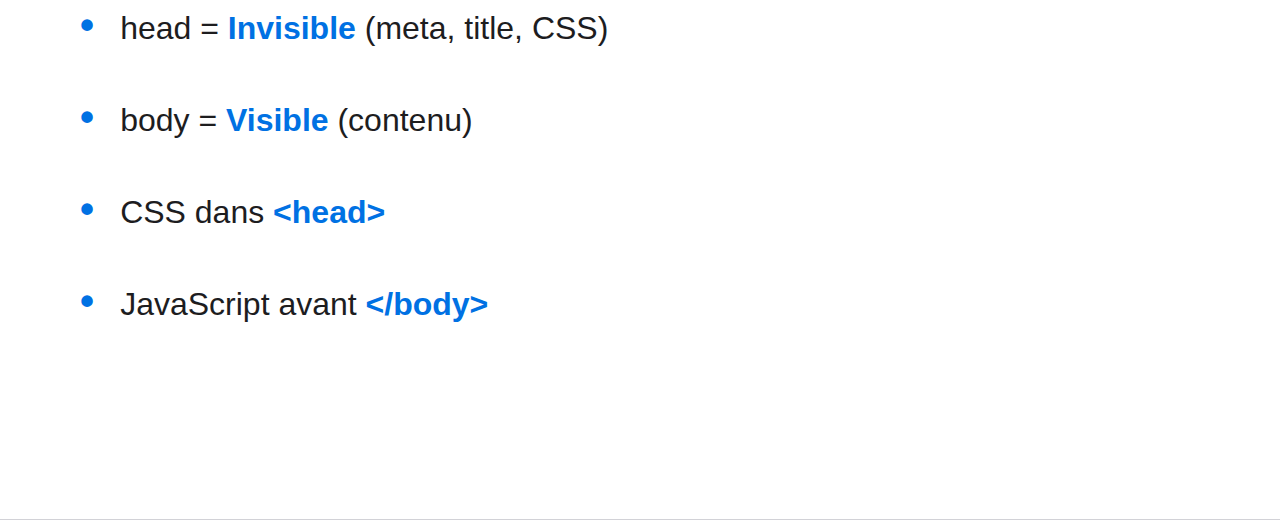
<file: formationhtmlcss.html>
<!DOCTYPE html>
<html lang="fr">
<head>
    <meta charset="UTF-8">
    <meta name="viewport" content="width=device-width, initial-scale=1.0">
    <title>Structure HTML - Ossature</title>
    <style>
        * {
            margin: 0;
            padding: 0;
            box-sizing: border-box;
        }

        body {
            font-family: -apple-system, BlinkMacSystemFont, 'Segoe UI', sans-serif;
            background: #f5f5f7;
            overflow-x: hidden;
            overflow-y: auto;
        }

        .slide {
            display: flex;
            flex-direction: column;
            justify-content: center;
            min-height: 100vh;
            padding: 80px 120px;
            background: white;
            border-bottom: 1px solid #d2d2d7;
        }

        h1 {
            font-size: 80px;
            font-weight: 700;
            margin-bottom: 40px;
            color: #1d1d1f;
        }

        h2 {
            font-size: 56px;
            font-weight: 600;
            margin-bottom: 60px;
            color: #1d1d1f;
        }

        .subtitle {
            font-size: 32px;
            color: #6e6e73;
            margin-bottom: 60px;
        }

        ul {
            list-style: none;
        }

        li {
            font-size: 36px;
            line-height: 1.8;
            color: #1d1d1f;
            margin-bottom: 20px;
        }

        li::before {
            content: "• ";
            color: #0071e3;
            font-weight: bold;
            font-size: 40px;
            margin-right: 15px;
        }

        code {
            background: #1d1d1f;
            color: #f5f5f7;
            padding: 30px 50px;
            border-radius: 16px;
            font-size: 28px;
            line-height: 1.6;
            display: block;
            font-family: 'SF Mono', Monaco, monospace;
            margin: 20px 0;
            white-space: pre;
            overflow-x: auto;
        }

        .keyword { color: #fc6399; }
        .string { color: #fc8f6f; }
        .comment { color: #6c7986; }
        .tag { color: #61afef; }
        .attr { color: #d19a66; }

        .highlight {
            color: #0071e3;
            font-weight: 600;
        }

        .split-view {
            display: flex;
            gap: 60px;
            align-items: center;
            width: 100%;
        }

        .split-view > div {
            flex: 1;
        }

        .visual-box {
            background: #f5f5f7;
            padding: 40px;
            border-radius: 20px;
            border: 3px solid #d2d2d7;
        }

        .invisible-box {
            background: #fff3cd;
            padding: 30px;
            border-radius: 12px;
            font-size: 28px;
            color: #856404;
            text-align: center;
            font-weight: 600;
        }

        .visible-box {
            background: #d1ecf1;
            padding: 30px;
            border-radius: 12px;
            font-size: 28px;
            color: #0c5460;
            text-align: center;
            font-weight: 600;
        }

        .table {
            margin: 40px 0;
            border-collapse: collapse;
            width: 100%;
        }

        .table th,
        .table td {
            padding: 20px 40px;
            text-align: left;
            font-size: 30px;
            border-bottom: 2px solid #d2d2d7;
        }

        .table th {
            font-weight: 600;
            color: #1d1d1f;
            background: #f5f5f7;
        }

        .table td {
            color: #6e6e73;
        }

        .card-preview {
            background: #141414;
            padding: 20px;
            border-radius: 12px;
            max-width: 300px;
        }

        .card-preview img {
            width: 100%;
            border-radius: 8px;
            margin-bottom: 15px;
        }

        .card-preview h3 {
            color: white;
            font-size: 24px;
            margin-bottom: 10px;
        }

        .card-preview p {
            color: #999;
            font-size: 16px;
            line-height: 1.5;
        }

        /* RESPONSIVE */
        @media (max-width: 1400px) {
            .slide {
                padding: 60px 80px;
            }
            
            h1 {
                font-size: 64px;
            }
            
            h2 {
                font-size: 48px;
            }
            
            .subtitle {
                font-size: 28px;
            }
            
            li {
                font-size: 32px;
            }
            
            code {
                font-size: 24px;
                padding: 25px 40px;
            }
        }

        @media (max-width: 1024px) {
            .slide {
                padding: 40px 60px;
            }
            
            .split-view {
                flex-direction: column;
                gap: 40px;
            }
            
            h1 {
                font-size: 52px;
            }
            
            h2 {
                font-size: 40px;
                margin-bottom: 40px;
            }
            
            .subtitle {
                font-size: 24px;
            }
            
            li {
                font-size: 28px;
            }
            
            code {
                font-size: 20px;
            }
            
            .table th,
            .table td {
                font-size: 24px;
                padding: 15px 30px;
            }
        }

        @media (max-width: 768px) {
            .slide {
                padding: 30px 40px;
            }
            
            h1 {
                font-size: 40px;
            }
            
            h2 {
                font-size: 32px;
                margin-bottom: 30px;
            }
            
            .subtitle {
                font-size: 20px;
            }
            
            li {
                font-size: 24px;
            }
            
            li::before {
                font-size: 28px;
            }
            
            code {
                font-size: 18px;
                padding: 20px 30px;
            }
            
            .invisible-box,
            .visible-box {
                font-size: 22px;
                padding: 20px;
            }
        }
    </style>
</head>
<body>

    <!-- Slide 1 : Titre -->
    <div class="slide">
        <h1>Structure HTML</h1>
        <p class="subtitle">Comprendre l'ossature</p>
    </div>

    <!-- Slide 2 : L'ossature complète -->
    <div class="slide">
        <h2 style="margin-bottom: 80px;">L'ossature HTML</h2>
        <div class="split-view" style="align-items: center;">
            <div style="display: flex; align-items: center; justify-content: center; min-height: 400px;">
                <p class="subtitle" style="margin: 0; text-align: center;">Structure de base obligatoire</p>
            </div>
            <div>
                <code><span class="keyword">&lt;!DOCTYPE html&gt;</span>
<span class="tag">&lt;html</span> <span class="attr">lang</span>=<span class="string">"fr"</span><span class="tag">&gt;</span>

    <span class="tag">&lt;head&gt;</span>
        <span class="comment">&lt;!-- Ce qu'on ne voit PAS --&gt;</span>
    <span class="tag">&lt;/head&gt;</span>

    <span class="tag">&lt;body&gt;</span>
        <span class="comment">&lt;!-- Ce qu'on VOIT --&gt;</span>
    <span class="tag">&lt;/body&gt;</span>

<span class="tag">&lt;/html&gt;</span></code>
            </div>
        </div>
    </div>

    <!-- Slide 3 : Syntaxe d'une balise -->
    <div class="slide">
        <h2>Syntaxe d'une balise</h2>
        
        <div style="margin: 60px 0;">
            <p class="subtitle" style="margin-bottom: 30px;">Balise simple :</p>
            <code style="font-size: 36px; max-width: 800px; margin-left: auto; margin-right: auto;"><span class="tag">&lt;h1&gt;</span>Mon titre<span class="tag">&lt;/h1&gt;</span></code>
            <div style="display: flex; justify-content: space-around; margin-top: 30px; font-size: 28px; color: #6e6e73; max-width: 800px; margin-left: auto; margin-right: auto;">
                <div>↑<br><span class="highlight">Balise ouvrante</span></div>
                <div>↑<br>Contenu</div>
                <div>↑<br><span class="highlight">Balise fermante</span></div>
            </div>
        </div>

        <div style="margin: 60px 0;">
            <p class="subtitle" style="margin-bottom: 30px;">Balise avec attribut :</p>
            <code style="font-size: 36px; max-width: 900px; margin-left: auto; margin-right: auto;"><span class="tag">&lt;img</span> <span class="attr">src</span>=<span class="string">"photo.jpg"</span><span class="tag">&gt;</span></code>
            <div style="display: flex; justify-content: space-around; margin-top: 30px; font-size: 28px; color: #6e6e73; max-width: 900px; margin-left: auto; margin-right: auto;">
                <div style="flex: 1; text-align: center;">↑<br><span class="highlight">Balise</span></div>
                <div style="flex: 1; text-align: center;">↑<br><span class="highlight">Attribut</span></div>
                <div style="flex: 1; text-align: center;">↑<br>Valeur</div>
            </div>
        </div>
    </div>

    <!-- Slide 4 : Le HEAD -->
    <div class="slide">
        <h2>Le &lt;head&gt;</h2>
        <p class="subtitle">Informations invisibles</p>
        <div class="split-view">
            <div>
                <div class="invisible-box">
                    ❌ INVISIBLE<br>pour l'utilisateur
                </div>
            </div>
            <div>
                <code><span class="tag">&lt;head&gt;</span>
    <span class="tag">&lt;meta</span> <span class="attr">charset</span>=<span class="string">"UTF-8"</span><span class="tag">&gt;</span>
    <span class="tag">&lt;title&gt;</span>Netflix<span class="tag">&lt;/title&gt;</span>
    <span class="tag">&lt;link</span> <span class="attr">rel</span>=<span class="string">"stylesheet"</span> <span class="attr">href</span>=<span class="string">"style.css"</span><span class="tag">&gt;</span>
<span class="tag">&lt;/head&gt;</span></code>
            </div>
        </div>
    </div>

    <!-- Slide 5 : Le BODY -->
    <div class="slide">
        <h2>Le &lt;body&gt;</h2>
        <p class="subtitle">Contenu visible</p>
        <div class="split-view">
            <div>
                <div class="visible-box">
                    ✅ VISIBLE<br>pour l'utilisateur
                </div>
            </div>
            <div>
                <code><span class="tag">&lt;body&gt;</span>
    <span class="tag">&lt;h1&gt;</span>Titre<span class="tag">&lt;/h1&gt;</span>
    <span class="tag">&lt;p&gt;</span>Paragraphe<span class="tag">&lt;/p&gt;</span>
    <span class="tag">&lt;img</span> <span class="attr">src</span>=<span class="string">"image.jpg"</span><span class="tag">&gt;</span>
<span class="tag">&lt;/body&gt;</span></code>
            </div>
        </div>
    </div>

    <!-- Slide 6 : Où placer quoi -->
    <div class="slide">
        <h2>Où placer quoi ?</h2>
        <table class="table">
            <tr>
                <th>Élément</th>
                <th>Emplacement</th>
            </tr>
            <tr>
                <td>Titre de l'onglet</td>
                <td><span class="highlight">&lt;head&gt;</span></td>
            </tr>
            <tr>
                <td>Lien CSS</td>
                <td><span class="highlight">&lt;head&gt;</span></td>
            </tr>
            <tr>
                <td>Titres, textes, images</td>
                <td><span class="highlight">&lt;body&gt;</span></td>
            </tr>
            <tr>
                <td>Script JavaScript</td>
                <td><span class="highlight">&lt;body&gt;</span> (avant &lt;/body&gt;)</td>
            </tr>
        </table>
    </div>

    <!-- Slide 7 : Exemple - Carte Netflix -->
    <div class="slide">
        <h2>Exemple : Carte de film</h2>
        <div class="split-view">
            <div>
                <code style="font-size: 24px;"><span class="tag">&lt;div</span> <span class="attr">class</span>=<span class="string">"card"</span><span class="tag">&gt;</span>
    <span class="tag">&lt;img</span> <span class="attr">src</span>=<span class="string">"stranger.jpg"</span><span class="tag">&gt;</span>
    
    <span class="tag">&lt;h3&gt;</span>Stranger Things<span class="tag">&lt;/h3&gt;</span>
    
    <span class="tag">&lt;p&gt;</span>Une série captivante...<span class="tag">&lt;/p&gt;</span>
<span class="tag">&lt;/div&gt;</span></code>
            </div>
            <div>
                <h3 style="font-size: 32px; margin-bottom: 30px; color: #6e6e73;">Rendu visuel :</h3>
                <div class="card-preview">
                    <div style="width: 100%; height: 180px; background: linear-gradient(135deg, #667eea 0%, #764ba2 100%); border-radius: 8px; margin-bottom: 15px; display: flex; align-items: center; justify-content: center; color: white; font-size: 48px; font-weight: bold;">S</div>
                    <h3>Stranger Things</h3>
                    <p>Une série captivante qui mélange mystère et science-fiction.</p>
                </div>
            </div>
        </div>
    </div>

    <!-- Slide 8 : Exemple complet avec ossature -->
    <div class="slide">
        <h2>Page complète</h2>
        <code style="font-size: 24px;"><span class="keyword">&lt;!DOCTYPE html&gt;</span>
<span class="tag">&lt;html</span> <span class="attr">lang</span>=<span class="string">"fr"</span><span class="tag">&gt;</span>

<span class="tag">&lt;head&gt;</span>
    <span class="tag">&lt;meta</span> <span class="attr">charset</span>=<span class="string">"UTF-8"</span><span class="tag">&gt;</span>
    <span class="tag">&lt;title&gt;</span>Netflix<span class="tag">&lt;/title&gt;</span>
    <span class="tag">&lt;link</span> <span class="attr">rel</span>=<span class="string">"stylesheet"</span> <span class="attr">href</span>=<span class="string">"style.css"</span><span class="tag">&gt;</span>
<span class="tag">&lt;/head&gt;</span>

<span class="tag">&lt;body&gt;</span>
    <span class="tag">&lt;div</span> <span class="attr">class</span>=<span class="string">"card"</span><span class="tag">&gt;</span>
        <span class="tag">&lt;img</span> <span class="attr">src</span>=<span class="string">"stranger.jpg"</span><span class="tag">&gt;</span>
        <span class="tag">&lt;h3&gt;</span>Stranger Things<span class="tag">&lt;/h3&gt;</span>
        <span class="tag">&lt;p&gt;</span>Une série captivante...<span class="tag">&lt;/p&gt;</span>
    <span class="tag">&lt;/div&gt;</span>
<span class="tag">&lt;/body&gt;</span>

<span class="tag">&lt;/html&gt;</span></code>
    </div>

    <!-- Slide 9 : Balises HTML de base -->
    <div class="slide">
        <h2>Balises HTML essentielles</h2>
        <table class="table">
            <tr>
                <th>Balise</th>
                <th>Rôle</th>
            </tr>
            <tr>
                <td><span class="highlight">&lt;h1&gt;</span></td>
                <td>Titre principal (le plus grand)</td>
            </tr>
            <tr>
                <td><span class="highlight">&lt;p&gt;</span></td>
                <td>Paragraphe de texte</td>
            </tr>
            <tr>
                <td><span class="highlight">&lt;img&gt;</span></td>
                <td>Image</td>
            </tr>
            <tr>
                <td><span class="highlight">&lt;div&gt;</span></td>
                <td>Conteneur (boîte)</td>
            </tr>
            <tr>
                <td><span class="highlight">&lt;a&gt;</span></td>
                <td>Lien</td>
            </tr>
        </table>
    </div>

    <!-- Slide 10 : CSS - Où le placer -->
    <div class="slide">
        <h2>Où placer le CSS ?</h2>
        <p class="subtitle">Option recommandée : Fichier externe</p>
        <div class="split-view">
            <div>
                <h3 style="font-size: 32px; margin-bottom: 30px; color: #6e6e73;">Dans le HTML :</h3>
                <code style="font-size: 24px;"><span class="tag">&lt;head&gt;</span>
    <span class="tag">&lt;link</span> <span class="attr">rel</span>=<span class="string">"stylesheet"</span> 
          <span class="attr">href</span>=<span class="string">"style.css"</span><span class="tag">&gt;</span>
<span class="tag">&lt;/head&gt;</span></code>
            </div>
            <div>
                <h3 style="font-size: 32px; margin-bottom: 30px; color: #6e6e73;">Fichier style.css :</h3>
                <code style="font-size: 24px; background: #1d1d1f;"><span class="tag">.card</span> {
    background: white;
    padding: 20px;
}</code>
            </div>
        </div>
    </div>

    <!-- Slide 11 : Récapitulatif -->
    <div class="slide">
        <h2>Récapitulatif</h2>
        <ul>
            <li>Structure de base : <span class="highlight">DOCTYPE, html, head, body</span></li>
            <li>head = <span class="highlight">Invisible</span> (meta, title, CSS)</li>
            <li>body = <span class="highlight">Visible</span> (contenu)</li>
            <li>CSS dans <span class="highlight">&lt;head&gt;</span></li>
            <li>JavaScript avant <span class="highlight">&lt;/body&gt;</span></li>
        </ul>
    </div>

    <script>
        let currentSlide = 0;
        const slides = document.querySelectorAll('.slide');

        function showSlide(n) {
            slides[currentSlide].classList.remove('active');
            currentSlide = (n + slides.length) % slides.length;
            slides[currentSlide].classList.add('active');
        }

        document.addEventListener('keydown', (e) => {
            if (e.key === 'ArrowRight') showSlide(currentSlide + 1);
            if (e.key === 'ArrowLeft') showSlide(currentSlide - 1);
        });

        document.addEventListener('click', (e) => {
            if (e.clientX > window.innerWidth / 2) {
                showSlide(currentSlide + 1);
            } else {
                showSlide(currentSlide - 1);
            }
        });
    </script>
</body>
</html>
</file>
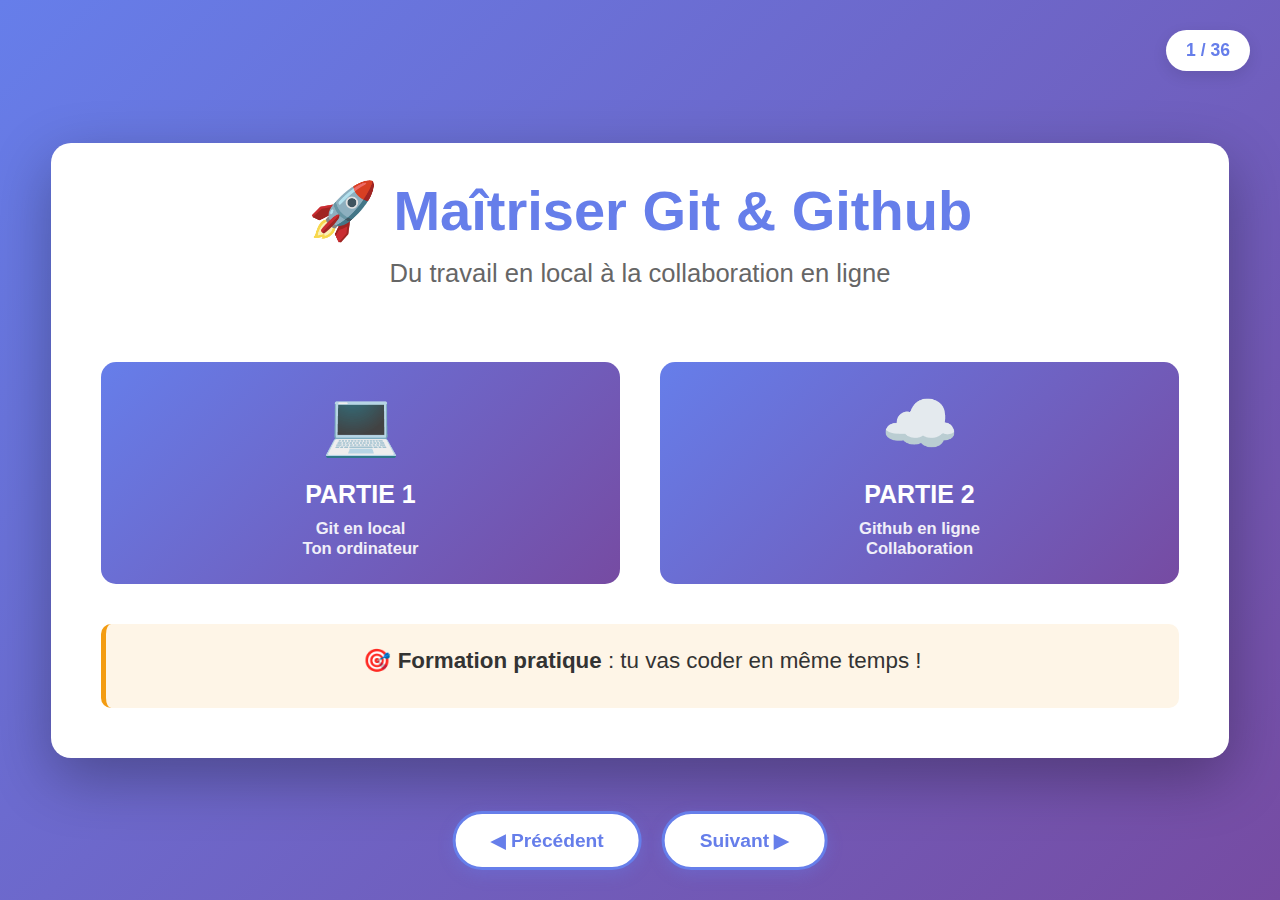
<file: git.html>
<!DOCTYPE html>
<html lang="fr">
<head>
    <meta charset="UTF-8">
    <meta name="viewport" content="width=device-width, initial-scale=1.0">
    <title>Formation Git & Github - Workflow Complet</title>
    <style>
        * {
            margin: 0;
            padding: 0;
            box-sizing: border-box;
        }

        body {
            font-family: 'Segoe UI', Tahoma, Geneva, Verdana, sans-serif;
            background: linear-gradient(135deg, #667eea 0%, #764ba2 100%);
            color: #333;
            overflow: hidden;
        }

        .slide-container {
            display: flex;
            align-items: center;
            justify-content: center;
            min-height: 100vh;
            padding: 20px;
        }

        .slide {
            display: none;
            background: white;
            border-radius: 20px;
            box-shadow: 0 20px 60px rgba(0,0,0,0.3);
            padding: 35px 50px;
            max-width: 1500px;
            width: 95%;
            min-height: 600px;
            max-height: 88vh;
            overflow-y: auto;
            animation: fadeIn 0.5s;
        }

        .slide.active {
            display: flex;
            flex-direction: column;
        }

        @keyframes fadeIn {
            from { opacity: 0; transform: translateY(20px); }
            to { opacity: 1; transform: translateY(0); }
        }

        h1 {
            color: #667eea;
            font-size: 3.5em;
            margin-bottom: 20px;
            text-align: center;
        }

        h2 {
            color: #667eea;
            font-size: 2em;
            margin-bottom: 18px;
            border-bottom: 4px solid #667eea;
            padding-bottom: 8px;
        }

        h3 {
            color: #764ba2;
            font-size: 1.5em;
            margin: 18px 0 10px 0;
        }

        p, li {
            font-size: 1.2em;
            line-height: 1.5;
            margin-bottom: 10px;
        }

        .subtitle {
            font-size: 1.6em;
            color: #666;
            text-align: center;
            margin-top: -10px;
        }

        .section-badge {
            display: inline-block;
            background: linear-gradient(135deg, #667eea 0%, #764ba2 100%);
            color: white;
            padding: 10px 25px;
            border-radius: 30px;
            font-size: 1.2em;
            font-weight: bold;
            margin-bottom: 20px;
        }

        .practice-badge {
            display: inline-block;
            background: linear-gradient(135deg, #f39c12 0%, #e67e22 100%);
            color: white;
            padding: 10px 25px;
            border-radius: 30px;
            font-size: 1.2em;
            font-weight: bold;
            margin-bottom: 20px;
        }

        .analogy {
            background: #f0f4ff;
            border-left: 5px solid #667eea;
            padding: 20px 25px;
            margin: 20px 0;
            border-radius: 10px;
            font-size: 1.3em;
        }

        .analogy strong {
            color: #667eea;
            font-size: 1.1em;
        }

        .command {
            background: #2d3748;
            color: #68d391;
            padding: 20px;
            border-radius: 10px;
            font-family: 'Courier New', monospace;
            font-size: 1.2em;
            margin: 15px 0;
            overflow-x: auto;
            line-height: 2.2;
        }
        
        .command-line {
            margin: 8px 0;
            display: block;
        }

        .steps {
            background: #fff5f5;
            padding: 20px 25px;
            border-radius: 10px;
            border-left: 5px solid #fc8181;
        }

        .steps li {
            margin-bottom: 10px;
        }

        .highlight {
            background: #fef5e7;
            padding: 20px 25px;
            border-radius: 10px;
            border-left: 5px solid #f39c12;
            margin: 15px 0;
        }

        .practice-box {
            background: #fff4e6;
            padding: 25px;
            border-radius: 10px;
            border-left: 5px solid #f39c12;
            margin: 15px 0;
        }

        .emoji {
            font-size: 2em;
            margin-right: 10px;
        }

        .controls {
            position: fixed;
            bottom: 30px;
            left: 50%;
            transform: translateX(-50%);
            display: flex;
            gap: 20px;
            z-index: 1000;
        }

        button {
            background: white;
            color: #667eea;
            border: 3px solid #667eea;
            padding: 15px 35px;
            font-size: 1.2em;
            border-radius: 50px;
            cursor: pointer;
            font-weight: bold;
            transition: all 0.3s;
            box-shadow: 0 5px 15px rgba(102, 126, 234, 0.3);
        }

        button:hover {
            background: #667eea;
            color: white;
            transform: translateY(-2px);
            box-shadow: 0 8px 20px rgba(102, 126, 234, 0.4);
        }

        .slide-number {
            position: fixed;
            top: 30px;
            right: 30px;
            background: white;
            color: #667eea;
            padding: 10px 20px;
            border-radius: 30px;
            font-weight: bold;
            font-size: 1.1em;
            box-shadow: 0 5px 15px rgba(0,0,0,0.1);
        }

        ul {
            margin-left: 30px;
        }

        .two-columns {
            display: grid;
            grid-template-columns: 1fr 1fr;
            gap: 20px;
            margin: 15px 0;
        }

        .workflow-box {
            background: linear-gradient(135deg, #667eea 0%, #764ba2 100%);
            color: white;
            padding: 25px;
            border-radius: 15px;
            text-align: center;
            font-size: 1.3em;
            font-weight: bold;
        }

        .table-container {
            overflow-x: auto;
            margin: 15px 0;
        }

        table {
            width: 100%;
            border-collapse: collapse;
            font-size: 1.1em;
        }

        th, td {
            padding: 12px;
            text-align: left;
            border-bottom: 2px solid #e2e8f0;
        }

        th {
            background: #667eea;
            color: white;
            font-weight: bold;
        }

        tr:hover {
            background: #f7fafc;
        }

        .center {
            text-align: center;
        }

        .big-text {
            font-size: 1.6em;
            line-height: 1.8;
        }

        .definition {
            background: #e6f7ff;
            border-left: 5px solid #1890ff;
            padding: 18px 22px;
            margin: 15px 0;
            border-radius: 10px;
        }

        .definition strong {
            color: #1890ff;
            font-size: 1.1em;
        }

        .part-separator {
            background: linear-gradient(135deg, #10b981 0%, #047857 100%);
            color: white;
            padding: 80px;
            text-align: center;
        }

        .part-separator h1 {
            color: white;
            font-size: 4em;
            margin-bottom: 30px;
        }

        .part-separator p {
            font-size: 1.8em;
            opacity: 0.9;
        }

        .code-box {
            background: #f8f9fa;
            border: 2px solid #dee2e6;
            padding: 12px;
            border-radius: 8px;
            margin: 10px 0;
            font-family: 'Courier New', monospace;
            font-size: 0.85em;
            line-height: 1.6;
            white-space: pre-wrap;
            word-break: break-all;
            overflow-wrap: break-word;
        }
    </style>
</head>
<body>
    <div class="slide-number">
        <span id="current-slide">1</span> / <span id="total-slides">36</span>
    </div>

    <div class="slide-container">
        <!-- SLIDE 1: TITRE -->
        <div class="slide active">
            <h1>🚀 Maîtriser Git & Github</h1>
            <p class="subtitle">Du travail en local à la collaboration en ligne</p>
            
            <div style="display: grid; grid-template-columns: 1fr 1fr; gap: 40px; margin-top: 60px;">
                <div class="workflow-box">
                    <div style="font-size: 3em; margin-bottom: 20px;">💻</div>
                    <div style="font-size: 1.2em;">PARTIE 1</div>
                    <div style="font-size: 0.8em; margin-top: 10px; opacity: 0.9;">Git en local<br>Ton ordinateur</div>
                </div>
                <div class="workflow-box">
                    <div style="font-size: 3em; margin-bottom: 20px;">☁️</div>
                    <div style="font-size: 1.2em;">PARTIE 2</div>
                    <div style="font-size: 0.8em; margin-top: 10px; opacity: 0.9;">Github en ligne<br>Collaboration</div>
                </div>
            </div>

            <div class="highlight" style="margin-top: 40px; text-align: center;">
                <p style="font-size: 1.4em;">🎯 <strong>Formation pratique</strong> : tu vas coder en même temps !</p>
            </div>
        </div>

        <!-- PARTIE 1 : GIT LOCAL -->
        <div class="slide part-separator">
            <h1>PARTIE 1</h1>
            <p style="font-size: 2.5em; margin: 40px 0;">💻 GIT EN LOCAL</p>
            <p>Tout sur ton ordinateur, sans internet</p>
        </div>

        <!-- Slide : C'est quoi Git -->
        <div class="slide">
            <div class="section-badge">PARTIE 1 - Git Local</div>
            <h2><span class="emoji">🤔</span>C'est quoi Git ?</h2>
            
            <div class="definition">
                <p><strong>Git</strong> = Un logiciel qui garde l'historique complet de ton code</p>
                <p style="margin-top: 10px;">Comme une machine à remonter le temps pour tes fichiers ⏰</p>
            </div>

            <div class="analogy" style="margin-top: 25px;">
                <p><strong>Analogie : Un jeu vidéo avec plusieurs sauvegardes</strong></p>
                <ul style="margin-top: 10px; margin-left: 20px;">
                    <li>✅ Revenir en arrière à n'importe quel moment</li>
                    <li>✅ Voir exactement ce qui a changé</li>
                    <li>✅ Créer des "univers parallèles" pour tester</li>
                    <li>✅ Si tu casses tout, tu reviens à la dernière sauvegarde !</li>
                </ul>
            </div>

            <div class="highlight" style="margin-top: 25px;">
                <p><strong>Important :</strong> Git fonctionne EN LOCAL = tout sur ton ordinateur, pas besoin d'internet !</p>
            </div>
        </div>

        <!-- Slide : Installation -->
        <div class="slide">
            <div class="section-badge">PARTIE 1 - Git Local</div>
            <h2><span class="emoji">⬇️</span>Installation de Git</h2>
            
            <div class="two-columns">
                <div class="steps">
                    <h3>🪟 Windows :</h3>
                    <ul>
                        <li>Va sur <strong>git-scm.com</strong></li>
                        <li>Clique sur "Download for Windows"</li>
                        <li>Lance l'installateur</li>
                        <li>Clique sur "Next" partout</li>
                    </ul>
                </div>

                <div class="steps">
                    <h3>🍎 Mac :</h3>
                    <ul>
                        <li>Ouvre le <strong>Terminal</strong></li>
                        <li>Tape : <code>git --version</code></li>
                        <li>Popup : "Installer les outils"</li>
                        <li>Clique <strong>"Installer"</strong></li>
                        <li>Attends 5-10 min</li>
                    </ul>
                </div>
            </div>

            <div class="highlight" style="margin-top: 20px;">
                <p><strong>✅ Vérifier l'installation (Windows ET Mac) :</strong></p>
                <div class="command" style="margin-top: 10px;">
git --version
# Tu devrais voir : git version 2.x.x
                </div>
            </div>
        </div>

        <!-- Slide : Terminal Mac -->
        <div class="slide">
            <div class="section-badge">PARTIE 1 - Git Local</div>
            <h2><span class="emoji">🍎</span>Spécial Mac - Le Terminal</h2>
            
            <div class="analogy">
                <strong>Le Terminal :</strong> Une fenêtre pour taper des commandes
            </div>

            <div class="steps" style="margin-top: 25px;">
                <h3>Ouvrir le Terminal sur Mac :</h3>
                <ul>
                    <li><strong>Méthode rapide :</strong> <code>Cmd + Espace</code> → tape "Terminal" → Entrée</li>
                    <li><strong>Méthode 2 :</strong> Applications → Utilitaires → Terminal</li>
                    <li><strong>Dans VS Code :</strong> Menu "Terminal" → "New Terminal"</li>
                </ul>
            </div>

            <div class="highlight" style="margin-top: 25px;">
                <h3>💡 Astuces Mac :</h3>
                <ul style="margin-left: 20px;">
                    <li><strong>Coller :</strong> <code>Cmd + V</code></li>
                    <li><strong>Effacer l'écran :</strong> <code>clear</code> ou <code>Cmd + K</code></li>
                    <li><strong>Mot de passe invisible :</strong> Normal, tape-le quand même !</li>
                    <li><strong>Glisser un dossier :</strong> Tape <code>cd</code> puis glisse le dossier dans le Terminal</li>
                </ul>
            </div>
        </div>

        <!-- Slide : Commandes Terminal -->
        <div class="slide">
            <div class="section-badge">PARTIE 1 - Git Local</div>
            <h2><span class="emoji">⌨️</span>Naviguer dans le Terminal</h2>
            
            <div class="table-container" style="margin-top: 25px;">
                <table>
                    <thead>
                        <tr>
                            <th>Commande</th>
                            <th>Ce que ça fait</th>
                            <th>Système</th>
                        </tr>
                    </thead>
                    <tbody>
                        <tr>
                            <td><strong>pwd</strong></td>
                            <td>Voir où tu es</td>
                            <td>Mac & Windows</td>
                        </tr>
                        <tr>
                            <td><strong>ls / dir</strong></td>
                            <td>Lister les fichiers</td>
                            <td>ls (Mac) / dir (Win)</td>
                        </tr>
                        <tr>
                            <td><strong>cd dossier</strong></td>
                            <td>Entrer dans un dossier</td>
                            <td>Mac & Windows</td>
                        </tr>
                        <tr>
                            <td><strong>cd ..</strong></td>
                            <td>Revenir en arrière</td>
                            <td>Mac & Windows</td>
                        </tr>
                        <tr>
                            <td><strong>mkdir nom</strong></td>
                            <td>Créer un dossier</td>
                            <td>Mac & Windows</td>
                        </tr>
                    </tbody>
                </table>
            </div>
        </div>

        <!-- Slide : Configuration Git -->
        <div class="slide">
            <div class="section-badge">PARTIE 1 - Git Local</div>
            <h2><span class="emoji">⚙️</span>Configuration de Git</h2>
            
            <div class="highlight" style="background: #fff3cd; border-left-color: #ffc107;">
                <p><strong>⚠️ IMPORTANT si tu as un compte Github :</strong></p>
                <ul style="margin-left: 20px;">
                    <li>Utilise le <strong>MÊME email</strong> que Github</li>
                    <li>Utilise ton <strong>username Github</strong></li>
                </ul>
            </div>

            <div class="command" style="margin-top: 25px;">
# Configure ton nom
git config --global user.name "TonNomGithub"

# Configure ton email (le même que Github !)
git config --global user.email "ton.email@example.com"

# Vérifier
git config --list
            </div>

            <div class="highlight" style="margin-top: 20px;">
                <p><strong>💡 À faire une seule fois sur ton ordinateur</strong></p>
            </div>
        </div>

        <!-- Slide : Naviguer vers le Bureau -->
        <div class="slide">
            <div class="section-badge">PARTIE 1 - Git Local</div>
            <h2><span class="emoji">🗺️</span>Naviguer vers le Bureau</h2>
            
            <div class="analogy">
                <strong>Avant de créer ton projet :</strong> Il faut aller au bon endroit !
            </div>

            <div class="steps" style="margin-top: 25px;">
                <h3>Méthode étape par étape (recommandée) :</h3>
                <div class="command">
# 1. Voir où tu es
pwd

# 2. Aller au Bureau
cd Desktop
# OU (si Windows/Mac en français)
cd Bureau

# 3. Vérifier
pwd
ls
                </div>
            </div>

            <div class="highlight" style="margin-top: 20px;">
                <h3>🍎 Astuce MAGIQUE Mac :</h3>
                <ul style="margin-left: 20px;">
                    <li>1. Tape <code>cd </code> (avec un espace)</li>
                    <li>2. Glisse le dossier Bureau dans le Terminal</li>
                    <li>3. Le chemin s'écrit tout seul !</li>
                    <li>4. Entrée</li>
                </ul>
            </div>

            <div class="two-columns" style="margin-top: 20px;">
                <div class="steps">
                    <h3>🪟 Windows</h3>
                    <div class="command" style="font-size: 0.9em;">
cd Desktop
# Ou chemin complet :
cd C:\Users\TonNom\Desktop
                    </div>
                </div>
                <div class="steps">
                    <h3>🍎 Mac</h3>
                    <div class="command" style="font-size: 0.9em;">
cd Desktop
# Ou raccourci :
cd ~/Desktop
                    </div>
                </div>
            </div>
        </div>

        <!-- EXERCICE 1 : Projet de base -->
        <div class="slide">
            <div class="practice-badge">🎯 EXERCICE PRATIQUE 1</div>
            <h2><span class="emoji">💻</span>Créer le Projet "Ma Carte de Visite"</h2>
            
            <div class="practice-box">
                <h3>📋 Fichiers à créer :</h3>
                <p>Tu vas créer une carte de visite simple en HTML/CSS</p>
            </div>

            <div class="steps" style="margin-top: 20px;">
                <h3>Étape 1 : Créer le dossier</h3>
                <div class="command">
cd Documents
mkdir ma-carte-visite
cd ma-carte-visite
                </div>
            </div>

            <div class="steps" style="margin-top: 15px;">
                <h3>Étape 2 : Initialiser Git</h3>
                <div class="command">
git init
# Tu verras : "Initialized empty Git repository"
                </div>
            </div>

            <div class="highlight">
                <p><strong>✅ C'est bon si :</strong> Tu vois un dossier caché <code>.git</code> dans ton projet</p>
            </div>
        </div>

        <!-- EXERCICE 1 suite : Code HTML -->
        <div class="slide">
            <div class="practice-badge">🎯 EXERCICE PRATIQUE 1 (suite)</div>
            <h2>Code HTML - index.html</h2>
            
            <div class="practice-box">
                <p><strong>Crée un fichier index.html et copie ce code :</strong></p>
            </div>

            <div class="code-box" style="font-size: 0.85em;">
&lt;!DOCTYPE html&gt;
&lt;html lang="fr"&gt;
&lt;head&gt;
    &lt;meta charset="UTF-8"&gt;
    &lt;title&gt;Ma Carte de Visite&lt;/title&gt;
    &lt;link rel="stylesheet" href="style.css"&gt;
&lt;/head&gt;
&lt;body&gt;
    &lt;header&gt;
        &lt;h1&gt;Prénom Nom&lt;/h1&gt;
        &lt;p class="metier"&gt;Développeur Web Junior&lt;/p&gt;
    &lt;/header&gt;

    &lt;section class="a-propos"&gt;
        &lt;h2&gt;À propos&lt;/h2&gt;
        &lt;p&gt;Je suis étudiant en développement web.&lt;/p&gt;
    &lt;/section&gt;

    &lt;section class="competences"&gt;
        &lt;h2&gt;Compétences&lt;/h2&gt;
        &lt;ul&gt;
            &lt;li&gt;HTML&lt;/li&gt;
            &lt;li&gt;CSS&lt;/li&gt;
            &lt;li&gt;JavaScript&lt;/li&gt;
        &lt;/ul&gt;
    &lt;/section&gt;

    &lt;footer&gt;
        &lt;p&gt;&copy; 2024 - Ma Carte&lt;/p&gt;
    &lt;/footer&gt;
&lt;/body&gt;
&lt;/html&gt;
            </div>
        </div>

        <!-- EXERCICE 1 suite : Code CSS -->
        <div class="slide">
            <div class="practice-badge">🎯 EXERCICE PRATIQUE 1 (suite)</div>
            <h2>Code CSS - style.css</h2>
            
            <div class="practice-box">
                <p><strong>Crée un fichier style.css et copie ce code :</strong></p>
            </div>

            <div class="code-box" style="font-size: 0.85em;">
/* COULEURS - FACILE À MODIFIER */
:root {
    --couleur-principale: #3498db;
    --couleur-texte: #2c3e50;
}

* {
    margin: 0;
    padding: 0;
}

body {
    font-family: Arial, sans-serif;
    color: var(--couleur-texte);
}

header {
    background-color: var(--couleur-principale);
    color: white;
    text-align: center;
    padding: 40px;
}

section {
    max-width: 800px;
    margin: 30px auto;
    padding: 30px;
    background: white;
    border-radius: 10px;
    box-shadow: 0 2px 10px rgba(0,0,0,0.1);
}

h2 {
    color: var(--couleur-principale);
    border-bottom: 3px solid var(--couleur-principale);
    padding-bottom: 10px;
}

footer {
    text-align: center;
    padding: 20px;
    background: var(--couleur-principale);
    color: white;
}
            </div>
        </div>

        <!-- EXERCICE 1 suite : Premier commit -->
        <div class="slide">
            <div class="practice-badge">🎯 EXERCICE PRATIQUE 1 (fin)</div>
            <h2>Premier Commit !</h2>
            
            <div class="steps">
                <h3>Étape 3 : Faire ton premier commit</h3>
                <div class="command">
# Voir l'état
git status
# Les fichiers sont en rouge (non suivis)

# Ajouter tous les fichiers
git add .

# Voir à nouveau
git status
# Les fichiers sont en vert (prêts)

# Faire le commit
git commit -m "Premier commit : création carte de visite"

# Vérifier
git log --oneline
                </div>
            </div>

            <div class="highlight">
                <p><strong>🎉 Bravo ! Tu as fait ton premier commit !</strong></p>
                <p style="margin-top: 10px;">Ouvre index.html dans ton navigateur pour voir le résultat</p>
            </div>
        </div>

        <!-- Slide : Git status, add, commit -->
        <div class="slide">
            <div class="section-badge">PARTIE 1 - Git Local</div>
            <h2><span class="emoji">📸</span>Comprendre Add, Commit</h2>
            
            <div style="display: flex; flex-direction: column; gap: 20px; margin-top: 30px;">
                <div class="workflow-box">
                    1️⃣ <strong>git add</strong> = Préparer les fichiers<br>
                    <span style="font-size: 0.8em; opacity: 0.9;">Mettre dans l'enveloppe</span>
                </div>

                <div class="workflow-box">
                    2️⃣ <strong>git commit -m "message"</strong> = Sauvegarder<br>
                    <span style="font-size: 0.8em; opacity: 0.9;">Fermer l'enveloppe et noter la date</span>
                </div>
            </div>

            <div class="highlight" style="margin-top: 30px;">
                <h3>Messages de commit :</h3>
                <ul style="margin-left: 20px;">
                    <li>✅ "Ajout du menu de navigation"</li>
                    <li>✅ "Correction bug bouton contact"</li>
                    <li>❌ "update" / "modif" / "test"</li>
                </ul>
            </div>
        </div>

        <!-- EXERCICE 2 : Modifier nom -->
        <div class="slide">
            <div class="practice-badge">🎯 EXERCICE PRATIQUE 2</div>
            <h2><span class="emoji">✏️</span>Modifier et Commiter</h2>
            
            <div class="practice-box">
                <h3>Objectif : Personnaliser ton nom</h3>
            </div>

            <div class="steps" style="margin-top: 20px;">
                <h3>À faire :</h3>
                <ul>
                    <li>1. Ouvre <code>index.html</code></li>
                    <li>2. Change "Prénom Nom" par ton vrai nom</li>
                    <li>3. Change "Développeur Web Junior" si tu veux</li>
                    <li>4. Sauvegarde le fichier</li>
                </ul>
            </div>

            <div class="steps" style="margin-top: 15px;">
                <h3>Commandes Git :</h3>
                <div class="command">
git status              # Voir ce qui a changé
git diff                # Voir les modifications en détail
git add index.html
git commit -m "Ajout de mon nom"
git log --oneline       # Voir l'historique
                </div>
            </div>

            <div class="highlight">
                <p><strong>✅ Tu as maintenant 2 commits dans ton historique !</strong></p>
            </div>
        </div>

        <!-- Slide : Git log et diff -->
        <div class="slide">
            <div class="section-badge">PARTIE 1 - Git Local</div>
            <h2><span class="emoji">📜</span>Git Log & Diff</h2>
            
            <div class="command">
# Voir l'historique
git log
git log --oneline           # Version courte

# Voir les modifications
git diff                    # Avant git add
git diff --staged          # Après git add

# Sortir
# Appuie sur "q"
            </div>

            <div class="highlight" style="margin-top: 20px;">
                <p><strong>Comment lire git diff :</strong></p>
                <ul style="margin-left: 20px;">
                    <li><strong style="color: #ef4444;">- Lignes rouges</strong> = Supprimé</li>
                    <li><strong style="color: #10b981;">+ Lignes vertes</strong> = Ajouté</li>
                </ul>
            </div>
        </div>

        <!-- EXERCICE 3 : Changer couleur -->
        <div class="slide">
            <div class="practice-badge">🎯 EXERCICE PRATIQUE 3</div>
            <h2><span class="emoji">🎨</span>Changer la Couleur</h2>
            
            <div class="practice-box">
                <h3>Objectif : Modifier le CSS</h3>
            </div>

            <div class="steps" style="margin-top: 20px;">
                <h3>À faire :</h3>
                <ul>
                    <li>1. Ouvre <code>style.css</code></li>
                    <li>2. Change la couleur principale (ligne 3) :</li>
                </ul>
                <div class="code-box" style="margin-top: 10px;">
--couleur-principale: #e74c3c;  /* Rouge */
                </div>
                <p style="margin-top: 10px;"><strong>Autres couleurs :</strong> #2ecc71 (vert), #9b59b6 (violet), #e67e22 (orange)</p>
            </div>

            <div class="steps" style="margin-top: 15px;">
                <h3>Commandes Git :</h3>
                <div class="command">
git add style.css
git commit -m "Changement couleur en rouge"
                </div>
            </div>

            <div class="highlight">
                <p><strong>🎨 Rafraîchis ton navigateur pour voir le changement !</strong></p>
            </div>
        </div>

        <!-- Slide : Les branches concept -->
        <div class="slide">
            <div class="section-badge">PARTIE 1 - Git Local</div>
            <h2><span class="emoji">🌿</span>Les Branches</h2>
            
            <div class="definition">
                <p><strong>Branche</strong> = Une copie parallèle pour tester sans casser</p>
            </div>

            <div class="analogy" style="margin-top: 25px;">
                <p><strong>Jeu vidéo avec plusieurs sauvegardes :</strong></p>
                <ul style="margin-top: 10px; margin-left: 20px;">
                    <li><strong>main</strong> = Sauvegarde principale (stable)</li>
                    <li><strong>test-arme</strong> = Sauvegarde test</li>
                    <li>Ça marche → tu copies dans main</li>
                    <li>Ça marche pas → tu supprimes, main intact !</li>
                </ul>
            </div>

            <div style="background: #2d3748; color: white; padding: 30px; border-radius: 15px; font-family: monospace; font-size: 1.3em; margin-top: 25px;">
                <div>main ──●──●──●──●────────────●─────▶</div>
                <div style="margin-top: 15px;">            \                    /</div>
                <div style="margin-top: 15px;">             test ──●──●──●</div>
            </div>
        </div>

        <!-- Slide : Commandes branches -->
        <div class="slide">
            <div class="section-badge">PARTIE 1 - Git Local</div>
            <h2><span class="emoji">⚡</span>Manipuler les Branches</h2>
            
            <div class="command">
# Voir toutes les branches
git branch

# Créer une branche
git branch nom-branche

# Aller sur une branche
git checkout nom-branche

# Créer ET aller (combo !)
git checkout -b nom-branche

# Retour sur main
git checkout main

# Supprimer une branche
git branch -d nom-branche
            </div>

            <div class="highlight">
                <p><strong>💡 L'astérisque (*) montre ta branche actuelle</strong></p>
            </div>
        </div>

        <!-- EXERCICE 4 : Créer branche -->
        <div class="slide">
            <div class="practice-badge">🎯 EXERCICE PRATIQUE 4</div>
            <h2><span class="emoji">🌿</span>Créer une Branche</h2>
            
            <div class="practice-box">
                <h3>Objectif : Tester une nouvelle couleur sur une branche</h3>
            </div>

            <div class="steps" style="margin-top: 20px;">
                <h3>À faire :</h3>
                <div class="command">
# Créer et aller sur la branche
git checkout -b test-couleur

# Vérifier
git branch
# Tu dois voir : * test-couleur

# Modifier style.css : change la couleur
# Par exemple : --couleur-principale: #9b59b6;

git add style.css
git commit -m "Test couleur violette"

# Retour sur main
git checkout main
# La couleur a changé dans le navigateur ?
                </div>
            </div>

            <div class="highlight">
                <p><strong>🎯 La magie : main est resté intact !</strong></p>
            </div>
        </div>

        <!-- Slide : Git merge -->
        <div class="slide">
            <div class="section-badge">PARTIE 1 - Git Local</div>
            <h2><span class="emoji">🔀</span>Git Merge - Fusionner</h2>
            
            <div class="analogy">
                <strong>Merge</strong> = Ramener les modifications d'une branche dans une autre
            </div>

            <div class="command" style="margin-top: 25px;">
# Tu es sur la branche "test-couleur"
# Tu veux fusionner dans "main"

# 1. Aller sur la branche de destination
git checkout main

# 2. Fusionner
git merge test-couleur

# 3. C'est fait !
# main contient maintenant la nouvelle couleur
            </div>

            <div class="highlight">
                <p><strong>💡 Toujours aller sur la branche QUI REÇOIT les modifications</strong></p>
            </div>
        </div>

        <!-- EXERCICE 5 : Merge -->
        <div class="slide">
            <div class="practice-badge">🎯 EXERCICE PRATIQUE 5</div>
            <h2><span class="emoji">🔀</span>Fusionner ta Branche</h2>
            
            <div class="practice-box">
                <h3>Objectif : Ramener la couleur violette dans main</h3>
            </div>

            <div class="steps" style="margin-top: 20px;">
                <h3>À faire :</h3>
                <div class="command">
# Vérifier que tu es bien sur main
git branch

# Fusionner test-couleur
git merge test-couleur

# Voir l'historique
git log --oneline --graph

# Optionnel : supprimer la branche test
git branch -d test-couleur
                </div>
            </div>

            <div class="highlight">
                <p><strong>🎉 Rafraîchis le navigateur : la couleur violette est dans main !</strong></p>
            </div>
        </div>

        <!-- Slide : Git restore -->
        <div class="slide">
            <div class="section-badge">PARTIE 1 - Git Local</div>
            <h2><span class="emoji">↩️</span>Git Restore - Annuler</h2>
            
            <div class="analogy">
                <strong>git restore</strong> = Bouton "Annuler"
            </div>

            <div class="command" style="margin-top: 25px;">
# Annuler modifications d'un fichier
git restore fichier.html

# Annuler TOUS les fichiers
git restore .

# Retirer de la zone de préparation
git restore --staged fichier.html
            </div>

            <div class="highlight" style="background: #fff3cd; border-left-color: #ffc107;">
                <p><strong>⚠️ Attention :</strong></p>
                <p style="margin-top: 10px;"><code>git restore</code> SUPPRIME les modifications non committées !</p>
            </div>
        </div>

        <!-- Slide : Récap Partie 1 -->
        <div class="slide">
            <div class="section-badge">PARTIE 1 - Git Local</div>
            <h2><span class="emoji">📝</span>Récap Git Local</h2>
            
            <div class="two-columns" style="margin-top: 25px;">
                <div>
                    <h3 style="color: #667eea;">Basics</h3>
                    <div class="command" style="font-size: 1em;">
git init
git status
git add .
git commit -m "msg"
git log --oneline
git diff
                    </div>
                </div>

                <div>
                    <h3 style="color: #667eea;">Branches</h3>
                    <div class="command" style="font-size: 1em;">
git branch
git checkout -b nom
git checkout main
git merge nom
git branch -d nom
                    </div>
                </div>
            </div>

            <div class="highlight" style="margin-top: 25px; text-align: center;">
                <p style="font-size: 1.3em;"><strong>👏 Partie 1 terminée ! Pause avant la Partie 2</strong></p>
            </div>
        </div>

        <!-- PARTIE 2 : GITHUB -->
        <div class="slide part-separator">
            <h1>PARTIE 2</h1>
            <p style="font-size: 2.5em; margin: 40px 0;">☁️ GITHUB</p>
            <p>Collaboration et partage sur Internet</p>
            <p style="font-size: 1.5em; margin-top: 40px; background: rgba(255,255,255,0.2); padding: 20px; border-radius: 15px;">
                <strong>🎯 D'abord : Créer ton compte !</strong>
            </p>
        </div>

        <!-- Slide : Créer compte Github -->
        <div class="slide">
            <div class="section-badge" style="background: linear-gradient(135deg, #10b981 0%, #047857 100%);">PARTIE 2 - Github</div>
            <h2><span class="emoji">👤</span>Créer ton Compte Github</h2>
            
            <div class="steps">
                <h3>Inscription (2 min) :</h3>
                <ul>
                    <li>1. Va sur <strong>github.com</strong></li>
                    <li>2. "Sign up"</li>
                    <li>3. Entre ton <strong>email</strong></li>
                    <li>4. Choisis un <strong>mot de passe</strong></li>
                    <li>5. Choisis un <strong>username</strong></li>
                    <li>6. Vérifie l'email</li>
                </ul>
            </div>

            <div class="highlight" style="margin-top: 20px;">
                <p><strong>💡 Username professionnel :</strong></p>
                <p>✅ wass-ux, marie-dev | ❌ darkgamer666</p>
            </div>

            <div class="highlight" style="margin-top: 15px; background: #fff3cd; border-left-color: #ffc107;">
                <p><strong>📝 Note ces infos :</strong> Username + Email</p>
                <p>Tu en auras besoin pour git config !</p>
            </div>
        </div>

        <!-- Slide : C'est quoi Github -->
        <div class="slide">
            <div class="section-badge" style="background: linear-gradient(135deg, #10b981 0%, #047857 100%);">PARTIE 2 - Github</div>
            <h2><span class="emoji">☁️</span>C'est quoi Github ?</h2>
            
            <div class="definition">
                <p><strong>Github</strong> = Google Drive pour le code</p>
            </div>

            <div class="analogy" style="margin-top: 25px;">
                <p><strong>La différence :</strong></p>
                <ul style="margin-top: 10px; margin-left: 20px;">
                    <li><strong>Git</strong> = Logiciel (ton ordi)</li>
                    <li><strong>Github</strong> = Site web (cloud)</li>
                </ul>
            </div>

            <div class="highlight" style="margin-top: 25px;">
                <p><strong>Pourquoi Github ?</strong></p>
                <ul style="margin-left: 20px;">
                    <li>☁️ Backup en ligne</li>
                    <li>👥 Collaboration</li>
                    <li>💼 Portfolio pour recruteurs</li>
                    <li>🌍 Partage open source</li>
                </ul>
            </div>
        </div>

        <!-- Slide : Git push -->
        <div class="slide">
            <div class="section-badge" style="background: linear-gradient(135deg, #10b981 0%, #047857 100%);">PARTIE 2 - Github</div>
            <h2><span class="emoji">📤</span>Git Push</h2>
            
            <div class="analogy">
                <strong>git push</strong> = Envoyer tes commits vers Github
            </div>

            <div class="command" style="margin-top: 25px;">
# 1. Créer repo sur Github.com ("New repository")
# 2. Copier l'URL

# 3. Connecter local → Github
git remote add origin https://github.com/user/projet.git

# 4. Envoyer
git push -u origin main

# 5. Les fois suivantes :
git push
            </div>

            <div class="highlight">
                <p><strong>origin</strong> = Surnom du repo Github</p>
            </div>
        </div>

        <!-- EXERCICE 6 : Premier push -->
        <div class="slide">
            <div class="practice-badge">🎯 EXERCICE PRATIQUE 6</div>
            <h2><span class="emoji">📤</span>Premier Push sur Github</h2>
            
            <div class="practice-box">
                <h3>Objectif : Mettre ta carte de visite en ligne</h3>
            </div>

            <div class="steps" style="margin-top: 20px;">
                <h3>Sur Github.com :</h3>
                <ul>
                    <li>1. Clique "New repository" (bouton vert)</li>
                    <li>2. Nom : <code>ma-carte-visite</code></li>
                    <li>3. Laisse tout par défaut</li>
                    <li>4. "Create repository"</li>
                    <li>5. Copie l'URL qui apparaît</li>
                </ul>
            </div>

            <div class="steps" style="margin-top: 15px;">
                <h3>Dans ton terminal :</h3>
                <div class="command">
git remote add origin https://github.com/TON-USERNAME/ma-carte-visite.git
git push -u origin main

# Rafraîchis Github : ton code est en ligne ! 🎉
                </div>
            </div>
        </div>

        <!-- Slide : Git pull -->
        <div class="slide">
            <div class="section-badge" style="background: linear-gradient(135deg, #10b981 0%, #047857 100%);">PARTIE 2 - Github</div>
            <h2><span class="emoji">📥</span>Git Pull</h2>
            
            <div class="analogy">
                <strong>git pull</strong> = Récupérer depuis Github
            </div>

            <div class="two-columns" style="margin-top: 30px;">
                <div class="workflow-box">
                    📤 PUSH<br>
                    <span style="font-size: 0.8em;">J'ENVOIE</span>
                </div>
                <div class="workflow-box">
                    📥 PULL<br>
                    <span style="font-size: 0.8em;">Je RÉCUPÈRE</span>
                </div>
            </div>

            <div class="command" style="margin-top: 25px;">
git pull
            </div>

            <div class="highlight" style="margin-top: 20px;">
                <p><strong>Règle d'or :</strong></p>
                <p style="margin-top: 10px;">🌅 Matin : <code>git pull</code><br>☁️ Avant push : <code>git pull</code></p>
            </div>
        </div>

        <!-- EXERCICE 7 : Modifier sur Github -->
        <div class="slide">
            <div class="practice-badge">🎯 EXERCICE PRATIQUE 7</div>
            <h2><span class="emoji">📥</span>Comprendre Git Pull</h2>
            
            <div class="practice-box">
                <h3>Objectif : Modifier sur Github et récupérer localement</h3>
            </div>

            <div class="steps" style="margin-top: 20px;">
                <h3>Sur Github.com :</h3>
                <ul>
                    <li>1. Ouvre ton repo <code>ma-carte-visite</code></li>
                    <li>2. Clique sur <code>index.html</code></li>
                    <li>3. Clique sur l'icône crayon ✏️</li>
                    <li>4. Change le titre de la page</li>
                    <li>5. En bas : "Commit changes"</li>
                </ul>
            </div>

            <div class="steps" style="margin-top: 15px;">
                <h3>Dans ton terminal :</h3>
                <div class="command">
git pull

# Ouvre index.html : le changement est là !
                </div>
            </div>

            <div class="highlight">
                <p><strong>🎯 Tu comprends maintenant le cycle : push ↔ pull</strong></p>
            </div>
        </div>

        <!-- Slide : Git clone -->
        <div class="slide">
            <div class="section-badge" style="background: linear-gradient(135deg, #10b981 0%, #047857 100%);">PARTIE 2 - Github</div>
            <h2><span class="emoji">📋</span>Git Clone</h2>
            
            <div class="analogy">
                <strong>git clone</strong> = Télécharger un projet Github
            </div>

            <div class="command" style="margin-top: 25px;">
# 1. Va dans ton dossier
cd Documents

# 2. Clone
git clone https://github.com/user/projet.git

# 3. Entre dans le projet
cd projet
            </div>

            <div class="highlight">
                <p><strong>💡 Cas d'usage :</strong></p>
                <ul style="margin-left: 20px;">
                    <li>Rejoindre un projet d'équipe</li>
                    <li>Télécharger un projet open source</li>
                    <li>Récupérer ton projet sur un autre PC</li>
                </ul>
            </div>
        </div>

        <!-- Slide : Collaboration -->
        <div class="slide">
            <div class="section-badge" style="background: linear-gradient(135deg, #10b981 0%, #047857 100%);">PARTIE 2 - Github</div>
            <h2><span class="emoji">👥</span>Workflow Équipe</h2>
            
            <div class="workflow-box" style="text-align: left; padding: 30px;">
                <div style="font-size: 1.1em; margin-bottom: 15px;">🌅 <strong>Matin</strong></div>
                <div class="command" style="font-size: 0.9em; margin-left: 20px;">
git pull
                </div>

                <div style="font-size: 1.1em; margin: 20px 0 15px 0;">💻 <strong>Journée</strong></div>
                <div class="command" style="font-size: 0.9em; margin-left: 20px;">
git checkout -b ma-tache
# coder...
git add .
git commit -m "Tâche terminée"
                </div>

                <div style="font-size: 1.1em; margin: 20px 0 15px 0;">🌆 <strong>Soir</strong></div>
                <div class="command" style="font-size: 0.9em; margin-left: 20px;">
git checkout main
git pull
git merge ma-tache
git push
                </div>
            </div>
        </div>

        <!-- Slide : Conflits -->
        <div class="slide">
            <div class="section-badge" style="background: linear-gradient(135deg, #10b981 0%, #047857 100%);">PARTIE 2 - Github</div>
            <h2><span class="emoji">⚠️</span>Gérer les Conflits</h2>
            
            <div class="definition">
                <p><strong>Conflit</strong> = Deux personnes modifient les mêmes lignes</p>
            </div>

            <div class="command" style="margin-top: 25px;">
<<<<<<< HEAD (ta version)
const titre = "Mon Projet";
=======
const titre = "Notre Projet";
>>>>>>> autre-branche
            </div>

            <div class="steps" style="margin-top: 20px;">
                <h3>Comment résoudre :</h3>
                <ul>
                    <li>1. Choisis quelle version garder</li>
                    <li>2. Supprime les marqueurs &lt;&lt;&lt;, ===, &gt;&gt;&gt;</li>
                    <li>3. <code>git add .</code></li>
                    <li>4. <code>git commit -m "Résolution conflit"</code></li>
                </ul>
            </div>

            <div class="highlight">
                <p><strong>💡 Pas de panique ! Git protège ton code</strong></p>
            </div>
        </div>

        <!-- Slide : Problèmes Mac -->
        <div class="slide">
            <div class="section-badge" style="background: linear-gradient(135deg, #10b981 0%, #047857 100%);">PARTIE 2 - Github</div>
            <h2><span class="emoji">🍎</span>Problèmes Mac</h2>
            
            <div class="steps">
                <h3>❌ "xcrun: error"</h3>
                <div class="command">
xcode-select --install
                </div>
            </div>

            <div class="steps" style="margin-top: 15px;">
                <h3>❌ "Permission denied"</h3>
                <p>Utilise HTTPS au lieu de SSH</p>
                <div class="command">
https://github.com/user/repo.git
# Pas : git@github.com:user/repo.git
                </div>
            </div>

            <div class="steps" style="margin-top: 15px;">
                <h3>❌ Mot de passe demandé à chaque fois</h3>
                <div class="command">
git config --global credential.helper osxkeychain
                </div>
            </div>
        </div>

        <!-- Slide : Récap Partie 2 -->
        <div class="slide">
            <div class="section-badge" style="background: linear-gradient(135deg, #10b981 0%, #047857 100%);">PARTIE 2 - Github</div>
            <h2><span class="emoji">📝</span>Récap Github</h2>
            
            <div class="two-columns" style="margin-top: 25px;">
                <div>
                    <h3 style="color: #10b981;">Connexion</h3>
                    <div class="command" style="font-size: 1em;">
git remote add origin URL
git push -u origin main
git push
                    </div>
                </div>

                <div>
                    <h3 style="color: #10b981;">Collaboration</h3>
                    <div class="command" style="font-size: 1em;">
git clone URL
git pull
git merge
# Résoudre conflits
                    </div>
                </div>
            </div>

            <div class="highlight" style="margin-top: 25px; text-align: center;">
                <p style="font-size: 1.4em;"><strong>Push = Envoyer 📤 | Pull = Recevoir 📥</strong></p>
            </div>
        </div>

        <!-- Slide : Conclusion -->
        <div class="slide">
            <h2><span class="emoji">🎉</span>Félicitations !</h2>
            
            <div class="highlight">
                <h3>✅ PARTIE 1 : Git Local</h3>
                <p>Repos, commits, branches, merge</p>
            </div>

            <div class="highlight" style="margin-top: 20px;">
                <h3>✅ PARTIE 2 : Github</h3>
                <p>Push, pull, clone, collaboration</p>
            </div>

            <div class="highlight" style="margin-top: 20px;">
                <h3>🎯 Tu as appris :</h3>
                <ul style="margin-left: 20px;">
                    <li>Créer et gérer un projet Git</li>
                    <li>Travailler avec des branches</li>
                    <li>Collaborer via Github</li>
                    <li>Gérer les conflits</li>
                </ul>
            </div>

            <div class="workflow-box" style="margin-top: 30px;">
                <p style="font-size: 1.3em;">💪 Continue à pratiquer !</p>
                <p style="font-size: 0.9em; margin-top: 10px;">Chaque projet = une occasion d'utiliser Git</p>
            </div>
        </div>
    </div>

    <div class="controls">
        <button onclick="previousSlide()">◀ Précédent</button>
        <button onclick="nextSlide()">Suivant ▶</button>
    </div>

    <script>
        let currentSlide = 0;
        const slides = document.querySelectorAll('.slide');
        const totalSlides = slides.length;
        
        document.getElementById('total-slides').textContent = totalSlides;

        function showSlide(n) {
            slides[currentSlide].classList.remove('active');
            currentSlide = (n + totalSlides) % totalSlides;
            slides[currentSlide].classList.add('active');
            document.getElementById('current-slide').textContent = currentSlide + 1;
        }

        function nextSlide() {
            showSlide(currentSlide + 1);
        }

        function previousSlide() {
            showSlide(currentSlide - 1);
        }

        document.addEventListener('keydown', function(e) {
            if (e.key === 'ArrowRight' || e.key === ' ') {
                nextSlide();
            } else if (e.key === 'ArrowLeft') {
                previousSlide();
            }
        });
    </script>
</body>
</html>
</file>
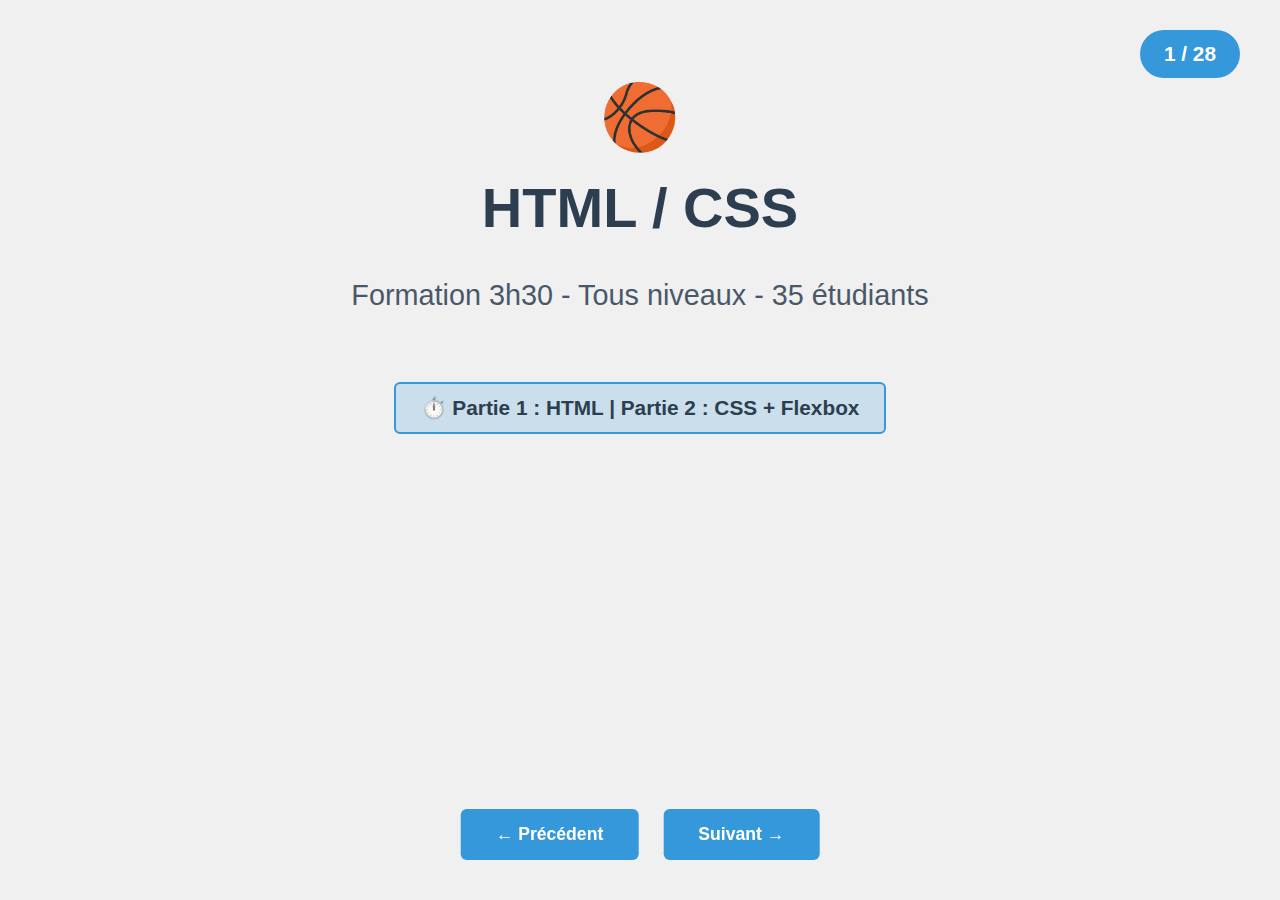
<file: presentation.html>
<!DOCTYPE html>
<html lang="fr">
<head>
    <meta charset="UTF-8">
    <meta name="viewport" content="width=device-width, initial-scale=1.0">
    <title>Formation HTML/CSS - 3h30</title>
    <style>
        * {
            margin: 0;
            padding: 0;
            box-sizing: border-box;
        }

        :root {
            --primary: #f0f0f0;
            --text-main: #2c3e50;
            --accent: #3498db;
            --success: #2ecc71;
            --warning: #f39c12;
            --danger: #e74c3c;
            --dark: #34495e;
            --gray: #95a5a6;
        }

        body {
            font-family: 'Segoe UI', Tahoma, Geneva, Verdana, sans-serif;
            background: var(--primary);
            color: var(--text-main);
            overflow: hidden;
        }

        .slideshow-container {
            width: 100%;
            height: 100vh;
            position: relative;
        }

        .slide {
            display: none;
            width: 100%;
            height: 100vh;
            padding: 80px 70px 60px 70px;
            overflow-y: auto;
            background: var(--primary);
            animation: fadeIn 0.5s;
        }

        .slide.active {
            display: flex;
            flex-direction: column;
            justify-content: flex-start;
        }

        @keyframes fadeIn {
            from { opacity: 0; }
            to { opacity: 1; }
        }

        h1 {
            font-size: 3.5rem;
            margin-bottom: 30px;
            font-weight: 700;
            color: var(--text-main);
        }

        h2 {
            font-size: 2.8rem;
            margin-bottom: 40px;
            font-weight: 700;
            color: var(--text-main);
        }

        h3 {
            font-size: 1.6rem;
            margin-bottom: 15px;
            color: var(--text-main);
        }

        p {
            font-size: 1.4rem;
            line-height: 1.8;
            margin-bottom: 15px;
            color: var(--text-main);
        }

        .subtitle {
            font-size: 1.8rem;
            opacity: 0.85;
            margin-bottom: 40px;
            color: var(--text-main);
        }

        .content {
            max-width: 1100px;
            margin: 0 auto;
        }

        /* Container - Wrapper pour centraliser le contenu */
        .container {
            max-width: 1100px;
            margin: 0 auto;
            padding: 20px;
        }

        ul {
            list-style: none;
            font-size: 1.4rem;
            line-height: 2;
        }

        li {
            margin-bottom: 15px;
            padding-left: 40px;
            position: relative;
        }

        li:before {
            content: "▸";
            position: absolute;
            left: 0;
            color: var(--accent);
            font-size: 2rem;
        }

        .code-block {
            background: #2c3e50;
            padding: 20px;
            border-radius: 8px;
            font-family: 'Courier New', monospace;
            font-size: 1rem;
            line-height: 1.8;
            overflow-x: auto;
            margin: 20px 0;
            border-left: 5px solid var(--accent);
            color: #ecf0f1;
            text-align: left;
            width: 100%;
            white-space: pre-wrap;
            word-break: break-word;
        }

        .highlight {
            color: var(--accent);
            font-weight: bold;
        }

        .box {
            background: rgba(52, 152, 219, 0.1);
            padding: 25px;
            border-radius: 8px;
            border-left: 5px solid var(--accent);
            margin: 20px 0;
        }

        .info-box {
            padding: 20px;
            border-radius: 8px;
            margin: 25px 0;
            border: 2px solid var(--accent);
        }

        .info-box.yellow {
            background: rgba(243, 156, 18, 0.1);
            border-color: var(--warning);
        }

        .info-box.green {
            background: rgba(46, 204, 113, 0.1);
            border-color: var(--success);
        }

        .info-box.blue {
            background: rgba(52, 152, 219, 0.1);
            border-color: var(--accent);
        }

        .info-box.red {
            background: rgba(231, 76, 60, 0.1);
            border-color: var(--danger);
        }

        .timing-badge {
            display: inline-block;
            background: rgba(52, 152, 219, 0.2);
            padding: 12px 25px;
            border-radius: 6px;
            font-size: 1.3rem;
            font-weight: 600;
            margin: 20px 0;
            border: 2px solid var(--accent);
        }

        .nav-buttons {
            position: fixed;
            bottom: 40px;
            left: 50%;
            transform: translateX(-50%);
            display: flex;
            gap: 25px;
            z-index: 1000;
        }

        button {
            background: var(--accent);
            color: white;
            border: none;
            padding: 15px 35px;
            font-size: 1.1rem;
            border-radius: 6px;
            cursor: pointer;
            font-weight: 600;
            transition: all 0.3s;
        }

        button:hover {
            background: #2980b9;
            transform: translateY(-2px);
            box-shadow: 0 8px 25px rgba(52, 152, 219, 0.4);
        }

        button:disabled {
            opacity: 0.5;
            cursor: not-allowed;
        }

        .counter {
            position: fixed;
            top: 30px;
            right: 40px;
            font-size: 1.3rem;
            background: var(--accent);
            color: white;
            padding: 12px 24px;
            border-radius: 25px;
            font-weight: 600;
        }

        .emoji {
            font-size: 4rem;
            margin-bottom: 20px;
        }

        strong {
            color: var(--accent);
        }

        /* ===== NAV - Navigation en haut ===== */
        nav {
            position: fixed;
            top: 0;
            left: 0;
            right: 0;
            background: white;
            padding: 20px 40px;
            box-shadow: 0 2px 8px rgba(0, 0, 0, 0.1);
            z-index: 999;
            display: flex;
            justify-content: center;
            gap: 30px;
        }

        nav a {
            text-decoration: none;
            color: var(--text-main);
            font-weight: 600;
            transition: all 0.3s;
        }

        nav a:hover {
            color: var(--accent);
        }

        .grid-2 {
            display: grid;
            grid-template-columns: 1fr 1fr;
            gap: 40px;
            margin: 30px 0;
        }

        /* SLIDE PAUSE - Style spécial */
        .slide-pause {
            background: linear-gradient(135deg, var(--accent) 0%, #2980b9 100%);
            color: white;
            justify-content: center !important;
            align-items: center !important;
            text-align: center;
            padding-top: 0 !important;
        }

        .slide-pause h1 {
            color: white;
            font-size: 5rem;
            margin-bottom: 30px;
        }

        .slide-pause .pause-timer {
            font-size: 6rem;
            font-weight: 700;
            margin: 40px 0;
            font-family: 'Courier New', monospace;
        }

        .slide-pause p {
            color: rgba(255, 255, 255, 0.9);
            font-size: 2rem;
        }

        @media (max-width: 1200px) {
            .slide { padding: 50px 50px; }
            h1 { font-size: 2.8rem; }
            h2 { font-size: 2.2rem; }
            .code-block { font-size: 0.9rem; }
        }
    </style>
</head>
<body>
    <div class="slideshow-container">
        
        <!-- SLIDE 1: INTRO -->
        <div class="slide active">
            <div class="content" style="text-align: center;">
                <div class="emoji">🏀</div>
                <h1>HTML / CSS</h1>
                <p class="subtitle">Formation 3h30 - Tous niveaux - 35 étudiants</p>
                <div class="timing-badge">⏱️ Partie 1 : HTML | Partie 2 : CSS + Flexbox</div>
            </div>
        </div>

        <!-- SLIDE 2: PROGRAMME -->
        <div class="slide">
            <div class="content">
                <h2>📋 Programme de la journée</h2>
                <div style="margin-top: 2rem;">
                    <div style="background: rgba(52, 152, 219, 0.1); padding: 20px; margin: 15px 0; border-radius: 8px; border-left: 4px solid var(--accent);">
                        <p><strong>9h00 - 9h15 :</strong> Accueil & Introduction</p>
                    </div>
                    <div style="background: rgba(52, 152, 219, 0.1); padding: 20px; margin: 15px 0; border-radius: 8px; border-left: 4px solid var(--accent);">
                        <p><strong>9h15 - 10h45 :</strong> HTML - Fondamentaux</p>
                    </div>
                    <div style="background: rgba(52, 152, 219, 0.1); padding: 20px; margin: 15px 0; border-radius: 8px; border-left: 4px solid var(--accent);">
                        <p><strong>10h45 - 11h00 :</strong> ☕ PAUSE (15 min)</p>
                    </div>
                    <div style="background: rgba(52, 152, 219, 0.1); padding: 20px; margin: 15px 0; border-radius: 8px; border-left: 4px solid var(--accent);">
                        <p><strong>11h00 - 12h30 :</strong> CSS - Style & Flexbox</p>
                    </div>
                </div>
            </div>
        </div>

        <!-- SLIDE 3: APERÇU DU PROJET -->
        <div class="slide">
            <div class="content">
                <h2>🎯 Aperçu : Votre projet final</h2>
                <p style="font-size: 1.3rem; margin-bottom: 2rem; text-align: center;"><strong>Vous allez créer une page comme ça :</strong></p>
                
                <div style="background: white; border-radius: 12px; padding: 30px; box-shadow: 0 4px 15px rgba(0,0,0,0.1); margin-bottom: 2rem;">
                    <!-- Navigation -->
                    <div style="display: flex; justify-content: center; gap: 30px; margin-bottom: 30px; padding-bottom: 20px; border-bottom: 2px solid #ecf0f1;">
                        <a href="#" style="text-decoration: none; color: #3498db; font-weight: 600;">Accueil</a>
                        <a href="#" style="text-decoration: none; color: #3498db; font-weight: 600;">À propos</a>
                        <a href="#" style="text-decoration: none; color: #3498db; font-weight: 600;">Contact</a>
                    </div>

                    <!-- Titre -->
                    <h3 style="color: #2c3e50; font-size: 2rem; text-align: center; margin-bottom: 2rem;">Mon Portfolio</h3>

                    <!-- Cards -->
                    <div style="display: flex; gap: 20px; margin-bottom: 30px;">
                        <div style="flex: 1; background: #ecf0f1; padding: 20px; border-radius: 8px; text-align: center;">
                            <p style="font-size: 3rem; margin-bottom: 10px;">🎨</p>
                            <h4 style="color: #2c3e50; margin-bottom: 10px;">Design</h4>
                            <p style="color: #7f8c8d; font-size: 0.95rem;">Créer des interfaces modernes</p>
                        </div>
                        <div style="flex: 1; background: #ecf0f1; padding: 20px; border-radius: 8px; text-align: center;">
                            <p style="font-size: 3rem; margin-bottom: 10px;">💻</p>
                            <h4 style="color: #2c3e50; margin-bottom: 10px;">Code</h4>
                            <p style="color: #7f8c8d; font-size: 0.95rem;">HTML, CSS, JavaScript</p>
                        </div>
                        <div style="flex: 1; background: #ecf0f1; padding: 20px; border-radius: 8px; text-align: center;">
                            <p style="font-size: 3rem; margin-bottom: 10px;">🚀</p>
                            <h4 style="color: #2c3e50; margin-bottom: 10px;">Deploy</h4>
                            <p style="color: #7f8c8d; font-size: 0.95rem;">Mettre en ligne votre site</p>
                        </div>
                    </div>

                    <!-- Formulaire -->
                    <div style="background: #f0f0f0; padding: 20px; border-radius: 8px; margin-bottom: 30px;">
                        <h4 style="color: #2c3e50; margin-bottom: 15px;">Me contacter</h4>
                        <input type="text" placeholder="Votre nom" style="width: 100%; padding: 10px; margin-bottom: 10px; border: 1px solid #bdc3c7; border-radius: 4px;" disabled>
                        <input type="email" placeholder="Votre email" style="width: 100%; padding: 10px; margin-bottom: 15px; border: 1px solid #bdc3c7; border-radius: 4px;" disabled>
                        <button style="background: #3498db; color: white; padding: 12px 30px; border: none; border-radius: 4px; cursor: pointer; font-weight: 600;">Envoyer</button>
                    </div>

                    <!-- Footer -->
                    <footer style="background: #2c3e50; color: white; padding: 30px; border-radius: 8px; text-align: center;">
                        <p style="margin-bottom: 10px; font-weight: 600;">© 2024 Mon Portfolio</p>
                        <div style="display: flex; justify-content: center; gap: 20px; font-size: 0.95rem;">
                            <a href="#" style="color: #3498db; text-decoration: none;">LinkedIn</a>
                            <a href="#" style="color: #3498db; text-decoration: none;">GitHub</a>
                            <a href="#" style="color: #3498db; text-decoration: none;">Twitter</a>
                        </div>
                    </footer>
                </div>

                <div class="info-box blue" style="margin-top: 1rem;">
                    <p style="text-align: center;"><strong>✅ À la fin du cours, vous saurez créer ce type de page !</strong> Navigation, Cards, Formulaire, Flexbox responsif...</p>
                </div>
            </div>
        </div>
        <div class="slide">
            <div class="content">
                <h2>🏗️ Partie 1 : HTML - Fondamentaux</h2>
                <ul>
                    <li><strong>Concepts :</strong> Structure, balises, sémantique</li>
                    <li><strong>Balises essentielles :</strong> h1-h4, p, nav, img, form, input, button</li>
                    <li><strong>Attributs :</strong> id, class, href, src, alt, type, name</li>
                    <li><strong>Objectif :</strong> Créer 1 fichier HTML complet que vous styliserez après</li>
                </ul>
                <div class="timing-badge">⏱️ 1h30</div>
            </div>
        </div>

        <!-- SLIDE 4: HEAD & METADATA -->
        <div class="slide">
            <div class="content">
                <h2>📋 Structure HTML de base</h2>
                <div class="grid-2">
                    <div>
                        <h3>Code :</h3>
                        <div class="code-block">
&lt;!DOCTYPE html&gt;
&lt;html lang="fr"&gt;
  &lt;head&gt;
    &lt;meta charset="UTF-8"&gt;
    &lt;meta name="viewport"
          content="width=device-width"&gt;
    &lt;title&gt;Ma page&lt;/title&gt;
  &lt;/head&gt;
  &lt;body&gt;
    &lt;h1&gt;Mon titre&lt;/h1&gt;
    &lt;p&gt;Mon contenu&lt;/p&gt;
  &lt;/body&gt;
&lt;/html&gt;
                        </div>
                    </div>
                    <div>
                        <h3>🔍 Explication :</h3>
                        <ul style="font-size: 1.1rem;">
                            <li><strong>&lt;!DOCTYPE html&gt;</strong><br><small>Déclare HTML5</small></li>
                            <li><strong>&lt;head&gt;</strong><br><small>Infos cachées (titre, CSS...)</small></li>
                            <li><strong>&lt;body&gt;</strong><br><small>Contenu visible</small></li>
                            <li><strong>charset UTF-8</strong><br><small>Pour tous les caractères</small></li>
                        </ul>
                    </div>
                </div>
            </div>
        </div>

        <!-- SLIDE 5: HEADINGS & HIERARCHIE -->
        <div class="slide">
            <div class="content">
                <h2>🪆 Headings & Hiérarchie</h2>
                <div class="code-block">
&lt;h1&gt;Titre principal (1 par page)&lt;/h1&gt;
&lt;h2&gt;Sous-titre (sections)&lt;/h2&gt;
&lt;h3&gt;Sous-section&lt;/h3&gt;
&lt;h4&gt;Détails&lt;/h4&gt;

<span style="color: #7f8c8d;">/* ✅ BON : H1 → H2 → H3 */</span>
<span style="color: #7f8c8d;">/* ❌ MAUVAIS : H1 → H3 (sauter H2) */</span>
                </div>
                <div class="info-box blue">
                    <p><strong>Règle d'or :</strong> Respecter l'ordre H1 → H2 → H3 → H4. Un seul H1 par page.</p>
                </div>
            </div>
        </div>

        <!-- SLIDE 6: CONCEPT DU CONTAINER PRINCIPAL -->
        <div class="slide">
            <div class="content">
                <h2>📦 Le gros Container - Concept clé</h2>
                <p style="font-size: 1.3rem; margin-bottom: 2rem;">Votre page web aura toujours la même structure :</p>
                
                <div style="background: white; border-radius: 12px; padding: 20px; box-shadow: 0 4px 15px rgba(0,0,0,0.1); margin-bottom: 2rem;">
                    <!-- Container visuel -->
                    <div style="background: #ecf0f1; padding: 30px; border-radius: 8px; border: 3px dashed #e74c3c; text-align: center;">
                        <p style="font-size: 0.9rem; color: #e74c3c; font-weight: 600; margin-bottom: 15px;">← &lt;div class="container"&gt; →</p>
                        
                        <div style="background: white; padding: 15px; margin-bottom: 15px; border-radius: 4px;">
                            <p style="font-size: 0.9rem; color: #3498db; margin: 0;"><strong>&lt;nav&gt;</strong> Navigation</p>
                        </div>
                        
                        <div style="background: white; padding: 15px; margin-bottom: 15px; border-radius: 4px;">
                            <p style="font-size: 0.9rem; color: #3498db; margin: 0;"><strong>&lt;h1&gt;</strong> Mon Portfolio</p>
                        </div>
                        
                        <div style="background: white; padding: 15px; margin-bottom: 15px; border-radius: 4px;">
                            <p style="font-size: 0.9rem; color: #3498db; margin: 0;"><strong>&lt;div class="cards-container"&gt;</strong> + 3 cards</p>
                        </div>
                        
                        <div style="background: white; padding: 15px; margin-bottom: 15px; border-radius: 4px;">
                            <p style="font-size: 0.9rem; color: #3498db; margin: 0;"><strong>&lt;form&gt;</strong> Formulaire</p>
                        </div>
                        
                        <div style="background: white; padding: 15px; border-radius: 4px;">
                            <p style="font-size: 0.9rem; color: #3498db; margin: 0;"><strong>&lt;footer&gt;</strong> Pied de page</p>
                        </div>
                        
                        <p style="font-size: 0.9rem; color: #e74c3c; font-weight: 600; margin-top: 15px;">← &lt;/div&gt; →</p>
                    </div>
                </div>

                <div class="info-box blue">
                    <p><strong>À quoi sert le container ?</strong></p>
                    <p>1️⃣ <strong>Centrer</strong> le contenu sur la page</p>
                    <p>2️⃣ <strong>Limiter la largeur</strong> (pas plus de 1200px)</p>
                    <p>3️⃣ <strong>Englober tout</strong> les éléments pour une meilleure organisation</p>
                </div>
            </div>
        </div>
        <div class="slide">
            <div class="content">
                <h2>🧭 Navigation & Liens</h2>
                <div class="code-block">
&lt;nav&gt;
  &lt;a href="#home"&gt;Accueil&lt;/a&gt;
  &lt;a href="#about"&gt;À propos&lt;/a&gt;
  &lt;a href="https://google.com"&gt;Google&lt;/a&gt;
  &lt;a href="mailto:contact@site.com"&gt;Email&lt;/a&gt;
&lt;/nav&gt;
                </div>
                <div class="info-box blue">
                    <p><strong>&lt;nav&gt; :</strong> Balise sémantique pour navigation</p>
                    <p><strong>&lt;a&gt; :</strong> Lien (href = destination)</p>
                    <p><strong>#anchor :</strong> Lien vers section sur la page</p>
                </div>
            </div>
        </div>

        <!-- SLIDE 6B: POSITIONNEMENT NAV EN CSS -->
        <div class="slide">
            <div class="content">
                <h2>🧭 Styliser la NAV en CSS</h2>
                <div class="grid-2">
                    <div>
                        <h3>NAV Centrée</h3>
                        <div class="code-block" style="font-size: 0.9rem;">
nav {
  position: fixed;
  top: 0;
  left: 0;
  right: 0;
  background: white;
  padding: 20px;
  display: flex;
  justify-content: center;
  gap: 30px;
}

nav a:hover {
  color: #3498db;
}
                        </div>
                    </div>
                    <div>
                        <h3>NAV Alignée à droite</h3>
                        <div class="code-block" style="font-size: 0.9rem;">
nav {
  position: fixed;
  top: 0;
  left: 0;
  right: 0;
  background: white;
  padding: 20px 40px;
  display: flex;
  justify-content: flex-end;
  gap: 30px;
}

nav a:hover {
  color: #3498db;
}
                        </div>
                    </div>
                </div>
                <div class="info-box blue" style="margin-top: 2rem;">
                    <p><strong>position: fixed :</strong> La nav reste en haut (important !)</p>
                    <p><strong>justify-content: center :</strong> Liens au centre</p>
                    <p><strong>justify-content: flex-end :</strong> Liens à droite</p>
                </div>
            </div>
        </div>

        <!-- SLIDE 7: IMAGES & PARAGRAPHES -->
        <div class="slide">
            <div class="content">
                <h2>🖼️ Images & Paragraphes</h2>
                <div class="grid-2">
                    <div>
                        <h3>Balise IMG</h3>
                        <div class="code-block" style="font-size: 0.95rem;">
&lt;img 
  src="photo.jpg"
  alt="Description"
  width="250"
&gt;
                        </div>
                        <div class="info-box blue" style="font-size: 0.95rem;">
                            <p><strong>src :</strong> Chemin de l'image</p>
                            <p><strong>alt :</strong> OBLIGATOIRE ! (accessibilité)</p>
                        </div>
                    </div>
                    <div>
                        <h3>Balise P</h3>
                        <div class="code-block" style="font-size: 0.95rem;">
&lt;p&gt;Ceci est un paragraphe 
de texte normal.&lt;/p&gt;

&lt;p&gt;Chaque &lt;p&gt; = nouveau bloc&lt;/p&gt;
                        </div>
                        <div class="info-box blue" style="font-size: 0.95rem;">
                            <p><strong>&lt;p&gt; :</strong> Pour tout bloc de texte</p>
                            <p><strong>Un seul sujet par &lt;p&gt;</strong></p>
                        </div>
                    </div>
                </div>
            </div>
        </div>

        <!-- SLIDE 8: FORMULAIRES -->
        <div class="slide">
            <div class="content">
                <h2>📝 Formulaires</h2>
                <div class="code-block">
&lt;form&gt;
  &lt;label for="name"&gt;Nom :&lt;/label&gt;
  &lt;input type="text" id="name" required&gt;

  &lt;label for="email"&gt;Email :&lt;/label&gt;
  &lt;input type="email" id="email" required&gt;

  &lt;label for="team"&gt;Équipe :&lt;/label&gt;
  &lt;select id="team"&gt;
    &lt;option&gt;Lakers&lt;/option&gt;
    &lt;option&gt;Celtics&lt;/option&gt;
  &lt;/select&gt;

  &lt;button type="submit"&gt;Envoyer&lt;/button&gt;
&lt;/form&gt;
                </div>
            </div>
        </div>

        <!-- SLIDE 9: ID vs CLASS -->
        <div class="slide">
            <div class="content">
                <h2>🏷️ ID vs CLASS</h2>
                <div class="grid-2">
                    <div>
                        <h3>🆔 ID (Unique)</h3>
                        <div class="code-block">
&lt;div id="header"&gt;...&lt;/div&gt;
&lt;section id="contact"&gt;...&lt;/section&gt;

/* CSS */
#header { background: blue; }
                        </div>
                        <ul style="font-size: 1rem; margin-top: 1rem;">
                            <li><strong>Une seule fois</strong> par page</li>
                            <li>Comme un numéro unique</li>
                            <li>CSS : <strong>#nom-id</strong></li>
                        </ul>
                    </div>
                    <div>
                        <h3>👕 CLASS (Partageable)</h3>
                        <div class="code-block">
&lt;div class="card"&gt;...&lt;/div&gt;
&lt;div class="card"&gt;...&lt;/div&gt;

/* CSS */
.card { padding: 20px; }
                        </div>
                        <ul style="font-size: 1rem; margin-top: 1rem;">
                            <li><strong>Plusieurs fois</strong></li>
                            <li>Comme un uniforme</li>
                            <li>CSS : <strong>.nom-classe</strong></li>
                        </ul>
                    </div>
                </div>
            </div>
        </div>

        <!-- SLIDE 9B: STRUCTURE HTML À CRÉER -->
        <div class="slide">
            <div class="content">
                <h2>📝 Structure HTML à créer (avant CSS)</h2>
                <p style="font-size: 1.2rem; margin-bottom: 2rem; text-align: center;"><strong>Voici le code HTML qui va générer votre page :</strong></p>
                
                <div style="background: white; border-radius: 12px; padding: 20px; box-shadow: 0 4px 15px rgba(0,0,0,0.1); margin-bottom: 2rem; overflow-y: auto; max-height: 50vh;">
                    <nav style="margin-bottom: 20px;">
                        <a href="#">Accueil</a>
                        <a href="#">À propos</a>
                        <a href="#">Contact</a>
                    </nav>

                    <h1>Mon Portfolio</h1>

                    <div style="margin: 30px 0;">
                        <div style="margin-bottom: 20px;">
                            <h3>🎨 Design</h3>
                            <p>Créer des interfaces modernes</p>
                        </div>
                        <div style="margin-bottom: 20px;">
                            <h3>💻 Code</h3>
                            <p>HTML, CSS, JavaScript</p>
                        </div>
                        <div style="margin-bottom: 20px;">
                            <h3>🚀 Deploy</h3>
                            <p>Mettre en ligne votre site</p>
                        </div>
                    </div>

                    <form style="margin: 30px 0;">
                        <label>Nom :</label>
                        <input type="text" placeholder="Votre nom">
                        
                        <label>Email :</label>
                        <input type="email" placeholder="Votre email">
                        
                        <button type="submit">Envoyer</button>
                    </form>

                    <footer style="margin-top: 30px;">
                        <p>© 2024 Mon Portfolio</p>
                        <a href="#">LinkedIn</a>
                        <a href="#">GitHub</a>
                        <a href="#">Twitter</a>
                    </footer>
                </div>

                <div class="info-box yellow" style="margin-top: 1rem;">
                    <p><strong>💡 Remarque :</strong> C'est pas très beau sans CSS, hein ? 😅 C'est normal ! Après l'exo CSS, ce sera magnifique !</p>
                </div>
            </div>
        </div>
        <div class="slide">
            <div class="content">
                <h2>🎯 EXERCICE PRATIQUE : Créer ma page HTML</h2>
                <p style="font-size: 1.4rem; margin-bottom: 2rem;"><strong>⏰ 20 minutes</strong></p>
                <div class="info-box yellow">
                    <h3>📝 Mission :</h3>
                    <p>Créer la structure HTML de la page Portfolio (celle qu'on vient de voir) sans CSS</p>
                </div>
                <div style="margin-top: 2rem;">
                    <h3>📋 Votre page doit contenir :</h3>
                    <ul>
                        <li><strong>&lt;nav&gt;</strong> avec 3 liens (Accueil, À propos, Contact)</li>
                        <li><strong>&lt;h1&gt;</strong> "Mon Portfolio"</li>
                        <li><strong>&lt;div class="container"&gt;</strong> englobant les 3 cards :
                            <ul style="margin-top: 10px;">
                                <li><strong>&lt;div class="card"&gt;</strong> Design - &lt;h3&gt; + &lt;p&gt;</li>
                                <li><strong>&lt;div class="card"&gt;</strong> Code - &lt;h3&gt; + &lt;p&gt;</li>
                                <li><strong>&lt;div class="card"&gt;</strong> Deploy - &lt;h3&gt; + &lt;p&gt;</li>
                            </ul>
                        </li>
                        <li><strong>&lt;form&gt;</strong> avec 2 inputs (nom, email) et 1 button</li>
                        <li><strong>&lt;footer&gt;</strong> avec copyright + 3 liens sociaux</li>
                    </ul>
                </div>
            </div>
        </div>

        <!-- SLIDE 11: LIVE CODING HTML -->
        <div class="slide" style="background: linear-gradient(135deg, #3498db 0%, #2980b9 100%); color: white;">
            <div class="content" style="text-align: center;">
                <div class="emoji">🎬</div>
                <h2 style="color: white;">LIVE CODING #1</h2>
                <p class="subtitle" style="color: rgba(255,255,255,0.9);">Je crée une page HTML complet devant vous</p>
                <div class="timing-badge" style="border-color: white; background: rgba(255,255,255,0.2);">
                    ⏱️ 5 minutes - VS Code + Navigateur
                </div>
            </div>
        </div>

        <!-- ========== PAUSE 15 MIN ========== -->
        <div class="slide slide-pause">
            <div class="content" style="text-align: center;">
                <div style="font-size: 5rem; margin-bottom: 30px;">☕</div>
                <h1 style="font-size: 4rem;">PAUSE</h1>
                <p style="font-size: 2.5rem; margin: 30px 0;">Répit bien mérité !</p>
                <div class="pause-timer">15 min</div>
                <p style="font-size: 1.5rem; margin-top: 40px;">À bientôt pour la Partie 2 : CSS 🎨</p>
            </div>
        </div>

        <!-- ========== PARTIE 2 : CSS ========== -->

        <!-- SLIDE 12: CONCEPTS CSS -->
        <div class="slide">
            <div class="content">
                <h2>🎨 Partie 2 : CSS - Style & Flexbox</h2>
                <ul>
                    <li><strong>Concepts :</strong> Couleurs, fonts, layout, responsive</li>
                    <li><strong>Sélecteurs :</strong> Balises, classes, IDs, hover</li>
                    <li><strong>Propriétés :</strong> color, background, font-size, padding, etc.</li>
                    <li><strong>Layout :</strong> Flexbox, media queries (mobile/desktop)</li>
                    <li><strong>Objectif :</strong> Styliser votre HTML avec votre propre design</li>
                </ul>
                <div class="timing-badge">⏱️ 1h30</div>
            </div>
        </div>

        <!-- SLIDE 13: SYNTAXE CSS -->
        <div class="slide">
            <div class="content">
                <h2>🎨 Syntaxe CSS</h2>
                <div class="code-block">
<span style="color: var(--accent);">sélecteur</span> {
  <span style="color: var(--accent);">propriété</span>: valeur;
  <span style="color: var(--accent);">propriété</span>: valeur;
}

/* Exemples */
<span style="color: var(--accent);">h1</span> {
  color: blue;
  font-size: 2.5rem;
}

<span style="color: var(--accent)">.ma-classe</span> {
  background-color: yellow;
}

<span style="color: var(--accent);">#mon-id</span> {
  padding: 20px;
}
                </div>
                <div class="info-box blue">
                    <p style="font-size: 1.3rem; text-align: center;"><strong>CSS = Qui + Quoi + Comment</strong></p>
                </div>
            </div>
        </div>

        <!-- SLIDE 14: COULEURS & FONTS -->
        <div class="slide">
            <div class="content">
                <h2>🔤 Couleurs & Polices</h2>
                <div class="grid-2">
                    <div>
                        <h3>📝 Propriétés principales</h3>
                        <div class="code-block" style="font-size: 0.95rem;">
<span style="color: var(--accent);">color</span>: #2c3e50;
<span style="color: var(--accent);">background-color</span>: white;
<span style="color: var(--accent);">font-family</span>: Arial, sans-serif;
<span style="color: var(--accent);">font-size</span>: 16px;
<span style="color: var(--accent);">font-weight</span>: bold;
<span style="color: var(--accent);">text-align</span>: center;
<span style="color: var(--accent);">line-height</span>: 1.5;
                        </div>
                    </div>
                    <div>
                        <h3>🎨 Couleurs disponibles</h3>
                        <div class="info-box blue" style="font-size: 0.95rem;">
                            <strong>Hexadécimal :</strong><br>
                            <code>#FF0000</code> (rouge)<br>
                            <code>#00FF00</code> (vert)<br>
                            <code>#0000FF</code> (bleu)
                        </div>
                        <div class="info-box green" style="font-size: 0.95rem; margin-top: 1rem;">
                            <strong>Noms :</strong><br>
                            <code>red, blue, green</code><br>
                            <code>white, black</code>
                        </div>
                    </div>
                </div>
            </div>
        </div>

        <!-- SLIDE 15: HOVER & BOX MODEL -->
        <div class="slide">
            <div class="content">
                <h2>🖱️ Hover & Box Model</h2>
                <div class="grid-2">
                    <div>
                        <h3>Hover (Au survol)</h3>
                        <div class="code-block" style="font-size: 0.95rem;">
a:hover {
  color: orange;
  text-decoration: underline;
}

button:hover {
  background: #2980b9;
  cursor: pointer;
}
                        </div>
                    </div>
                    <div>
                        <h3>Box Model</h3>
                        <div class="code-block" style="font-size: 0.95rem;">
.box {
  padding: 20px;
  margin: 30px 0;
  border: 2px solid blue;
  border-radius: 8px;
  box-shadow: 0 4px 12px rgba(0,0,0,0.1);
}
                        </div>
                    </div>
                </div>
            </div>
        </div>

        <!-- SLIDE 16: FLEXBOX -->
        <div class="slide">
            <div class="content">
                <h2>📦 Flexbox : Aligner facilement</h2>
                <div class="code-block">
.container {
  <span style="color: var(--accent);">display: flex;</span>
  <span style="color: var(--accent);">justify-content: center;</span>
  <span style="color: var(--accent);">gap: 20px;</span>
}

.item {
  <span style="color: var(--accent);">flex: 1;</span>
}
                </div>
                <div class="grid-2" style="margin-top: 2rem;">
                    <div>
                        <div class="info-box blue">
                            <strong>display: flex</strong><br>
                            <small>Active le mode Flexbox</small>
                        </div>
                    </div>
                    <div>
                        <div class="info-box green">
                            <strong>justify-content: center</strong><br>
                            <small>Alignement horizontal</small>
                        </div>
                    </div>
                    <div>
                        <div class="info-box yellow">
                            <strong>gap: 20px</strong><br>
                            <small>Espacement entre items</small>
                        </div>
                    </div>
                    <div>
                        <div class="info-box red">
                            <strong>flex: 1</strong><br>
                            <small>L'item prend de l'espace</small>
                        </div>
                    </div>
                </div>
            </div>
        </div>

        <!-- SLIDE 17B: CONTAINERS & WRAPPERS -->
        <div class="slide">
            <div class="content">
                <h2>📦 Containers & Wrappers</h2>
                <div class="grid-2">
                    <div>
                        <h3>HTML - 3 éléments</h3>
                        <div class="code-block" style="font-size: 0.9rem;">
&lt;div class="container"&gt;
  &lt;div class="card"&gt;
    &lt;h3&gt;Titre 1&lt;/h3&gt;
    &lt;p&gt;Contenu...&lt;/p&gt;
  &lt;/div&gt;

  &lt;div class="card"&gt;
    &lt;h3&gt;Titre 2&lt;/h3&gt;
    &lt;p&gt;Contenu...&lt;/p&gt;
  &lt;/div&gt;

  &lt;div class="card"&gt;
    &lt;h3&gt;Titre 3&lt;/h3&gt;
    &lt;p&gt;Contenu...&lt;/p&gt;
  &lt;/div&gt;
&lt;/div&gt;
                        </div>
                    </div>
                    <div>
                        <h3>CSS - Flexbox</h3>
                        <div class="code-block" style="font-size: 0.9rem;">
.container {
  max-width: 1200px;
  margin: 0 auto;
  display: flex;
  gap: 20px;
}

.card {
  flex: 1;
  padding: 20px;
  background: #ecf0f1;
  border-radius: 8px;
}

.card:hover {
  background: #bdc3c7;
  cursor: pointer;
}
                        </div>
                    </div>
                </div>
                <div class="info-box blue" style="margin-top: 1.5rem;">
                    <p><strong>Container :</strong> Enveloppe tous les éléments + display: flex</p>
                    <p><strong>.card :</strong> Chaque élément prend 1/3 de l'espace (flex: 1)</p>
                </div>
                <div class="info-box green" style="margin-top: 1rem;">
                    <p><strong>💡 Astuce : Utiliser l'Inspecteur Chrome !</strong></p>
                    <p style="margin-top: 0.5rem;">1. Clic droit → <strong>Inspecter</strong></p>
                    <p>2. Sélectionner le <strong>.container</strong></p>
                    <p>3. Dans l'onglet Styles CSS, <strong>activer/désactiver</strong> les propriétés flex en direct</p>
                    <p>4. Voir les changements en temps réel → parfait pour tester ! 🔧</p>
                </div>
            </div>
        </div>
        <div class="slide">
            <div class="content">
                <h2>🎨 EXERCICE PRATIQUE : Styliser ma page</h2>
                <p style="font-size: 1.4rem; margin-bottom: 2rem;"><strong>⏰ 25 minutes</strong></p>
                <div class="info-box yellow">
                    <h3>🎯 Mission :</h3>
                    <p>Ajouter du CSS à votre page HTML pour la rendre belle</p>
                </div>
                <div style="margin-top: 2rem;">
                    <h3>📋 À faire :</h3>
                    <ul>
                        <li>Créer un fichier <strong>style.css</strong></li>
                        <li>Lier le CSS au HTML : <strong>&lt;link rel="stylesheet" href="style.css"&gt;</strong></li>
                        <li>Styliser h1, h2 avec couleurs et tailles</li>
                        <li>Changer la police du body</li>
                        <li>Ajouter du hover sur les liens</li>
                        <li>Ajouter padding et margin pour l'espacement</li>
                    </ul>
                </div>
            </div>
        </div>

        <!-- SLIDE 18: LIVE CODING CSS -->
        <div class="slide" style="background: linear-gradient(135deg, #3498db 0%, #2980b9 100%); color: white;">
            <div class="content" style="text-align: center;">
                <div class="emoji">🎬</div>
                <h2 style="color: white;">LIVE CODING #2</h2>
                <p class="subtitle" style="color: rgba(255,255,255,0.9);">Je stylise une page avec CSS + Flexbox</p>
                <div class="timing-badge" style="border-color: white; background: rgba(255,255,255,0.2);">
                    ⏱️ 5 minutes - VS Code + Navigateur
                </div>
            </div>
        </div>

        <!-- SLIDE 20: CHEAT SHEET CSS -->
        <div class="slide">
            <div class="content">
                <h2>📄 Cheat Sheet CSS - À retenir</h2>
                <div class="code-block">
/* COULEURS */
color: #3498db;              /* Texte bleu */
background-color: #ecf0f1;   /* Fond clair */
border: 2px solid #e74c3c;   /* Bordure rouge */

/* RADIUS - Coins arrondis */
border-radius: 8px;          /* Léger arrondi */
border-radius: 50%;          /* Cercle parfait */

/* PADDING & MARGIN */
padding: 20px;               /* Espace intérieur */
margin: 15px;                /* Espace extérieur */

/* HOVER - Au survol */
button:hover {
  background: #2980b9;
  cursor: pointer;
  transform: translateY(-2px);
}

a:hover {
  color: orange;
  text-decoration: underline;
}
                </div>
                <div class="info-box green" style="margin-top: 1.5rem;">
                    <p><strong>💡 Astuce :</strong> Utilisez ces propriétés pour styliser votre site. N'oubliez pas le hover pour rendre vos éléments interactifs ! ✨</p>
                </div>
            </div>
        </div>

        <!-- SLIDE 21: RESSOURCES & LIENS UTILES -->
        <div class="slide">
            <div class="content">
                <h2>📚 Ressources & Sites Utiles</h2>
                <div style="margin-top: 2rem;">
                    <div style="background: rgba(52, 152, 219, 0.1); padding: 20px; margin: 15px 0; border-radius: 8px; border-left: 4px solid var(--accent);">
                        <p><strong>🔗 MDN Web Docs</strong> - <code>https://developer.mozilla.org</code></p>
                        <p style="font-size: 1.2rem; margin-top: 8px;"><small>Documentation officielle HTML/CSS - LA référence complète</small></p>
                    </div>
                    <div style="background: rgba(46, 204, 113, 0.1); padding: 20px; margin: 15px 0; border-radius: 8px; border-left: 4px solid var(--success);">
                        <p><strong>💻 W3Schools</strong> - <code>https://www.w3schools.com</code></p>
                        <p style="font-size: 1.2rem; margin-top: 8px;"><small>Tutoriels interactifs avec "Try it Yourself" - Parfait pour débuter</small></p>
                    </div>
                    <div style="background: rgba(243, 156, 18, 0.1); padding: 20px; margin: 15px 0; border-radius: 8px; border-left: 4px solid var(--warning);">
                        <p><strong>🎨 CSS-Tricks</strong> - <code>https://css-tricks.com</code></p>
                        <p style="font-size: 1.2rem; margin-top: 8px;"><small>Astuces CSS, Flexbox, Grid - Explications détaillées avec exemples</small></p>
                    </div>
                    <div style="background: rgba(231, 76, 60, 0.1); padding: 20px; margin: 15px 0; border-radius: 8px; border-left: 4px solid var(--danger);">
                        <p><strong>🔧 CodePen</strong> - <code>https://codepen.io</code></p>
                        <p style="font-size: 1.2rem; margin-top: 8px;"><small>Plateforme pour partager & tester du code HTML/CSS/JS en direct</small></p>
                    </div>
                    <div style="background: rgba(52, 152, 219, 0.1); padding: 20px; margin: 15px 0; border-radius: 8px; border-left: 4px solid var(--accent);">
                        <p><strong>📖 Grafikart</strong> - <code>https://grafikart.fr</code></p>
                        <p style="font-size: 1.2rem; margin-top: 8px;"><small>Vidéos tutoriels français sur HTML/CSS/JavaScript - Gratuit et de qualité</small></p>
                    </div>
                </div>
                <div class="info-box green" style="margin-top: 2rem;">
                    <p style="text-align: center; font-size: 1.3rem;"><strong>🎯 Conseil :</strong> Gardez MDN en favori ! C'est votre meilleur ami en développement 👍</p>
                </div>
            </div>
        </div>

        <!-- SLIDE 22: DÉFI FINAL -->
        <div class="slide">
            <div class="content">
                <h2>🏆 DÉFI FINAL</h2>
                <p style="font-size: 1.4rem; margin-bottom: 2rem;"><strong>⏰ 20 minutes</strong></p>
                <div class="info-box green">
                    <h3>🚀 Votre objectif :</h3>
                    <p>Assembler tout ce que vous avez appris pour créer un site web complet</p>
                </div>
                <div style="margin-top: 2rem;">
                    <h3>✅ Checklist finale :</h3>
                    <ul>
                        <li>✅ HTML structuré et sémantique</li>
                        <li>✅ CSS avec classes et IDs</li>
                        <li>✅ Couleurs personnalisées</li>
                        <li>✅ Hover effects sur les liens</li>
                        <li>✅ Flexbox pour aligner</li>
                        <li>✅ Responsive (mobile-friendly)</li>
                    </ul>
                </div>
                <div class="info-box blue" style="margin-top: 2rem;">
                    <p style="text-align: center; font-size: 1.3rem;">🎉 Vous êtes prêts ! Montrez votre création !</p>
                </div>
            </div>
        </div>

        <!-- SLIDE 21: FIN -->
        <div class="slide" style="background: linear-gradient(135deg, #2ecc71 0%, #27ae60 100%); color: white; text-align: center;">
            <div class="content">
                <div class="emoji" style="color: white; font-size: 5rem;">🎉</div>
                <h1 style="color: white; font-size: 4rem;">Bravo !</h1>
                <p class="subtitle" style="color: rgba(255,255,255,0.9); font-size: 2rem;">Vous maîtrisez maintenant les fondamentaux du Web</p>
                <div class="info-box blue" style="margin-top: 2rem; background: rgba(255,255,255,0.1); border-color: white; text-align: center; color: white;">
                    <p><strong>🚀 Prochaines étapes :</strong></p>
                    <p>JavaScript • Frameworks (React, Vue) • Responsive Design Avancé</p>
                    <p style="margin-top: 1rem; font-size: 1.4rem;">Merci pour votre participation ! 👏</p>
                </div>
            </div>
        </div>

    </div>

    <div class="counter">
        <span id="current-slide">1</span> / <span id="total-slides">20</span>
    </div>

    <div class="nav-buttons">
        <button onclick="previousSlide()">← Précédent</button>
        <button onclick="nextSlide()">Suivant →</button>
    </div>

    <script>
        let currentSlide = 0;
        const slides = document.querySelectorAll('.slide');
        const totalSlides = slides.length;
        
        document.getElementById('total-slides').textContent = totalSlides;

        function showSlide(n) {
            slides.forEach(slide => slide.classList.remove('active'));
            
            if (n >= totalSlides) currentSlide = 0;
            if (n < 0) currentSlide = totalSlides - 1;
            
            slides[currentSlide].classList.add('active');
            document.getElementById('current-slide').textContent = currentSlide + 1;
        }

        function nextSlide() {
            currentSlide++;
            showSlide(currentSlide);
        }

        function previousSlide() {
            currentSlide--;
            showSlide(currentSlide);
        }

        document.addEventListener('keydown', function(e) {
            if (e.key === 'ArrowRight' || e.key === ' ') nextSlide();
            if (e.key === 'ArrowLeft') previousSlide();
        });

        showSlide(currentSlide);
    </script>

</body>
</html>
</file>
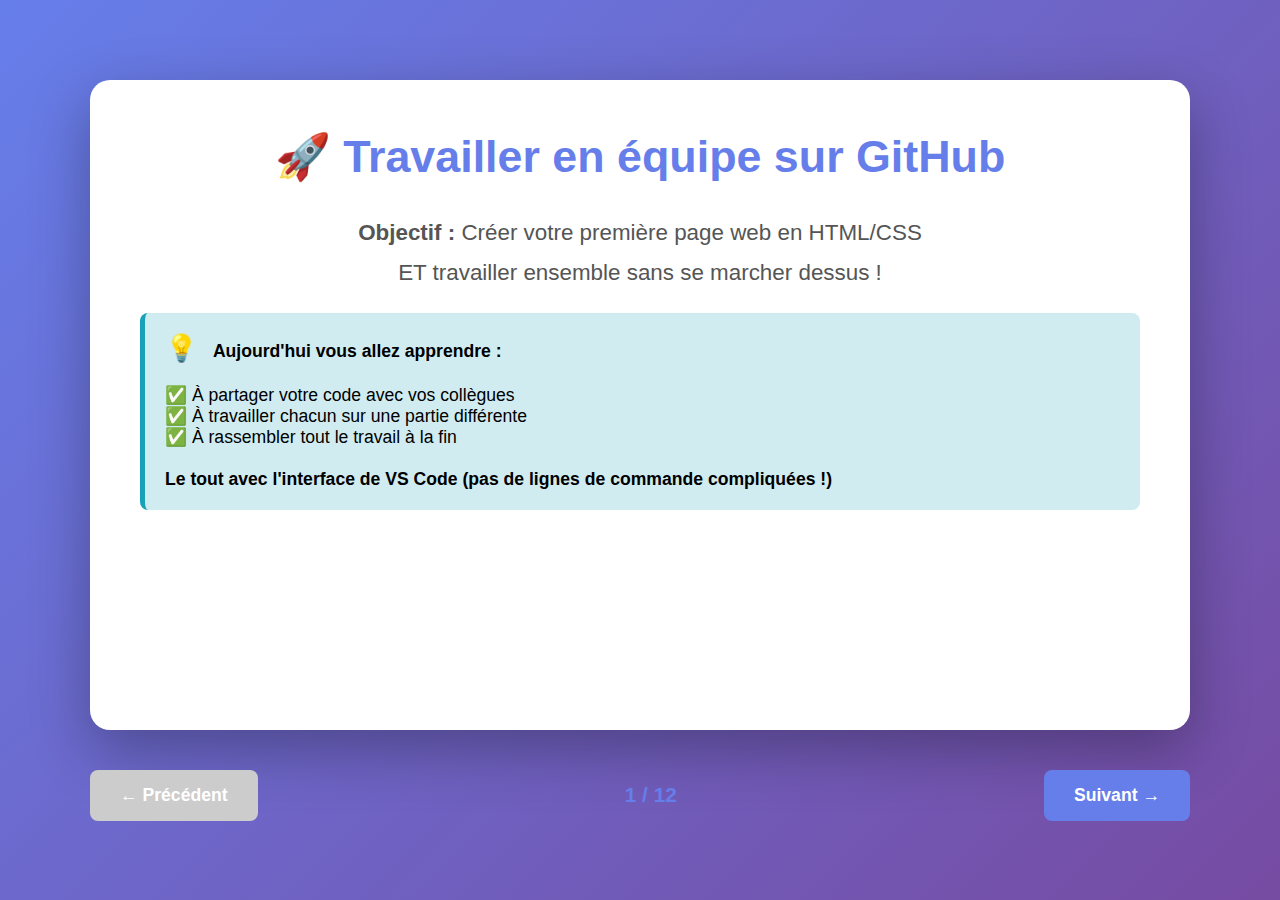
<file: slideGithub.html>
<!DOCTYPE html>
<html lang="fr">
<head>
    <meta charset="UTF-8">
    <meta name="viewport" content="width=device-width, initial-scale=1.0">
    <title>Workflow GitHub - Formation</title>
    <style>
        * {
            margin: 0;
            padding: 0;
            box-sizing: border-box;
        }

        body {
            font-family: 'Segoe UI', Tahoma, Geneva, Verdana, sans-serif;
            background: linear-gradient(135deg, #667eea 0%, #764ba2 100%);
            min-height: 100vh;
            display: flex;
            justify-content: center;
            align-items: center;
            padding: 20px;
        }

        .container {
            width: 100%;
            max-width: 1100px;
            position: relative;
        }

        .slide {
            background: white;
            border-radius: 20px;
            padding: 50px;
            box-shadow: 0 20px 60px rgba(0, 0, 0, 0.3);
            min-height: 650px;
            display: none;
            animation: fadeIn 0.5s;
        }

        .slide.active {
            display: block;
        }

        @keyframes fadeIn {
            from {
                opacity: 0;
                transform: translateY(20px);
            }
            to {
                opacity: 1;
                transform: translateY(0);
            }
        }

        h1 {
            color: #667eea;
            font-size: 2.8em;
            margin-bottom: 20px;
            text-align: center;
        }

        h2 {
            color: #667eea;
            font-size: 2.2em;
            margin-bottom: 35px;
            border-bottom: 4px solid #667eea;
            padding-bottom: 15px;
        }

        h3 {
            color: #764ba2;
            font-size: 1.6em;
            margin-top: 25px;
            margin-bottom: 15px;
        }

        .big-step {
            background: linear-gradient(135deg, #667eea 0%, #764ba2 100%);
            color: white;
            padding: 30px;
            margin: 25px 0;
            border-radius: 15px;
            font-size: 1.3em;
            font-weight: bold;
            text-align: center;
        }

        .step {
            background: #f8f9fa;
            padding: 25px;
            margin: 20px 0;
            border-radius: 12px;
            border-left: 5px solid #667eea;
        }

        .step-number {
            display: inline-block;
            background: #667eea;
            color: white;
            width: 45px;
            height: 45px;
            border-radius: 50%;
            text-align: center;
            line-height: 45px;
            font-weight: bold;
            margin-right: 15px;
            font-size: 1.3em;
        }

        .step-title {
            font-size: 1.4em;
            font-weight: bold;
            color: #333;
            margin-bottom: 15px;
        }

        .visual-guide {
            background: #2d3748;
            color: white;
            padding: 25px;
            border-radius: 12px;
            margin: 20px 0;
            font-size: 1.1em;
            line-height: 1.8;
        }

        .vscode-icon {
            display: inline-block;
            background: #007acc;
            color: white;
            padding: 8px 15px;
            border-radius: 6px;
            font-weight: bold;
            margin: 5px;
            font-size: 1em;
        }

        .click-here {
            background: #ffc107;
            color: #000;
            padding: 10px 20px;
            border-radius: 8px;
            font-weight: bold;
            display: inline-block;
            margin: 10px 0;
            font-size: 1.1em;
        }

        .warning {
            background: #fff3cd;
            border-left: 5px solid #ffc107;
            padding: 20px;
            margin: 20px 0;
            border-radius: 8px;
            font-size: 1.1em;
        }

        .tip {
            background: #d1ecf1;
            border-left: 5px solid #17a2b8;
            padding: 20px;
            margin: 20px 0;
            border-radius: 8px;
            font-size: 1.1em;
        }

        .success {
            background: #d4edda;
            border-left: 5px solid #28a745;
            padding: 20px;
            margin: 20px 0;
            border-radius: 8px;
            font-size: 1.1em;
        }

        .navigation {
            display: flex;
            justify-content: space-between;
            align-items: center;
            margin-top: 40px;
        }

        button {
            background: #667eea;
            color: white;
            border: none;
            padding: 15px 30px;
            border-radius: 8px;
            font-size: 1.1em;
            cursor: pointer;
            transition: all 0.3s;
            font-weight: bold;
        }

        button:hover {
            background: #764ba2;
            transform: translateY(-2px);
            box-shadow: 0 5px 15px rgba(0, 0, 0, 0.2);
        }

        button:disabled {
            background: #ccc;
            cursor: not-allowed;
            transform: none;
        }

        .slide-counter {
            color: #667eea;
            font-weight: bold;
            font-size: 1.3em;
        }

        .intro-text {
            text-align: center;
            font-size: 1.4em;
            line-height: 1.8;
            color: #555;
            margin-top: 30px;
        }

        ul {
            margin-left: 25px;
            margin-top: 15px;
        }

        li {
            margin: 15px 0;
            font-size: 1.15em;
            line-height: 1.7;
        }

        .emoji {
            font-size: 1.5em;
            margin-right: 10px;
        }

        .highlight {
            background: #ffeb3b;
            padding: 3px 8px;
            border-radius: 4px;
            font-weight: bold;
        }

        .screenshot-placeholder {
            background: #e9ecef;
            border: 3px dashed #667eea;
            padding: 40px;
            text-align: center;
            border-radius: 12px;
            margin: 20px 0;
            font-size: 1.2em;
            color: #667eea;
            font-weight: bold;
        }

        .button-simulation {
            display: inline-block;
            background: #28a745;
            color: white;
            padding: 12px 25px;
            border-radius: 6px;
            margin: 10px 5px;
            font-weight: bold;
            font-size: 1.1em;
            border: 2px solid #1e7e34;
        }

        .menu-path {
            background: #495057;
            color: #ffc107;
            padding: 15px;
            border-radius: 8px;
            font-family: monospace;
            font-size: 1.2em;
            margin: 15px 0;
            text-align: center;
        }
    </style>
</head>
<body>
    <div class="container">
        <!-- Slide 1: Titre -->
        <div class="slide active">
            <h1>🚀 Travailler en équipe sur GitHub</h1>
            <p class="intro-text">
                <strong>Objectif :</strong> Créer votre première page web en HTML/CSS<br>
                ET travailler ensemble sans se marcher dessus !
            </p>
            <div class="tip">
                <span class="emoji">💡</span>
                <strong>Aujourd'hui vous allez apprendre :</strong><br><br>
                ✅ À partager votre code avec vos collègues<br>
                ✅ À travailler chacun sur une partie différente<br>
                ✅ À rassembler tout le travail à la fin<br><br>
                <strong>Le tout avec l'interface de VS Code (pas de lignes de commande compliquées !)</strong>
            </div>
        </div>

        <!-- Slide 2: Étape 1 - Créer le projet -->
        <div class="slide">
            <h2>📁 ÉTAPE 1 : Créer le projet sur GitHub</h2>
            
            <div class="warning">
                <span class="emoji">👤</span>
                <strong>UNE SEULE personne du groupe fait cette étape !</strong>
            </div>

            <div class="step">
                <span class="step-number">1</span>
                <div class="step-title">Aller sur GitHub.com</div>
                <ul>
                    <li>Se connecter à votre compte GitHub</li>
                    <li>Cliquer sur le bouton vert <span class="button-simulation">New</span> en haut à gauche</li>
                </ul>
            </div>

            <div class="step">
                <span class="step-number">2</span>
                <div class="step-title">Remplir les informations</div>
                <ul>
                    <li><strong>Repository name :</strong> <span class="highlight">projet-groupe-1</span></li>
                    <li><strong>Description :</strong> Notre premier site web en équipe</li>
                    <li>☑️ Cocher <strong>"Add a README file"</strong></li>
                    <li>Choisir <strong>Public</strong></li>
                </ul>
            </div>

            <div class="step">
                <span class="step-number">3</span>
                <div class="step-title">Cliquer sur Create repository</div>
                <div class="success">
                    ✅ Votre projet est créé ! Maintenant, ajoutons vos collègues.
                </div>
            </div>
        </div>

        <!-- Slide 3: Étape 2 - Ajouter l'équipe -->
        <div class="slide">
            <h2>👥 ÉTAPE 2 : Ajouter les membres de l'équipe</h2>
            
            <div class="warning">
                <span class="emoji">👤</span>
                <strong>Toujours la même personne qui continue</strong>
            </div>

            <div class="step">
                <span class="step-number">1</span>
                <div class="step-title">Dans votre projet GitHub</div>
                <div class="menu-path">
                    Settings ⚙️ → Collaborators → Add people 👤
                </div>
            </div>

            <div class="step">
                <span class="step-number">2</span>
                <div class="step-title">Chercher vos collègues</div>
                <ul>
                    <li>Taper le <strong>nom d'utilisateur GitHub</strong> de chaque membre</li>
                    <li>Cliquer sur <span class="button-simulation">Add</span></li>
                    <li>Répéter pour tous les membres du groupe</li>
                </ul>
            </div>

            <div class="step">
                <span class="step-number">3</span>
                <div class="step-title">Les autres membres acceptent</div>
                <ul>
                    <li>Chaque membre reçoit un <strong>email</strong></li>
                    <li>Cliquer sur le lien dans l'email</li>
                    <li>Cliquer sur <span class="button-simulation">Accept invitation</span></li>
                </ul>
            </div>

            <div class="success">
                ✅ Toute l'équipe a maintenant accès au projet !
            </div>
        </div>

        <!-- Slide 4: Étape 3 - Télécharger le projet -->
        <div class="slide">
            <h2>💻 ÉTAPE 3 : Télécharger le projet dans VS Code</h2>
            
            <div class="tip">
                <span class="emoji">👥</span>
                <strong>TOUS les membres font cette étape sur leur ordinateur</strong>
            </div>

            <div class="step">
                <span class="step-number">1</span>
                <div class="step-title">Copier le lien du projet</div>
                <ul>
                    <li>Sur la page GitHub de votre projet</li>
                    <li>Cliquer sur le bouton vert <span class="button-simulation">Code</span></li>
                    <li>Copier le lien HTTPS (commence par https://github.com/...)</li>
                </ul>
            </div>

            <div class="step">
                <span class="step-number">2</span>
                <div class="step-title">Ouvrir VS Code</div>
                <div class="menu-path">
                    Menu "View" → Command Palette (ou Ctrl+Shift+P)
                </div>
                <ul>
                    <li>Taper : <span class="highlight">Git: Clone</span></li>
                    <li>Appuyer sur Entrée</li>
                    <li>Coller le lien que vous avez copié</li>
                    <li>Choisir un dossier sur votre ordinateur</li>
                </ul>
            </div>

            <div class="success">
                ✅ Le projet est maintenant sur votre ordinateur !<br>
                VS Code va vous demander d'ouvrir le dossier → Cliquez sur "Open"
            </div>
        </div>

        <!-- Slide 5: Étape 4 - Créer sa branche -->
        <div class="slide">
            <h2>🌿 ÉTAPE 4 : Créer SA branche de travail</h2>
            
            <div class="warning">
                <span class="emoji">⚠️</span>
                <strong>TRÈS IMPORTANT :</strong> Chacun travaille sur SA propre branche !<br>
                Sinon vous allez vous marcher dessus.
            </div>

            <div class="step">
                <span class="step-number">1</span>
                <div class="step-title">Regarder en bas à gauche de VS Code</div>
                <ul>
                    <li>Vous voyez une icône qui ressemble à ça : <span class="vscode-icon">⎇ main</span></li>
                    <li>C'est le nom de la branche actuelle</li>
                </ul>
            </div>

            <div class="step">
                <span class="step-number">2</span>
                <div class="step-title">Créer votre branche personnelle</div>
                <ul>
                    <li><strong>Cliquer</strong> sur <span class="vscode-icon">⎇ main</span> en bas à gauche</li>
                    <li>Un menu s'ouvre en haut → Cliquer sur <span class="click-here">+ Create new branch...</span></li>
                    <li>Taper le nom de votre branche : <span class="highlight">prenom-partie</span></li>
                    <li>Exemples : <code>marie-header</code>, <code>paul-footer</code>, <code>julie-content</code></li>
                    <li>Appuyer sur Entrée</li>
                </ul>
            </div>

            <div class="success">
                ✅ Vous êtes maintenant sur VOTRE branche !<br>
                En bas à gauche, vous voyez maintenant : <span class="vscode-icon">⎇ marie-header</span>
            </div>
        </div>

        <!-- Slide 6: Étape 5 - Travailler -->
        <div class="slide">
            <h2>✍️ ÉTAPE 5 : Créer votre partie du site</h2>
            
            <div class="tip">
                <span class="emoji">🎨</span>
                <strong>Maintenant vous pouvez travailler tranquillement !</strong>
            </div>

            <div class="step">
                <span class="step-number">1</span>
                <div class="step-title">Répartissez-vous le travail</div>
                <ul>
                    <li><strong>Personne 1 (Marie) :</strong> Header + Navigation</li>
                    <li><strong>Personne 2 (Paul) :</strong> Section principale / Contenu</li>
                    <li><strong>Personne 3 (Julie) :</strong> Footer</li>
                </ul>
            </div>

            <div class="step">
                <span class="step-number">2</span>
                <div class="step-title">Créez vos fichiers</div>
                <ul>
                    <li>Créer votre fichier HTML : <code>index.html</code></li>
                    <li>Créer votre fichier CSS : <code>style.css</code></li>
                    <li>Coder votre partie en regardant votre maquette Figma</li>
                </ul>
            </div>

            <div class="warning">
                <span class="emoji">⏰</span>
                <strong>Toutes les 30 minutes :</strong> Sauvegardez votre travail sur GitHub (voir slides suivantes)
            </div>
        </div>

        <!-- Slide 7: Étape 6 - Sauvegarder (partie 1) -->
        <div class="slide">
            <h2>💾 ÉTAPE 6 : Sauvegarder sur GitHub (1/2)</h2>
            
            <div class="big-step">
                On va envoyer votre travail sur GitHub pour que les autres puissent le voir !
            </div>

            <div class="step">
                <span class="step-number">1</span>
                <div class="step-title">Ouvrir l'onglet Source Control</div>
                <ul>
                    <li>Cliquer sur l'icône à gauche qui ressemble à : <span class="vscode-icon">⎇</span></li>
                    <li>Ou raccourci : <strong>Ctrl + Shift + G</strong></li>
                    <li>Vous voyez la liste de vos fichiers modifiés</li>
                </ul>
            </div>

            <div class="step">
                <span class="step-number">2</span>
                <div class="step-title">Ajouter vos fichiers</div>
                <ul>
                    <li>Survoler "Changes" avec la souris</li>
                    <li>Cliquer sur le <strong>+</strong> qui apparaît</li>
                    <li>Vos fichiers passent dans "Staged Changes"</li>
                </ul>
            </div>

            <div class="tip">
                <span class="emoji">💡</span>
                "Staged Changes" = Les fichiers prêts à être sauvegardés
            </div>
        </div>

        <!-- Slide 8: Étape 6 - Sauvegarder (partie 2) -->
        <div class="slide">
            <h2>💾 ÉTAPE 6 : Sauvegarder sur GitHub (2/2)</h2>

            <div class="step">
                <span class="step-number">3</span>
                <div class="step-title">Écrire un message</div>
                <ul>
                    <li>Dans la zone "Message" en haut</li>
                    <li>Écrire ce que vous avez fait</li>
                    <li>Exemple : <span class="highlight">"Ajout du header avec logo et navigation"</span></li>
                </ul>
            </div>

            <div class="warning">
                <span class="emoji">❌</span>
                <strong>Mauvais messages :</strong> "test", "modif", "ça marche"<br>
                <span class="emoji">✅</span>
                <strong>Bons messages :</strong> "Création du footer", "Ajout des styles du header"
            </div>

            <div class="step">
                <span class="step-number">4</span>
                <div class="step-title">Cliquer sur Commit</div>
                <ul>
                    <li>Cliquer sur le bouton bleu <span class="button-simulation">Commit</span></li>
                </ul>
            </div>

            <div class="step">
                <span class="step-number">5</span>
                <div class="step-title">Envoyer sur GitHub</div>
                <ul>
                    <li>Cliquer sur le bouton bleu <span class="button-simulation">Sync Changes</span> (ou "Publish Branch" la première fois)</li>
                </ul>
            </div>

            <div class="success">
                ✅ Votre travail est maintenant sur GitHub ! Les autres peuvent le voir.
            </div>
        </div>

        <!-- Slide 9: Étape 7 - Rassembler le travail -->
        <div class="slide">
            <h2>🔄 ÉTAPE 7 : Rassembler tout le travail</h2>
            
            <div class="tip">
                <span class="emoji">🎯</span>
                <strong>Quand tout le monde a fini sa partie</strong>
            </div>

            <div class="step">
                <span class="step-number">1</span>
                <div class="step-title">Aller sur GitHub.com</div>
                <ul>
                    <li>Ouvrir votre projet sur GitHub</li>
                    <li>Vous voyez un bandeau jaune : <span class="button-simulation">Compare & pull request</span></li>
                    <li>Cliquer dessus</li>
                </ul>
            </div>

            <div class="step">
                <span class="step-number">2</span>
                <div class="step-title">Créer la Pull Request</div>
                <ul>
                    <li><strong>Titre :</strong> Ce que vous avez fait (ex: "Ajout du header")</li>
                    <li><strong>Description :</strong> Expliquer rapidement</li>
                    <li>Cliquer sur <span class="button-simulation">Create pull request</span></li>
                </ul>
            </div>

            <div class="step">
                <span class="step-number">3</span>
                <div class="step-title">Un collègue valide et merge</div>
                <ul>
                    <li>Un autre membre du groupe regarde votre code</li>
                    <li>Il clique sur <span class="button-simulation">Merge pull request</span></li>
                    <li>Puis sur <span class="button-simulation">Confirm merge</span></li>
                </ul>
            </div>

            <div class="success">
                ✅ Votre travail est maintenant dans la branche principale !
            </div>
        </div>

        <!-- Slide 10: Étape 8 - Récupérer le travail des autres -->
        <div class="slide">
            <h2>📥 ÉTAPE 8 : Récupérer le travail des autres</h2>
            
            <div class="big-step">
                Vos collègues ont ajouté leur partie ? Il faut la récupérer !
            </div>

            <div class="step">
                <span class="step-number">1</span>
                <div class="step-title">Revenir sur la branche main</div>
                <ul>
                    <li>Cliquer sur le nom de la branche en bas à gauche (ex: <span class="vscode-icon">⎇ marie-header</span>)</li>
                    <li>Choisir <span class="highlight">main</span> dans la liste</li>
                </ul>
            </div>

            <div class="step">
                <span class="step-number">2</span>
                <div class="step-title">Mettre à jour</div>
                <ul>
                    <li>Ouvrir l'onglet Source Control <span class="vscode-icon">⎇</span></li>
                    <li>Cliquer sur les <strong>3 petits points ⋯</strong> en haut</li>
                    <li>Choisir <span class="click-here">Pull</span></li>
                </ul>
            </div>

            <div class="success">
                ✅ Vous avez maintenant le travail de toute l'équipe sur votre ordinateur !<br>
                Vous pouvez ouvrir le fichier index.html et voir le résultat complet.
            </div>
        </div>

        <!-- Slide 11: Récap complet -->
        <div class="slide">
            <h2>📋 RÉCAPITULATIF : Les étapes dans l'ordre</h2>
            
            <div class="step">
                <span class="step-number">1</span>
                <strong>Créer le projet</strong> (1 personne) : GitHub → New repository
            </div>

            <div class="step">
                <span class="step-number">2</span>
                <strong>Ajouter l'équipe</strong> (1 personne) : Settings → Collaborators
            </div>

            <div class="step">
                <span class="step-number">3</span>
                <strong>Cloner</strong> (tous) : VS Code → Git: Clone
            </div>

            <div class="step">
                <span class="step-number">4</span>
                <strong>Créer sa branche</strong> (tous) : Clic sur <span class="vscode-icon">⎇ main</span> → Create new branch
            </div>

            <div class="step">
                <span class="step-number">5</span>
                <strong>Coder</strong> (tous) : Créer vos fichiers HTML/CSS
            </div>

            <div class="step">
                <span class="step-number">6</span>
                <strong>Sauvegarder</strong> (tous) : Source Control → + → Message → Commit → Sync
            </div>

            <div class="step">
                <span class="step-number">7</span>
                <strong>Pull Request</strong> (tous) : GitHub → Compare & pull request → Merge
            </div>

            <div class="step">
                <span class="step-number">8</span>
                <strong>Récupérer</strong> (tous) : Retour sur main → ⋯ → Pull
            </div>
        </div>

        <!-- Slide 12: En cas de problème -->
        <div class="slide">
            <h2>🆘 Si vous êtes bloqués</h2>
            
            <div class="warning">
                <span class="emoji">🔴</span>
                <strong>Problème : "Je ne vois pas l'icône de branche"</strong><br><br>
                Solution : Vérifiez que vous avez bien ouvert le DOSSIER du projet dans VS Code, pas juste un fichier.
            </div>

            <div class="warning">
                <span class="emoji">🔴</span>
                <strong>Problème : "Sync Changes" ne fait rien</strong><br><br>
                Solution : VS Code vous demande peut-être de vous connecter à GitHub. Cliquez sur "Sign in" dans le message qui apparaît.
            </div>

            <div class="warning">
                <span class="emoji">🔴</span>
                <strong>Problème : "Conflict" quand je merge</strong><br><br>
                Solution : Deux personnes ont modifié la même partie. Demandez de l'aide au formateur !
            </div>

            <div class="tip">
                <span class="emoji">💡</span>
                <strong>Règle d'or :</strong> En cas de doute, ne paniquez pas ! GitHub garde TOUT l'historique. Rien n'est jamais vraiment cassé. Appelez le formateur 🙋
            </div>
        </div>

        <!-- Navigation -->
        <div class="navigation">
            <button id="prevBtn" onclick="changeSlide(-1)">← Précédent</button>
            <span class="slide-counter">
                <span id="currentSlide">1</span> / <span id="totalSlides">12</span>
            </span>
            <button id="nextBtn" onclick="changeSlide(1)">Suivant →</button>
        </div>
    </div>

    <script>
        let currentSlide = 0;
        const slides = document.querySelectorAll('.slide');
        const totalSlides = slides.length;

        document.getElementById('totalSlides').textContent = totalSlides;

        function showSlide(n) {
            slides[currentSlide].classList.remove('active');
            currentSlide = (n + totalSlides) % totalSlides;
            slides[currentSlide].classList.add('active');
            
            document.getElementById('currentSlide').textContent = currentSlide + 1;
            document.getElementById('prevBtn').disabled = currentSlide === 0;
            document.getElementById('nextBtn').disabled = currentSlide === totalSlides - 1;
        }

        function changeSlide(direction) {
            showSlide(currentSlide + direction);
        }

        // Navigation au clavier
        document.addEventListener('keydown', (e) => {
            if (e.key === 'ArrowLeft' && currentSlide > 0) {
                changeSlide(-1);
            } else if (e.key === 'ArrowRight' && currentSlide < totalSlides - 1) {
                changeSlide(1);
            }
        });

        // Initialisation
        showSlide(0);
    </script>
</body>
</html>
</file>
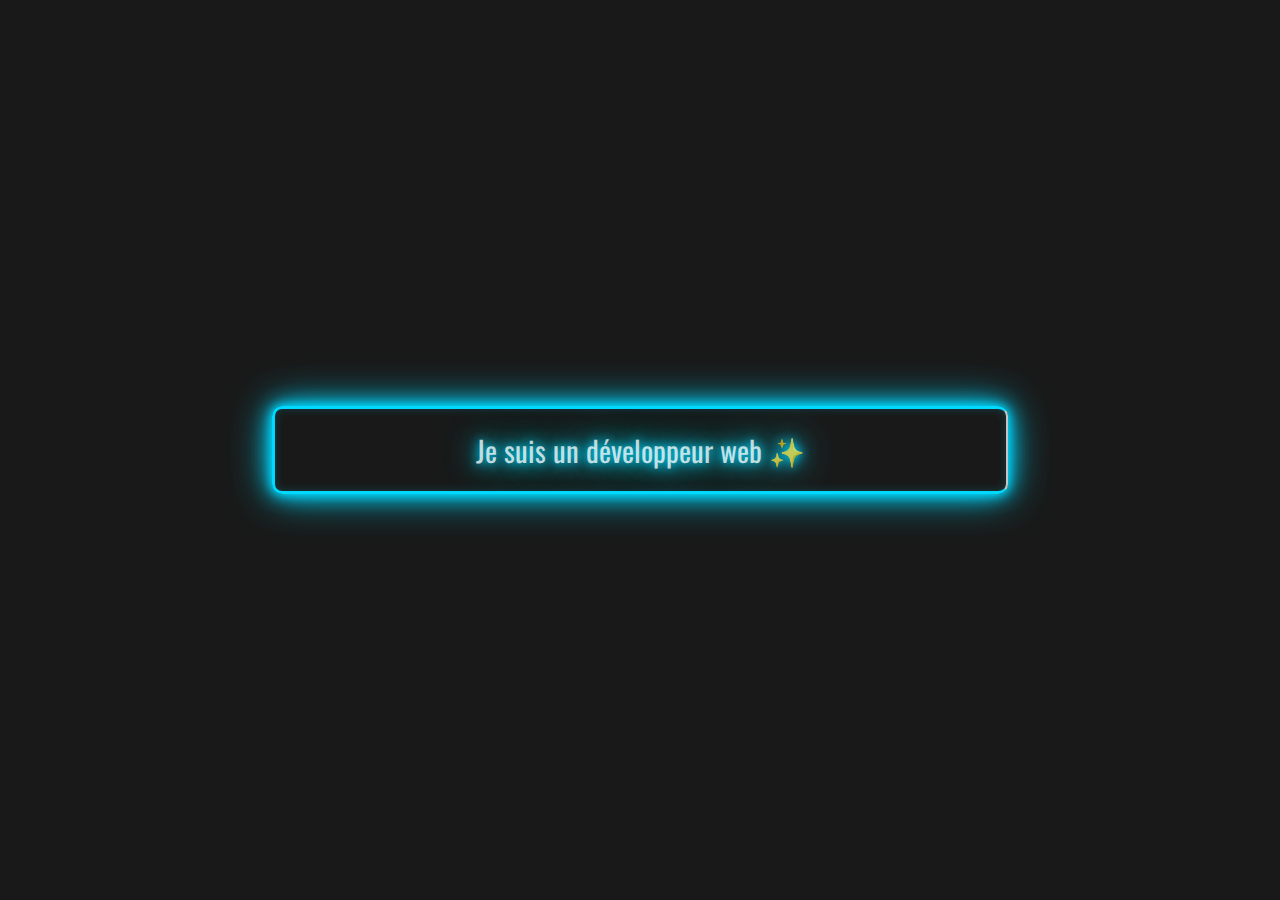
<file: typewriter.html>
<!DOCTYPE html>
<html lang="en">
<head>
    <meta charset="UTF-8">
    <meta name="viewport" content="width=device-width, initial-scale=1.0">
    <title>Typewriter</title>
</head>
<body>
    <style>
        @import url('https://fonts.googleapis.com/css2?family=Oswald:wght@200..700&display=swap');

/* ÉTAPE 1 : Body - Fond noir + centrage */
/* Importe la police "Oswald" depuis Google Fonts avec plusieurs graisses */
@import url('https://fonts.googleapis.com/css2?family=Oswald:wght@200..700&display=swap');

/* ============================= */
/* ÉTAPE 1 : Style global du body */
/* ============================= */
body {
  background-color: rgb(25, 25, 25); /* Définit un fond presque noir pour toute la page */
  min-height: 100vh;                /* Force le body à faire au minimum la hauteur de la fenêtre */
  display: flex;                    /* Active Flexbox pour faciliter le centrage */
  justify-content: center;          /* Centre horizontalement le contenu */
  align-items: center;              /* Centre verticalement le contenu */
  margin: 0;                        /* Supprime les marges par défaut du navigateur */
  padding: 0;                       /* Supprime les espacements internes par défaut */
}

/* ================================= */
/* ÉTAPE 2-8 : Classe .typewriter    */
/* ================================= */
.typewriter {

  /* -------- ÉTAPE 2 : Style de base -------- */
  color: rgba(255, 255, 255, 0.75); /* Définit la couleur du texte en blanc semi-transparent */
  font-family: "Oswald", sans-serif;/* Applique la police Oswald (fallback sans-serif) */
  font-size: 180%;                  /* Augmente la taille du texte par rapport à la taille par défaut */

  /* -------- ÉTAPE 3 : Box model -------- */
  padding: 20px;                    /* Ajoute de l’espace entre le texte et les bordures */
  width: 24em;                      /* Définit la largeur du bloc en fonction de la taille du texte */
  text-align: center;               /* Centre le texte horizontalement */

  /* -------- ÉTAPE 4 : Bordures -------- */
  border-top: 3px solid #00d9ff;    /* Bordure supérieure bleue de 3px */
  border-left: 3px solid #00d9ff;  /* Bordure gauche bleue de 3px */
  border-bottom: 3px solid #00d9ff;/* Bordure inférieure bleue de 3px */
  border-right: 2px solid rgba(255, 255, 255, 0.75); 
                                    /* Bordure droite plus fine pour simuler un curseur */
  border-radius: 10px;              /* Arrondit les angles du cadre */

  /* -------- ÉTAPE 5 : Effet néon (boîte) -------- */
  box-shadow: 
    0 0 10px #00d9ff,               /* Halo lumineux proche */
    0 0 20px #00d9ff,               /* Halo plus large */
    0 0 40px #00d9ff,               /* Halo encore plus diffus */
    inset 0 0 10px rgba(0, 217, 255, 0.2); 
                                    /* Lumière bleutée à l’intérieur du cadre */

  /* -------- Effet néon sur le texte -------- */
  text-shadow: 
    0 0 10px #00d9ff,               /* Lueur proche du texte */
    0 0 20px #00d9ff,               /* Lueur intermédiaire */
    0 0 40px #00d9ff;               /* Lueur diffuse */

  /* -------- ÉTAPE 6 : Préparation animation -------- */
  white-space: nowrap;              /* Empêche le texte de passer à la ligne */
  overflow: hidden;                 /* Cache le texte qui dépasse du conteneur */

  /* -------- ÉTAPE 9 : Animations -------- */
  animation: 
    typewriter 4s steps(44) 1s 1 normal both,
                                    /* Anime la largeur pour créer l’effet machine à écrire */
    blinkTextCursor 500ms steps(44) infinite normal;
                                    /* Fait clignoter le curseur */
}

/* ================================= */
/* ÉTAPE 7 : Animation machine à écrire */
/* ================================= */
@keyframes typewriter {
  from {
    width: 0;                       /* Le texte commence totalement caché */
  }
  to {
    width: 24em;                    /* Le texte devient entièrement visible */
  }
}

/* ================================= */
/* ÉTAPE 8 : Animation du curseur    */
/* ================================= */
@keyframes blinkTextCursor {
  from {
    border-right-color: rgba(255, 255, 255, 0.75);
                                    /* Curseur visible */
  }
  to {
    border-right-color: transparent;
                                    /* Curseur invisible (clignotement) */
  }
}


    </style>
   <p class="typewriter">Je suis un développeur web ✨</p>
</body>
</html>
</file>
<file: cartevisite.css>
:root {
    --couleur-principale: #3498db;
    --couleur-texte: #2c3e50;
}

* {
    margin: 0;
    padding: 0;
}

body {
    font-family: Arial, sans-serif;
    color: var(--couleur-texte);
}

header {
    background-color: var(--couleur-principale);
    color: white;
    text-align: center;
    padding: 40px;
}

section {
    max-width: 800px;
    margin: 30px auto;
    padding: 30px;
    background: white;
    border-radius: 10px;
    box-shadow: 0 2px 10px rgba(0, 0, 0, 0.1);
}

h2 {
    color: var(--couleur-principale);
    border-bottom: 3px solid var(--couleur-principale);
    padding-bottom: 10px;
}

footer {
    text-align: center;
    padding: 20px;
    background: var(--couleur-principale);
    color: white;
}
</file>
<file: style.css>
/* Reset et base */
* {
    margin: 0;
    padding: 0;
    box-sizing: border-box;
}

body {
    font-family: 'Segoe UI', Tahoma, Geneva, Verdana, sans-serif;
    background: linear-gradient(135deg, #667eea 0%, #764ba2 100%);
    color: #2c3e50;
    overflow: hidden;
    height: 100vh;
}

/* Logo Label Emmaüs */
.logo {
    position: fixed;
    top: 20px;
    left: 30px;
    background: rgba(255, 255, 255, 0.95);
    padding: 10px 20px;
    border-radius: 25px;
    font-weight: bold;
    color: #8b5a87;
    font-size: 1.1rem;
    box-shadow: 0 4px 15px rgba(0, 0, 0, 0.1);
    z-index: 1000;
    backdrop-filter: blur(10px);
    border: 2px solid rgba(139, 90, 135, 0.2);
}

/* Container principal */
.slideshow-container {
    position: relative;
    width: 100vw;
    height: 100vh;
    display: flex;
    align-items: center;
    justify-content: center;
}

/* Slides */
.slide {
    display: none;
    background: rgba(255, 255, 255, 0.95);
    backdrop-filter: blur(20px);
    border-radius: 20px;
    padding: 50px;
    margin: 80px 40px 120px;
    box-shadow: 0 20px 40px rgba(0, 0, 0, 0.15);
    text-align: center;
    max-width: 1200px;
    width: 90%;
    min-height: 70vh;
    max-height: 80vh;
    animation: slideIn 0.6s ease-out;
    overflow-y: auto;
    position: relative;
}

.slide.active {
    display: block;
}

@keyframes slideIn {
    from {
        opacity: 0;
        transform: translateY(30px) scale(0.98);
    }
    to {
        opacity: 1;
        transform: translateY(0) scale(1);
    }
}

/* Typographie */
h1 {
    font-size: 3.2rem;
    color: #2c3e50;
    margin-bottom: 1rem;
    font-weight: 700;
    text-shadow: 2px 2px 4px rgba(0,0,0,0.1);
    line-height: 1.2;
}

h2 {
    font-size: 2.3rem;
    color: #34495e;
    margin-bottom: 2rem;
    font-weight: 600;
    line-height: 1.3;
}

h3 {
    font-size: 1.6rem;
    color: #2980b9;
    margin: 1.5rem 0 1rem;
    font-weight: 600;
}

h4 {
    font-size: 1.3rem;
    color: #8e44ad;
    margin: 1rem 0 0.5rem;
    font-weight: 600;
}

p {
    font-size: 1.2rem;
    line-height: 1.6;
    margin: 1rem 0;
    color: #34495e;
}

/* Highlight pour les mots importants */
.highlight {
    background: linear-gradient(120deg, #ffd700 0%, #ffed4a 100%);
    padding: 3px 8px;
    border-radius: 5px;
    font-weight: 600;
    color: #2c3e50;
    box-shadow: 0 2px 4px rgba(0,0,0,0.1);
}

/* Timeline pour le programme */
.timeline {
    text-align: left;
    max-width: 900px;
    margin: 0 auto;
    padding: 20px;
    background: rgba(255,255,255,0.5);
    border-radius: 15px;
    backdrop-filter: blur(10px);
}

.time-item {
    display: flex;
    align-items: center;
    padding: 18px 0;
    border-left: 4px solid #3498db;
    margin-left: 30px;
    padding-left: 40px;
    position: relative;
    font-size: 1.2rem;
    transition: all 0.3s ease;
}

.time-item:hover {
    transform: translateX(5px);
    border-left-color: #2980b9;
}

.time-item::before {
    content: '';
    position: absolute;
    left: -10px;
    top: 50%;
    transform: translateY(-50%);
    width: 16px;
    height: 16px;
    background: linear-gradient(45deg, #3498db, #2980b9);
    border-radius: 50%;
    box-shadow: 0 2px 8px rgba(52, 152, 219, 0.4);
}

.time-item .time {
    background: linear-gradient(45deg, #3498db, #2980b9);
    color: white;
    padding: 8px 16px;
    border-radius: 20px;
    font-weight: 600;
    min-width: 160px;
    text-align: center;
    margin-right: 25px;
    font-size: 1rem;
    box-shadow: 0 4px 12px rgba(52, 152, 219, 0.3);
}

/* Schema/diagrammes */
.schema {
    display: flex;
    justify-content: center;
    align-items: center;
    gap: 25px;
    margin: 2rem 0;
    flex-wrap: wrap;
}

.box {
    background: linear-gradient(145deg, #ffffff, #f8f9fa);
    border: 2px solid #e9ecef;
    border-radius: 15px;
    padding: 25px;
    text-align: center;
    min-width: 200px;
    box-shadow: 0 8px 25px rgba(0,0,0,0.08);
    transition: all 0.3s ease;
    position: relative;
    overflow: hidden;
}

.box::before {
    content: '';
    position: absolute;
    top: 0;
    left: -100%;
    width: 100%;
    height: 100%;
    background: linear-gradient(90deg, transparent, rgba(255,255,255,0.4), transparent);
    transition: left 0.5s;
}

.box:hover {
    transform: translateY(-8px);
    box-shadow: 0 15px 35px rgba(0,0,0,0.15);
    border-color: #3498db;
}

.box:hover::before {
    left: 100%;
}

.box strong {
    display: block;
    font-size: 1.3rem;
    margin-bottom: 8px;
    color: #fafafa;
}

.box small {
    font-size: 0.95rem;
    color: #dee6e7;
    line-height: 1.4;
}

.arrow {
    font-size: 2.5rem;
    color: #3498db;
    font-weight: bold;
    text-shadow: 2px 2px 4px rgba(0,0,0,0.1);
    animation: pulse 2s infinite;
}

@keyframes pulse {
    0%, 100% { transform: scale(1); }
    50% { transform: scale(1.1); }
}

/* Blocs de code */
.code-block {
    background: linear-gradient(145deg, #2c3e50, #34495e);
    color: #ecf0f1;
    padding: 25px;
    border-radius: 12px;
    font-family: 'Consolas', 'Monaco', 'Courier New', monospace;
    font-size: 1rem;
    line-height: 1.6;
    margin: 1.5rem 0;
    overflow-x: auto;
    position: relative;
    border-left: 4px solid #3498db;
    box-shadow: 0 8px 25px rgba(0,0,0,0.2);
    white-space: pre-wrap;
}

.code-block::before {
    content: '';
    position: absolute;
    top: 0;
    left: 0;
    right: 0;
    height: 3px;
    background: linear-gradient(90deg, #3498db, #2980b9, #3498db);
    border-radius: 12px 12px 0 0;
}

.code-block .highlight {
    background: linear-gradient(45deg, #e74c3c, #c0392b);
    color: white;
    padding: 2px 6px;
    border-radius: 4px;
    font-weight: 600;
}

/* Listes */
ul, ol {
    text-align: left;
    font-size: 1.1rem;
    line-height: 1.8;
    margin: 1rem 0;
}

ul li, ol li {
    margin: 0.8rem 0;
    padding-left: 0.5rem;
    position: relative;
}

ul li::before {
    content: "✨";
    margin-right: 8px;
    font-size: 1.1em;
}

/* Compteur de slides */
.slide-counter {
    position: fixed;
    top: 20px;
    right: 30px;
    background: rgba(255, 255, 255, 0.95);
    padding: 10px 20px;
    border-radius: 25px;
    font-weight: 600;
    color: #34495e;
    font-size: 1rem;
    box-shadow: 0 4px 15px rgba(0, 0, 0, 0.1);
    backdrop-filter: blur(10px);
    border: 2px solid rgba(52, 152, 219, 0.2);
}

/* Navigation */
.navigation {
    position: fixed;
    bottom: 30px;
    left: 50%;
    transform: translateX(-50%);
    display: flex;
    gap: 20px;
    z-index: 1000;
}

.nav-btn {
    background: linear-gradient(145deg, #3498db, #2980b9);
    color: white;
    border: none;
    padding: 15px 30px;
    border-radius: 30px;
    font-size: 1.1rem;
    font-weight: 600;
    cursor: pointer;
    transition: all 0.3s ease;
    box-shadow: 0 4px 15px rgba(52, 152, 219, 0.3);
    position: relative;
    overflow: hidden;
}

.nav-btn::before {
    content: '';
    position: absolute;
    top: 0;
    left: -100%;
    width: 100%;
    height: 100%;
    background: linear-gradient(90deg, transparent, rgba(255,255,255,0.2), transparent);
    transition: left 0.5s;
}

.nav-btn:hover {
    background: linear-gradient(145deg, #2980b9, #3498db);
    transform: translateY(-3px);
    box-shadow: 0 6px 20px rgba(52, 152, 219, 0.4);
}

.nav-btn:hover::before {
    left: 100%;
}

.nav-btn:active {
    transform: translateY(-1px);
}

/* Boîtes colorées pour conseils/alertes */
.info-box {
    padding: 25px;
    border-radius: 15px;
    margin: 2rem 0;
    border-left: 5px solid;
    box-shadow: 0 4px 15px rgba(0,0,0,0.08);
    backdrop-filter: blur(10px);
    position: relative;
    overflow: hidden;
}

.info-box::before {
    content: '';
    position: absolute;
    top: 0;
    left: 0;
    right: 0;
    height: 2px;
    opacity: 0.3;
}

.info-box.blue {
    background: rgba(52, 152, 219, 0.15);
    border-color: #3498db;
}

.info-box.blue::before {
    background: linear-gradient(90deg, #3498db, #2980b9);
}

.info-box.green {
    background: rgba(46, 204, 113, 0.15);
    border-color: #2ecc71;
}

.info-box.green::before {
    background: linear-gradient(90deg, #2ecc71, #27ae60);
}

.info-box.yellow {
    background: rgba(255, 215, 0, 0.2);
    border-color: #f1c40f;
}

.info-box.yellow::before {
    background: linear-gradient(90deg, #f1c40f, #f39c12);
}

.info-box.red {
    background: rgba(231, 76, 60, 0.15);
    border-color: #e74c3c;
}

.info-box.red::before {
    background: linear-gradient(90deg, #e74c3c, #c0392b);
}

/* Grille pour les éléments côte à côte */
.grid-2 {
    display: grid;
    grid-template-columns: 1fr 1fr;
    gap: 35px;
    margin: 2rem 0;
    align-items: start;
}

/* Animations pour les éléments interactifs */
.slide h1, .slide h2 {
    animation: fadeInUp 0.8s ease-out 0.2s both;
}

.slide p, .slide ul, .slide .code-block {
    animation: fadeInUp 0.8s ease-out 0.4s both;
}

.slide .info-box {
    animation: fadeInUp 0.8s ease-out 0.6s both;
}

@keyframes fadeInUp {
    from {
        opacity: 0;
        transform: translateY(30px);
    }
    to {
        opacity: 1;
        transform: translateY(0);
    }
}

/* Style pour les liens */
a {
    color: #3498db;
    text-decoration: none;
    font-weight: 600;
    border-bottom: 2px solid transparent;
    transition: all 0.3s ease;
}

a:hover {
    border-color: #3498db;
    color: #2980b9;
}

/* Animation clignotante pour le curseur */
@keyframes blink {
    0%, 50% { opacity: 1; }
    51%, 100% { opacity: 0; }
}

/* Scroll personnalisé pour les slides longues */
.slide::-webkit-scrollbar {
    width: 8px;
}

.slide::-webkit-scrollbar-track {
    background: rgba(0,0,0,0.1);
    border-radius: 4px;
}

.slide::-webkit-scrollbar-thumb {
    background: linear-gradient(45deg, #3498db, #2980b9);
    border-radius: 4px;
}

.slide::-webkit-scrollbar-thumb:hover {
    background: linear-gradient(45deg, #2980b9, #3498db);
}

/* Responsive Design */
@media (max-width: 1024px) {
    .slide {
        padding: 40px 35px;
        margin: 70px 30px 110px;
        min-height: 65vh;
    }
    
    h1 {
        font-size: 2.8rem;
    }
    
    h2 {
        font-size: 2.1rem;
    }
    
    .grid-2 {
        gap: 25px;
    }
}

@media (max-width: 768px) {
    .slide {
        padding: 30px 25px;
        margin: 60px 20px 100px;
        min-height: 60vh;
        max-height: 75vh;
    }
    
    h1 {
        font-size: 2.3rem;
    }
    
    h2 {
        font-size: 1.8rem;
    }
    
    h3 {
        font-size: 1.4rem;
    }
    
    p {
        font-size: 1.1rem;
    }
    
    .schema {
        flex-direction: column;
        gap: 20px;
    }
    
    .box {
        min-width: auto;
        width: 100%;
        max-width: 300px;
    }
    
    .arrow {
        transform: rotate(90deg);
        font-size: 2rem;
    }
    
    .grid-2 {
        grid-template-columns: 1fr;
        gap: 20px;
    }
    
    .navigation {
        bottom: 20px;
        gap: 15px;
    }
    
    .nav-btn {
        padding: 12px 24px;
        font-size: 1rem;
    }
    
    .logo, .slide-counter {
        top: 15px;
        font-size: 0.9rem;
        padding: 8px 16px;
    }
    
    .timeline {
        padding: 15px;
    }
    
    .time-item {
        flex-direction: column;
        align-items: flex-start;
        padding-left: 25px;
        margin-left: 20px;
    }
    
    .time-item .time {
        margin-right: 0;
        margin-bottom: 8px;
        min-width: auto;
    }
    
    .code-block {
        font-size: 0.9rem;
        padding: 20px;
    }
}

@media (max-width: 480px) {
    .slide {
        padding: 25px 20px;
        margin: 50px 15px 90px;
    }
    
    h1 {
        font-size: 2rem;
    }
    
    h2 {
        font-size: 1.6rem;
    }
    
    .logo, .slide-counter {
        left: 15px;
        right: 15px;
        top: 10px;
        font-size: 0.8rem;
        padding: 6px 12px;
    }
    
    .slide-counter {
        left: auto;
        right: 15px;
    }
    
    .navigation {
        bottom: 15px;
        gap: 10px;
    }
    
    .nav-btn {
        padding: 10px 20px;
        font-size: 0.9rem;
    }
    
    .info-box {
        padding: 20px;
        margin: 1.5rem 0;
    }
}

/* Améliorations pour l'accessibilité */
@media (prefers-reduced-motion: reduce) {
    .slide,
    .slide h1,
    .slide h2,
    .slide p,
    .slide ul,
    .slide .code-block,
    .slide .info-box,
    .nav-btn,
    .box,
    .time-item,
    .arrow {
        animation: none;
        transition: none;
    }
}

/* Mode sombre (optionnel) */
@media (prefers-color-scheme: dark) {
    body {
        background: linear-gradient(135deg, #2c3e50 0%, #4a6741 100%);
    }
    
    .slide {
        background: rgba(44, 62, 80, 0.95);
        color: #ecf0f1;
    }
    
    h1, h2, h3, h4, p {
        color: #ecf0f1;
    }
    
    .box {
        background: linear-gradient(145deg, #34495e, #2c3e50);
        border-color: #4a6741;
        color: #ecf0f1;
    }
    
    .logo, .slide-counter {
        background: rgba(44, 62, 80, 0.95);
        color: #ecf0f1;
    }
  

  .rouge {
    color: red ;
  }
}

/* Ajoutez ce code à la fin de votre style.css */

@media print {
  /* Afficher toutes les slides */
  .slide {
    display: block !important;
    opacity: 1 !important;
    transform: none !important;
    position: static !important;
    page-break-after: always;
    page-break-inside: avoid;
    margin: 0;
    padding: 40px;
    min-height: 90vh;
    width: 100% !important;
    background: white !important;
  }

  /* Cacher la navigation et compteur */
  .navigation,
  .slide-counter {
    display: none !important;
  }

  /* Ajustements de police pour l'impression */
  body {
    font-size: 12pt;
    line-height: 1.4;
    background: white !important;
  }

  h1 { font-size: 24pt; }
  h2 { font-size: 20pt; }
  h3 { font-size: 16pt; }
  
  /* Forcer les couleurs pour l'impression */
  .highlight {
    background: #ffeb3b !important;
    color: #000 !important;
    -webkit-print-color-adjust: exact;
    color-adjust: exact;
  }

  /* Ajuster les boîtes d'info */
  .info-box {
    border: 2px solid #333 !important;
    background: #f5f5f5 !important;
    -webkit-print-color-adjust: exact;
    color-adjust: exact;
  }

  /* Dernière slide sans saut de page */
  .slide:last-child {
    page-break-after: auto;
  }

  
}
</file>
